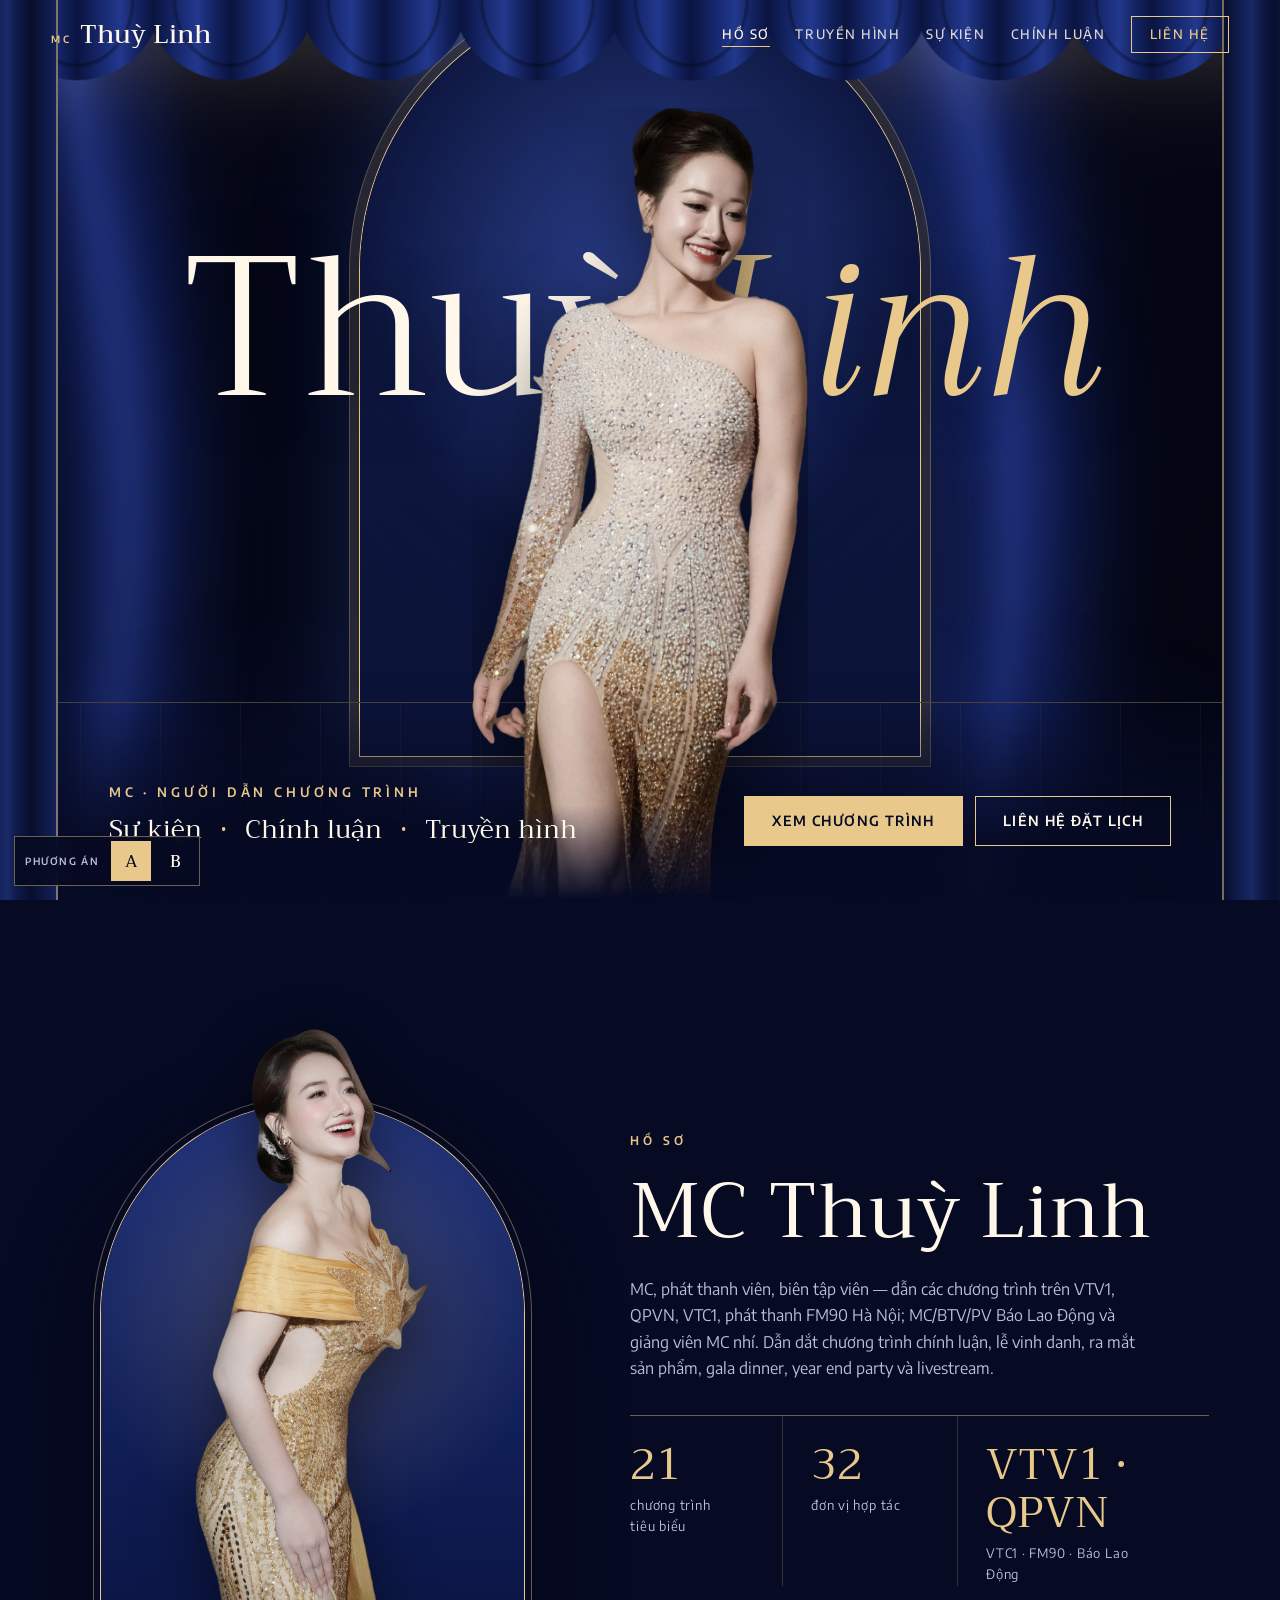
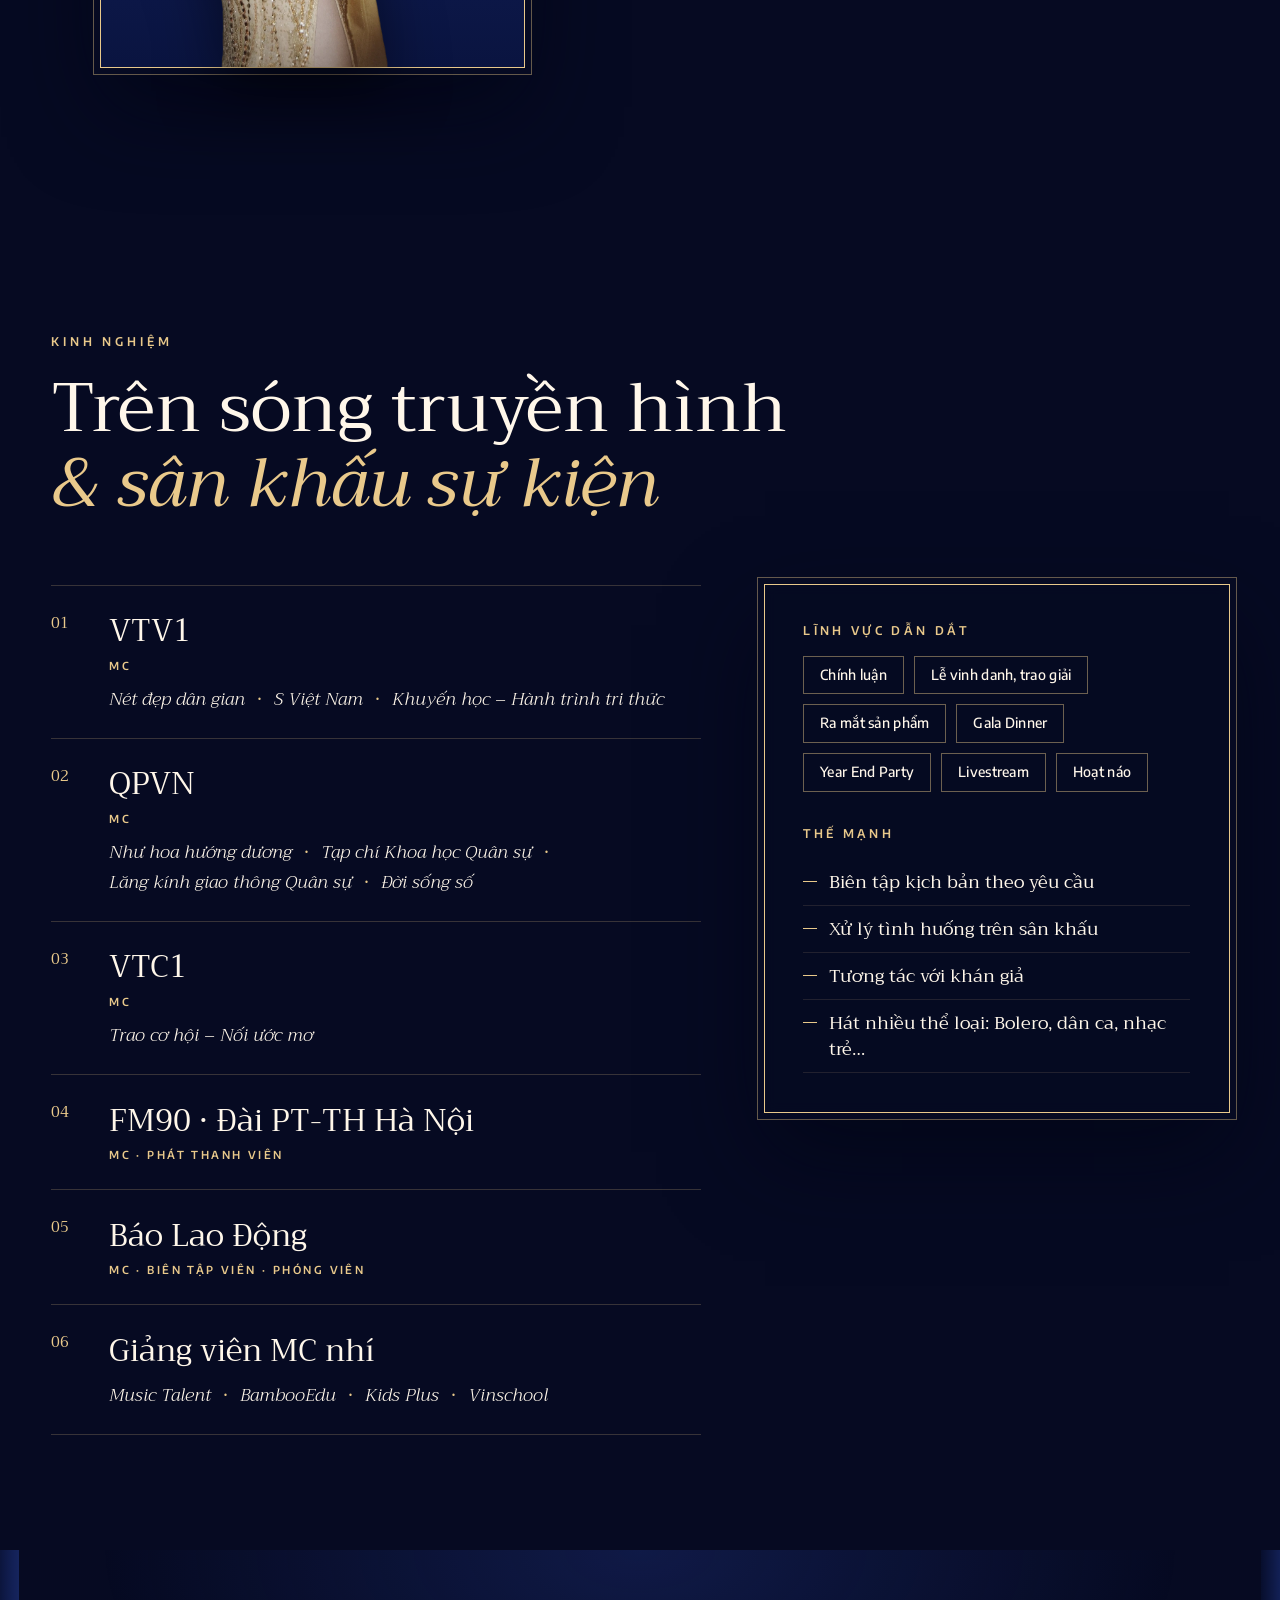
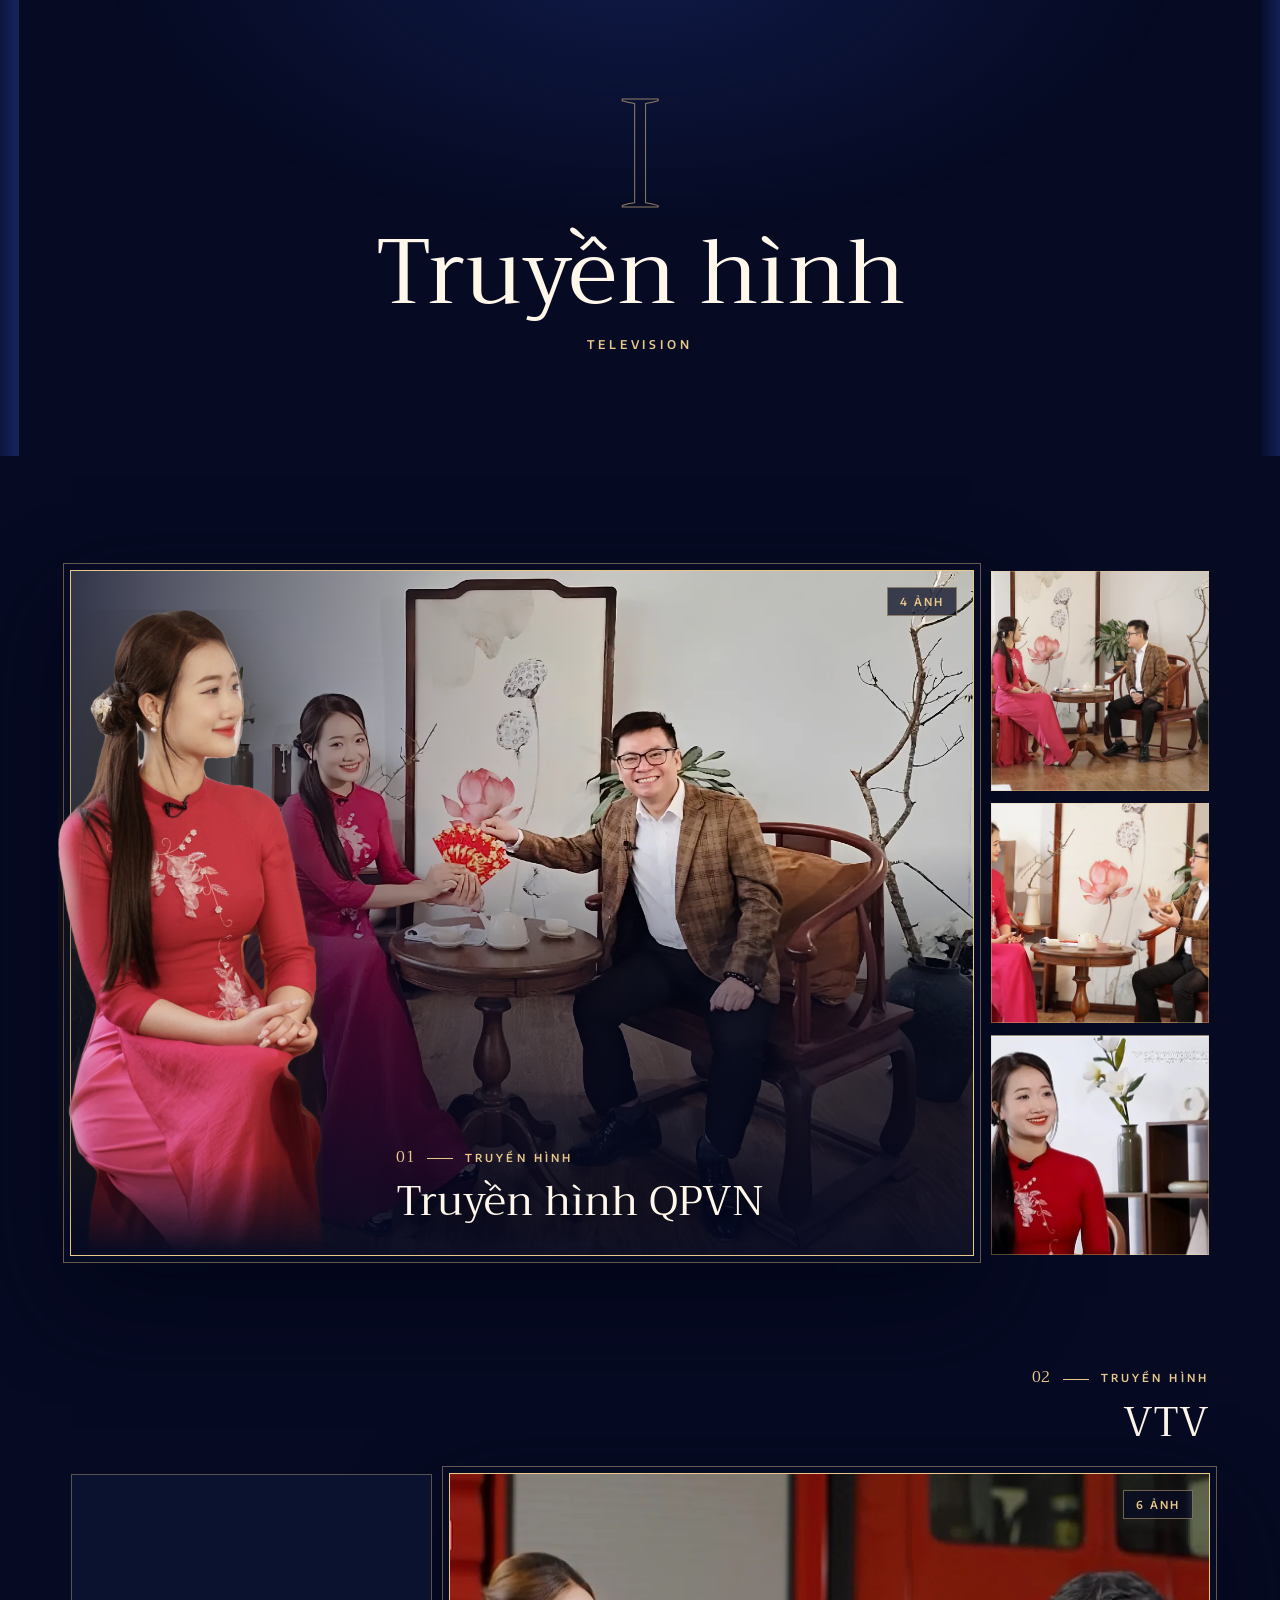
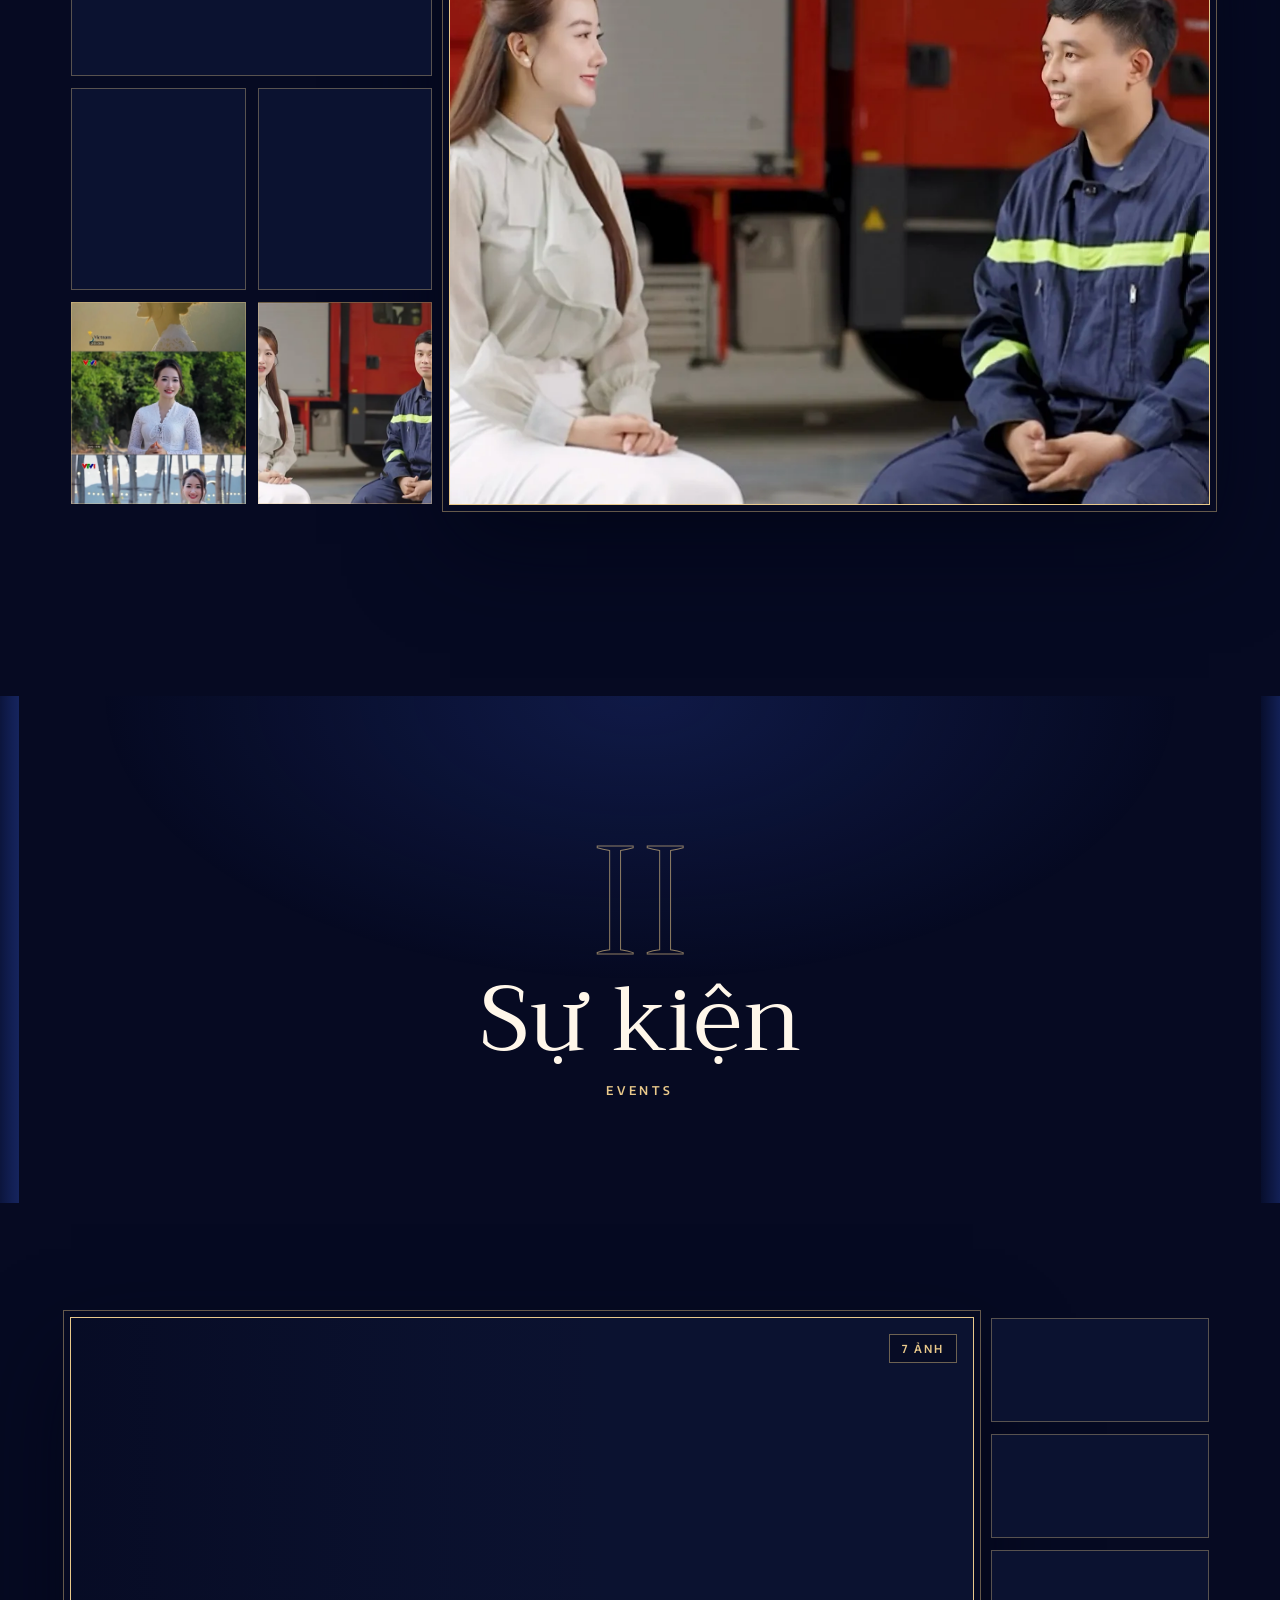
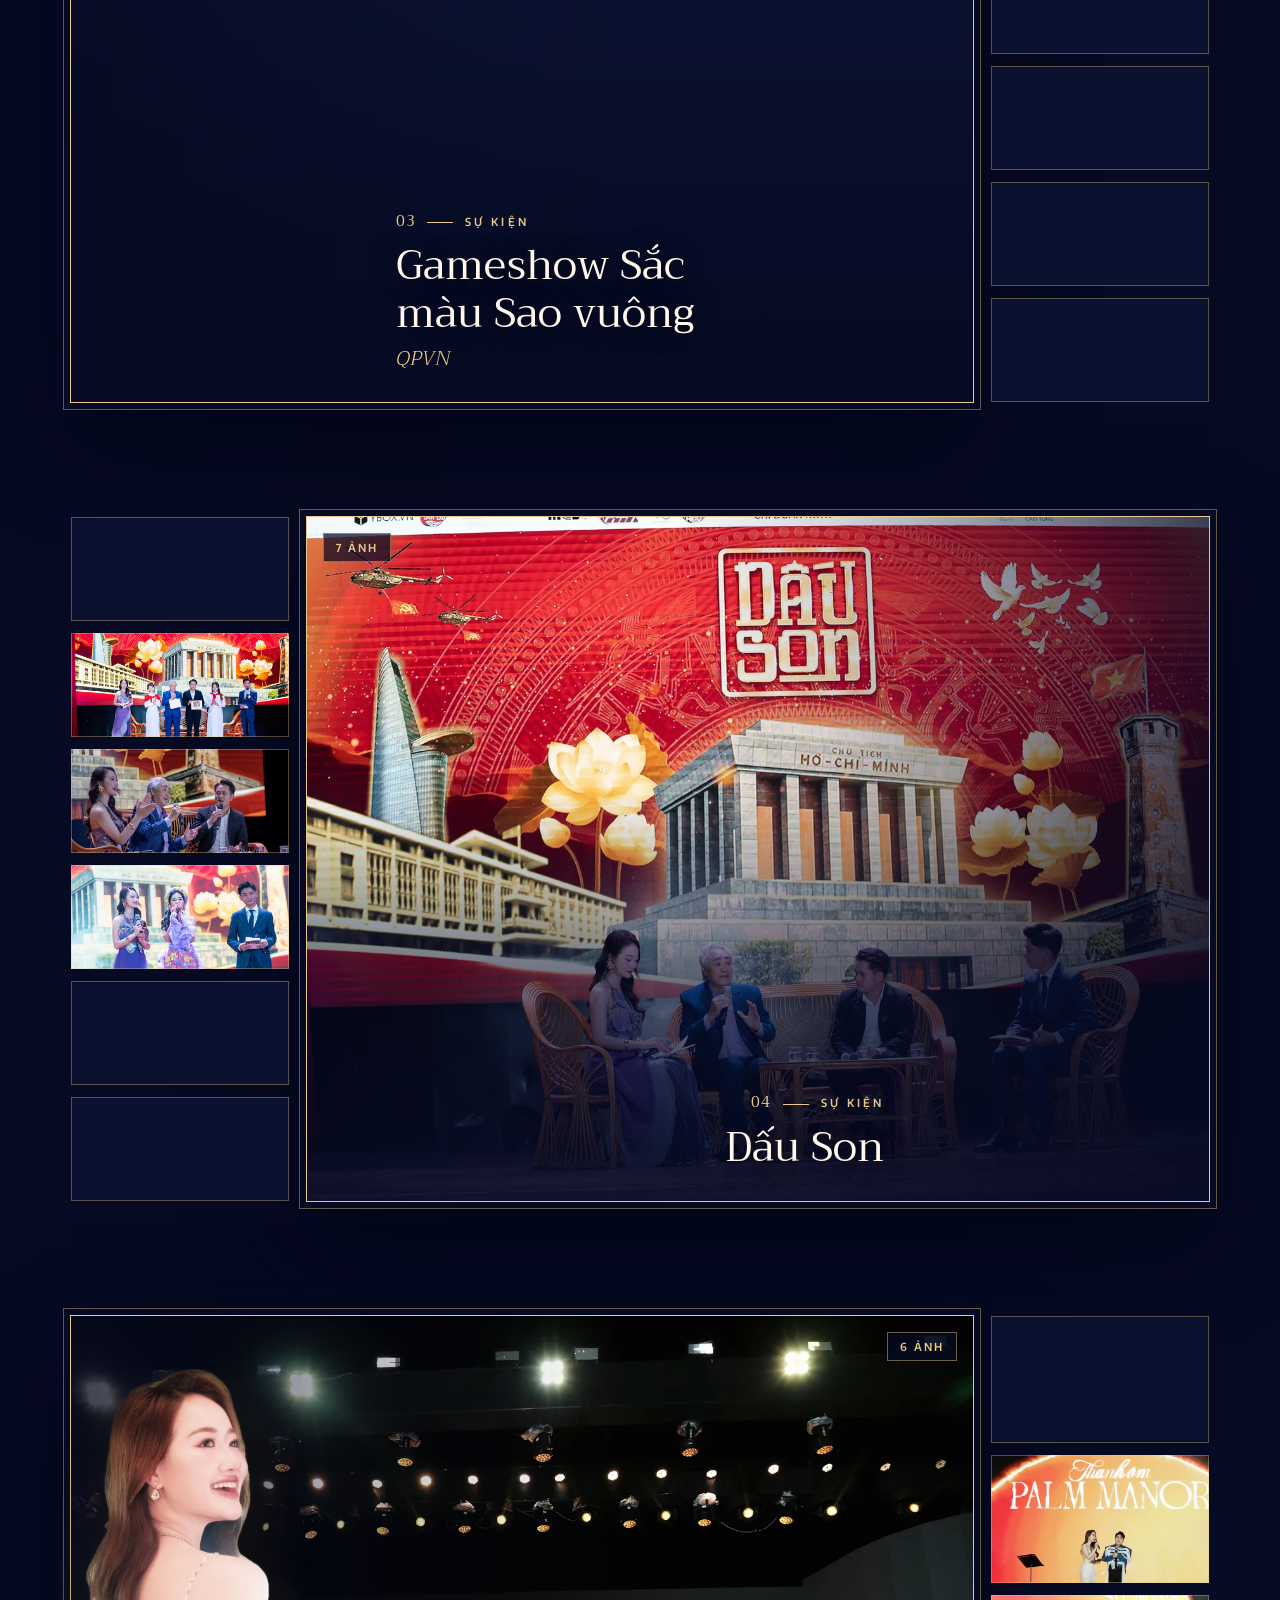
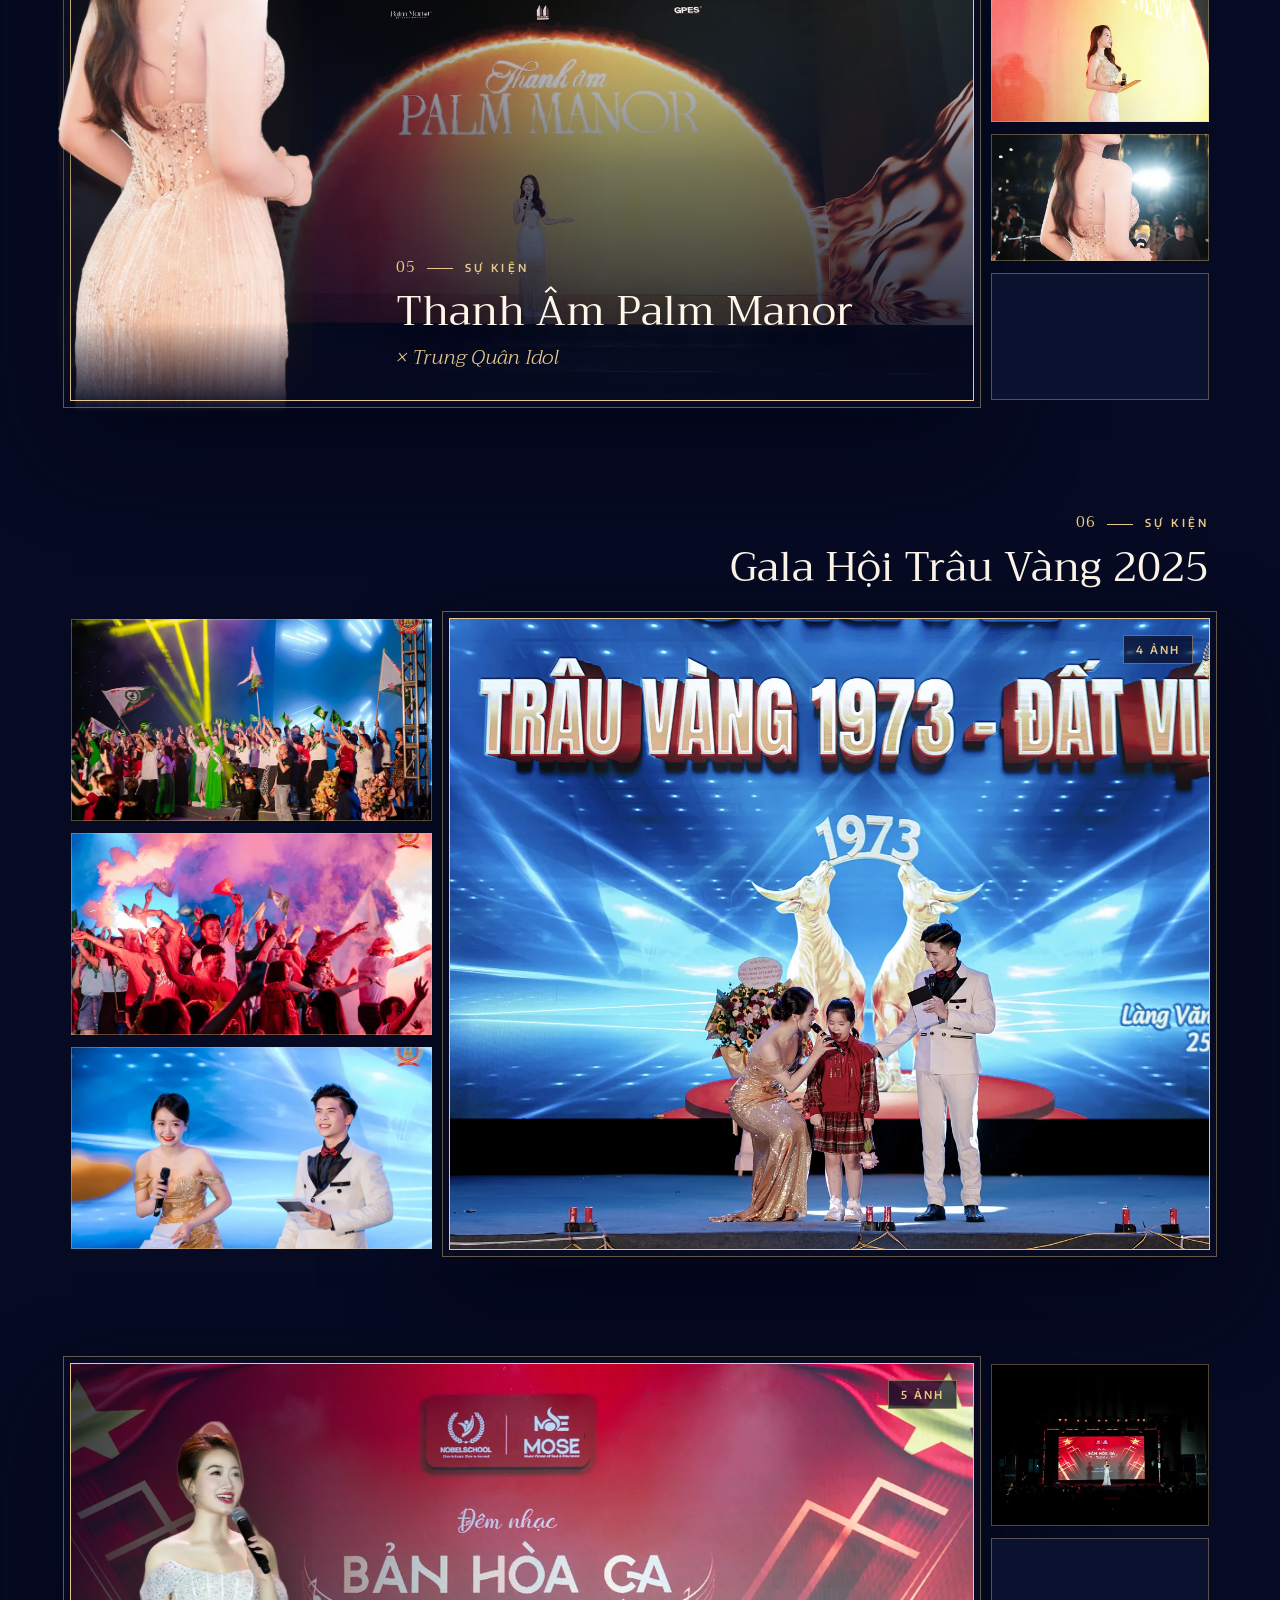
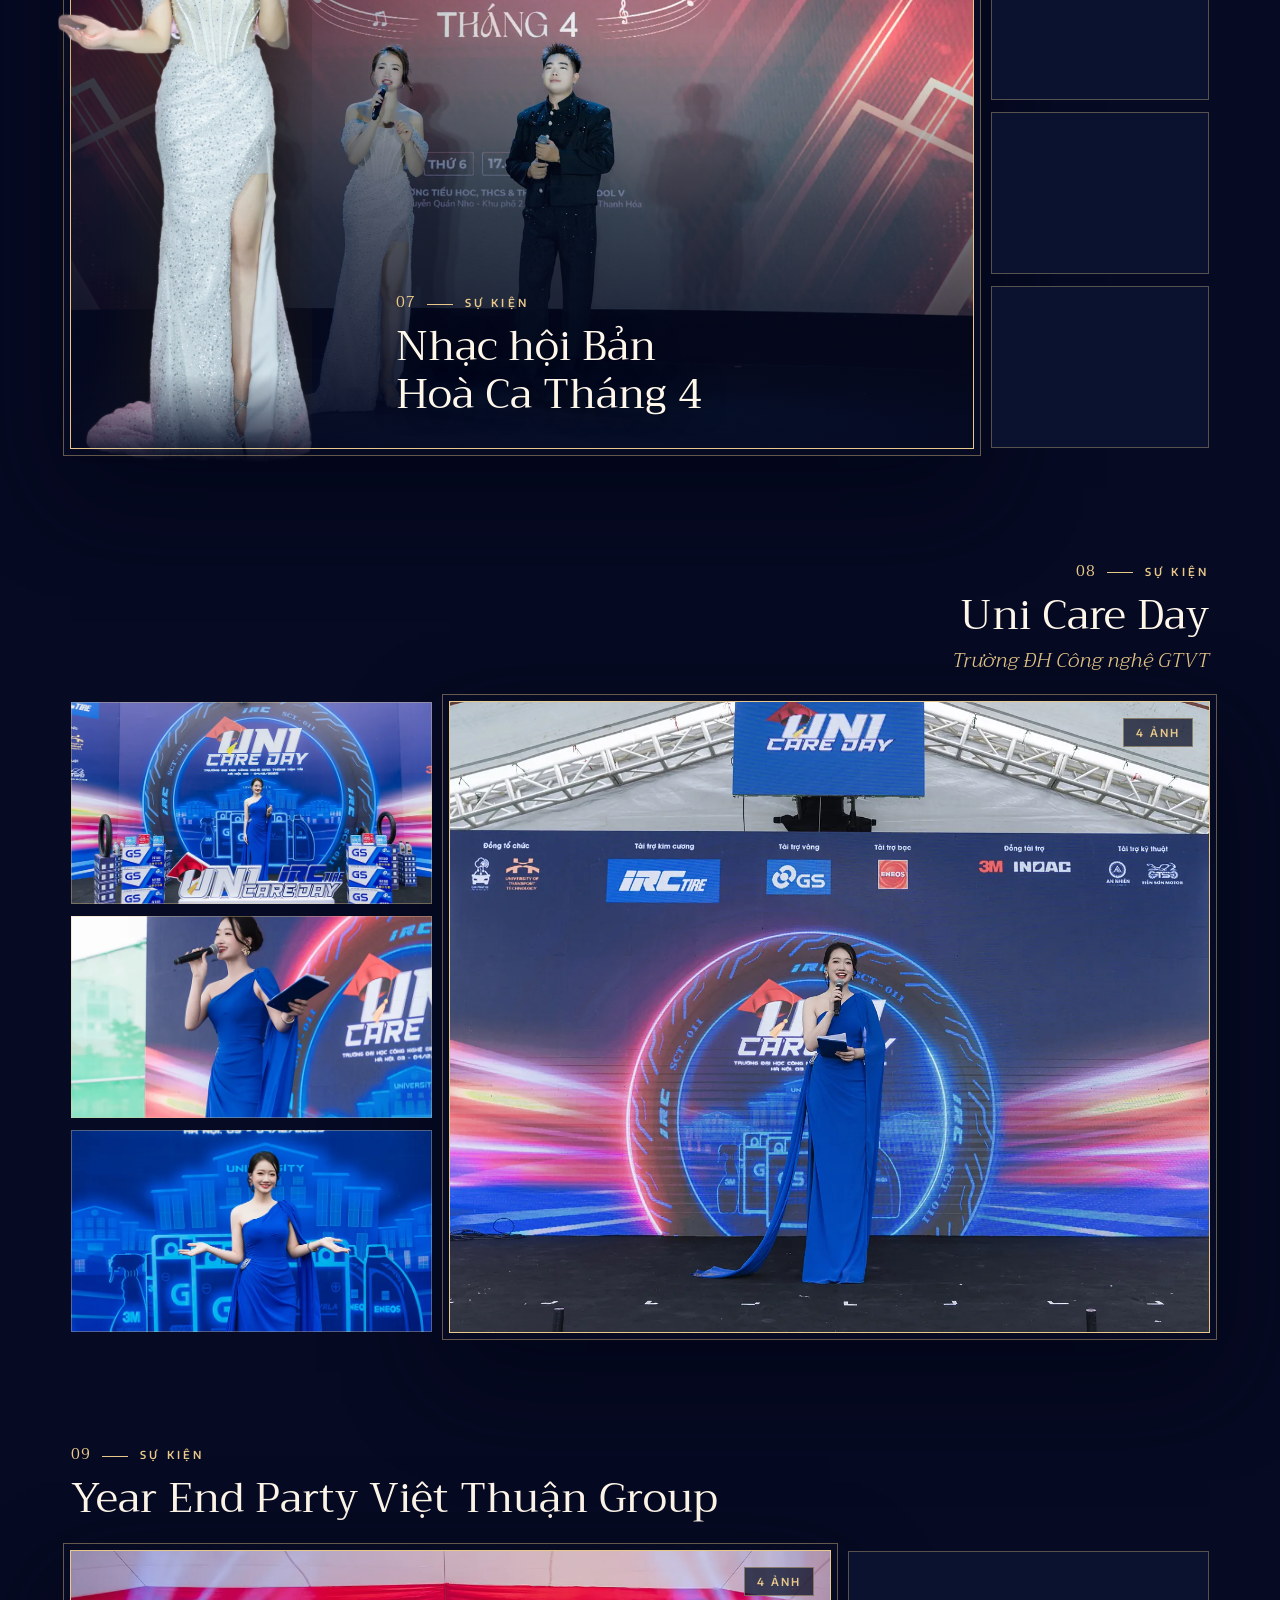
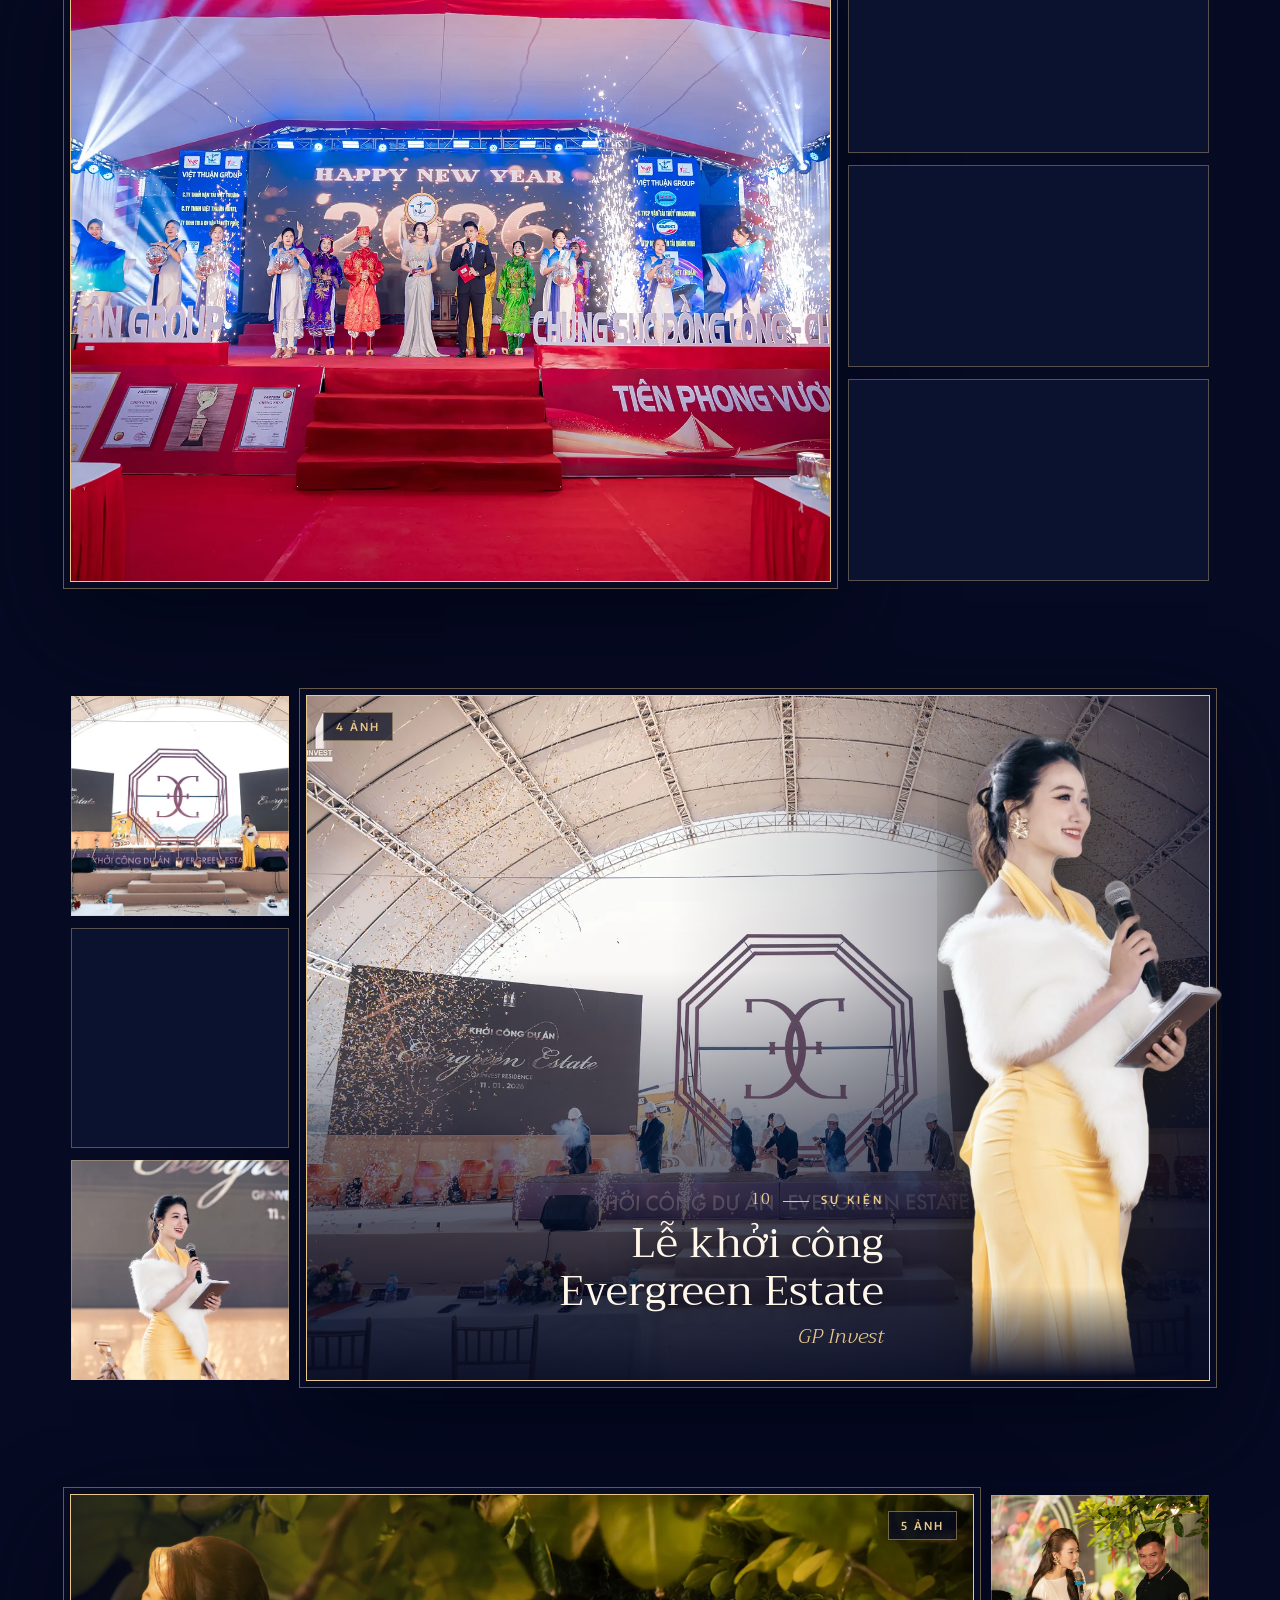
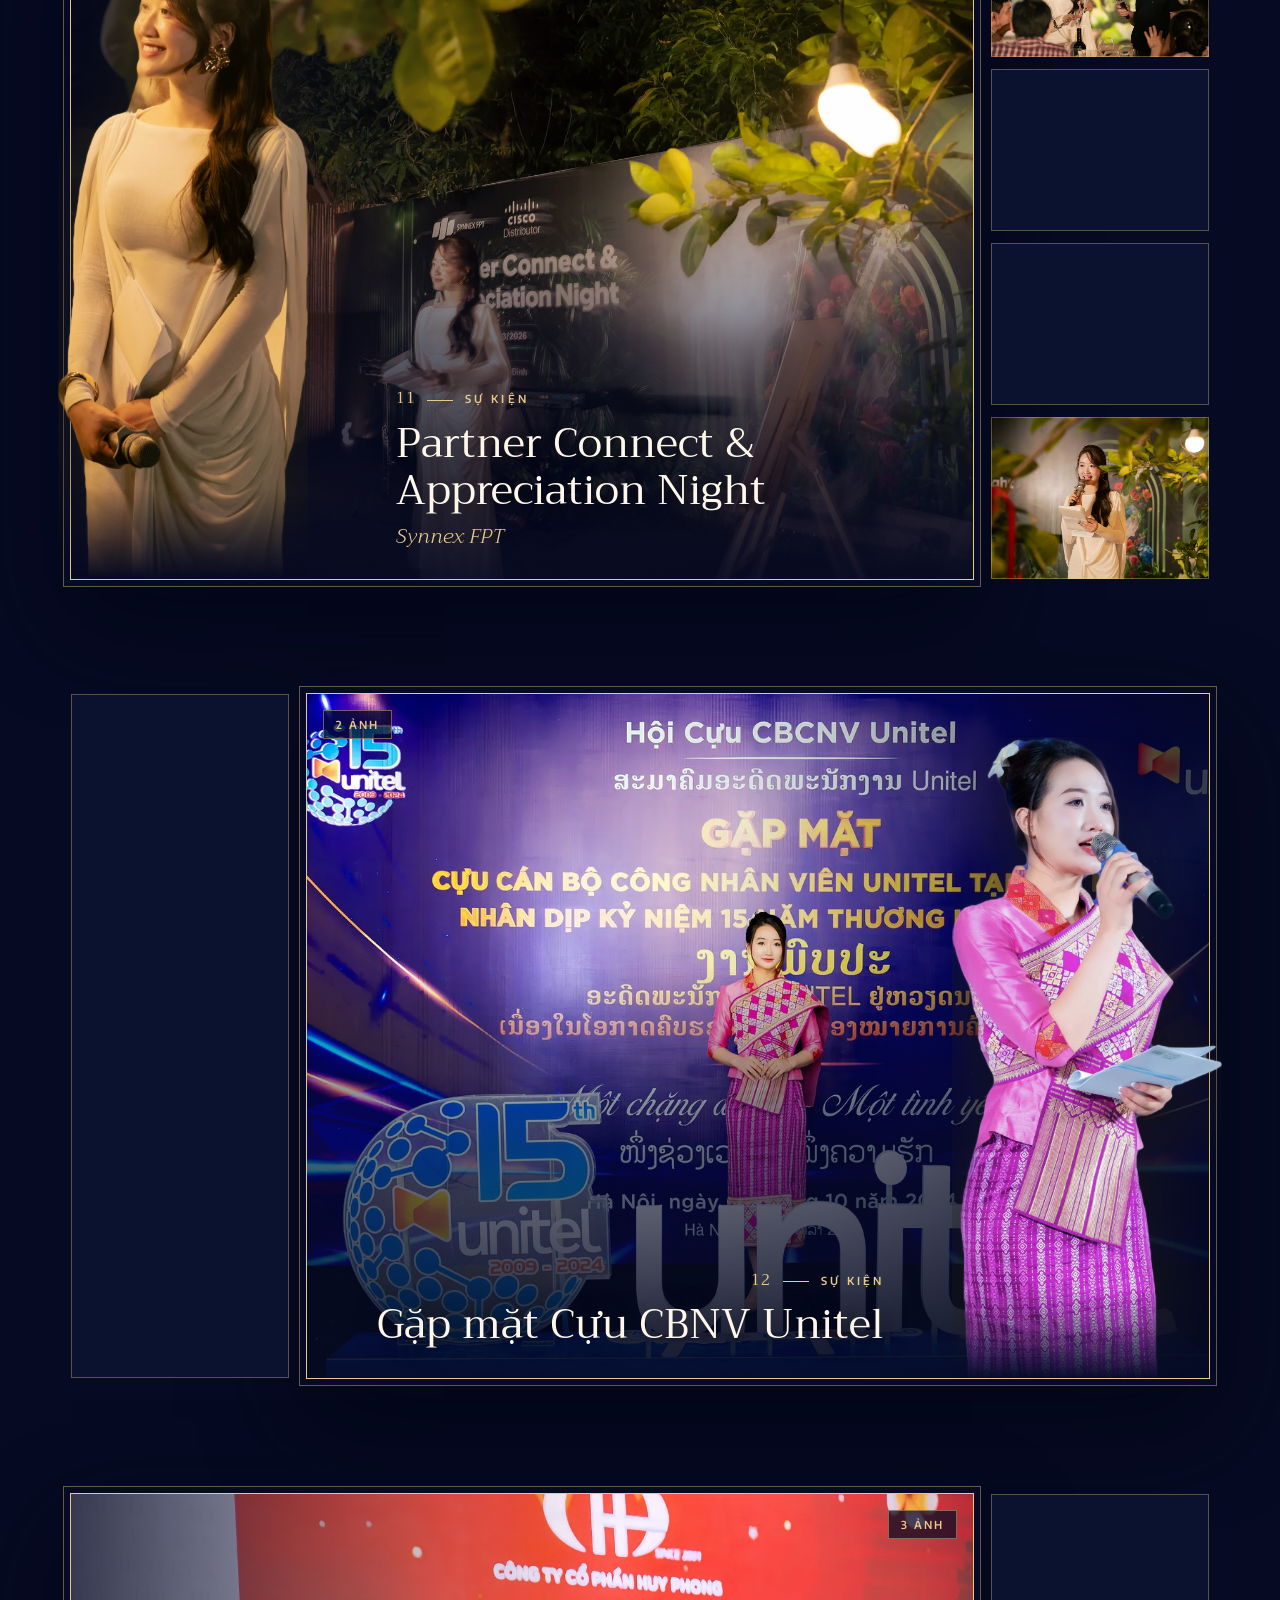
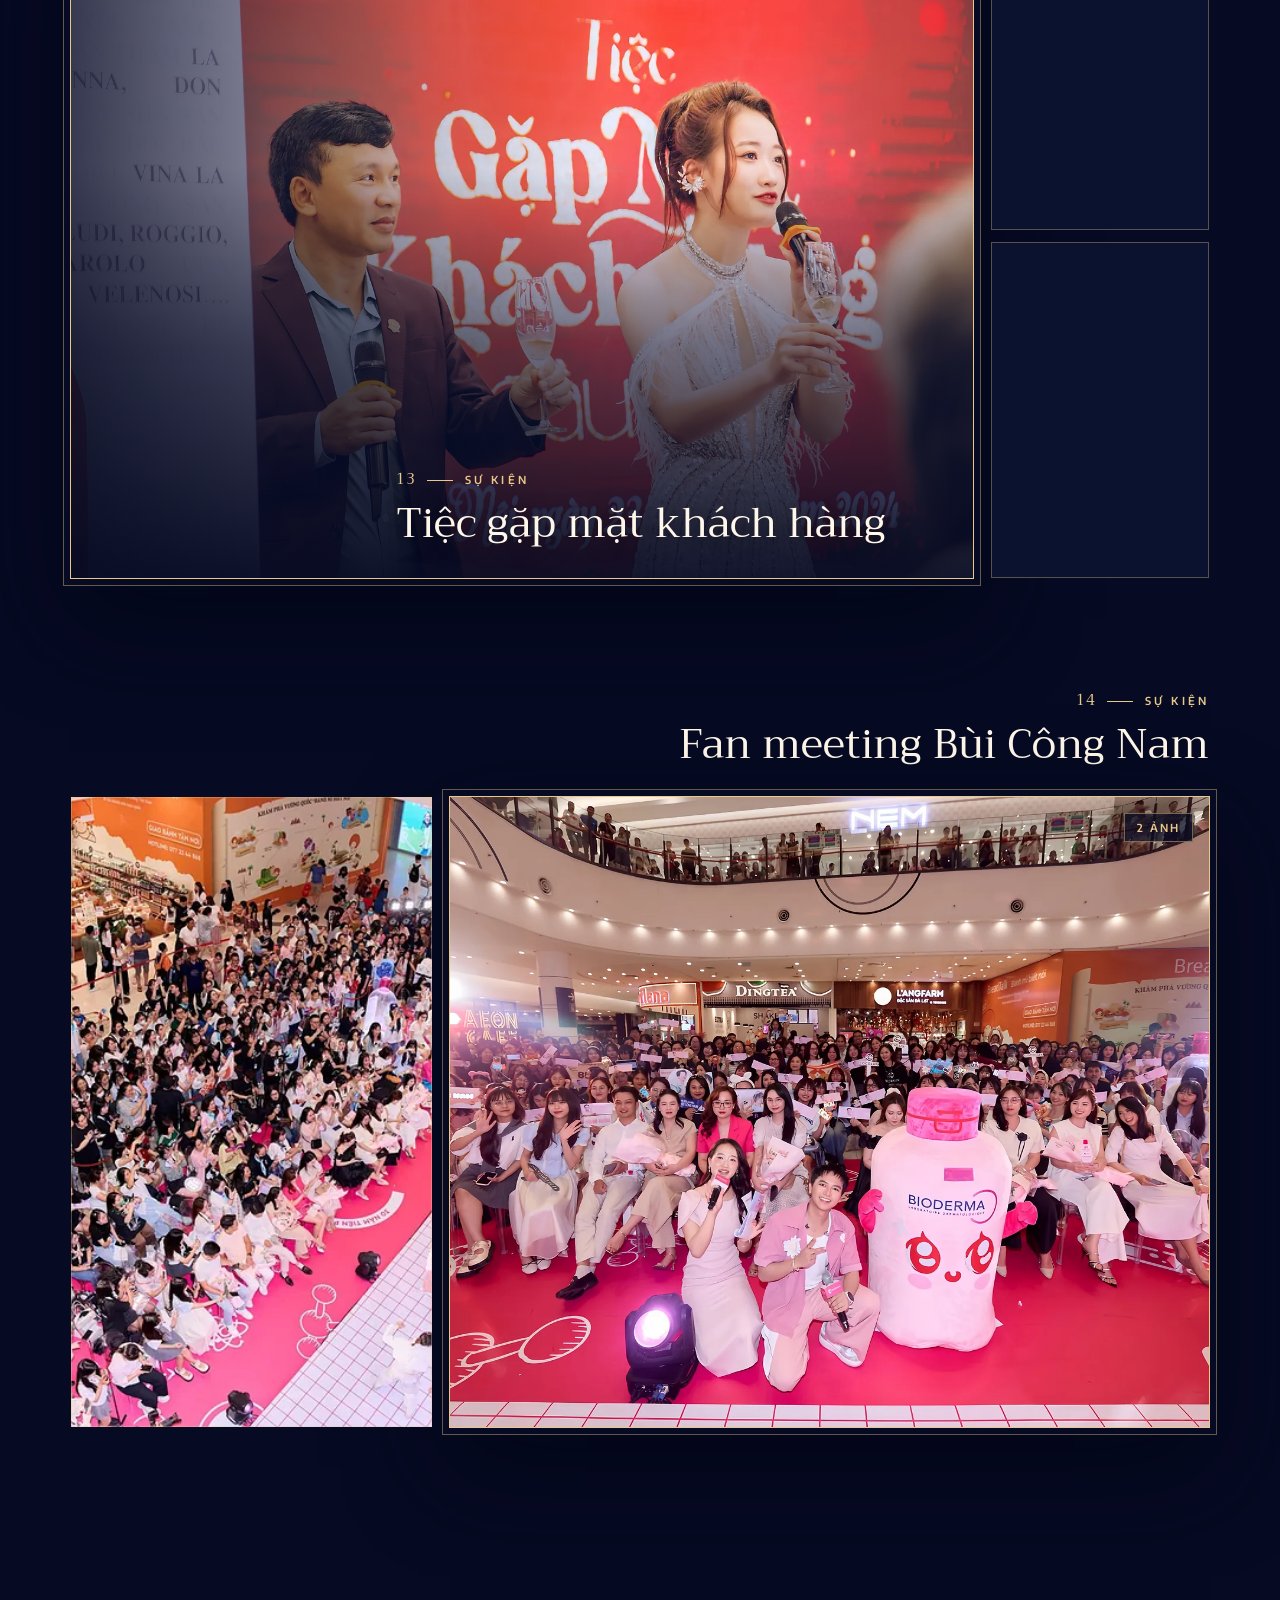
<file: index.html>
<!doctype html>
<html lang="vi">
<head>
<meta charset="utf-8">
<meta name="viewport" content="width=device-width, initial-scale=1, viewport-fit=cover">
<title>MC Thuỳ Linh — Sự kiện · Chính luận · Truyền hình</title>
<meta name="description" content="MC Thuỳ Linh – người dẫn chương trình sự kiện, chính luận và truyền hình. Hồ sơ 21 chương trình tiêu biểu.">
<meta name="theme-color" content="#060A22">
<meta property="og:type" content="website">
<meta property="og:title" content="MC Thuỳ Linh — Người dẫn chương trình">
<meta property="og:description" content="Sự kiện · Chính luận · Truyền hình · 21 chương trình tiêu biểu">
<meta property="og:image" content="assets/img/lookbook/img-9850-1600.webp">
<link rel="preconnect" href="https://fonts.googleapis.com">
<link rel="preconnect" href="https://fonts.gstatic.com" crossorigin>
<link href="https://fonts.googleapis.com/css2?family=Trirong:ital,wght@0,300;0,400;0,500;0,600;1,300;1,400&family=Encode+Sans:wght@400;500;600&display=swap&subset=vietnamese" rel="stylesheet">
<link rel="preload" as="image" href="assets/cutouts/hero-sm.webp" imagesrcset="assets/cutouts/hero-sm.webp 340w, assets/cutouts/hero.webp 764w" imagesizes="(max-width: 760px) 90vw, 40vw">
<link rel="stylesheet" href="style.css?v=7a13393a">
<script>document.documentElement.classList.add('js');setTimeout(function(){if(!window.__tl)document.documentElement.classList.remove('js')},4000)</script>
</head>
<body>
<canvas class="bgfx" aria-hidden="true"></canvas>
<a class="skip" href="#main">Bỏ qua, tới nội dung chính</a>

<header class="top" id="top-bar">
  <a class="brand" href="#top" aria-label="MC Thuỳ Linh – về đầu trang"><small>MC</small>Thuỳ Linh</a>
  <nav class="nav" id="nav" aria-label="Điều hướng chính">
    <a href="#ho-so">Hồ sơ</a><a href="#truyen-hinh">Truyền hình</a><a href="#su-kien">Sự kiện</a><a href="#chinh-luan">Chính luận</a><a href="#lien-he" class="nav-cta">Liên hệ</a>
  </nav>
  <button class="menu-btn" type="button" aria-expanded="false" aria-controls="nav"><span class="menu-ico" aria-hidden="true"></span><span class="menu-txt">Menu</span></button>
</header>

<main id="main">
<section class="hero" id="top" data-ch="0" aria-label="Giới thiệu">
  <div class="hero-stage" aria-hidden="true">
    <div class="valance"></div>
    <div class="spot spot-a"></div><div class="spot spot-b"></div>
    <div class="arch"></div>
    <div class="floor"></div>
    
  </div>
  <p class="hero-name" aria-hidden="true"><span>Thuỳ</span><span>Linh</span></p>
  <img class="hero-cut" src="assets/cutouts/hero-sm.webp" srcset="assets/cutouts/hero-sm.webp 340w, assets/cutouts/hero.webp 764w" sizes="(max-width: 760px) 90vw, 40vw" width="764" height="1800" fetchpriority="high" alt="MC Thuỳ Linh trong đầm dạ hội đính kết ánh champagne">
  <div class="hero-copy">
    <div class="hero-txt">
      <h1><span class="hk">MC · Người dẫn chương trình</span><span class="sr">MC Thuỳ Linh</span></h1>
      <p class="hero-fields"><span>Sự kiện</span><span>Chính luận</span><span>Truyền hình</span></p>
    </div>
    <div class="hero-cta">
      <a class="btn" href="#truyen-hinh">Xem chương trình</a>
      <a class="btn btn-o" href="#lien-he">Liên hệ đặt lịch</a>
    </div>
  </div>
  <div class="curtain curtain-l" aria-hidden="true"></div>
  <div class="curtain curtain-r" aria-hidden="true"></div>
  <a class="scroll-cue" href="#ho-so" aria-label="Cuộn xuống phần Hồ sơ"><span></span></a>
</section>

<section class="about" id="ho-so" data-ch="0" aria-labelledby="h-about">
  <div class="about-art reveal">
    <div class="about-arch"></div>
    <img src="assets/cutouts/gold-sm.webp" srcset="assets/cutouts/gold-sm.webp 292w, assets/cutouts/gold.webp 657w" sizes="(max-width: 760px) 70vw, 30vw" width="657" height="1800" loading="lazy" decoding="async" alt="MC Thuỳ Linh trong đầm vàng ánh kim">
  </div>
  <div class="about-copy reveal">
    <p class="eyebrow">Hồ sơ</p>
    <h2 id="h-about">MC Thuỳ Linh</h2>
    <p class="about-bio">MC, phát thanh viên, biên tập viên — dẫn các chương trình trên VTV1, QPVN, VTC1, phát thanh FM90 Hà Nội; MC/BTV/PV Báo Lao Động và giảng viên MC nhí. Dẫn dắt chương trình chính luận, lễ vinh danh, ra mắt sản phẩm, gala dinner, year end party và livestream.</p>
    <dl class="facts">
      <div><dt>21</dt><dd>chương trình tiêu biểu</dd></div>
      <div><dt>32</dt><dd>đơn vị hợp tác</dd></div>
      <div><dt>VTV1 · QPVN</dt><dd>VTC1 · FM90 · Báo Lao Động</dd></div>
    </dl>
  </div>
</section>


<section class="xp" id="kinh-nghiem" aria-labelledby="h-xp">
  <div class="xp-in">
    <header class="xp-head reveal"><p class="eyebrow">Kinh nghiệm</p><h2 id="h-xp">Trên sóng truyền hình<br><em>&amp; sân khấu sự kiện</em></h2></header>
    <ol class="xp-list"><li class="xp-item reveal"><p class="xp-org">VTV1</p><p class="xp-role">MC</p><ul class="xp-progs"><li>Nét đẹp dân gian</li><li>S Việt Nam</li><li>Khuyến học – Hành trình tri thức</li></ul></li><li class="xp-item reveal"><p class="xp-org">QPVN</p><p class="xp-role">MC</p><ul class="xp-progs"><li>Như hoa hướng dương</li><li>Tạp chí Khoa học Quân sự</li><li>Lăng kính giao thông Quân sự</li><li>Đời sống số</li></ul></li><li class="xp-item reveal"><p class="xp-org">VTC1</p><p class="xp-role">MC</p><ul class="xp-progs"><li>Trao cơ hội – Nối ước mơ</li></ul></li><li class="xp-item reveal"><p class="xp-org">FM90 · Đài PT-TH Hà Nội</p><p class="xp-role">MC · Phát thanh viên</p></li><li class="xp-item reveal"><p class="xp-org">Báo Lao Động</p><p class="xp-role">MC · Biên tập viên · Phóng viên</p></li><li class="xp-item reveal"><p class="xp-org">Giảng viên MC nhí</p><ul class="xp-progs"><li>Music Talent</li><li>BambooEdu</li><li>Kids Plus</li><li>Vinschool</li></ul></li></ol>
    <div class="xp-side reveal">
      <h3 class="xp-h3">Lĩnh vực dẫn dắt</h3>
      <ul class="xp-chips"><li>Chính luận</li><li>Lễ vinh danh, trao giải</li><li>Ra mắt sản phẩm</li><li>Gala Dinner</li><li>Year End Party</li><li>Livestream</li><li>Hoạt náo</li></ul>
      <h3 class="xp-h3">Thế mạnh</h3>
      <ul class="xp-skills"><li>Biên tập kịch bản theo yêu cầu</li><li>Xử lý tình huống trên sân khấu</li><li>Tương tác với khán giả</li><li>Hát nhiều thể loại: Bolero, dân ca, nhạc trẻ…</li></ul>
    </div>
  </div>
</section>

<div class="programs" id="chuong-trinh">

<section class="chapter" id="truyen-hinh" data-ch="1" aria-labelledby="h-truyen-hinh">
  <div class="chap reveal-curtain">
    <span class="chap-roman" aria-hidden="true">I</span>
    <h2 class="chap-title" id="h-truyen-hinh">Truyền hình</h2>
    <p class="chap-en">Television</p>
  </div>
  <div class="chap-body">
<article class="pg pg-cutout  reveal" id="qpvn" data-gallery="qpvn" data-title="Truyền hình QPVN" aria-labelledby="t-qpvn">
  <div class="pg-stage">
    <div class="pg-frame"><button class="pg-main" type="button" data-full="assets/img/qpvn/img-2349-1600.webp" data-w="1600" data-h="1196" data-alt="MC Thuỳ Linh dẫn chương trình Truyền hình QPVN – toàn cảnh" aria-label="Xem ảnh lớn Truyền hình QPVN"><img class="" src="assets/img/qpvn/img-2349-800.webp" srcset="assets/img/qpvn/img-2349-800.webp 800w, assets/img/qpvn/img-2349-1600.webp 1600w" sizes="(max-width: 760px) 100vw, 70vw" width="1600" height="1196" loading="lazy" decoding="async" alt="MC Thuỳ Linh dẫn chương trình Truyền hình QPVN – toàn cảnh"></button></div>
    <img class="pg-cut" src="assets/cutouts/qpvn-sm.webp" srcset="assets/cutouts/qpvn-sm.webp 331w, assets/cutouts/qpvn.webp 744w" sizes="(max-width: 760px) 46vw, 30vw" width="744" height="1800" loading="lazy" decoding="async" alt="" aria-hidden="true">
    <header class="pg-cap">
      <p class="pg-kicker"><span class="pg-num">01</span><span class="pg-ch">Truyền hình</span></p>
      <h3 class="pg-title" id="t-qpvn">Truyền hình QPVN</h3>
      
    </header>
    <span class="pg-count" aria-hidden="true">4 ảnh</span>
  </div>
  <div class="pg-thumbs" data-count="3"><button class="pg-thumb" type="button" data-full="assets/img/qpvn/dsc02521-1600.webp" data-w="1600" data-h="939" data-alt="Truyền hình QPVN – ảnh 2" aria-label="Xem ảnh 2 của Truyền hình QPVN"><img class="" src="assets/img/qpvn/dsc02521-800.webp" srcset="assets/img/qpvn/dsc02521-800.webp 800w, assets/img/qpvn/dsc02521-1600.webp 1600w" sizes="(max-width: 760px) 42vw, 220px" width="1600" height="939" loading="lazy" decoding="async" alt=""></button><button class="pg-thumb" type="button" data-full="assets/img/qpvn/dsc02529-1600.webp" data-w="1600" data-h="900" data-alt="Truyền hình QPVN – ảnh 3" aria-label="Xem ảnh 3 của Truyền hình QPVN"><img class="" src="assets/img/qpvn/dsc02529-800.webp" srcset="assets/img/qpvn/dsc02529-800.webp 800w, assets/img/qpvn/dsc02529-1600.webp 1600w" sizes="(max-width: 760px) 42vw, 220px" width="1600" height="900" loading="lazy" decoding="async" alt=""></button><button class="pg-thumb" type="button" data-full="assets/img/qpvn/img-3284-1600.webp" data-w="1600" data-h="900" data-alt="Truyền hình QPVN – ảnh 4" aria-label="Xem ảnh 4 của Truyền hình QPVN"><img class="" src="assets/img/qpvn/img-3284-800.webp" srcset="assets/img/qpvn/img-3284-800.webp 800w, assets/img/qpvn/img-3284-1600.webp 1600w" sizes="(max-width: 760px) 42vw, 220px" width="1600" height="900" loading="lazy" decoding="async" alt=""></button></div>
</article>
<article class="pg pg-plain reveal" id="vtv" data-gallery="vtv" data-title="VTV" aria-labelledby="t-vtv">
  <header class="pg-head">
    <p class="pg-kicker"><span class="pg-num">02</span><span class="pg-ch">Truyền hình</span></p>
    <h3 class="pg-title" id="t-vtv">VTV</h3>
    
  </header>
  <div class="pg-mosaic" data-count="5">
    <div class="pg-frame"><button class="pg-main" type="button" data-full="assets/img/vtv/quality-restoration-20260625122310321-1600.webp" data-w="1600" data-h="900" data-alt="MC Thuỳ Linh dẫn chương trình VTV – toàn cảnh" aria-label="Xem ảnh lớn VTV"><img class="" src="assets/img/vtv/quality-restoration-20260625122310321-800.webp" srcset="assets/img/vtv/quality-restoration-20260625122310321-800.webp 800w, assets/img/vtv/quality-restoration-20260625122310321-1600.webp 1600w" sizes="(max-width: 760px) 100vw, 70vw" width="1600" height="900" loading="lazy" decoding="async" alt="MC Thuỳ Linh dẫn chương trình VTV – toàn cảnh"></button><span class="pg-count" aria-hidden="true">6 ảnh</span></div>
    <div class="pg-thumbs"><button class="pg-thumb" type="button" data-full="assets/img/vtv/quality-restoration-20260625121901602-1600.webp" data-w="1600" data-h="899" data-alt="VTV – ảnh 2" aria-label="Xem ảnh 2 của VTV"><img class="" src="assets/img/vtv/quality-restoration-20260625121901602-800.webp" srcset="assets/img/vtv/quality-restoration-20260625121901602-800.webp 800w, assets/img/vtv/quality-restoration-20260625121901602-1600.webp 1600w" sizes="(max-width: 760px) 42vw, 220px" width="1600" height="899" loading="lazy" decoding="async" alt=""></button><button class="pg-thumb" type="button" data-full="assets/img/vtv/img-4747-1600.webp" data-w="1600" data-h="2844" data-alt="VTV – ảnh 3" aria-label="Xem ảnh 3 của VTV"><img class="" src="assets/img/vtv/img-4747-800.webp" srcset="assets/img/vtv/img-4747-800.webp 800w, assets/img/vtv/img-4747-1600.webp 1600w" sizes="(max-width: 760px) 42vw, 220px" width="1600" height="2844" loading="lazy" decoding="async" alt=""></button><button class="pg-thumb" type="button" data-full="assets/img/vtv/img-4748-1600.webp" data-w="1600" data-h="2844" data-alt="VTV – ảnh 4" aria-label="Xem ảnh 4 của VTV"><img class="" src="assets/img/vtv/img-4748-800.webp" srcset="assets/img/vtv/img-4748-800.webp 800w, assets/img/vtv/img-4748-1600.webp 1600w" sizes="(max-width: 760px) 42vw, 220px" width="1600" height="2844" loading="lazy" decoding="async" alt=""></button><button class="pg-thumb" type="button" data-full="assets/img/vtv/img-4749-1600.webp" data-w="1600" data-h="2844" data-alt="VTV – ảnh 5" aria-label="Xem ảnh 5 của VTV"><img class="" src="assets/img/vtv/img-4749-800.webp" srcset="assets/img/vtv/img-4749-800.webp 800w, assets/img/vtv/img-4749-1600.webp 1600w" sizes="(max-width: 760px) 42vw, 220px" width="1600" height="2844" loading="lazy" decoding="async" alt=""></button><button class="pg-thumb" type="button" data-full="assets/img/vtv/quality-restoration-20260625122701185-1600.webp" data-w="1600" data-h="900" data-alt="VTV – ảnh 6" aria-label="Xem ảnh 6 của VTV"><img class="" src="assets/img/vtv/quality-restoration-20260625122701185-800.webp" srcset="assets/img/vtv/quality-restoration-20260625122701185-800.webp 800w, assets/img/vtv/quality-restoration-20260625122701185-1600.webp 1600w" sizes="(max-width: 760px) 42vw, 220px" width="1600" height="900" loading="lazy" decoding="async" alt=""></button></div>
  </div>
</article></div>
</section>
<section class="chapter" id="su-kien" data-ch="2" aria-labelledby="h-su-kien">
  <div class="chap reveal-curtain">
    <span class="chap-roman" aria-hidden="true">II</span>
    <h2 class="chap-title" id="h-su-kien">Sự kiện</h2>
    <p class="chap-en">Events</p>
  </div>
  <div class="chap-body">
<article class="pg pg-cutout  reveal" id="sac-mau-sao-vuong" data-gallery="sac-mau-sao-vuong" data-title="Gameshow Sắc màu Sao vuông" aria-labelledby="t-sac-mau-sao-vuong">
  <div class="pg-stage">
    <div class="pg-frame"><button class="pg-main" type="button" data-full="assets/img/sac-mau-sao-vuong/hd107625-1600.webp" data-w="1600" data-h="1067" data-alt="MC Thuỳ Linh dẫn chương trình Gameshow Sắc màu Sao vuông – toàn cảnh" aria-label="Xem ảnh lớn Gameshow Sắc màu Sao vuông"><img class="" src="assets/img/sac-mau-sao-vuong/hd107625-800.webp" srcset="assets/img/sac-mau-sao-vuong/hd107625-800.webp 800w, assets/img/sac-mau-sao-vuong/hd107625-1600.webp 1600w" sizes="(max-width: 760px) 100vw, 70vw" width="1600" height="1067" loading="lazy" decoding="async" alt="MC Thuỳ Linh dẫn chương trình Gameshow Sắc màu Sao vuông – toàn cảnh"></button></div>
    <img class="pg-cut" src="assets/cutouts/sao-vuong-sm.webp" srcset="assets/cutouts/sao-vuong-sm.webp 392w, assets/cutouts/sao-vuong.webp 883w" sizes="(max-width: 760px) 46vw, 30vw" width="883" height="1800" loading="lazy" decoding="async" alt="" aria-hidden="true">
    <header class="pg-cap">
      <p class="pg-kicker"><span class="pg-num">03</span><span class="pg-ch">Sự kiện</span></p>
      <h3 class="pg-title" id="t-sac-mau-sao-vuong">Gameshow Sắc màu Sao vuông</h3>
      <span class="pg-sub">QPVN</span>
    </header>
    <span class="pg-count" aria-hidden="true">7 ảnh</span>
  </div>
  <div class="pg-thumbs" data-count="6"><button class="pg-thumb" type="button" data-full="assets/img/sac-mau-sao-vuong/img-7731-1600.webp" data-w="1600" data-h="1066" data-alt="Gameshow Sắc màu Sao vuông – ảnh 2" aria-label="Xem ảnh 2 của Gameshow Sắc màu Sao vuông"><img class="" src="assets/img/sac-mau-sao-vuong/img-7731-800.webp" srcset="assets/img/sac-mau-sao-vuong/img-7731-800.webp 800w, assets/img/sac-mau-sao-vuong/img-7731-1600.webp 1600w" sizes="(max-width: 760px) 42vw, 220px" width="1600" height="1066" loading="lazy" decoding="async" alt=""></button><button class="pg-thumb" type="button" data-full="assets/img/sac-mau-sao-vuong/img-7841-1600.webp" data-w="1600" data-h="1067" data-alt="Gameshow Sắc màu Sao vuông – ảnh 3" aria-label="Xem ảnh 3 của Gameshow Sắc màu Sao vuông"><img class="" src="assets/img/sac-mau-sao-vuong/img-7841-800.webp" srcset="assets/img/sac-mau-sao-vuong/img-7841-800.webp 800w, assets/img/sac-mau-sao-vuong/img-7841-1600.webp 1600w" sizes="(max-width: 760px) 42vw, 220px" width="1600" height="1067" loading="lazy" decoding="async" alt=""></button><button class="pg-thumb" type="button" data-full="assets/img/sac-mau-sao-vuong/img-7730-1600.webp" data-w="1600" data-h="1066" data-alt="Gameshow Sắc màu Sao vuông – ảnh 4" aria-label="Xem ảnh 4 của Gameshow Sắc màu Sao vuông"><img class="" src="assets/img/sac-mau-sao-vuong/img-7730-800.webp" srcset="assets/img/sac-mau-sao-vuong/img-7730-800.webp 800w, assets/img/sac-mau-sao-vuong/img-7730-1600.webp 1600w" sizes="(max-width: 760px) 42vw, 220px" width="1600" height="1066" loading="lazy" decoding="async" alt=""></button><button class="pg-thumb" type="button" data-full="assets/img/sac-mau-sao-vuong/img-7834-1600.webp" data-w="1600" data-h="2589" data-alt="Gameshow Sắc màu Sao vuông – ảnh 5" aria-label="Xem ảnh 5 của Gameshow Sắc màu Sao vuông"><img class="" src="assets/img/sac-mau-sao-vuong/img-7834-800.webp" srcset="assets/img/sac-mau-sao-vuong/img-7834-800.webp 800w, assets/img/sac-mau-sao-vuong/img-7834-1600.webp 1600w" sizes="(max-width: 760px) 42vw, 220px" width="1600" height="2589" loading="lazy" decoding="async" alt=""></button><button class="pg-thumb" type="button" data-full="assets/img/sac-mau-sao-vuong/vml06118-1600.webp" data-w="1600" data-h="1067" data-alt="Gameshow Sắc màu Sao vuông – ảnh 6" aria-label="Xem ảnh 6 của Gameshow Sắc màu Sao vuông"><img class="" src="assets/img/sac-mau-sao-vuong/vml06118-800.webp" srcset="assets/img/sac-mau-sao-vuong/vml06118-800.webp 800w, assets/img/sac-mau-sao-vuong/vml06118-1600.webp 1600w" sizes="(max-width: 760px) 42vw, 220px" width="1600" height="1067" loading="lazy" decoding="async" alt=""></button><button class="pg-thumb" type="button" data-full="assets/img/sac-mau-sao-vuong/img-7836-1600.webp" data-w="1600" data-h="2380" data-alt="Gameshow Sắc màu Sao vuông – ảnh 7" aria-label="Xem ảnh 7 của Gameshow Sắc màu Sao vuông"><img class="" src="assets/img/sac-mau-sao-vuong/img-7836-800.webp" srcset="assets/img/sac-mau-sao-vuong/img-7836-800.webp 800w, assets/img/sac-mau-sao-vuong/img-7836-1600.webp 1600w" sizes="(max-width: 760px) 42vw, 220px" width="1600" height="2380" loading="lazy" decoding="async" alt=""></button></div>
</article>
<article class="pg pg-cutout is-right reveal" id="dau-son" data-gallery="dau-son" data-title="Dấu Son" aria-labelledby="t-dau-son">
  <div class="pg-stage">
    <div class="pg-frame"><button class="pg-main" type="button" data-full="assets/img/dau-son/img-0357-1600.webp" data-w="1600" data-h="1080" data-alt="MC Thuỳ Linh dẫn chương trình Dấu Son – toàn cảnh" aria-label="Xem ảnh lớn Dấu Son"><img class="" src="assets/img/dau-son/img-0357-800.webp" srcset="assets/img/dau-son/img-0357-800.webp 800w, assets/img/dau-son/img-0357-1600.webp 1600w" sizes="(max-width: 760px) 100vw, 70vw" width="1600" height="1080" loading="lazy" decoding="async" alt="MC Thuỳ Linh dẫn chương trình Dấu Son – toàn cảnh"></button></div>
    <img class="pg-cut" src="assets/cutouts/dau-son-sm.webp" srcset="assets/cutouts/dau-son-sm.webp 354w, assets/cutouts/dau-son.webp 797w" sizes="(max-width: 760px) 46vw, 30vw" width="797" height="1800" loading="lazy" decoding="async" alt="" aria-hidden="true">
    <header class="pg-cap">
      <p class="pg-kicker"><span class="pg-num">04</span><span class="pg-ch">Sự kiện</span></p>
      <h3 class="pg-title" id="t-dau-son">Dấu Son</h3>
      
    </header>
    <span class="pg-count" aria-hidden="true">7 ảnh</span>
  </div>
  <div class="pg-thumbs" data-count="6"><button class="pg-thumb" type="button" data-full="assets/img/dau-son/quality-restoration-20260127211957815-1600.webp" data-w="1600" data-h="1067" data-alt="Dấu Son – ảnh 2" aria-label="Xem ảnh 2 của Dấu Son"><img class="" src="assets/img/dau-son/quality-restoration-20260127211957815-800.webp" srcset="assets/img/dau-son/quality-restoration-20260127211957815-800.webp 800w, assets/img/dau-son/quality-restoration-20260127211957815-1600.webp 1600w" sizes="(max-width: 760px) 42vw, 220px" width="1600" height="1067" loading="lazy" decoding="async" alt=""></button><button class="pg-thumb" type="button" data-full="assets/img/dau-son/img-0361-1600.webp" data-w="1600" data-h="1080" data-alt="Dấu Son – ảnh 3" aria-label="Xem ảnh 3 của Dấu Son"><img class="" src="assets/img/dau-son/img-0361-800.webp" srcset="assets/img/dau-son/img-0361-800.webp 800w, assets/img/dau-son/img-0361-1600.webp 1600w" sizes="(max-width: 760px) 42vw, 220px" width="1600" height="1080" loading="lazy" decoding="async" alt=""></button><button class="pg-thumb" type="button" data-full="assets/img/dau-son/quality-restoration-20260127211842655-1600.webp" data-w="1600" data-h="1170" data-alt="Dấu Son – ảnh 4" aria-label="Xem ảnh 4 của Dấu Son"><img class="" src="assets/img/dau-son/quality-restoration-20260127211842655-800.webp" srcset="assets/img/dau-son/quality-restoration-20260127211842655-800.webp 800w, assets/img/dau-son/quality-restoration-20260127211842655-1600.webp 1600w" sizes="(max-width: 760px) 42vw, 220px" width="1600" height="1170" loading="lazy" decoding="async" alt=""></button><button class="pg-thumb" type="button" data-full="assets/img/dau-son/img-0359-1600.webp" data-w="1600" data-h="1103" data-alt="Dấu Son – ảnh 5" aria-label="Xem ảnh 5 của Dấu Son"><img class="" src="assets/img/dau-son/img-0359-800.webp" srcset="assets/img/dau-son/img-0359-800.webp 800w, assets/img/dau-son/img-0359-1600.webp 1600w" sizes="(max-width: 760px) 42vw, 220px" width="1600" height="1103" loading="lazy" decoding="async" alt=""></button><button class="pg-thumb" type="button" data-full="assets/img/dau-son/img-0360-1600.webp" data-w="1600" data-h="1090" data-alt="Dấu Son – ảnh 6" aria-label="Xem ảnh 6 của Dấu Son"><img class="" src="assets/img/dau-son/img-0360-800.webp" srcset="assets/img/dau-son/img-0360-800.webp 800w, assets/img/dau-son/img-0360-1600.webp 1600w" sizes="(max-width: 760px) 42vw, 220px" width="1600" height="1090" loading="lazy" decoding="async" alt=""></button><button class="pg-thumb" type="button" data-full="assets/img/dau-son/quality-restoration-20260123020553334-1600.webp" data-w="1600" data-h="2131" data-alt="Dấu Son – ảnh 7" aria-label="Xem ảnh 7 của Dấu Son"><img class="" src="assets/img/dau-son/quality-restoration-20260123020553334-800.webp" srcset="assets/img/dau-son/quality-restoration-20260123020553334-800.webp 800w, assets/img/dau-son/quality-restoration-20260123020553334-1600.webp 1600w" sizes="(max-width: 760px) 42vw, 220px" width="1600" height="2131" loading="lazy" decoding="async" alt=""></button></div>
</article>
<article class="pg pg-cutout  reveal" id="thanh-am-palm-manor" data-gallery="thanh-am-palm-manor" data-title="Thanh Âm Palm Manor" aria-labelledby="t-thanh-am-palm-manor">
  <div class="pg-stage">
    <div class="pg-frame"><button class="pg-main" type="button" data-full="assets/img/thanh-am-palm-manor/img-1220-2-1600.webp" data-w="1600" data-h="1067" data-alt="MC Thuỳ Linh dẫn chương trình Thanh Âm Palm Manor – toàn cảnh" aria-label="Xem ảnh lớn Thanh Âm Palm Manor"><img class="" src="assets/img/thanh-am-palm-manor/img-1220-2-800.webp" srcset="assets/img/thanh-am-palm-manor/img-1220-2-800.webp 800w, assets/img/thanh-am-palm-manor/img-1220-2-1600.webp 1600w" sizes="(max-width: 760px) 100vw, 70vw" width="1600" height="1067" loading="lazy" decoding="async" alt="MC Thuỳ Linh dẫn chương trình Thanh Âm Palm Manor – toàn cảnh"></button></div>
    <img class="pg-cut" src="assets/cutouts/palm-manor-sm.webp" srcset="assets/cutouts/palm-manor-sm.webp 317w, assets/cutouts/palm-manor.webp 714w" sizes="(max-width: 760px) 46vw, 30vw" width="714" height="1800" loading="lazy" decoding="async" alt="" aria-hidden="true">
    <header class="pg-cap">
      <p class="pg-kicker"><span class="pg-num">05</span><span class="pg-ch">Sự kiện</span></p>
      <h3 class="pg-title" id="t-thanh-am-palm-manor">Thanh Âm Palm Manor</h3>
      <span class="pg-sub">× Trung Quân Idol</span>
    </header>
    <span class="pg-count" aria-hidden="true">6 ảnh</span>
  </div>
  <div class="pg-thumbs" data-count="5"><button class="pg-thumb" type="button" data-full="assets/img/thanh-am-palm-manor/img-1216-2-1600.webp" data-w="1600" data-h="1067" data-alt="Thanh Âm Palm Manor – ảnh 2" aria-label="Xem ảnh 2 của Thanh Âm Palm Manor"><img class="" src="assets/img/thanh-am-palm-manor/img-1216-2-800.webp" srcset="assets/img/thanh-am-palm-manor/img-1216-2-800.webp 800w, assets/img/thanh-am-palm-manor/img-1216-2-1600.webp 1600w" sizes="(max-width: 760px) 42vw, 220px" width="1600" height="1067" loading="lazy" decoding="async" alt=""></button><button class="pg-thumb" type="button" data-full="assets/img/thanh-am-palm-manor/img-7866-1600.webp" data-w="1600" data-h="2400" data-alt="Thanh Âm Palm Manor – ảnh 3" aria-label="Xem ảnh 3 của Thanh Âm Palm Manor"><img class="" src="assets/img/thanh-am-palm-manor/img-7866-800.webp" srcset="assets/img/thanh-am-palm-manor/img-7866-800.webp 800w, assets/img/thanh-am-palm-manor/img-7866-1600.webp 1600w" sizes="(max-width: 760px) 42vw, 220px" width="1600" height="2400" loading="lazy" decoding="async" alt=""></button><button class="pg-thumb" type="button" data-full="assets/img/thanh-am-palm-manor/img-7872-1600.webp" data-w="1600" data-h="2400" data-alt="Thanh Âm Palm Manor – ảnh 4" aria-label="Xem ảnh 4 của Thanh Âm Palm Manor"><img class="" src="assets/img/thanh-am-palm-manor/img-7872-800.webp" srcset="assets/img/thanh-am-palm-manor/img-7872-800.webp 800w, assets/img/thanh-am-palm-manor/img-7872-1600.webp 1600w" sizes="(max-width: 760px) 42vw, 220px" width="1600" height="2400" loading="lazy" decoding="async" alt=""></button><button class="pg-thumb" type="button" data-full="assets/img/thanh-am-palm-manor/img-7869-1600.webp" data-w="1600" data-h="2400" data-alt="Thanh Âm Palm Manor – ảnh 5" aria-label="Xem ảnh 5 của Thanh Âm Palm Manor"><img class="" src="assets/img/thanh-am-palm-manor/img-7869-800.webp" srcset="assets/img/thanh-am-palm-manor/img-7869-800.webp 800w, assets/img/thanh-am-palm-manor/img-7869-1600.webp 1600w" sizes="(max-width: 760px) 42vw, 220px" width="1600" height="2400" loading="lazy" decoding="async" alt=""></button><button class="pg-thumb" type="button" data-full="assets/img/thanh-am-palm-manor/img-7870-1600.webp" data-w="1600" data-h="2400" data-alt="Thanh Âm Palm Manor – ảnh 6" aria-label="Xem ảnh 6 của Thanh Âm Palm Manor"><img class="" src="assets/img/thanh-am-palm-manor/img-7870-800.webp" srcset="assets/img/thanh-am-palm-manor/img-7870-800.webp 800w, assets/img/thanh-am-palm-manor/img-7870-1600.webp 1600w" sizes="(max-width: 760px) 42vw, 220px" width="1600" height="2400" loading="lazy" decoding="async" alt=""></button></div>
</article>
<article class="pg pg-plain reveal" id="gala-trau-vang" data-gallery="gala-trau-vang" data-title="Gala Hội Trâu Vàng 2025" aria-labelledby="t-gala-trau-vang">
  <header class="pg-head">
    <p class="pg-kicker"><span class="pg-num">06</span><span class="pg-ch">Sự kiện</span></p>
    <h3 class="pg-title" id="t-gala-trau-vang">Gala Hội Trâu Vàng 2025</h3>
    
  </header>
  <div class="pg-mosaic" data-count="3">
    <div class="pg-frame"><button class="pg-main" type="button" data-full="assets/img/gala-trau-vang/img-7057-1600.webp" data-w="1600" data-h="1066" data-alt="MC Thuỳ Linh dẫn chương trình Gala Hội Trâu Vàng 2025 – toàn cảnh" aria-label="Xem ảnh lớn Gala Hội Trâu Vàng 2025"><img class="" src="assets/img/gala-trau-vang/img-7057-800.webp" srcset="assets/img/gala-trau-vang/img-7057-800.webp 800w, assets/img/gala-trau-vang/img-7057-1600.webp 1600w" sizes="(max-width: 760px) 100vw, 70vw" width="1600" height="1066" loading="lazy" decoding="async" alt="MC Thuỳ Linh dẫn chương trình Gala Hội Trâu Vàng 2025 – toàn cảnh"></button><span class="pg-count" aria-hidden="true">4 ảnh</span></div>
    <div class="pg-thumbs"><button class="pg-thumb" type="button" data-full="assets/img/gala-trau-vang/ha-0743-1600.webp" data-w="1600" data-h="1067" data-alt="Gala Hội Trâu Vàng 2025 – ảnh 2" aria-label="Xem ảnh 2 của Gala Hội Trâu Vàng 2025"><img class="" src="assets/img/gala-trau-vang/ha-0743-800.webp" srcset="assets/img/gala-trau-vang/ha-0743-800.webp 800w, assets/img/gala-trau-vang/ha-0743-1600.webp 1600w" sizes="(max-width: 760px) 42vw, 220px" width="1600" height="1067" loading="lazy" decoding="async" alt=""></button><button class="pg-thumb" type="button" data-full="assets/img/gala-trau-vang/ha-0738-1600.webp" data-w="1600" data-h="1067" data-alt="Gala Hội Trâu Vàng 2025 – ảnh 3" aria-label="Xem ảnh 3 của Gala Hội Trâu Vàng 2025"><img class="" src="assets/img/gala-trau-vang/ha-0738-800.webp" srcset="assets/img/gala-trau-vang/ha-0738-800.webp 800w, assets/img/gala-trau-vang/ha-0738-1600.webp 1600w" sizes="(max-width: 760px) 42vw, 220px" width="1600" height="1067" loading="lazy" decoding="async" alt=""></button><button class="pg-thumb" type="button" data-full="assets/img/gala-trau-vang/quality-restoration-20251205111435130-1600.webp" data-w="1600" data-h="1049" data-alt="Gala Hội Trâu Vàng 2025 – ảnh 4" aria-label="Xem ảnh 4 của Gala Hội Trâu Vàng 2025"><img class="" src="assets/img/gala-trau-vang/quality-restoration-20251205111435130-800.webp" srcset="assets/img/gala-trau-vang/quality-restoration-20251205111435130-800.webp 800w, assets/img/gala-trau-vang/quality-restoration-20251205111435130-1600.webp 1600w" sizes="(max-width: 760px) 42vw, 220px" width="1600" height="1049" loading="lazy" decoding="async" alt=""></button></div>
  </div>
</article>
<article class="pg pg-cutout  reveal" id="ban-hoa-ca-thang-4" data-gallery="ban-hoa-ca-thang-4" data-title="Nhạc hội Bản Hoà Ca Tháng 4" aria-labelledby="t-ban-hoa-ca-thang-4">
  <div class="pg-stage">
    <div class="pg-frame"><button class="pg-main" type="button" data-full="assets/img/ban-hoa-ca-thang-4/img-3145-1600.webp" data-w="1600" data-h="1076" data-alt="MC Thuỳ Linh dẫn chương trình Nhạc hội Bản Hoà Ca Tháng 4 – toàn cảnh" aria-label="Xem ảnh lớn Nhạc hội Bản Hoà Ca Tháng 4"><img class="" src="assets/img/ban-hoa-ca-thang-4/img-3145-800.webp" srcset="assets/img/ban-hoa-ca-thang-4/img-3145-800.webp 800w, assets/img/ban-hoa-ca-thang-4/img-3145-1600.webp 1600w" sizes="(max-width: 760px) 100vw, 70vw" width="1600" height="1076" loading="lazy" decoding="async" alt="MC Thuỳ Linh dẫn chương trình Nhạc hội Bản Hoà Ca Tháng 4 – toàn cảnh"></button></div>
    <img class="pg-cut" src="assets/cutouts/ban-hoa-ca-sm.webp" srcset="assets/cutouts/ban-hoa-ca-sm.webp 316w, assets/cutouts/ban-hoa-ca.webp 712w" sizes="(max-width: 760px) 46vw, 30vw" width="712" height="1800" loading="lazy" decoding="async" alt="" aria-hidden="true">
    <header class="pg-cap">
      <p class="pg-kicker"><span class="pg-num">07</span><span class="pg-ch">Sự kiện</span></p>
      <h3 class="pg-title" id="t-ban-hoa-ca-thang-4">Nhạc hội Bản Hoà Ca Tháng 4</h3>
      
    </header>
    <span class="pg-count" aria-hidden="true">5 ảnh</span>
  </div>
  <div class="pg-thumbs" data-count="4"><button class="pg-thumb" type="button" data-full="assets/img/ban-hoa-ca-thang-4/dsc05038-1600.webp" data-w="1600" data-h="1067" data-alt="Nhạc hội Bản Hoà Ca Tháng 4 – ảnh 2" aria-label="Xem ảnh 2 của Nhạc hội Bản Hoà Ca Tháng 4"><img class="" src="assets/img/ban-hoa-ca-thang-4/dsc05038-800.webp" srcset="assets/img/ban-hoa-ca-thang-4/dsc05038-800.webp 800w, assets/img/ban-hoa-ca-thang-4/dsc05038-1600.webp 1600w" sizes="(max-width: 760px) 42vw, 220px" width="1600" height="1067" loading="lazy" decoding="async" alt=""></button><button class="pg-thumb" type="button" data-full="assets/img/ban-hoa-ca-thang-4/img-3149-1600.webp" data-w="1600" data-h="1064" data-alt="Nhạc hội Bản Hoà Ca Tháng 4 – ảnh 3" aria-label="Xem ảnh 3 của Nhạc hội Bản Hoà Ca Tháng 4"><img class="" src="assets/img/ban-hoa-ca-thang-4/img-3149-800.webp" srcset="assets/img/ban-hoa-ca-thang-4/img-3149-800.webp 800w, assets/img/ban-hoa-ca-thang-4/img-3149-1600.webp 1600w" sizes="(max-width: 760px) 42vw, 220px" width="1600" height="1064" loading="lazy" decoding="async" alt=""></button><button class="pg-thumb" type="button" data-full="assets/img/ban-hoa-ca-thang-4/dsc05269-1600.webp" data-w="1600" data-h="2400" data-alt="Nhạc hội Bản Hoà Ca Tháng 4 – ảnh 4" aria-label="Xem ảnh 4 của Nhạc hội Bản Hoà Ca Tháng 4"><img class="" src="assets/img/ban-hoa-ca-thang-4/dsc05269-800.webp" srcset="assets/img/ban-hoa-ca-thang-4/dsc05269-800.webp 800w, assets/img/ban-hoa-ca-thang-4/dsc05269-1600.webp 1600w" sizes="(max-width: 760px) 42vw, 220px" width="1600" height="2400" loading="lazy" decoding="async" alt=""></button><button class="pg-thumb" type="button" data-full="assets/img/ban-hoa-ca-thang-4/img-3148-1600.webp" data-w="1600" data-h="1065" data-alt="Nhạc hội Bản Hoà Ca Tháng 4 – ảnh 5" aria-label="Xem ảnh 5 của Nhạc hội Bản Hoà Ca Tháng 4"><img class="" src="assets/img/ban-hoa-ca-thang-4/img-3148-800.webp" srcset="assets/img/ban-hoa-ca-thang-4/img-3148-800.webp 800w, assets/img/ban-hoa-ca-thang-4/img-3148-1600.webp 1600w" sizes="(max-width: 760px) 42vw, 220px" width="1600" height="1065" loading="lazy" decoding="async" alt=""></button></div>
</article>
<article class="pg pg-plain reveal" id="uni-care-day" data-gallery="uni-care-day" data-title="Uni Care Day" aria-labelledby="t-uni-care-day">
  <header class="pg-head">
    <p class="pg-kicker"><span class="pg-num">08</span><span class="pg-ch">Sự kiện</span></p>
    <h3 class="pg-title" id="t-uni-care-day">Uni Care Day</h3>
    <span class="pg-sub">Trường ĐH Công nghệ GTVT</span>
  </header>
  <div class="pg-mosaic" data-count="3">
    <div class="pg-frame"><button class="pg-main" type="button" data-full="assets/img/uni-care-day/trg02673-1600.webp" data-w="1600" data-h="1067" data-alt="MC Thuỳ Linh dẫn chương trình Uni Care Day – toàn cảnh" aria-label="Xem ảnh lớn Uni Care Day"><img class="" src="assets/img/uni-care-day/trg02673-800.webp" srcset="assets/img/uni-care-day/trg02673-800.webp 800w, assets/img/uni-care-day/trg02673-1600.webp 1600w" sizes="(max-width: 760px) 100vw, 70vw" width="1600" height="1067" loading="lazy" decoding="async" alt="MC Thuỳ Linh dẫn chương trình Uni Care Day – toàn cảnh"></button><span class="pg-count" aria-hidden="true">4 ảnh</span></div>
    <div class="pg-thumbs"><button class="pg-thumb" type="button" data-full="assets/img/uni-care-day/trg02994-1600.webp" data-w="1600" data-h="1067" data-alt="Uni Care Day – ảnh 2" aria-label="Xem ảnh 2 của Uni Care Day"><img class="" src="assets/img/uni-care-day/trg02994-800.webp" srcset="assets/img/uni-care-day/trg02994-800.webp 800w, assets/img/uni-care-day/trg02994-1600.webp 1600w" sizes="(max-width: 760px) 42vw, 220px" width="1600" height="1067" loading="lazy" decoding="async" alt=""></button><button class="pg-thumb" type="button" data-full="assets/img/uni-care-day/img-6847-1600.webp" data-w="1600" data-h="1280" data-alt="Uni Care Day – ảnh 3" aria-label="Xem ảnh 3 của Uni Care Day"><img class="" src="assets/img/uni-care-day/img-6847-800.webp" srcset="assets/img/uni-care-day/img-6847-800.webp 800w, assets/img/uni-care-day/img-6847-1600.webp 1600w" sizes="(max-width: 760px) 42vw, 220px" width="1600" height="1280" loading="lazy" decoding="async" alt=""></button><button class="pg-thumb" type="button" data-full="assets/img/uni-care-day/img-6845-1600.webp" data-w="1600" data-h="1075" data-alt="Uni Care Day – ảnh 4" aria-label="Xem ảnh 4 của Uni Care Day"><img class="" src="assets/img/uni-care-day/img-6845-800.webp" srcset="assets/img/uni-care-day/img-6845-800.webp 800w, assets/img/uni-care-day/img-6845-1600.webp 1600w" sizes="(max-width: 760px) 42vw, 220px" width="1600" height="1075" loading="lazy" decoding="async" alt=""></button></div>
  </div>
</article>
<article class="pg pg-plain reveal" id="viet-thuan-group" data-gallery="viet-thuan-group" data-title="Year End Party Việt Thuận Group" aria-labelledby="t-viet-thuan-group">
  <header class="pg-head">
    <p class="pg-kicker"><span class="pg-num">09</span><span class="pg-ch">Sự kiện</span></p>
    <h3 class="pg-title" id="t-viet-thuan-group">Year End Party Việt Thuận Group</h3>
    
  </header>
  <div class="pg-mosaic" data-count="3">
    <div class="pg-frame"><button class="pg-main" type="button" data-full="assets/img/viet-thuan-group/img-0404-1600.webp" data-w="1600" data-h="1077" data-alt="MC Thuỳ Linh dẫn chương trình Year End Party Việt Thuận Group – toàn cảnh" aria-label="Xem ảnh lớn Year End Party Việt Thuận Group"><img class="" src="assets/img/viet-thuan-group/img-0404-800.webp" srcset="assets/img/viet-thuan-group/img-0404-800.webp 800w, assets/img/viet-thuan-group/img-0404-1600.webp 1600w" sizes="(max-width: 760px) 100vw, 70vw" width="1600" height="1077" loading="lazy" decoding="async" alt="MC Thuỳ Linh dẫn chương trình Year End Party Việt Thuận Group – toàn cảnh"></button><span class="pg-count" aria-hidden="true">4 ảnh</span></div>
    <div class="pg-thumbs"><button class="pg-thumb" type="button" data-full="assets/img/viet-thuan-group/img-0402-1600.webp" data-w="1600" data-h="1090" data-alt="Year End Party Việt Thuận Group – ảnh 2" aria-label="Xem ảnh 2 của Year End Party Việt Thuận Group"><img class="" src="assets/img/viet-thuan-group/img-0402-800.webp" srcset="assets/img/viet-thuan-group/img-0402-800.webp 800w, assets/img/viet-thuan-group/img-0402-1600.webp 1600w" sizes="(max-width: 760px) 42vw, 220px" width="1600" height="1090" loading="lazy" decoding="async" alt=""></button><button class="pg-thumb" type="button" data-full="assets/img/viet-thuan-group/img-0407-1600.webp" data-w="1600" data-h="1077" data-alt="Year End Party Việt Thuận Group – ảnh 3" aria-label="Xem ảnh 3 của Year End Party Việt Thuận Group"><img class="" src="assets/img/viet-thuan-group/img-0407-800.webp" srcset="assets/img/viet-thuan-group/img-0407-800.webp 800w, assets/img/viet-thuan-group/img-0407-1600.webp 1600w" sizes="(max-width: 760px) 42vw, 220px" width="1600" height="1077" loading="lazy" decoding="async" alt=""></button><button class="pg-thumb" type="button" data-full="assets/img/viet-thuan-group/img-0408-1600.webp" data-w="1600" data-h="1090" data-alt="Year End Party Việt Thuận Group – ảnh 4" aria-label="Xem ảnh 4 của Year End Party Việt Thuận Group"><img class="" src="assets/img/viet-thuan-group/img-0408-800.webp" srcset="assets/img/viet-thuan-group/img-0408-800.webp 800w, assets/img/viet-thuan-group/img-0408-1600.webp 1600w" sizes="(max-width: 760px) 42vw, 220px" width="1600" height="1090" loading="lazy" decoding="async" alt=""></button></div>
  </div>
</article>
<article class="pg pg-cutout is-right reveal" id="evergreen-estate" data-gallery="evergreen-estate" data-title="Lễ khởi công Evergreen Estate" aria-labelledby="t-evergreen-estate">
  <div class="pg-stage">
    <div class="pg-frame"><button class="pg-main" type="button" data-full="assets/img/evergreen-estate/img-9441-1600.webp" data-w="1600" data-h="1067" data-alt="MC Thuỳ Linh dẫn chương trình Lễ khởi công Evergreen Estate – toàn cảnh" aria-label="Xem ảnh lớn Lễ khởi công Evergreen Estate"><img class="" src="assets/img/evergreen-estate/img-9441-800.webp" srcset="assets/img/evergreen-estate/img-9441-800.webp 800w, assets/img/evergreen-estate/img-9441-1600.webp 1600w" sizes="(max-width: 760px) 100vw, 70vw" width="1600" height="1067" loading="lazy" decoding="async" alt="MC Thuỳ Linh dẫn chương trình Lễ khởi công Evergreen Estate – toàn cảnh"></button></div>
    <img class="pg-cut" src="assets/cutouts/gp-invest-sm.webp" srcset="assets/cutouts/gp-invest-sm.webp 355w, assets/cutouts/gp-invest.webp 799w" sizes="(max-width: 760px) 46vw, 30vw" width="799" height="1800" loading="lazy" decoding="async" alt="" aria-hidden="true">
    <header class="pg-cap">
      <p class="pg-kicker"><span class="pg-num">10</span><span class="pg-ch">Sự kiện</span></p>
      <h3 class="pg-title" id="t-evergreen-estate">Lễ khởi công Evergreen Estate</h3>
      <span class="pg-sub">GP Invest</span>
    </header>
    <span class="pg-count" aria-hidden="true">4 ảnh</span>
  </div>
  <div class="pg-thumbs" data-count="3"><button class="pg-thumb" type="button" data-full="assets/img/evergreen-estate/img-9442-1600.webp" data-w="1600" data-h="1057" data-alt="Lễ khởi công Evergreen Estate – ảnh 2" aria-label="Xem ảnh 2 của Lễ khởi công Evergreen Estate"><img class="" src="assets/img/evergreen-estate/img-9442-800.webp" srcset="assets/img/evergreen-estate/img-9442-800.webp 800w, assets/img/evergreen-estate/img-9442-1600.webp 1600w" sizes="(max-width: 760px) 42vw, 220px" width="1600" height="1057" loading="lazy" decoding="async" alt=""></button><button class="pg-thumb" type="button" data-full="assets/img/evergreen-estate/img-9440-1600.webp" data-w="1600" data-h="1093" data-alt="Lễ khởi công Evergreen Estate – ảnh 3" aria-label="Xem ảnh 3 của Lễ khởi công Evergreen Estate"><img class="" src="assets/img/evergreen-estate/img-9440-800.webp" srcset="assets/img/evergreen-estate/img-9440-800.webp 800w, assets/img/evergreen-estate/img-9440-1600.webp 1600w" sizes="(max-width: 760px) 42vw, 220px" width="1600" height="1093" loading="lazy" decoding="async" alt=""></button><button class="pg-thumb" type="button" data-full="assets/img/evergreen-estate/img-9444-1600.webp" data-w="1600" data-h="1083" data-alt="Lễ khởi công Evergreen Estate – ảnh 4" aria-label="Xem ảnh 4 của Lễ khởi công Evergreen Estate"><img class="" src="assets/img/evergreen-estate/img-9444-800.webp" srcset="assets/img/evergreen-estate/img-9444-800.webp 800w, assets/img/evergreen-estate/img-9444-1600.webp 1600w" sizes="(max-width: 760px) 42vw, 220px" width="1600" height="1083" loading="lazy" decoding="async" alt=""></button></div>
</article>
<article class="pg pg-cutout  reveal" id="synnex-fpt" data-gallery="synnex-fpt" data-title="Partner Connect &amp; Appreciation Night" aria-labelledby="t-synnex-fpt">
  <div class="pg-stage">
    <div class="pg-frame"><button class="pg-main" type="button" data-full="assets/img/synnex-fpt/img-2543-1600.webp" data-w="1600" data-h="1201" data-alt="MC Thuỳ Linh dẫn chương trình Partner Connect &amp; Appreciation Night – toàn cảnh" aria-label="Xem ảnh lớn Partner Connect &amp; Appreciation Night"><img class="" src="assets/img/synnex-fpt/img-2543-800.webp" srcset="assets/img/synnex-fpt/img-2543-800.webp 800w, assets/img/synnex-fpt/img-2543-1600.webp 1600w" sizes="(max-width: 760px) 100vw, 70vw" width="1600" height="1201" loading="lazy" decoding="async" alt="MC Thuỳ Linh dẫn chương trình Partner Connect &amp; Appreciation Night – toàn cảnh"></button></div>
    <img class="pg-cut" src="assets/cutouts/fpt-sm.webp" srcset="assets/cutouts/fpt-sm.webp 311w, assets/cutouts/fpt.webp 700w" sizes="(max-width: 760px) 46vw, 30vw" width="700" height="1800" loading="lazy" decoding="async" alt="" aria-hidden="true">
    <header class="pg-cap">
      <p class="pg-kicker"><span class="pg-num">11</span><span class="pg-ch">Sự kiện</span></p>
      <h3 class="pg-title" id="t-synnex-fpt">Partner Connect &amp; Appreciation Night</h3>
      <span class="pg-sub">Synnex FPT</span>
    </header>
    <span class="pg-count" aria-hidden="true">5 ảnh</span>
  </div>
  <div class="pg-thumbs" data-count="4"><button class="pg-thumb" type="button" data-full="assets/img/synnex-fpt/img-2547-1600.webp" data-w="1600" data-h="1201" data-alt="Partner Connect &amp; Appreciation Night – ảnh 2" aria-label="Xem ảnh 2 của Partner Connect &amp; Appreciation Night"><img class="" src="assets/img/synnex-fpt/img-2547-800.webp" srcset="assets/img/synnex-fpt/img-2547-800.webp 800w, assets/img/synnex-fpt/img-2547-1600.webp 1600w" sizes="(max-width: 760px) 42vw, 220px" width="1600" height="1201" loading="lazy" decoding="async" alt=""></button><button class="pg-thumb" type="button" data-full="assets/img/synnex-fpt/img-2546-1600.webp" data-w="1600" data-h="1226" data-alt="Partner Connect &amp; Appreciation Night – ảnh 3" aria-label="Xem ảnh 3 của Partner Connect &amp; Appreciation Night"><img class="" src="assets/img/synnex-fpt/img-2546-800.webp" srcset="assets/img/synnex-fpt/img-2546-800.webp 800w, assets/img/synnex-fpt/img-2546-1600.webp 1600w" sizes="(max-width: 760px) 42vw, 220px" width="1600" height="1226" loading="lazy" decoding="async" alt=""></button><button class="pg-thumb" type="button" data-full="assets/img/synnex-fpt/img-2542-1600.webp" data-w="1600" data-h="1234" data-alt="Partner Connect &amp; Appreciation Night – ảnh 4" aria-label="Xem ảnh 4 của Partner Connect &amp; Appreciation Night"><img class="" src="assets/img/synnex-fpt/img-2542-800.webp" srcset="assets/img/synnex-fpt/img-2542-800.webp 800w, assets/img/synnex-fpt/img-2542-1600.webp 1600w" sizes="(max-width: 760px) 42vw, 220px" width="1600" height="1234" loading="lazy" decoding="async" alt=""></button><button class="pg-thumb" type="button" data-full="assets/img/synnex-fpt/img-2545-1600.webp" data-w="1600" data-h="1231" data-alt="Partner Connect &amp; Appreciation Night – ảnh 5" aria-label="Xem ảnh 5 của Partner Connect &amp; Appreciation Night"><img class="" src="assets/img/synnex-fpt/img-2545-800.webp" srcset="assets/img/synnex-fpt/img-2545-800.webp 800w, assets/img/synnex-fpt/img-2545-1600.webp 1600w" sizes="(max-width: 760px) 42vw, 220px" width="1600" height="1231" loading="lazy" decoding="async" alt=""></button></div>
</article>
<article class="pg pg-cutout is-right reveal" id="unitel" data-gallery="unitel" data-title="Gặp mặt Cựu CBNV Unitel" aria-labelledby="t-unitel">
  <div class="pg-stage">
    <div class="pg-frame"><button class="pg-main" type="button" data-full="assets/img/unitel/img-9802-1600.webp" data-w="1600" data-h="972" data-alt="MC Thuỳ Linh dẫn chương trình Gặp mặt Cựu CBNV Unitel – toàn cảnh" aria-label="Xem ảnh lớn Gặp mặt Cựu CBNV Unitel"><img class="" src="assets/img/unitel/img-9802-800.webp" srcset="assets/img/unitel/img-9802-800.webp 800w, assets/img/unitel/img-9802-1600.webp 1600w" sizes="(max-width: 760px) 100vw, 70vw" width="1600" height="972" loading="lazy" decoding="async" alt="MC Thuỳ Linh dẫn chương trình Gặp mặt Cựu CBNV Unitel – toàn cảnh"></button></div>
    <img class="pg-cut" src="assets/cutouts/unitel-sm.webp" srcset="assets/cutouts/unitel-sm.webp 336w, assets/cutouts/unitel.webp 756w" sizes="(max-width: 760px) 46vw, 30vw" width="756" height="1800" loading="lazy" decoding="async" alt="" aria-hidden="true">
    <header class="pg-cap">
      <p class="pg-kicker"><span class="pg-num">12</span><span class="pg-ch">Sự kiện</span></p>
      <h3 class="pg-title" id="t-unitel">Gặp mặt Cựu CBNV Unitel</h3>
      
    </header>
    <span class="pg-count" aria-hidden="true">2 ảnh</span>
  </div>
  <div class="pg-thumbs" data-count="1"><button class="pg-thumb" type="button" data-full="assets/img/unitel/img-9803-1600.webp" data-w="1600" data-h="2385" data-alt="Gặp mặt Cựu CBNV Unitel – ảnh 2" aria-label="Xem ảnh 2 của Gặp mặt Cựu CBNV Unitel"><img class="" src="assets/img/unitel/img-9803-800.webp" srcset="assets/img/unitel/img-9803-800.webp 800w, assets/img/unitel/img-9803-1600.webp 1600w" sizes="(max-width: 760px) 42vw, 220px" width="1600" height="2385" loading="lazy" decoding="async" alt=""></button></div>
</article>
<article class="pg pg-cutout  reveal" id="tiec-gap-mat-khach-hang" data-gallery="tiec-gap-mat-khach-hang" data-title="Tiệc gặp mặt khách hàng" aria-labelledby="t-tiec-gap-mat-khach-hang">
  <div class="pg-stage">
    <div class="pg-frame"><button class="pg-main" type="button" data-full="assets/img/tiec-gap-mat-khach-hang/quality-restoration-20240328202242104-1600.webp" data-w="1600" data-h="1111" data-alt="MC Thuỳ Linh dẫn chương trình Tiệc gặp mặt khách hàng – toàn cảnh" aria-label="Xem ảnh lớn Tiệc gặp mặt khách hàng"><img class="" src="assets/img/tiec-gap-mat-khach-hang/quality-restoration-20240328202242104-800.webp" srcset="assets/img/tiec-gap-mat-khach-hang/quality-restoration-20240328202242104-800.webp 800w, assets/img/tiec-gap-mat-khach-hang/quality-restoration-20240328202242104-1600.webp 1600w" sizes="(max-width: 760px) 100vw, 70vw" width="1600" height="1111" loading="lazy" decoding="async" alt="MC Thuỳ Linh dẫn chương trình Tiệc gặp mặt khách hàng – toàn cảnh"></button></div>
    <img class="pg-cut" src="assets/cutouts/huy-vang-sm.webp" srcset="assets/cutouts/huy-vang-sm.webp 325w, assets/cutouts/huy-vang.webp 731w" sizes="(max-width: 760px) 46vw, 30vw" width="731" height="1800" loading="lazy" decoding="async" alt="" aria-hidden="true">
    <header class="pg-cap">
      <p class="pg-kicker"><span class="pg-num">13</span><span class="pg-ch">Sự kiện</span></p>
      <h3 class="pg-title" id="t-tiec-gap-mat-khach-hang">Tiệc gặp mặt khách hàng</h3>
      
    </header>
    <span class="pg-count" aria-hidden="true">3 ảnh</span>
  </div>
  <div class="pg-thumbs" data-count="2"><button class="pg-thumb" type="button" data-full="assets/img/tiec-gap-mat-khach-hang/quality-restoration-20240328202300366-1600.webp" data-w="1600" data-h="2439" data-alt="Tiệc gặp mặt khách hàng – ảnh 2" aria-label="Xem ảnh 2 của Tiệc gặp mặt khách hàng"><img class="" src="assets/img/tiec-gap-mat-khach-hang/quality-restoration-20240328202300366-800.webp" srcset="assets/img/tiec-gap-mat-khach-hang/quality-restoration-20240328202300366-800.webp 800w, assets/img/tiec-gap-mat-khach-hang/quality-restoration-20240328202300366-1600.webp 1600w" sizes="(max-width: 760px) 42vw, 220px" width="1600" height="2439" loading="lazy" decoding="async" alt=""></button><button class="pg-thumb" type="button" data-full="assets/img/tiec-gap-mat-khach-hang/quality-restoration-20240328202326121-1600.webp" data-w="1600" data-h="2409" data-alt="Tiệc gặp mặt khách hàng – ảnh 3" aria-label="Xem ảnh 3 của Tiệc gặp mặt khách hàng"><img class="" src="assets/img/tiec-gap-mat-khach-hang/quality-restoration-20240328202326121-800.webp" srcset="assets/img/tiec-gap-mat-khach-hang/quality-restoration-20240328202326121-800.webp 800w, assets/img/tiec-gap-mat-khach-hang/quality-restoration-20240328202326121-1600.webp 1600w" sizes="(max-width: 760px) 42vw, 220px" width="1600" height="2409" loading="lazy" decoding="async" alt=""></button></div>
</article>
<article class="pg pg-plain reveal" id="fan-meeting-bui-cong-nam" data-gallery="fan-meeting-bui-cong-nam" data-title="Fan meeting Bùi Công Nam" aria-labelledby="t-fan-meeting-bui-cong-nam">
  <header class="pg-head">
    <p class="pg-kicker"><span class="pg-num">14</span><span class="pg-ch">Sự kiện</span></p>
    <h3 class="pg-title" id="t-fan-meeting-bui-cong-nam">Fan meeting Bùi Công Nam</h3>
    
  </header>
  <div class="pg-mosaic" data-count="1">
    <div class="pg-frame"><button class="pg-main" type="button" data-full="assets/img/fan-meeting-bui-cong-nam/quality-restoration-20250616015822971-1600.webp" data-w="1600" data-h="1066" data-alt="MC Thuỳ Linh dẫn chương trình Fan meeting Bùi Công Nam – toàn cảnh" aria-label="Xem ảnh lớn Fan meeting Bùi Công Nam"><img class="" src="assets/img/fan-meeting-bui-cong-nam/quality-restoration-20250616015822971-800.webp" srcset="assets/img/fan-meeting-bui-cong-nam/quality-restoration-20250616015822971-800.webp 800w, assets/img/fan-meeting-bui-cong-nam/quality-restoration-20250616015822971-1600.webp 1600w" sizes="(max-width: 760px) 100vw, 70vw" width="1600" height="1066" loading="lazy" decoding="async" alt="MC Thuỳ Linh dẫn chương trình Fan meeting Bùi Công Nam – toàn cảnh"></button><span class="pg-count" aria-hidden="true">2 ảnh</span></div>
    <div class="pg-thumbs"><button class="pg-thumb" type="button" data-full="assets/img/fan-meeting-bui-cong-nam/img-8347-1600.webp" data-w="1600" data-h="1066" data-alt="Fan meeting Bùi Công Nam – ảnh 2" aria-label="Xem ảnh 2 của Fan meeting Bùi Công Nam"><img class="" src="assets/img/fan-meeting-bui-cong-nam/img-8347-800.webp" srcset="assets/img/fan-meeting-bui-cong-nam/img-8347-800.webp 800w, assets/img/fan-meeting-bui-cong-nam/img-8347-1600.webp 1600w" sizes="(max-width: 760px) 42vw, 220px" width="1600" height="1066" loading="lazy" decoding="async" alt=""></button></div>
  </div>
</article></div>
</section>
<section class="chapter" id="chinh-luan" data-ch="3" aria-labelledby="h-chinh-luan">
  <div class="chap reveal-curtain">
    <span class="chap-roman" aria-hidden="true">III</span>
    <h2 class="chap-title" id="h-chinh-luan">Chính luận</h2>
    <p class="chap-en">Forums &amp; Ceremonies</p>
  </div>
  <div class="chap-body">
<article class="pg pg-cutout  reveal" id="vov-nang-luong" data-gallery="vov-nang-luong" data-title="Diễn đàn Phát triển hạ tầng năng lượng thông minh" aria-labelledby="t-vov-nang-luong">
  <div class="pg-stage">
    <div class="pg-frame"><button class="pg-main" type="button" data-full="assets/img/vov-nang-luong/img-5256-1600.webp" data-w="1600" data-h="1092" data-alt="MC Thuỳ Linh dẫn chương trình Diễn đàn Phát triển hạ tầng năng lượng thông minh – toàn cảnh" aria-label="Xem ảnh lớn Diễn đàn Phát triển hạ tầng năng lượng thông minh"><img class="" src="assets/img/vov-nang-luong/img-5256-800.webp" srcset="assets/img/vov-nang-luong/img-5256-800.webp 800w, assets/img/vov-nang-luong/img-5256-1600.webp 1600w" sizes="(max-width: 760px) 100vw, 70vw" width="1600" height="1092" loading="lazy" decoding="async" alt="MC Thuỳ Linh dẫn chương trình Diễn đàn Phát triển hạ tầng năng lượng thông minh – toàn cảnh"></button></div>
    <img class="pg-cut" src="assets/cutouts/vov-sm.webp" srcset="assets/cutouts/vov-sm.webp 347w, assets/cutouts/vov.webp 781w" sizes="(max-width: 760px) 46vw, 30vw" width="781" height="1800" loading="lazy" decoding="async" alt="" aria-hidden="true">
    <header class="pg-cap">
      <p class="pg-kicker"><span class="pg-num">15</span><span class="pg-ch">Chính luận</span></p>
      <h3 class="pg-title is-long" id="t-vov-nang-luong">Diễn đàn Phát triển hạ tầng năng lượng thông minh</h3>
      <span class="pg-sub">VOV</span>
    </header>
    <span class="pg-count" aria-hidden="true">4 ảnh</span>
  </div>
  <div class="pg-thumbs" data-count="3"><button class="pg-thumb" type="button" data-full="assets/img/vov-nang-luong/img-5253-1600.webp" data-w="1600" data-h="1090" data-alt="Diễn đàn Phát triển hạ tầng năng lượng thông minh – ảnh 2" aria-label="Xem ảnh 2 của Diễn đàn Phát triển hạ tầng năng lượng thông minh"><img class="" src="assets/img/vov-nang-luong/img-5253-800.webp" srcset="assets/img/vov-nang-luong/img-5253-800.webp 800w, assets/img/vov-nang-luong/img-5253-1600.webp 1600w" sizes="(max-width: 760px) 42vw, 220px" width="1600" height="1090" loading="lazy" decoding="async" alt=""></button><button class="pg-thumb" type="button" data-full="assets/img/vov-nang-luong/img-5257-1600.webp" data-w="1600" data-h="1081" data-alt="Diễn đàn Phát triển hạ tầng năng lượng thông minh – ảnh 3" aria-label="Xem ảnh 3 của Diễn đàn Phát triển hạ tầng năng lượng thông minh"><img class="" src="assets/img/vov-nang-luong/img-5257-800.webp" srcset="assets/img/vov-nang-luong/img-5257-800.webp 800w, assets/img/vov-nang-luong/img-5257-1600.webp 1600w" sizes="(max-width: 760px) 42vw, 220px" width="1600" height="1081" loading="lazy" decoding="async" alt=""></button><button class="pg-thumb" type="button" data-full="assets/img/vov-nang-luong/img-5258-1600.webp" data-w="1600" data-h="1081" data-alt="Diễn đàn Phát triển hạ tầng năng lượng thông minh – ảnh 4" aria-label="Xem ảnh 4 của Diễn đàn Phát triển hạ tầng năng lượng thông minh"><img class="" src="assets/img/vov-nang-luong/img-5258-800.webp" srcset="assets/img/vov-nang-luong/img-5258-800.webp 800w, assets/img/vov-nang-luong/img-5258-1600.webp 1600w" sizes="(max-width: 760px) 42vw, 220px" width="1600" height="1081" loading="lazy" decoding="async" alt=""></button></div>
</article>
<article class="pg pg-cutout is-right reveal" id="ai-nexus" data-gallery="ai-nexus" data-title="The AI Nexus" aria-labelledby="t-ai-nexus">
  <div class="pg-stage">
    <div class="pg-frame"><button class="pg-main" type="button" data-full="assets/img/ai-nexus/img-6224-1600.webp" data-w="1600" data-h="1091" data-alt="MC Thuỳ Linh dẫn chương trình The AI Nexus – toàn cảnh" aria-label="Xem ảnh lớn The AI Nexus"><img class="" src="assets/img/ai-nexus/img-6224-800.webp" srcset="assets/img/ai-nexus/img-6224-800.webp 800w, assets/img/ai-nexus/img-6224-1600.webp 1600w" sizes="(max-width: 760px) 100vw, 70vw" width="1600" height="1091" loading="lazy" decoding="async" alt="MC Thuỳ Linh dẫn chương trình The AI Nexus – toàn cảnh"></button></div>
    <img class="pg-cut" src="assets/cutouts/nvidia-sm.webp" srcset="assets/cutouts/nvidia-sm.webp 382w, assets/cutouts/nvidia.webp 860w" sizes="(max-width: 760px) 46vw, 30vw" width="860" height="1800" loading="lazy" decoding="async" alt="" aria-hidden="true">
    <header class="pg-cap">
      <p class="pg-kicker"><span class="pg-num">16</span><span class="pg-ch">Chính luận</span></p>
      <h3 class="pg-title" id="t-ai-nexus">The AI Nexus</h3>
      <span class="pg-sub">NVIDIA</span>
    </header>
    <span class="pg-count" aria-hidden="true">3 ảnh</span>
  </div>
  <div class="pg-thumbs" data-count="2"><button class="pg-thumb" type="button" data-full="assets/img/ai-nexus/img-6225-1600.webp" data-w="1600" data-h="2429" data-alt="The AI Nexus – ảnh 2" aria-label="Xem ảnh 2 của The AI Nexus"><img class="" src="assets/img/ai-nexus/img-6225-800.webp" srcset="assets/img/ai-nexus/img-6225-800.webp 800w, assets/img/ai-nexus/img-6225-1600.webp 1600w" sizes="(max-width: 760px) 42vw, 220px" width="1600" height="2429" loading="lazy" decoding="async" alt=""></button><button class="pg-thumb" type="button" data-full="assets/img/ai-nexus/img-6229-1600.webp" data-w="1600" data-h="2400" data-alt="The AI Nexus – ảnh 3" aria-label="Xem ảnh 3 của The AI Nexus"><img class="" src="assets/img/ai-nexus/img-6229-800.webp" srcset="assets/img/ai-nexus/img-6229-800.webp 800w, assets/img/ai-nexus/img-6229-1600.webp 1600w" sizes="(max-width: 760px) 42vw, 220px" width="1600" height="2400" loading="lazy" decoding="async" alt=""></button></div>
</article>
<article class="pg pg-cutout  reveal" id="le-hoi-den-dong-co" data-gallery="le-hoi-den-dong-co" data-title="Khai mạc Lễ hội Đền Đồng Cổ 2026" aria-labelledby="t-le-hoi-den-dong-co">
  <div class="pg-stage">
    <div class="pg-frame"><button class="pg-main" type="button" data-full="assets/img/le-hoi-den-dong-co/img-3425-1600.webp" data-w="1600" data-h="830" data-alt="MC Thuỳ Linh dẫn chương trình Khai mạc Lễ hội Đền Đồng Cổ 2026 – toàn cảnh" aria-label="Xem ảnh lớn Khai mạc Lễ hội Đền Đồng Cổ 2026"><img class="" src="assets/img/le-hoi-den-dong-co/img-3425-800.webp" srcset="assets/img/le-hoi-den-dong-co/img-3425-800.webp 800w, assets/img/le-hoi-den-dong-co/img-3425-1600.webp 1600w" sizes="(max-width: 760px) 100vw, 70vw" width="1600" height="830" loading="lazy" decoding="async" alt="MC Thuỳ Linh dẫn chương trình Khai mạc Lễ hội Đền Đồng Cổ 2026 – toàn cảnh"></button></div>
    <img class="pg-cut" src="assets/cutouts/le-hoi-sm.webp" srcset="assets/cutouts/le-hoi-sm.webp 387w, assets/cutouts/le-hoi.webp 870w" sizes="(max-width: 760px) 46vw, 30vw" width="870" height="1620" loading="lazy" decoding="async" alt="" aria-hidden="true">
    <header class="pg-cap">
      <p class="pg-kicker"><span class="pg-num">17</span><span class="pg-ch">Chính luận</span></p>
      <h3 class="pg-title" id="t-le-hoi-den-dong-co">Khai mạc Lễ hội Đền Đồng Cổ 2026</h3>
      
    </header>
    <span class="pg-count" aria-hidden="true">5 ảnh</span>
  </div>
  <div class="pg-thumbs" data-count="4"><button class="pg-thumb" type="button" data-full="assets/img/le-hoi-den-dong-co/img-3434-1600.webp" data-w="1600" data-h="1108" data-alt="Khai mạc Lễ hội Đền Đồng Cổ 2026 – ảnh 2" aria-label="Xem ảnh 2 của Khai mạc Lễ hội Đền Đồng Cổ 2026"><img class="" src="assets/img/le-hoi-den-dong-co/img-3434-800.webp" srcset="assets/img/le-hoi-den-dong-co/img-3434-800.webp 800w, assets/img/le-hoi-den-dong-co/img-3434-1600.webp 1600w" sizes="(max-width: 760px) 42vw, 220px" width="1600" height="1108" loading="lazy" decoding="async" alt=""></button><button class="pg-thumb" type="button" data-full="assets/img/le-hoi-den-dong-co/img-3427-1600.webp" data-w="1319" data-h="2048" data-alt="Khai mạc Lễ hội Đền Đồng Cổ 2026 – ảnh 3" aria-label="Xem ảnh 3 của Khai mạc Lễ hội Đền Đồng Cổ 2026"><img class="" src="assets/img/le-hoi-den-dong-co/img-3427-800.webp" srcset="assets/img/le-hoi-den-dong-co/img-3427-800.webp 800w, assets/img/le-hoi-den-dong-co/img-3427-1600.webp 1600w" sizes="(max-width: 760px) 42vw, 220px" width="1319" height="2048" loading="lazy" decoding="async" alt=""></button><button class="pg-thumb" type="button" data-full="assets/img/le-hoi-den-dong-co/img-3429-1600.webp" data-w="1600" data-h="2286" data-alt="Khai mạc Lễ hội Đền Đồng Cổ 2026 – ảnh 4" aria-label="Xem ảnh 4 của Khai mạc Lễ hội Đền Đồng Cổ 2026"><img class="" src="assets/img/le-hoi-den-dong-co/img-3429-800.webp" srcset="assets/img/le-hoi-den-dong-co/img-3429-800.webp 800w, assets/img/le-hoi-den-dong-co/img-3429-1600.webp 1600w" sizes="(max-width: 760px) 42vw, 220px" width="1600" height="2286" loading="lazy" decoding="async" alt=""></button><button class="pg-thumb" type="button" data-full="assets/img/le-hoi-den-dong-co/img-3426-1600.webp" data-w="1600" data-h="997" data-alt="Khai mạc Lễ hội Đền Đồng Cổ 2026 – ảnh 5" aria-label="Xem ảnh 5 của Khai mạc Lễ hội Đền Đồng Cổ 2026"><img class="" src="assets/img/le-hoi-den-dong-co/img-3426-800.webp" srcset="assets/img/le-hoi-den-dong-co/img-3426-800.webp 800w, assets/img/le-hoi-den-dong-co/img-3426-1600.webp 1600w" sizes="(max-width: 760px) 42vw, 220px" width="1600" height="997" loading="lazy" decoding="async" alt=""></button></div>
</article>
<article class="pg pg-cutout is-right reveal" id="ngay-hoi-viec-lam" data-gallery="ngay-hoi-viec-lam" data-title="Ngày hội việc làm Thanh niên Thủ đô" aria-labelledby="t-ngay-hoi-viec-lam">
  <div class="pg-stage">
    <div class="pg-frame"><button class="pg-main" type="button" data-full="assets/img/ngay-hoi-viec-lam/quality-restoration-20240521160414869-1600.webp" data-w="1600" data-h="1088" data-alt="MC Thuỳ Linh dẫn chương trình Ngày hội việc làm Thanh niên Thủ đô – toàn cảnh" aria-label="Xem ảnh lớn Ngày hội việc làm Thanh niên Thủ đô"><img class="" src="assets/img/ngay-hoi-viec-lam/quality-restoration-20240521160414869-800.webp" srcset="assets/img/ngay-hoi-viec-lam/quality-restoration-20240521160414869-800.webp 800w, assets/img/ngay-hoi-viec-lam/quality-restoration-20240521160414869-1600.webp 1600w" sizes="(max-width: 760px) 100vw, 70vw" width="1600" height="1088" loading="lazy" decoding="async" alt="MC Thuỳ Linh dẫn chương trình Ngày hội việc làm Thanh niên Thủ đô – toàn cảnh"></button></div>
    <img class="pg-cut" src="assets/cutouts/viec-lam-sm.webp" srcset="assets/cutouts/viec-lam-sm.webp 393w, assets/cutouts/viec-lam.webp 885w" sizes="(max-width: 760px) 46vw, 30vw" width="885" height="1800" loading="lazy" decoding="async" alt="" aria-hidden="true">
    <header class="pg-cap">
      <p class="pg-kicker"><span class="pg-num">18</span><span class="pg-ch">Chính luận</span></p>
      <h3 class="pg-title" id="t-ngay-hoi-viec-lam">Ngày hội việc làm Thanh niên Thủ đô</h3>
      
    </header>
    <span class="pg-count" aria-hidden="true">3 ảnh</span>
  </div>
  <div class="pg-thumbs" data-count="2"><button class="pg-thumb" type="button" data-full="assets/img/ngay-hoi-viec-lam/quality-restoration-20240521165012196-1600.webp" data-w="1600" data-h="2401" data-alt="Ngày hội việc làm Thanh niên Thủ đô – ảnh 2" aria-label="Xem ảnh 2 của Ngày hội việc làm Thanh niên Thủ đô"><img class="" src="assets/img/ngay-hoi-viec-lam/quality-restoration-20240521165012196-800.webp" srcset="assets/img/ngay-hoi-viec-lam/quality-restoration-20240521165012196-800.webp 800w, assets/img/ngay-hoi-viec-lam/quality-restoration-20240521165012196-1600.webp 1600w" sizes="(max-width: 760px) 42vw, 220px" width="1600" height="2401" loading="lazy" decoding="async" alt=""></button><button class="pg-thumb" type="button" data-full="assets/img/ngay-hoi-viec-lam/quality-restoration-20240521160512003-1600.webp" data-w="1600" data-h="1085" data-alt="Ngày hội việc làm Thanh niên Thủ đô – ảnh 3" aria-label="Xem ảnh 3 của Ngày hội việc làm Thanh niên Thủ đô"><img class="" src="assets/img/ngay-hoi-viec-lam/quality-restoration-20240521160512003-800.webp" srcset="assets/img/ngay-hoi-viec-lam/quality-restoration-20240521160512003-800.webp 800w, assets/img/ngay-hoi-viec-lam/quality-restoration-20240521160512003-1600.webp 1600w" sizes="(max-width: 760px) 42vw, 220px" width="1600" height="1085" loading="lazy" decoding="async" alt=""></button></div>
</article>
<article class="pg pg-plain reveal" id="bao-cong-ly" data-gallery="bao-cong-ly" data-title="Kỷ niệm 25 năm thành lập Báo Công lý" aria-labelledby="t-bao-cong-ly">
  <header class="pg-head">
    <p class="pg-kicker"><span class="pg-num">19</span><span class="pg-ch">Chính luận</span></p>
    <h3 class="pg-title" id="t-bao-cong-ly">Kỷ niệm 25 năm thành lập Báo Công lý</h3>
    
  </header>
  <div class="pg-mosaic" data-count="3">
    <div class="pg-frame"><button class="pg-main" type="button" data-full="assets/img/bao-cong-ly/img-8833-1600.webp" data-w="1600" data-h="1068" data-alt="MC Thuỳ Linh dẫn chương trình Kỷ niệm 25 năm thành lập Báo Công lý – toàn cảnh" aria-label="Xem ảnh lớn Kỷ niệm 25 năm thành lập Báo Công lý"><img class="" src="assets/img/bao-cong-ly/img-8833-800.webp" srcset="assets/img/bao-cong-ly/img-8833-800.webp 800w, assets/img/bao-cong-ly/img-8833-1600.webp 1600w" sizes="(max-width: 760px) 100vw, 70vw" width="1600" height="1068" loading="lazy" decoding="async" alt="MC Thuỳ Linh dẫn chương trình Kỷ niệm 25 năm thành lập Báo Công lý – toàn cảnh"></button><span class="pg-count" aria-hidden="true">4 ảnh</span></div>
    <div class="pg-thumbs"><button class="pg-thumb" type="button" data-full="assets/img/bao-cong-ly/img-8832-1600.webp" data-w="1600" data-h="1104" data-alt="Kỷ niệm 25 năm thành lập Báo Công lý – ảnh 2" aria-label="Xem ảnh 2 của Kỷ niệm 25 năm thành lập Báo Công lý"><img class="" src="assets/img/bao-cong-ly/img-8832-800.webp" srcset="assets/img/bao-cong-ly/img-8832-800.webp 800w, assets/img/bao-cong-ly/img-8832-1600.webp 1600w" sizes="(max-width: 760px) 42vw, 220px" width="1600" height="1104" loading="lazy" decoding="async" alt=""></button><button class="pg-thumb" type="button" data-full="assets/img/bao-cong-ly/img-8831-1600.webp" data-w="1600" data-h="1086" data-alt="Kỷ niệm 25 năm thành lập Báo Công lý – ảnh 3" aria-label="Xem ảnh 3 của Kỷ niệm 25 năm thành lập Báo Công lý"><img class="" src="assets/img/bao-cong-ly/img-8831-800.webp" srcset="assets/img/bao-cong-ly/img-8831-800.webp 800w, assets/img/bao-cong-ly/img-8831-1600.webp 1600w" sizes="(max-width: 760px) 42vw, 220px" width="1600" height="1086" loading="lazy" decoding="async" alt=""></button><button class="pg-thumb" type="button" data-full="assets/img/bao-cong-ly/img-8835-1600.webp" data-w="1600" data-h="1067" data-alt="Kỷ niệm 25 năm thành lập Báo Công lý – ảnh 4" aria-label="Xem ảnh 4 của Kỷ niệm 25 năm thành lập Báo Công lý"><img class="" src="assets/img/bao-cong-ly/img-8835-800.webp" srcset="assets/img/bao-cong-ly/img-8835-800.webp 800w, assets/img/bao-cong-ly/img-8835-1600.webp 1600w" sizes="(max-width: 760px) 42vw, 220px" width="1600" height="1067" loading="lazy" decoding="async" alt=""></button></div>
  </div>
</article>
<article class="pg pg-cutout is-right reveal" id="toa-dam-quang-cao" data-gallery="toa-dam-quang-cao" data-title="Toạ đàm Giải pháp phát huy hiệu quả quảng cáo ngoài trời" aria-labelledby="t-toa-dam-quang-cao">
  <div class="pg-stage">
    <div class="pg-frame"><button class="pg-main" type="button" data-full="assets/img/toa-dam-quang-cao/ndt43085-1600.webp" data-w="1600" data-h="1067" data-alt="MC Thuỳ Linh dẫn chương trình Toạ đàm Giải pháp phát huy hiệu quả quảng cáo ngoài trời – toàn cảnh" aria-label="Xem ảnh lớn Toạ đàm Giải pháp phát huy hiệu quả quảng cáo ngoài trời"><img class="" src="assets/img/toa-dam-quang-cao/ndt43085-800.webp" srcset="assets/img/toa-dam-quang-cao/ndt43085-800.webp 800w, assets/img/toa-dam-quang-cao/ndt43085-1600.webp 1600w" sizes="(max-width: 760px) 100vw, 70vw" width="1600" height="1067" loading="lazy" decoding="async" alt="MC Thuỳ Linh dẫn chương trình Toạ đàm Giải pháp phát huy hiệu quả quảng cáo ngoài trời – toàn cảnh"></button></div>
    <img class="pg-cut" src="assets/cutouts/toa-dam-hn-sm.webp" srcset="assets/cutouts/toa-dam-hn-sm.webp 384w, assets/cutouts/toa-dam-hn.webp 863w" sizes="(max-width: 760px) 46vw, 30vw" width="863" height="1800" loading="lazy" decoding="async" alt="" aria-hidden="true">
    <header class="pg-cap">
      <p class="pg-kicker"><span class="pg-num">20</span><span class="pg-ch">Chính luận</span></p>
      <h3 class="pg-title is-long" id="t-toa-dam-quang-cao">Toạ đàm Giải pháp phát huy hiệu quả quảng cáo ngoài trời</h3>
      
    </header>
    <span class="pg-count" aria-hidden="true">3 ảnh</span>
  </div>
  <div class="pg-thumbs" data-count="2"><button class="pg-thumb" type="button" data-full="assets/img/toa-dam-quang-cao/quality-restoration-20240412095955368-1600.webp" data-w="1600" data-h="1073" data-alt="Toạ đàm Giải pháp phát huy hiệu quả quảng cáo ngoài trời – ảnh 2" aria-label="Xem ảnh 2 của Toạ đàm Giải pháp phát huy hiệu quả quảng cáo ngoài trời"><img class="" src="assets/img/toa-dam-quang-cao/quality-restoration-20240412095955368-800.webp" srcset="assets/img/toa-dam-quang-cao/quality-restoration-20240412095955368-800.webp 800w, assets/img/toa-dam-quang-cao/quality-restoration-20240412095955368-1600.webp 1600w" sizes="(max-width: 760px) 42vw, 220px" width="1600" height="1073" loading="lazy" decoding="async" alt=""></button><button class="pg-thumb" type="button" data-full="assets/img/toa-dam-quang-cao/quality-restoration-20240412095722967-1600.webp" data-w="1600" data-h="2435" data-alt="Toạ đàm Giải pháp phát huy hiệu quả quảng cáo ngoài trời – ảnh 3" aria-label="Xem ảnh 3 của Toạ đàm Giải pháp phát huy hiệu quả quảng cáo ngoài trời"><img class="" src="assets/img/toa-dam-quang-cao/quality-restoration-20240412095722967-800.webp" srcset="assets/img/toa-dam-quang-cao/quality-restoration-20240412095722967-800.webp 800w, assets/img/toa-dam-quang-cao/quality-restoration-20240412095722967-1600.webp 1600w" sizes="(max-width: 760px) 42vw, 220px" width="1600" height="2435" loading="lazy" decoding="async" alt=""></button></div>
</article>
<article class="pg pg-cutout  reveal" id="du-lich-noi-dia" data-gallery="du-lich-noi-dia" data-title="Talk Đẩy mạnh du lịch nội địa" aria-labelledby="t-du-lich-noi-dia">
  <div class="pg-stage">
    <div class="pg-frame"><button class="pg-main" type="button" data-full="assets/img/du-lich-noi-dia/img-5975-1600.webp" data-w="1600" data-h="1067" data-alt="MC Thuỳ Linh dẫn chương trình Talk Đẩy mạnh du lịch nội địa – toàn cảnh" aria-label="Xem ảnh lớn Talk Đẩy mạnh du lịch nội địa"><img class="" src="assets/img/du-lich-noi-dia/img-5975-800.webp" srcset="assets/img/du-lich-noi-dia/img-5975-800.webp 800w, assets/img/du-lich-noi-dia/img-5975-1600.webp 1600w" sizes="(max-width: 760px) 100vw, 70vw" width="1600" height="1067" loading="lazy" decoding="async" alt="MC Thuỳ Linh dẫn chương trình Talk Đẩy mạnh du lịch nội địa – toàn cảnh"></button></div>
    <img class="pg-cut" src="assets/cutouts/vhttdl-sm.webp" srcset="assets/cutouts/vhttdl-sm.webp 477w, assets/cutouts/vhttdl.webp 1073w" sizes="(max-width: 760px) 46vw, 30vw" width="1073" height="1800" loading="lazy" decoding="async" alt="" aria-hidden="true">
    <header class="pg-cap">
      <p class="pg-kicker"><span class="pg-num">21</span><span class="pg-ch">Chính luận</span></p>
      <h3 class="pg-title" id="t-du-lich-noi-dia">Talk Đẩy mạnh du lịch nội địa</h3>
      <span class="pg-sub">Bộ VHTTDL</span>
    </header>
    <span class="pg-count" aria-hidden="true">3 ảnh</span>
  </div>
  <div class="pg-thumbs" data-count="2"><button class="pg-thumb" type="button" data-full="assets/img/du-lich-noi-dia/quality-restoration-20240730103437206-1600.webp" data-w="1600" data-h="900" data-alt="Talk Đẩy mạnh du lịch nội địa – ảnh 2" aria-label="Xem ảnh 2 của Talk Đẩy mạnh du lịch nội địa"><img class="" src="assets/img/du-lich-noi-dia/quality-restoration-20240730103437206-800.webp" srcset="assets/img/du-lich-noi-dia/quality-restoration-20240730103437206-800.webp 800w, assets/img/du-lich-noi-dia/quality-restoration-20240730103437206-1600.webp 1600w" sizes="(max-width: 760px) 42vw, 220px" width="1600" height="900" loading="lazy" decoding="async" alt=""></button><button class="pg-thumb" type="button" data-full="assets/img/du-lich-noi-dia/quality-restoration-20240730103517697-1600.webp" data-w="1600" data-h="1100" data-alt="Talk Đẩy mạnh du lịch nội địa – ảnh 3" aria-label="Xem ảnh 3 của Talk Đẩy mạnh du lịch nội địa"><img class="" src="assets/img/du-lich-noi-dia/quality-restoration-20240730103517697-800.webp" srcset="assets/img/du-lich-noi-dia/quality-restoration-20240730103517697-800.webp 800w, assets/img/du-lich-noi-dia/quality-restoration-20240730103517697-1600.webp 1600w" sizes="(max-width: 760px) 42vw, 220px" width="1600" height="1100" loading="lazy" decoding="async" alt=""></button></div>
</article></div>
</section>
</div>

<section class="partners" id="doi-tac" aria-labelledby="h-partners">
  <header class="pt-head reveal"><p class="eyebrow">Đơn vị hợp tác</p><h2 id="h-partners">Đã đồng hành cùng</h2></header>
  <ul class="pt-logos reveal" aria-label="Logo các đơn vị đã hợp tác"><li><img src="assets/logos/vtv1.webp" alt="VTV1" width="179" height="67" loading="lazy" decoding="async"></li><li><img src="assets/logos/vtv3.webp" alt="VTV3" width="189" height="63" loading="lazy" decoding="async"></li><li><img src="assets/logos/htv1.webp" alt="HTV1" width="221" height="54" loading="lazy" decoding="async"></li><li><img src="assets/logos/qpvn.webp" alt="QPVN" width="194" height="62" loading="lazy" decoding="async"></li><li><img src="assets/logos/vtc1.webp" alt="VTC1" width="96" height="96" loading="lazy" decoding="async"></li><li><img src="assets/logos/vov.webp" alt="VOV" width="188" height="64" loading="lazy" decoding="async"></li><li><img src="assets/logos/bao-lao-dong.webp" alt="Báo Lao Động" width="218" height="55" loading="lazy" decoding="async"></li><li><img src="assets/logos/dan-tri.webp" alt="Dân Trí" width="219" height="55" loading="lazy" decoding="async"></li><li><img src="assets/logos/bao-cong-ly.webp" alt="Báo Công lý" width="173" height="70" loading="lazy" decoding="async"></li><li><img src="assets/logos/viettel.webp" alt="Viettel" width="250" height="48" loading="lazy" decoding="async"></li><li><img src="assets/logos/unitel.webp" alt="Unitel" width="200" height="60" loading="lazy" decoding="async"></li><li><img src="assets/logos/shb.webp" alt="Ngân hàng SHB" width="217" height="55" loading="lazy" decoding="async"></li><li><img src="assets/logos/sun-group.webp" alt="Sun Group" width="197" height="61" loading="lazy" decoding="async"></li><li><img src="assets/logos/synnex-fpt.webp" alt="Synnex FPT" width="221" height="54" loading="lazy" decoding="async"></li><li><img src="assets/logos/techdata.webp" alt="TechData" width="218" height="55" loading="lazy" decoding="async"></li><li><img src="assets/logos/microsoft.webp" alt="Microsoft" width="237" height="51" loading="lazy" decoding="async"></li><li><img src="assets/logos/nvidia.webp" alt="NVIDIA" width="254" height="47" loading="lazy" decoding="async"></li><li><img src="assets/logos/petrovietnam.webp" alt="PetroVietnam" width="145" height="83" loading="lazy" decoding="async"></li><li><img src="assets/logos/gp-invest.webp" alt="GP Invest" width="270" height="270" loading="lazy" decoding="async"></li><li><img src="assets/logos/newtecons.webp" alt="Newtecons" width="217" height="55" loading="lazy" decoding="async"></li><li><img src="assets/logos/nam-o-heritage.webp" alt="Nam Ô Heritage" width="166" height="72" loading="lazy" decoding="async"></li><li><img src="assets/logos/dh-hong-duc.webp" alt="Trường ĐH Hồng Đức" width="237" height="51" loading="lazy" decoding="async"></li><li><img src="assets/logos/nobel-school.webp" alt="Nobel School" width="106" height="96" loading="lazy" decoding="async"></li><li><img src="assets/logos/dong-phuc-hai-anh.webp" alt="Đồng phục Hải Anh" width="143" height="84" loading="lazy" decoding="async"></li></ul>
  <p class="pt-more reveal">Cùng Báo điện tử Tổ Quốc · SCTV4 · Say Me · SCD Group · Công ty Luật Pháp Trị · Quỹ Thiện Tâm – Vingroup · Vinacomin · Mesterise</p>
</section>

<section class="contact" id="lien-he" data-ch="4" aria-labelledby="h-contact">
  <div class="contact-curtain" aria-hidden="true"></div>
  <div class="contact-copy reveal">
    <p class="eyebrow">Liên hệ</p>
    <h2 id="h-contact">Đặt lịch dẫn chương trình</h2>
    <ul class="ct-list"><li><span class="ct-label">Điện thoại</span><a href="tel:0325789370">0325 789 370</a></li><li><span class="ct-label">Email</span><a href="mailto:nguyenthuylinh.312003@gmail.com">nguyenthuylinh.312003@gmail.com</a></li><li><span class="ct-label">Facebook</span><a href="https://www.facebook.com/nguyenthi.thuylinh.5477">Facebook cá nhân</a></li></ul>
  </div>
  <img class="contact-cut" src="assets/cutouts/white-sm.webp" srcset="assets/cutouts/white-sm.webp 407w, assets/cutouts/white.webp 916w" sizes="(max-width: 760px) 60vw, 30vw" width="916" height="1800" loading="lazy" decoding="async" alt="MC Thuỳ Linh trong áo vest trắng">
</section>
</main>

<footer class="foot">
  <p class="foot-name">Thuỳ Linh</p>
  <p>MC · Người dẫn chương trình · Sự kiện · Chính luận · Truyền hình</p>
  <p class="foot-small">© 2026 MC Thuỳ Linh. Hình ảnh thuộc tư liệu của MC Thuỳ Linh.</p>
  <a class="to-top" href="#top">Về đầu trang ↑</a>
</footer>

<div class="lightbox" id="lightbox" role="dialog" aria-modal="true" aria-label="Xem ảnh lớn" hidden>
  <figure class="lx-fig"><figcaption class="lx-cap"><span class="lx-title"></span><span class="lx-count"></span></figcaption></figure>
  <button class="lx-btn lx-prev" type="button" aria-label="Ảnh trước">‹</button>
  <button class="lx-btn lx-next" type="button" aria-label="Ảnh sau">›</button>
  <button class="lx-close" type="button" aria-label="Đóng">Đóng ✕</button>
</div>
<nav class="opt-switch" aria-label="Chọn phương án xem thử"><a href="index.html" aria-current="page">A</a><a href="phuong-an-b.html">B</a></nav>
<script src="main.js?v=6106b011" defer></script>
</body>
</html>
</file>
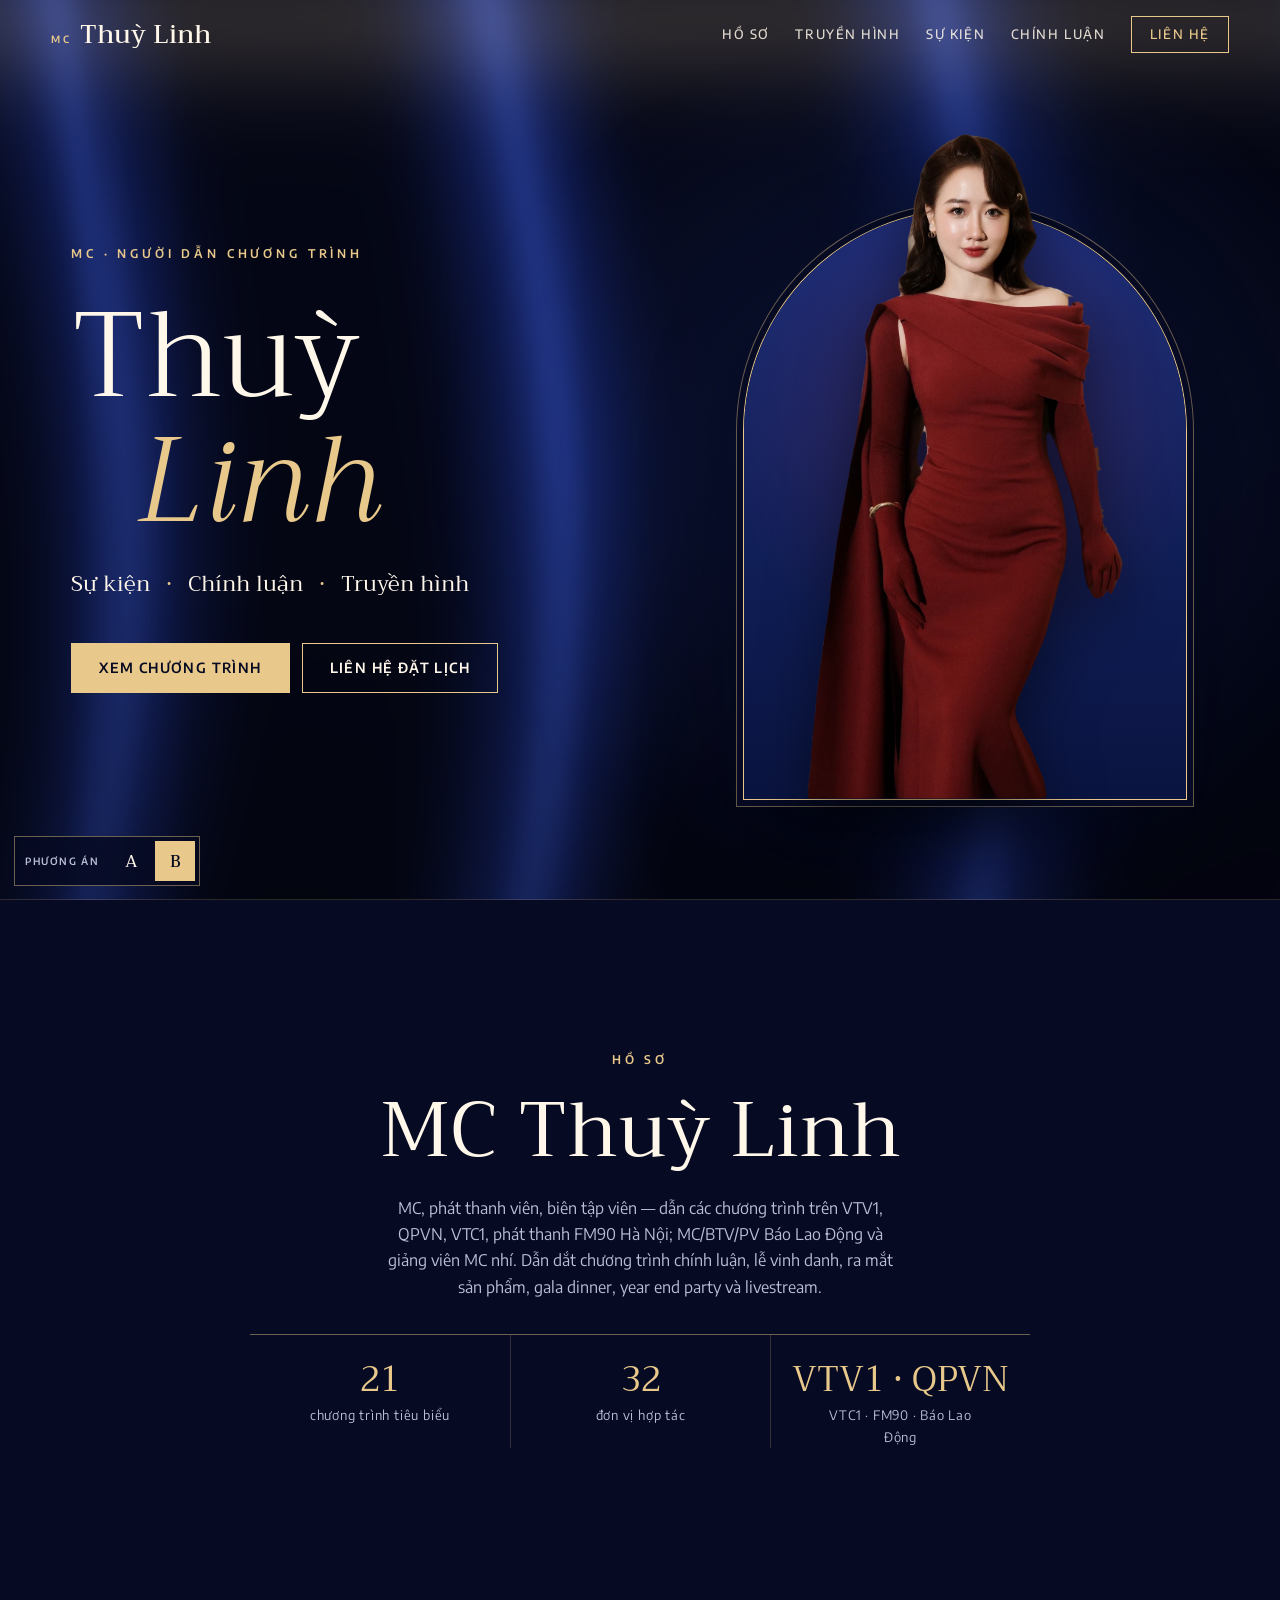
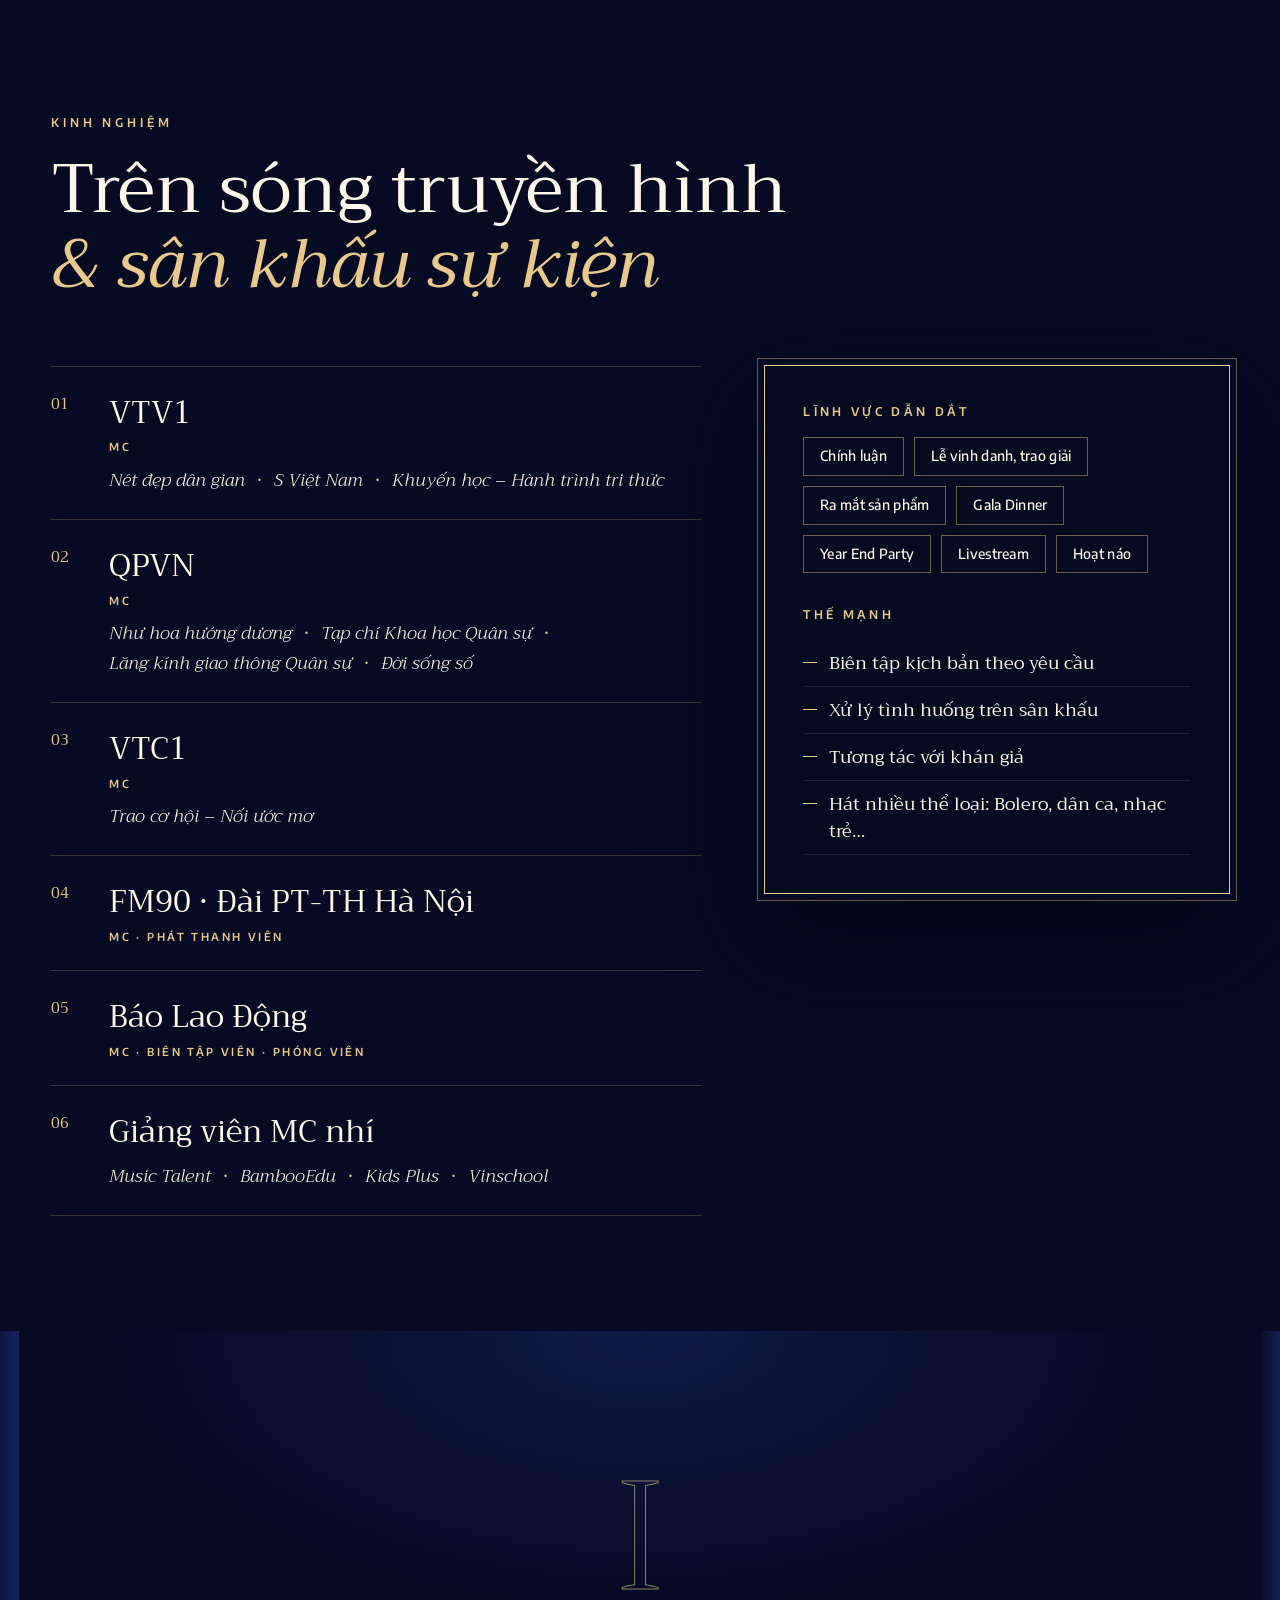
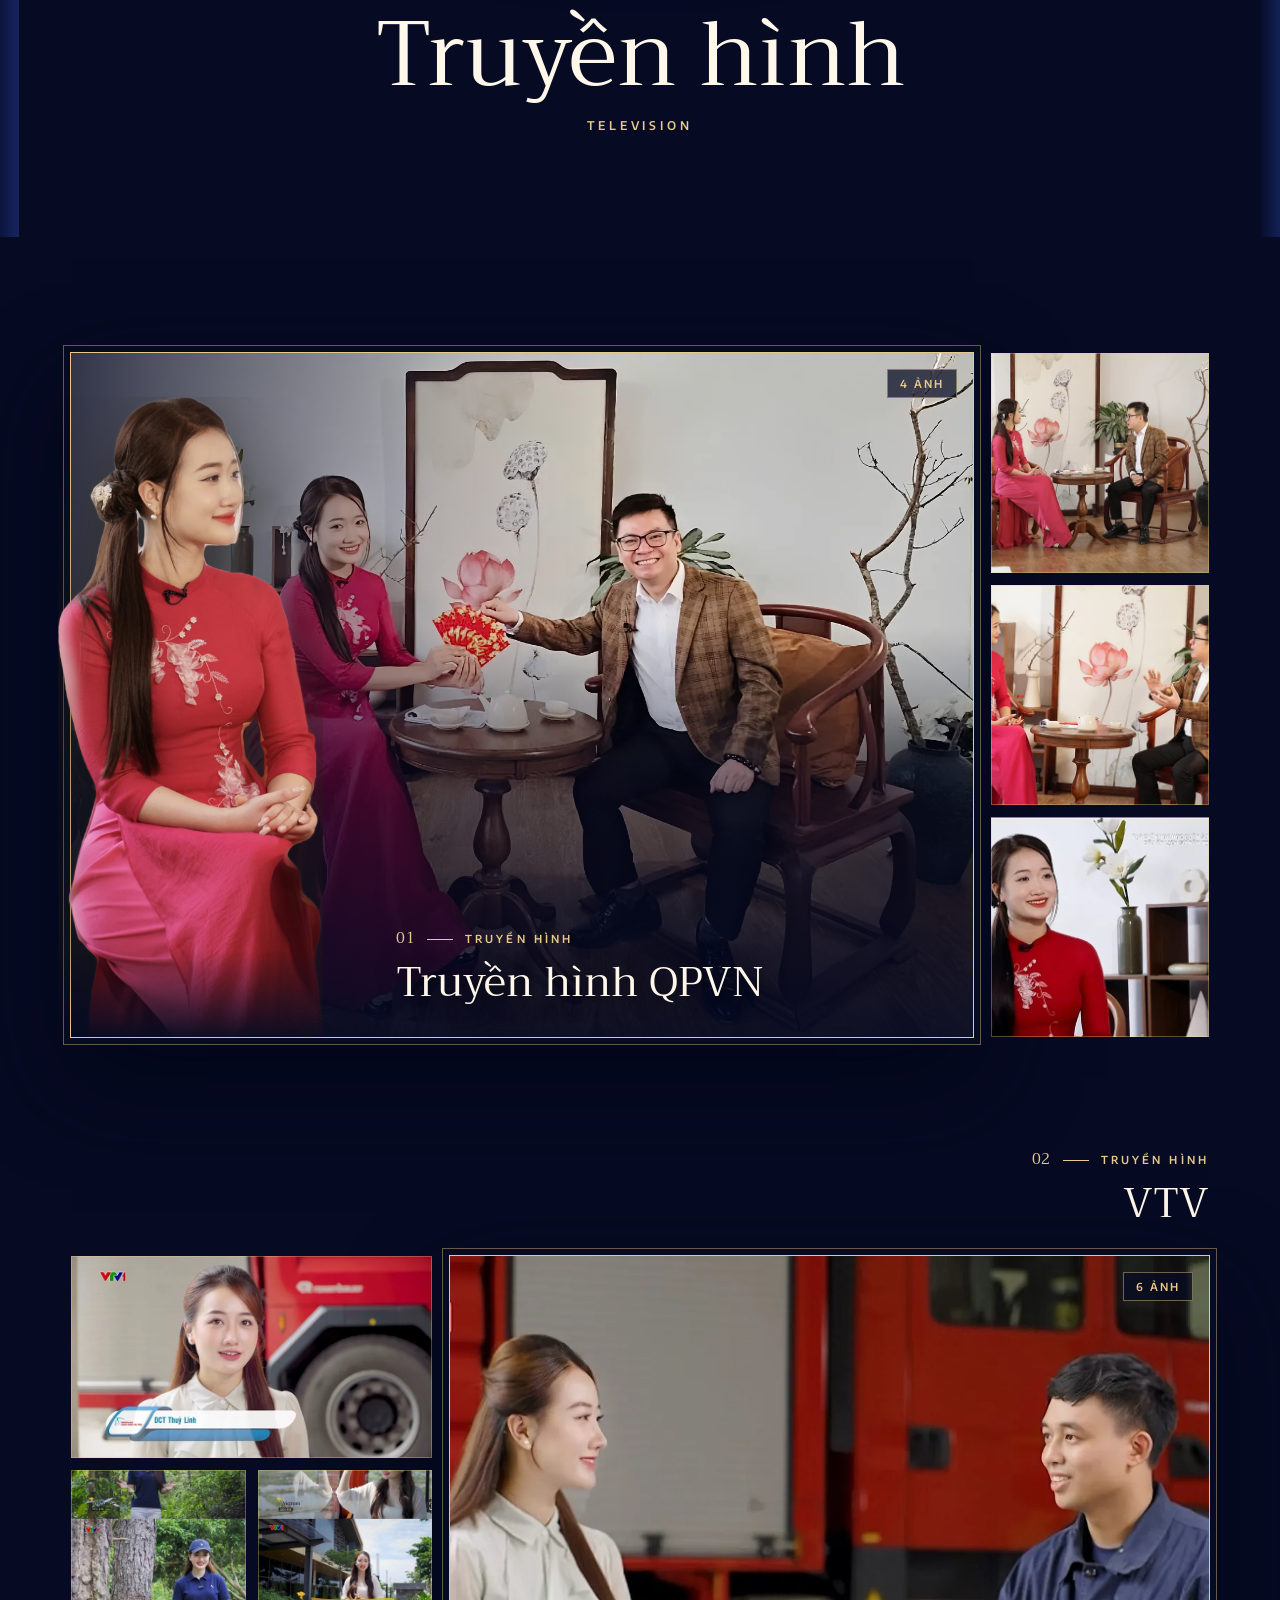
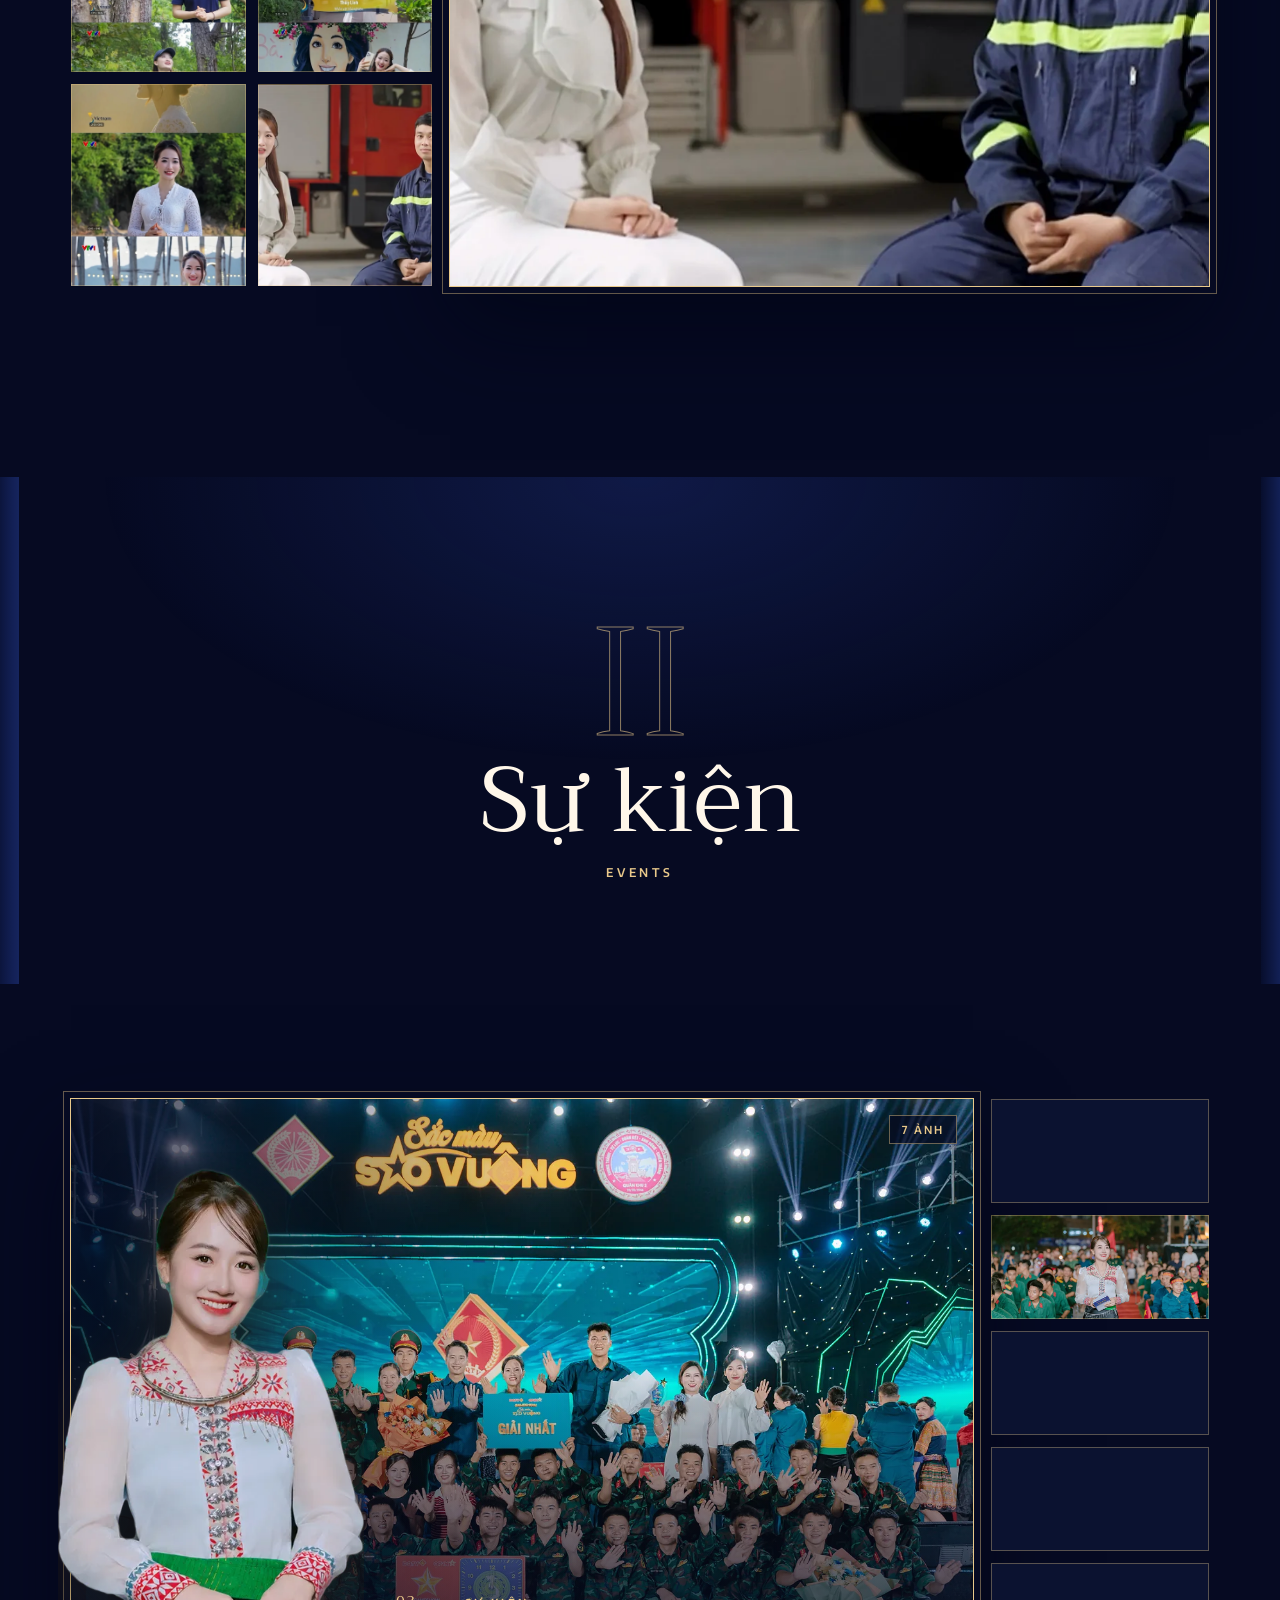
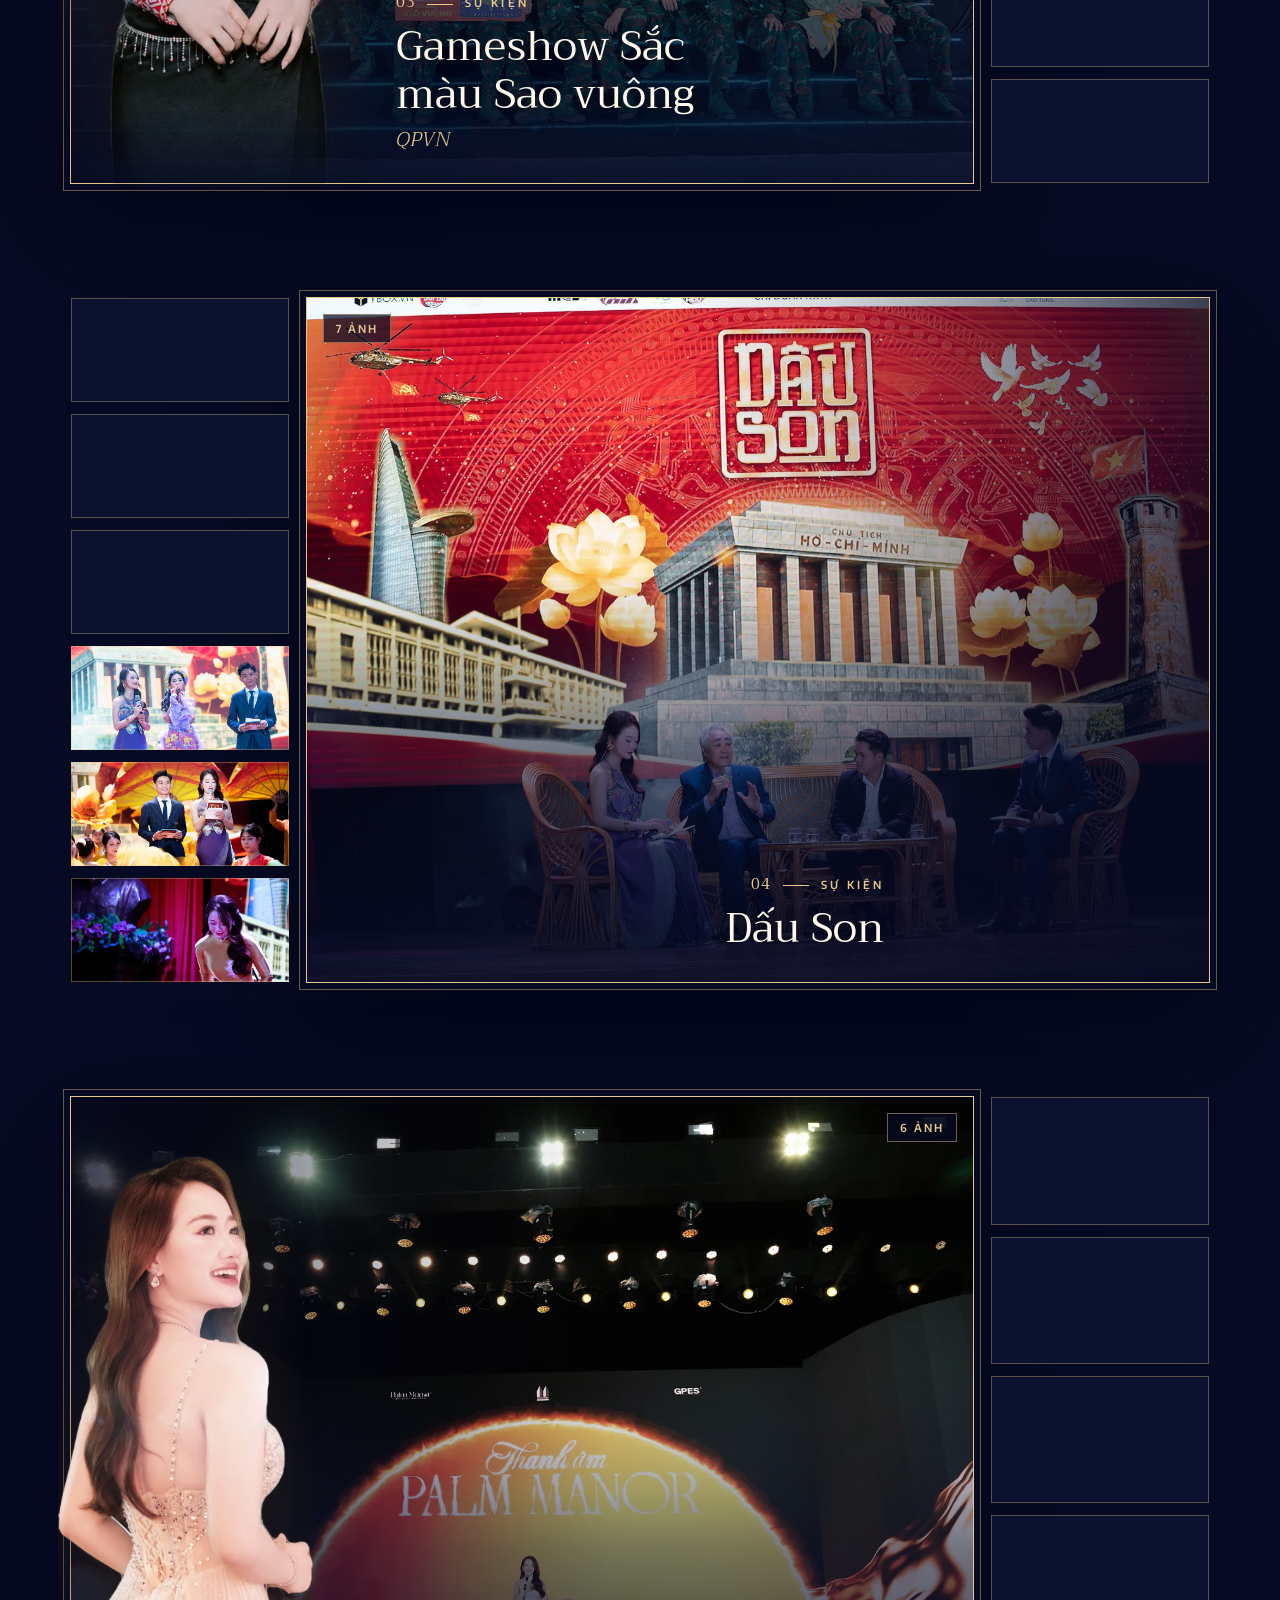
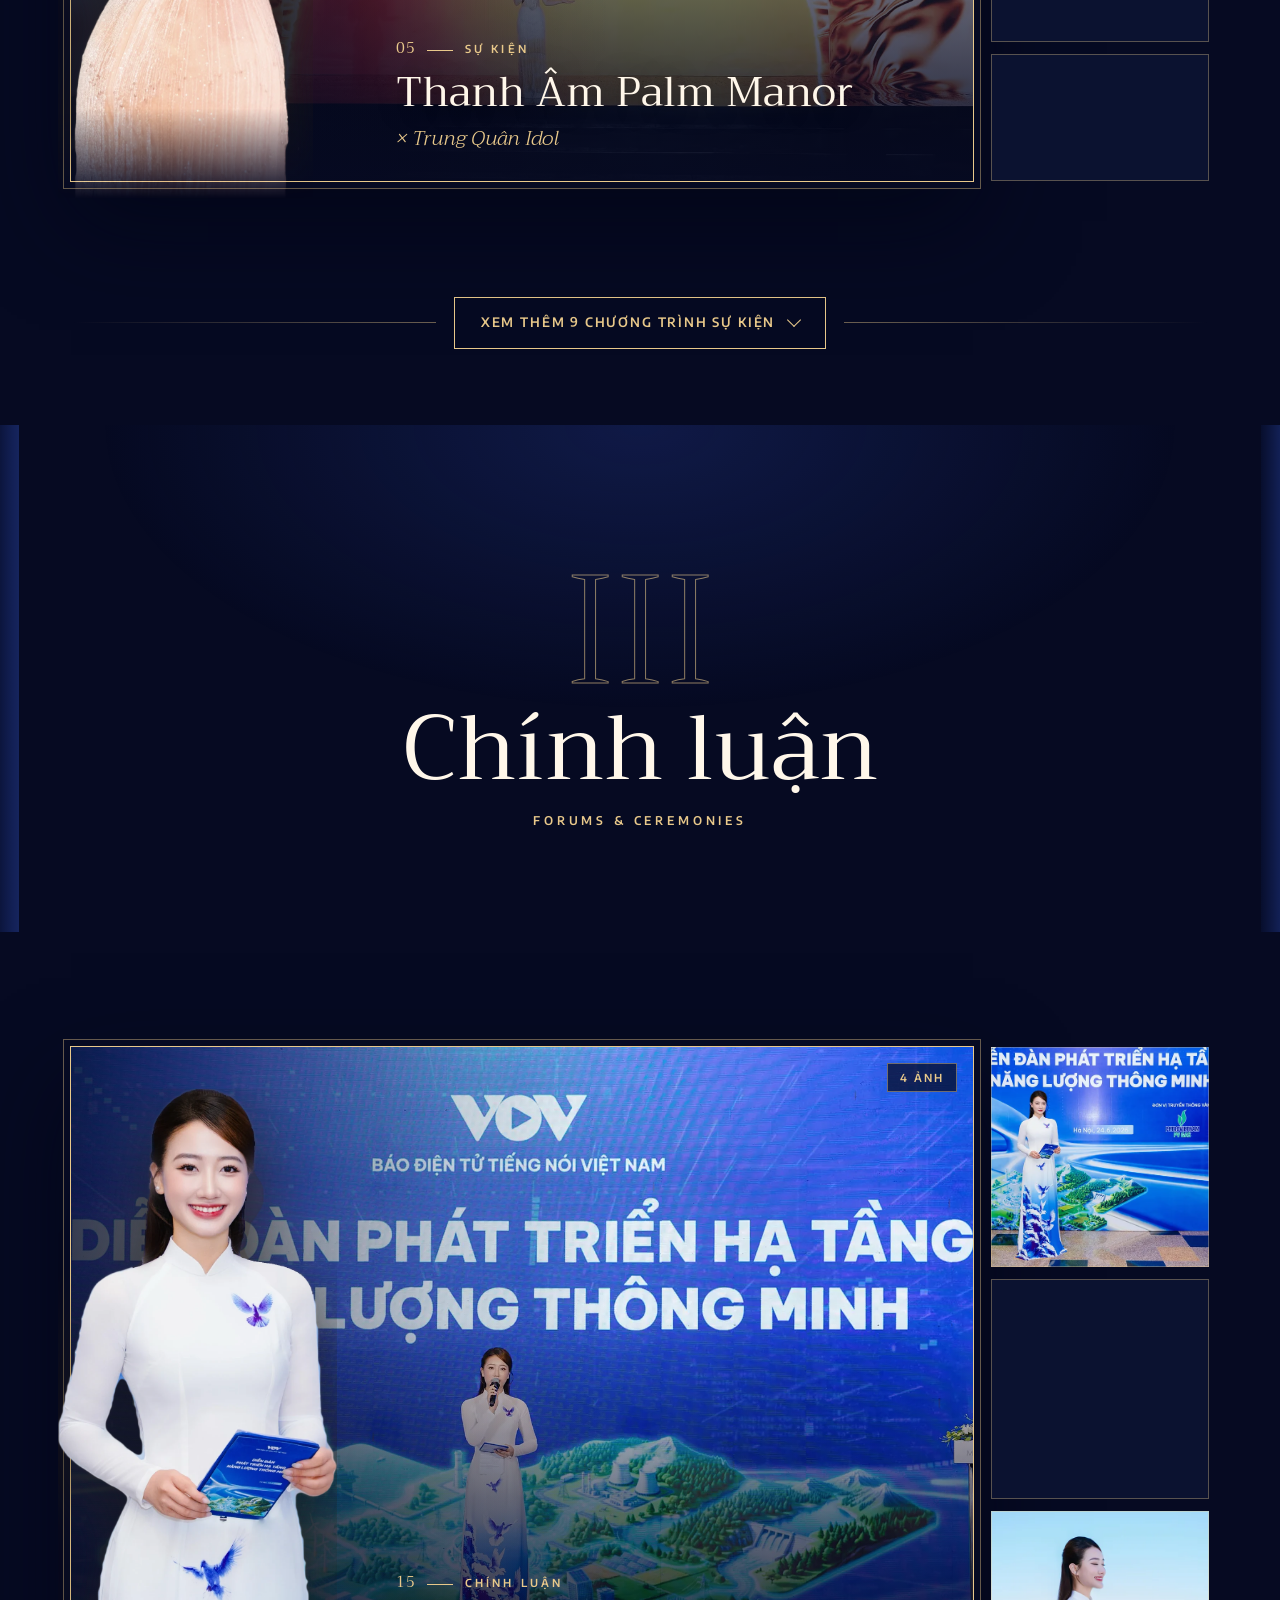
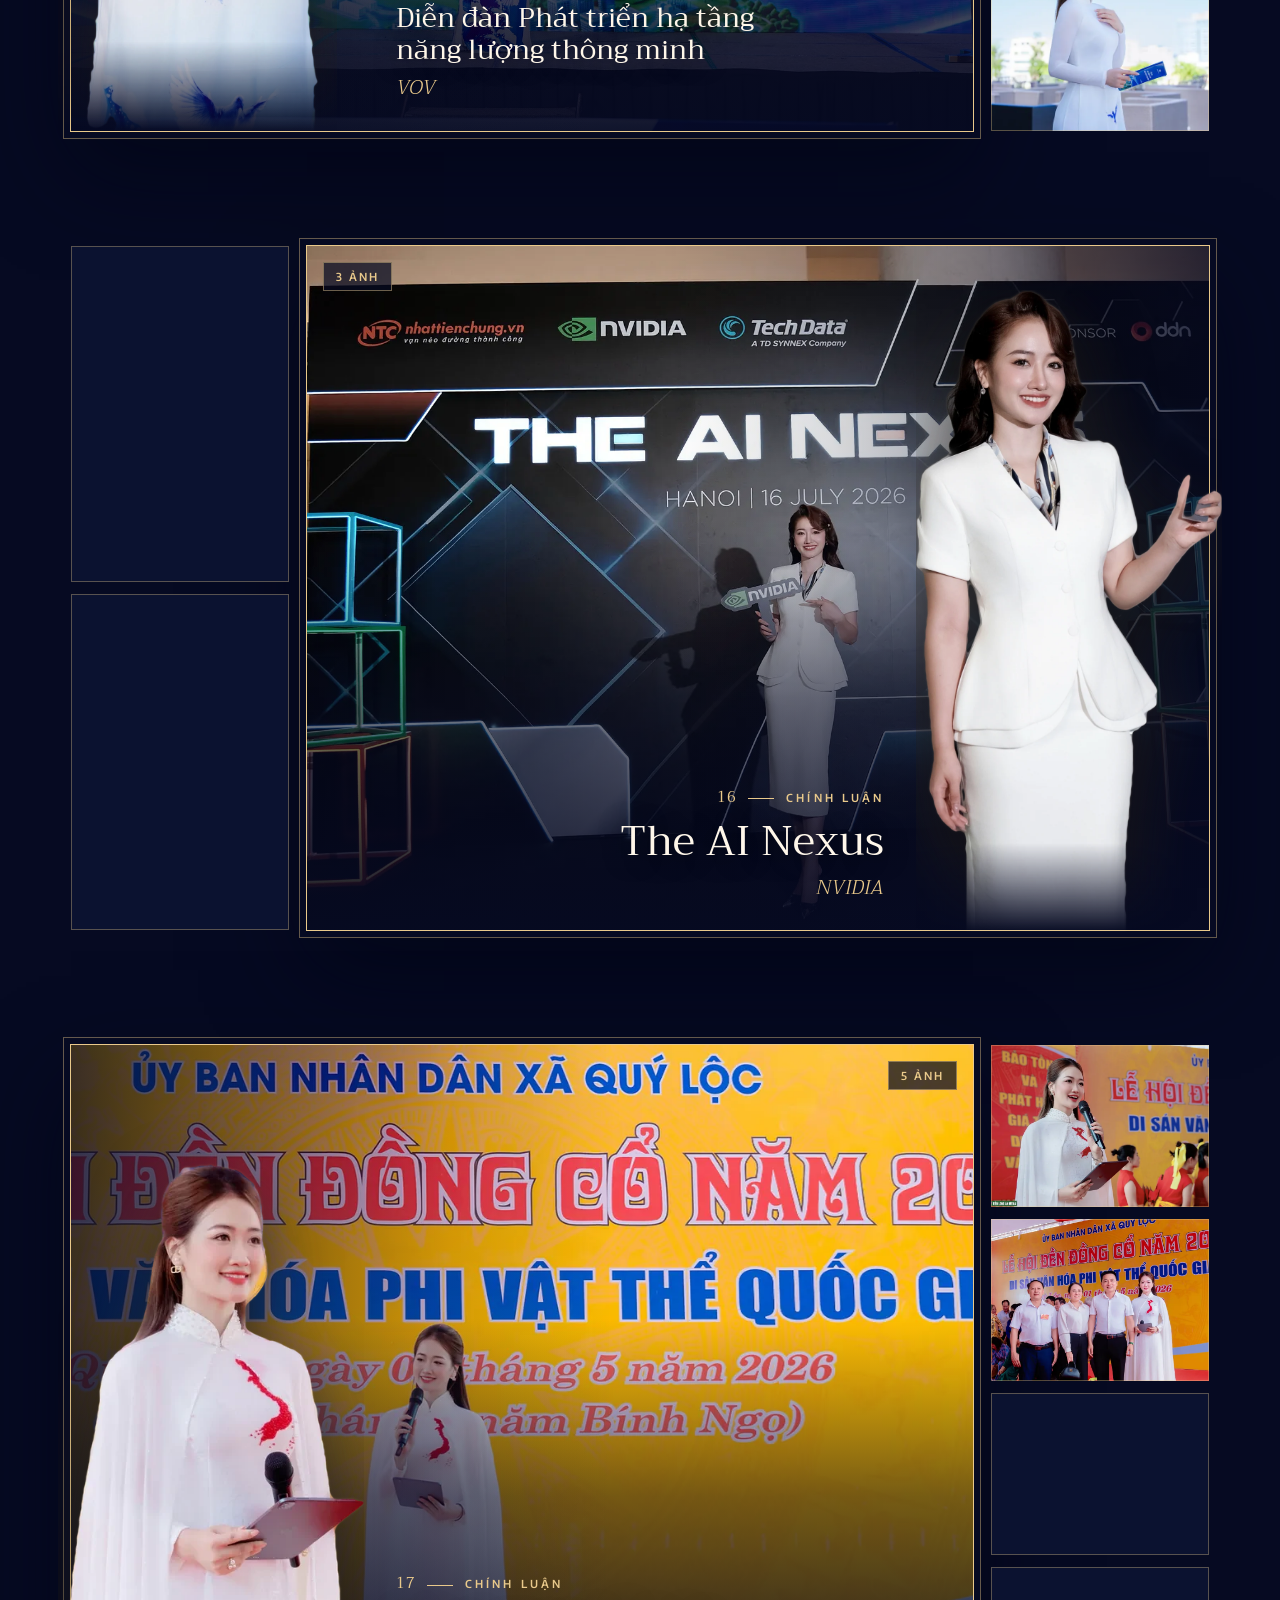
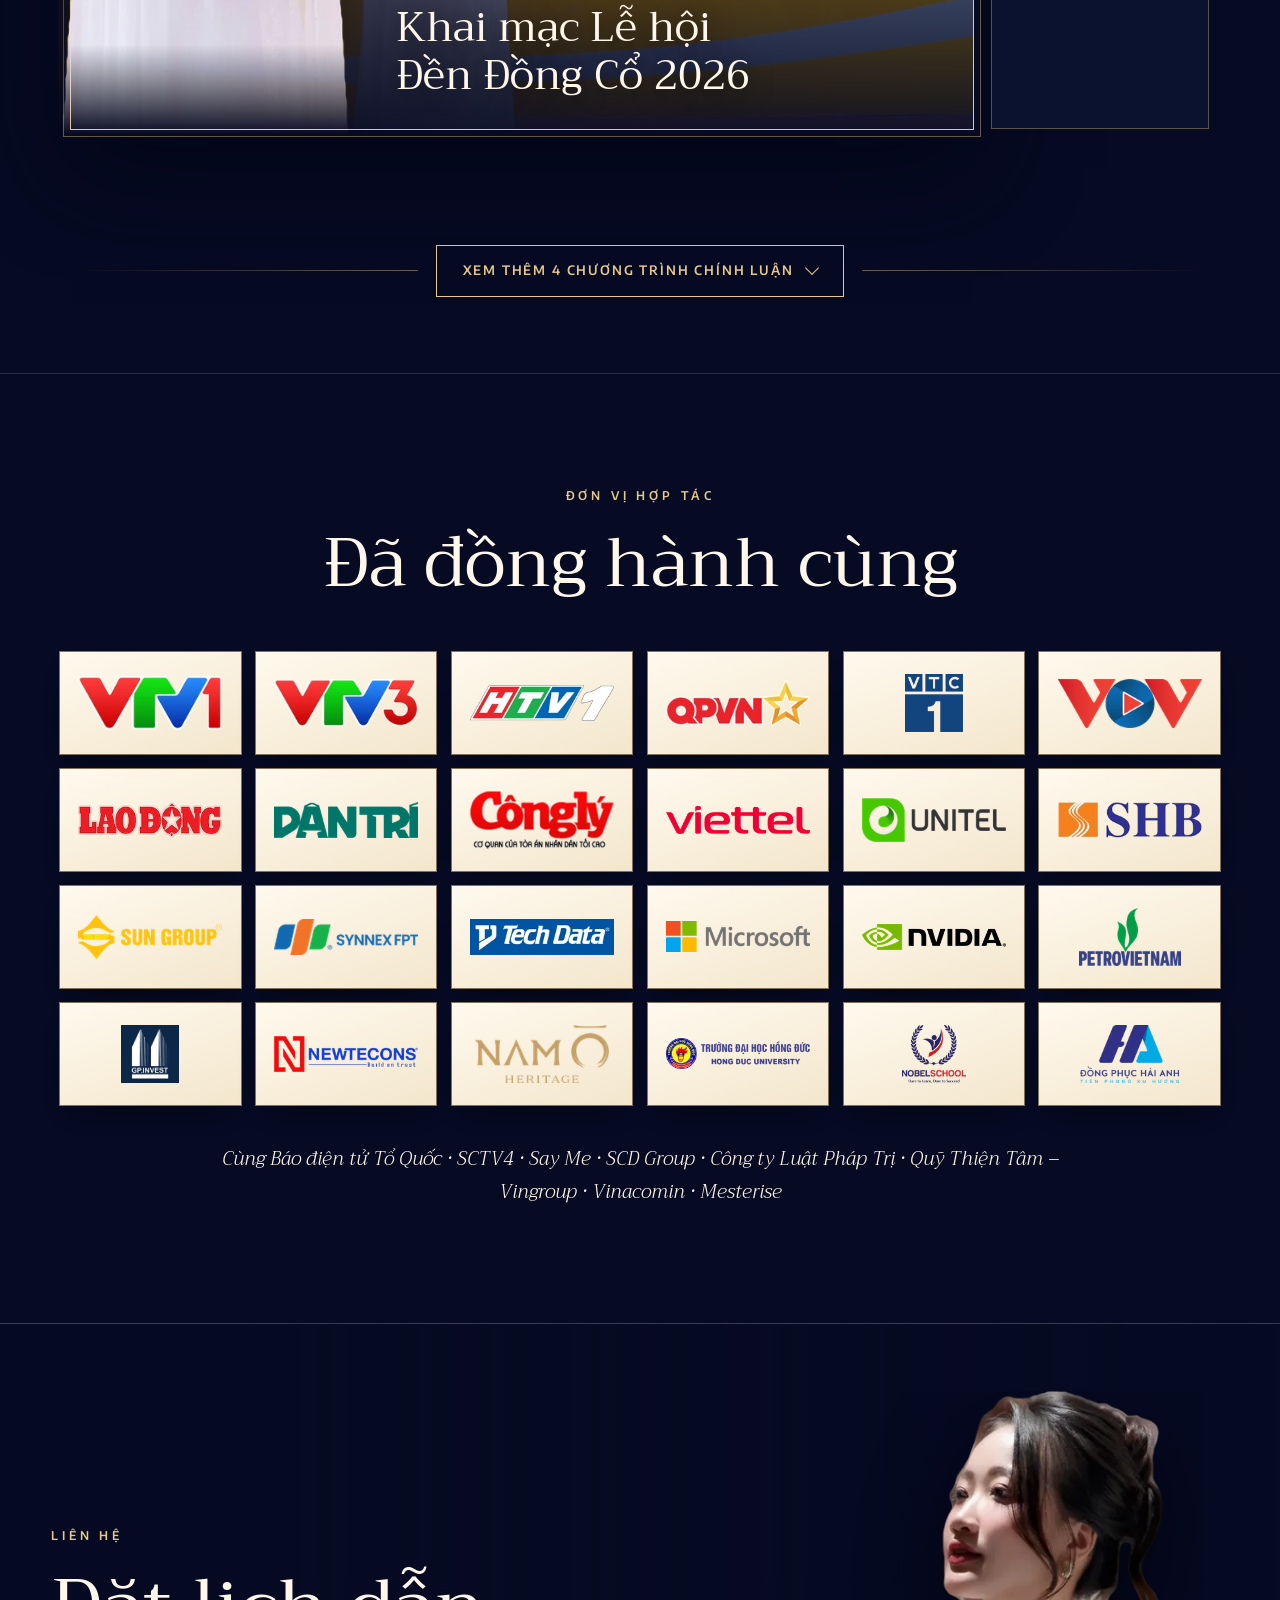
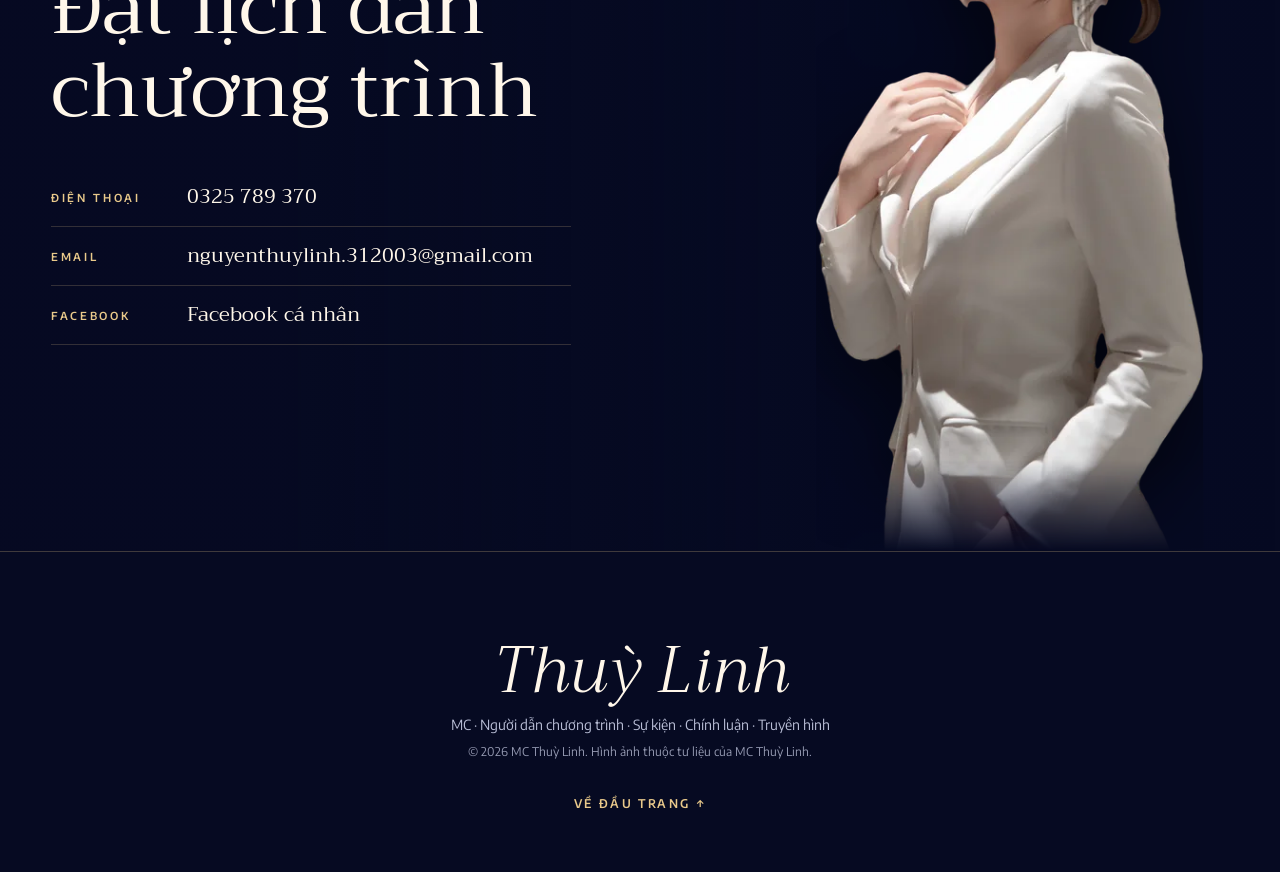
<file: b/index.html>
<!doctype html>
<html lang="vi">
<head>
<meta charset="utf-8">
<meta name="viewport" content="width=device-width, initial-scale=1, viewport-fit=cover">
<title>MC Thuỳ Linh — Sự kiện · Chính luận · Truyền hình</title>
<meta name="description" content="MC Thuỳ Linh – người dẫn chương trình sự kiện, chính luận và truyền hình. Hồ sơ 21 chương trình tiêu biểu.">
<meta name="theme-color" content="#060A22">
<meta property="og:type" content="website">
<meta property="og:title" content="MC Thuỳ Linh — Người dẫn chương trình">
<meta property="og:description" content="Sự kiện · Chính luận · Truyền hình · 21 chương trình tiêu biểu">
<meta property="og:image" content="../assets/img/lookbook/img-9850-1600.webp">
<link rel="preconnect" href="https://fonts.googleapis.com">
<link rel="preconnect" href="https://fonts.gstatic.com" crossorigin>
<link href="https://fonts.googleapis.com/css2?family=Trirong:ital,wght@0,300;0,400;0,500;0,600;1,300;1,400&family=Encode+Sans:wght@400;500;600&display=swap&subset=vietnamese" rel="stylesheet">
<link rel="preload" as="image" href="../assets/cutouts/hero-b-sm.webp" imagesrcset="../assets/cutouts/hero-b-sm.webp 379w, ../assets/cutouts/hero-b.webp 853w" imagesizes="(max-width: 760px) 90vw, 40vw">
<link rel="stylesheet" href="../style.css?v=7a13393a">
<script>document.documentElement.classList.add('js');setTimeout(function(){if(!window.__tl)document.documentElement.classList.remove('js')},4000)</script>
</head>
<body>
<canvas class="bgfx" aria-hidden="true"></canvas>
<a class="skip" href="#main">Bỏ qua, tới nội dung chính</a>

<header class="top" id="top-bar">
  <a class="brand" href="#top" aria-label="MC Thuỳ Linh – về đầu trang"><small>MC</small>Thuỳ Linh</a>
  <nav class="nav" id="nav" aria-label="Điều hướng chính">
    <a href="#ho-so">Hồ sơ</a><a href="#truyen-hinh">Truyền hình</a><a href="#su-kien">Sự kiện</a><a href="#chinh-luan">Chính luận</a><a href="#lien-he" class="nav-cta">Liên hệ</a>
  </nav>
  <button class="menu-btn" type="button" aria-expanded="false" aria-controls="nav"><span class="menu-ico" aria-hidden="true"></span><span class="menu-txt">Menu</span></button>
</header>

<main id="main">
<section class="hero hero-clean" id="top" data-ch="0" aria-label="Giới thiệu">
  <div class="hc-copy">
    <p class="eyebrow hc-eyebrow">MC · Người dẫn chương trình</p>
    <h1 class="hc-name"><span class="sr">MC </span>Thuỳ <em>Linh</em></h1>
    <p class="hc-fields"><span>Sự kiện</span><span>Chính luận</span><span>Truyền hình</span></p>
    <div class="hc-cta">
      <a class="btn" href="#truyen-hinh">Xem chương trình</a>
      <a class="btn btn-o" href="#lien-he">Liên hệ đặt lịch</a>
    </div>
  </div>
  <div class="hc-art">
    <div class="hc-arch" aria-hidden="true"></div>
    <img class="hc-cut" src="../assets/cutouts/hero-b-sm.webp" srcset="../assets/cutouts/hero-b-sm.webp 379w, ../assets/cutouts/hero-b.webp 853w" sizes="(max-width: 860px) 80vw, 36vw" width="853" height="1800" fetchpriority="high" alt="MC Thuỳ Linh trong đầm đỏ nhung">
  </div>
  <div class="curtain curtain-l" aria-hidden="true"></div>
  <div class="curtain curtain-r" aria-hidden="true"></div>
</section>

<section class="about about-clean" id="ho-so" data-ch="0" aria-labelledby="h-about">
  <div class="about-copy reveal">
    <p class="eyebrow">Hồ sơ</p>
    <h2 id="h-about">MC Thuỳ Linh</h2>
    <p class="about-bio">MC, phát thanh viên, biên tập viên — dẫn các chương trình trên VTV1, QPVN, VTC1, phát thanh FM90 Hà Nội; MC/BTV/PV Báo Lao Động và giảng viên MC nhí. Dẫn dắt chương trình chính luận, lễ vinh danh, ra mắt sản phẩm, gala dinner, year end party và livestream.</p>
    <dl class="facts">
      <div><dt>21</dt><dd>chương trình tiêu biểu</dd></div>
      <div><dt>32</dt><dd>đơn vị hợp tác</dd></div>
      <div><dt>VTV1 · QPVN</dt><dd>VTC1 · FM90 · Báo Lao Động</dd></div>
    </dl>
  </div>
</section>

<section class="xp" id="kinh-nghiem" aria-labelledby="h-xp">
  <div class="xp-in">
    <header class="xp-head reveal"><p class="eyebrow">Kinh nghiệm</p><h2 id="h-xp">Trên sóng truyền hình<br><em>&amp; sân khấu sự kiện</em></h2></header>
    <ol class="xp-list"><li class="xp-item reveal"><p class="xp-org">VTV1</p><p class="xp-role">MC</p><ul class="xp-progs"><li>Nét đẹp dân gian</li><li>S Việt Nam</li><li>Khuyến học – Hành trình tri thức</li></ul></li><li class="xp-item reveal"><p class="xp-org">QPVN</p><p class="xp-role">MC</p><ul class="xp-progs"><li>Như hoa hướng dương</li><li>Tạp chí Khoa học Quân sự</li><li>Lăng kính giao thông Quân sự</li><li>Đời sống số</li></ul></li><li class="xp-item reveal"><p class="xp-org">VTC1</p><p class="xp-role">MC</p><ul class="xp-progs"><li>Trao cơ hội – Nối ước mơ</li></ul></li><li class="xp-item reveal"><p class="xp-org">FM90 · Đài PT-TH Hà Nội</p><p class="xp-role">MC · Phát thanh viên</p></li><li class="xp-item reveal"><p class="xp-org">Báo Lao Động</p><p class="xp-role">MC · Biên tập viên · Phóng viên</p></li><li class="xp-item reveal"><p class="xp-org">Giảng viên MC nhí</p><ul class="xp-progs"><li>Music Talent</li><li>BambooEdu</li><li>Kids Plus</li><li>Vinschool</li></ul></li></ol>
    <div class="xp-side reveal">
      <h3 class="xp-h3">Lĩnh vực dẫn dắt</h3>
      <ul class="xp-chips"><li>Chính luận</li><li>Lễ vinh danh, trao giải</li><li>Ra mắt sản phẩm</li><li>Gala Dinner</li><li>Year End Party</li><li>Livestream</li><li>Hoạt náo</li></ul>
      <h3 class="xp-h3">Thế mạnh</h3>
      <ul class="xp-skills"><li>Biên tập kịch bản theo yêu cầu</li><li>Xử lý tình huống trên sân khấu</li><li>Tương tác với khán giả</li><li>Hát nhiều thể loại: Bolero, dân ca, nhạc trẻ…</li></ul>
    </div>
  </div>
</section>

<div class="programs" id="chuong-trinh">

<section class="chapter chapter-b" id="truyen-hinh" data-ch="1" aria-labelledby="h-truyen-hinh">
  <div class="chap reveal-curtain">
    <span class="chap-roman" aria-hidden="true">I</span>
    <h2 class="chap-title" id="h-truyen-hinh">Truyền hình</h2>
    <p class="chap-en">Television</p>
  </div>
  <div class="chap-body">
<article class="pg pg-cutout  reveal" id="qpvn" data-gallery="qpvn" data-title="Truyền hình QPVN" aria-labelledby="t-qpvn">
  <div class="pg-stage">
    <div class="pg-frame"><button class="pg-main" type="button" data-full="../assets/img/qpvn/img-2349-1600.webp" data-w="1600" data-h="1196" data-alt="MC Thuỳ Linh dẫn chương trình Truyền hình QPVN – toàn cảnh" aria-label="Xem ảnh lớn Truyền hình QPVN"><img class="" src="../assets/img/qpvn/img-2349-800.webp" srcset="../assets/img/qpvn/img-2349-800.webp 800w, ../assets/img/qpvn/img-2349-1600.webp 1600w" sizes="(max-width: 760px) 100vw, 70vw" width="1600" height="1196" loading="lazy" decoding="async" alt="MC Thuỳ Linh dẫn chương trình Truyền hình QPVN – toàn cảnh"></button></div>
    <img class="pg-cut" src="../assets/cutouts/qpvn-sm.webp" srcset="../assets/cutouts/qpvn-sm.webp 331w, ../assets/cutouts/qpvn.webp 744w" sizes="(max-width: 760px) 46vw, 30vw" width="744" height="1800" loading="lazy" decoding="async" alt="" aria-hidden="true">
    <header class="pg-cap">
      <p class="pg-kicker"><span class="pg-num">01</span><span class="pg-ch">Truyền hình</span></p>
      <h3 class="pg-title" id="t-qpvn">Truyền hình QPVN</h3>
      
    </header>
    <span class="pg-count" aria-hidden="true">4 ảnh</span>
  </div>
  <div class="pg-thumbs" data-count="3"><button class="pg-thumb" type="button" data-full="../assets/img/qpvn/dsc02521-1600.webp" data-w="1600" data-h="939" data-alt="Truyền hình QPVN – ảnh 2" aria-label="Xem ảnh 2 của Truyền hình QPVN"><img class="" src="../assets/img/qpvn/dsc02521-800.webp" srcset="../assets/img/qpvn/dsc02521-800.webp 800w, ../assets/img/qpvn/dsc02521-1600.webp 1600w" sizes="(max-width: 760px) 42vw, 220px" width="1600" height="939" loading="lazy" decoding="async" alt=""></button><button class="pg-thumb" type="button" data-full="../assets/img/qpvn/dsc02529-1600.webp" data-w="1600" data-h="900" data-alt="Truyền hình QPVN – ảnh 3" aria-label="Xem ảnh 3 của Truyền hình QPVN"><img class="" src="../assets/img/qpvn/dsc02529-800.webp" srcset="../assets/img/qpvn/dsc02529-800.webp 800w, ../assets/img/qpvn/dsc02529-1600.webp 1600w" sizes="(max-width: 760px) 42vw, 220px" width="1600" height="900" loading="lazy" decoding="async" alt=""></button><button class="pg-thumb" type="button" data-full="../assets/img/qpvn/img-3284-1600.webp" data-w="1600" data-h="900" data-alt="Truyền hình QPVN – ảnh 4" aria-label="Xem ảnh 4 của Truyền hình QPVN"><img class="" src="../assets/img/qpvn/img-3284-800.webp" srcset="../assets/img/qpvn/img-3284-800.webp 800w, ../assets/img/qpvn/img-3284-1600.webp 1600w" sizes="(max-width: 760px) 42vw, 220px" width="1600" height="900" loading="lazy" decoding="async" alt=""></button></div>
</article>
<article class="pg pg-plain reveal" id="vtv" data-gallery="vtv" data-title="VTV" aria-labelledby="t-vtv">
  <header class="pg-head">
    <p class="pg-kicker"><span class="pg-num">02</span><span class="pg-ch">Truyền hình</span></p>
    <h3 class="pg-title" id="t-vtv">VTV</h3>
    
  </header>
  <div class="pg-mosaic" data-count="5">
    <div class="pg-frame"><button class="pg-main" type="button" data-full="../assets/img/vtv/quality-restoration-20260625122310321-1600.webp" data-w="1600" data-h="900" data-alt="MC Thuỳ Linh dẫn chương trình VTV – toàn cảnh" aria-label="Xem ảnh lớn VTV"><img class="" src="../assets/img/vtv/quality-restoration-20260625122310321-800.webp" srcset="../assets/img/vtv/quality-restoration-20260625122310321-800.webp 800w, ../assets/img/vtv/quality-restoration-20260625122310321-1600.webp 1600w" sizes="(max-width: 760px) 100vw, 70vw" width="1600" height="900" loading="lazy" decoding="async" alt="MC Thuỳ Linh dẫn chương trình VTV – toàn cảnh"></button><span class="pg-count" aria-hidden="true">6 ảnh</span></div>
    <div class="pg-thumbs"><button class="pg-thumb" type="button" data-full="../assets/img/vtv/quality-restoration-20260625121901602-1600.webp" data-w="1600" data-h="899" data-alt="VTV – ảnh 2" aria-label="Xem ảnh 2 của VTV"><img class="" src="../assets/img/vtv/quality-restoration-20260625121901602-800.webp" srcset="../assets/img/vtv/quality-restoration-20260625121901602-800.webp 800w, ../assets/img/vtv/quality-restoration-20260625121901602-1600.webp 1600w" sizes="(max-width: 760px) 42vw, 220px" width="1600" height="899" loading="lazy" decoding="async" alt=""></button><button class="pg-thumb" type="button" data-full="../assets/img/vtv/img-4747-1600.webp" data-w="1600" data-h="2844" data-alt="VTV – ảnh 3" aria-label="Xem ảnh 3 của VTV"><img class="" src="../assets/img/vtv/img-4747-800.webp" srcset="../assets/img/vtv/img-4747-800.webp 800w, ../assets/img/vtv/img-4747-1600.webp 1600w" sizes="(max-width: 760px) 42vw, 220px" width="1600" height="2844" loading="lazy" decoding="async" alt=""></button><button class="pg-thumb" type="button" data-full="../assets/img/vtv/img-4748-1600.webp" data-w="1600" data-h="2844" data-alt="VTV – ảnh 4" aria-label="Xem ảnh 4 của VTV"><img class="" src="../assets/img/vtv/img-4748-800.webp" srcset="../assets/img/vtv/img-4748-800.webp 800w, ../assets/img/vtv/img-4748-1600.webp 1600w" sizes="(max-width: 760px) 42vw, 220px" width="1600" height="2844" loading="lazy" decoding="async" alt=""></button><button class="pg-thumb" type="button" data-full="../assets/img/vtv/img-4749-1600.webp" data-w="1600" data-h="2844" data-alt="VTV – ảnh 5" aria-label="Xem ảnh 5 của VTV"><img class="" src="../assets/img/vtv/img-4749-800.webp" srcset="../assets/img/vtv/img-4749-800.webp 800w, ../assets/img/vtv/img-4749-1600.webp 1600w" sizes="(max-width: 760px) 42vw, 220px" width="1600" height="2844" loading="lazy" decoding="async" alt=""></button><button class="pg-thumb" type="button" data-full="../assets/img/vtv/quality-restoration-20260625122701185-1600.webp" data-w="1600" data-h="900" data-alt="VTV – ảnh 6" aria-label="Xem ảnh 6 của VTV"><img class="" src="../assets/img/vtv/quality-restoration-20260625122701185-800.webp" srcset="../assets/img/vtv/quality-restoration-20260625122701185-800.webp 800w, ../assets/img/vtv/quality-restoration-20260625122701185-1600.webp 1600w" sizes="(max-width: 760px) 42vw, 220px" width="1600" height="900" loading="lazy" decoding="async" alt=""></button></div>
  </div>
</article></div>
</section>
<section class="chapter chapter-b" id="su-kien" data-ch="2" aria-labelledby="h-su-kien">
  <div class="chap reveal-curtain">
    <span class="chap-roman" aria-hidden="true">II</span>
    <h2 class="chap-title" id="h-su-kien">Sự kiện</h2>
    <p class="chap-en">Events</p>
  </div>
  <div class="chap-body">
<article class="pg pg-cutout  reveal" id="sac-mau-sao-vuong" data-gallery="sac-mau-sao-vuong" data-title="Gameshow Sắc màu Sao vuông" aria-labelledby="t-sac-mau-sao-vuong">
  <div class="pg-stage">
    <div class="pg-frame"><button class="pg-main" type="button" data-full="../assets/img/sac-mau-sao-vuong/hd107625-1600.webp" data-w="1600" data-h="1067" data-alt="MC Thuỳ Linh dẫn chương trình Gameshow Sắc màu Sao vuông – toàn cảnh" aria-label="Xem ảnh lớn Gameshow Sắc màu Sao vuông"><img class="" src="../assets/img/sac-mau-sao-vuong/hd107625-800.webp" srcset="../assets/img/sac-mau-sao-vuong/hd107625-800.webp 800w, ../assets/img/sac-mau-sao-vuong/hd107625-1600.webp 1600w" sizes="(max-width: 760px) 100vw, 70vw" width="1600" height="1067" loading="lazy" decoding="async" alt="MC Thuỳ Linh dẫn chương trình Gameshow Sắc màu Sao vuông – toàn cảnh"></button></div>
    <img class="pg-cut" src="../assets/cutouts/sao-vuong-sm.webp" srcset="../assets/cutouts/sao-vuong-sm.webp 392w, ../assets/cutouts/sao-vuong.webp 883w" sizes="(max-width: 760px) 46vw, 30vw" width="883" height="1800" loading="lazy" decoding="async" alt="" aria-hidden="true">
    <header class="pg-cap">
      <p class="pg-kicker"><span class="pg-num">03</span><span class="pg-ch">Sự kiện</span></p>
      <h3 class="pg-title" id="t-sac-mau-sao-vuong">Gameshow Sắc màu Sao vuông</h3>
      <span class="pg-sub">QPVN</span>
    </header>
    <span class="pg-count" aria-hidden="true">7 ảnh</span>
  </div>
  <div class="pg-thumbs" data-count="6"><button class="pg-thumb" type="button" data-full="../assets/img/sac-mau-sao-vuong/img-7731-1600.webp" data-w="1600" data-h="1066" data-alt="Gameshow Sắc màu Sao vuông – ảnh 2" aria-label="Xem ảnh 2 của Gameshow Sắc màu Sao vuông"><img class="" src="../assets/img/sac-mau-sao-vuong/img-7731-800.webp" srcset="../assets/img/sac-mau-sao-vuong/img-7731-800.webp 800w, ../assets/img/sac-mau-sao-vuong/img-7731-1600.webp 1600w" sizes="(max-width: 760px) 42vw, 220px" width="1600" height="1066" loading="lazy" decoding="async" alt=""></button><button class="pg-thumb" type="button" data-full="../assets/img/sac-mau-sao-vuong/img-7841-1600.webp" data-w="1600" data-h="1067" data-alt="Gameshow Sắc màu Sao vuông – ảnh 3" aria-label="Xem ảnh 3 của Gameshow Sắc màu Sao vuông"><img class="" src="../assets/img/sac-mau-sao-vuong/img-7841-800.webp" srcset="../assets/img/sac-mau-sao-vuong/img-7841-800.webp 800w, ../assets/img/sac-mau-sao-vuong/img-7841-1600.webp 1600w" sizes="(max-width: 760px) 42vw, 220px" width="1600" height="1067" loading="lazy" decoding="async" alt=""></button><button class="pg-thumb" type="button" data-full="../assets/img/sac-mau-sao-vuong/img-7730-1600.webp" data-w="1600" data-h="1066" data-alt="Gameshow Sắc màu Sao vuông – ảnh 4" aria-label="Xem ảnh 4 của Gameshow Sắc màu Sao vuông"><img class="" src="../assets/img/sac-mau-sao-vuong/img-7730-800.webp" srcset="../assets/img/sac-mau-sao-vuong/img-7730-800.webp 800w, ../assets/img/sac-mau-sao-vuong/img-7730-1600.webp 1600w" sizes="(max-width: 760px) 42vw, 220px" width="1600" height="1066" loading="lazy" decoding="async" alt=""></button><button class="pg-thumb" type="button" data-full="../assets/img/sac-mau-sao-vuong/img-7834-1600.webp" data-w="1600" data-h="2589" data-alt="Gameshow Sắc màu Sao vuông – ảnh 5" aria-label="Xem ảnh 5 của Gameshow Sắc màu Sao vuông"><img class="" src="../assets/img/sac-mau-sao-vuong/img-7834-800.webp" srcset="../assets/img/sac-mau-sao-vuong/img-7834-800.webp 800w, ../assets/img/sac-mau-sao-vuong/img-7834-1600.webp 1600w" sizes="(max-width: 760px) 42vw, 220px" width="1600" height="2589" loading="lazy" decoding="async" alt=""></button><button class="pg-thumb" type="button" data-full="../assets/img/sac-mau-sao-vuong/vml06118-1600.webp" data-w="1600" data-h="1067" data-alt="Gameshow Sắc màu Sao vuông – ảnh 6" aria-label="Xem ảnh 6 của Gameshow Sắc màu Sao vuông"><img class="" src="../assets/img/sac-mau-sao-vuong/vml06118-800.webp" srcset="../assets/img/sac-mau-sao-vuong/vml06118-800.webp 800w, ../assets/img/sac-mau-sao-vuong/vml06118-1600.webp 1600w" sizes="(max-width: 760px) 42vw, 220px" width="1600" height="1067" loading="lazy" decoding="async" alt=""></button><button class="pg-thumb" type="button" data-full="../assets/img/sac-mau-sao-vuong/img-7836-1600.webp" data-w="1600" data-h="2380" data-alt="Gameshow Sắc màu Sao vuông – ảnh 7" aria-label="Xem ảnh 7 của Gameshow Sắc màu Sao vuông"><img class="" src="../assets/img/sac-mau-sao-vuong/img-7836-800.webp" srcset="../assets/img/sac-mau-sao-vuong/img-7836-800.webp 800w, ../assets/img/sac-mau-sao-vuong/img-7836-1600.webp 1600w" sizes="(max-width: 760px) 42vw, 220px" width="1600" height="2380" loading="lazy" decoding="async" alt=""></button></div>
</article>
<article class="pg pg-cutout is-right reveal" id="dau-son" data-gallery="dau-son" data-title="Dấu Son" aria-labelledby="t-dau-son">
  <div class="pg-stage">
    <div class="pg-frame"><button class="pg-main" type="button" data-full="../assets/img/dau-son/img-0357-1600.webp" data-w="1600" data-h="1080" data-alt="MC Thuỳ Linh dẫn chương trình Dấu Son – toàn cảnh" aria-label="Xem ảnh lớn Dấu Son"><img class="" src="../assets/img/dau-son/img-0357-800.webp" srcset="../assets/img/dau-son/img-0357-800.webp 800w, ../assets/img/dau-son/img-0357-1600.webp 1600w" sizes="(max-width: 760px) 100vw, 70vw" width="1600" height="1080" loading="lazy" decoding="async" alt="MC Thuỳ Linh dẫn chương trình Dấu Son – toàn cảnh"></button></div>
    <img class="pg-cut" src="../assets/cutouts/dau-son-sm.webp" srcset="../assets/cutouts/dau-son-sm.webp 354w, ../assets/cutouts/dau-son.webp 797w" sizes="(max-width: 760px) 46vw, 30vw" width="797" height="1800" loading="lazy" decoding="async" alt="" aria-hidden="true">
    <header class="pg-cap">
      <p class="pg-kicker"><span class="pg-num">04</span><span class="pg-ch">Sự kiện</span></p>
      <h3 class="pg-title" id="t-dau-son">Dấu Son</h3>
      
    </header>
    <span class="pg-count" aria-hidden="true">7 ảnh</span>
  </div>
  <div class="pg-thumbs" data-count="6"><button class="pg-thumb" type="button" data-full="../assets/img/dau-son/quality-restoration-20260127211957815-1600.webp" data-w="1600" data-h="1067" data-alt="Dấu Son – ảnh 2" aria-label="Xem ảnh 2 của Dấu Son"><img class="" src="../assets/img/dau-son/quality-restoration-20260127211957815-800.webp" srcset="../assets/img/dau-son/quality-restoration-20260127211957815-800.webp 800w, ../assets/img/dau-son/quality-restoration-20260127211957815-1600.webp 1600w" sizes="(max-width: 760px) 42vw, 220px" width="1600" height="1067" loading="lazy" decoding="async" alt=""></button><button class="pg-thumb" type="button" data-full="../assets/img/dau-son/img-0361-1600.webp" data-w="1600" data-h="1080" data-alt="Dấu Son – ảnh 3" aria-label="Xem ảnh 3 của Dấu Son"><img class="" src="../assets/img/dau-son/img-0361-800.webp" srcset="../assets/img/dau-son/img-0361-800.webp 800w, ../assets/img/dau-son/img-0361-1600.webp 1600w" sizes="(max-width: 760px) 42vw, 220px" width="1600" height="1080" loading="lazy" decoding="async" alt=""></button><button class="pg-thumb" type="button" data-full="../assets/img/dau-son/quality-restoration-20260127211842655-1600.webp" data-w="1600" data-h="1170" data-alt="Dấu Son – ảnh 4" aria-label="Xem ảnh 4 của Dấu Son"><img class="" src="../assets/img/dau-son/quality-restoration-20260127211842655-800.webp" srcset="../assets/img/dau-son/quality-restoration-20260127211842655-800.webp 800w, ../assets/img/dau-son/quality-restoration-20260127211842655-1600.webp 1600w" sizes="(max-width: 760px) 42vw, 220px" width="1600" height="1170" loading="lazy" decoding="async" alt=""></button><button class="pg-thumb" type="button" data-full="../assets/img/dau-son/img-0359-1600.webp" data-w="1600" data-h="1103" data-alt="Dấu Son – ảnh 5" aria-label="Xem ảnh 5 của Dấu Son"><img class="" src="../assets/img/dau-son/img-0359-800.webp" srcset="../assets/img/dau-son/img-0359-800.webp 800w, ../assets/img/dau-son/img-0359-1600.webp 1600w" sizes="(max-width: 760px) 42vw, 220px" width="1600" height="1103" loading="lazy" decoding="async" alt=""></button><button class="pg-thumb" type="button" data-full="../assets/img/dau-son/img-0360-1600.webp" data-w="1600" data-h="1090" data-alt="Dấu Son – ảnh 6" aria-label="Xem ảnh 6 của Dấu Son"><img class="" src="../assets/img/dau-son/img-0360-800.webp" srcset="../assets/img/dau-son/img-0360-800.webp 800w, ../assets/img/dau-son/img-0360-1600.webp 1600w" sizes="(max-width: 760px) 42vw, 220px" width="1600" height="1090" loading="lazy" decoding="async" alt=""></button><button class="pg-thumb" type="button" data-full="../assets/img/dau-son/quality-restoration-20260123020553334-1600.webp" data-w="1600" data-h="2131" data-alt="Dấu Son – ảnh 7" aria-label="Xem ảnh 7 của Dấu Son"><img class="" src="../assets/img/dau-son/quality-restoration-20260123020553334-800.webp" srcset="../assets/img/dau-son/quality-restoration-20260123020553334-800.webp 800w, ../assets/img/dau-son/quality-restoration-20260123020553334-1600.webp 1600w" sizes="(max-width: 760px) 42vw, 220px" width="1600" height="2131" loading="lazy" decoding="async" alt=""></button></div>
</article>
<article class="pg pg-cutout  reveal" id="thanh-am-palm-manor" data-gallery="thanh-am-palm-manor" data-title="Thanh Âm Palm Manor" aria-labelledby="t-thanh-am-palm-manor">
  <div class="pg-stage">
    <div class="pg-frame"><button class="pg-main" type="button" data-full="../assets/img/thanh-am-palm-manor/img-1220-2-1600.webp" data-w="1600" data-h="1067" data-alt="MC Thuỳ Linh dẫn chương trình Thanh Âm Palm Manor – toàn cảnh" aria-label="Xem ảnh lớn Thanh Âm Palm Manor"><img class="" src="../assets/img/thanh-am-palm-manor/img-1220-2-800.webp" srcset="../assets/img/thanh-am-palm-manor/img-1220-2-800.webp 800w, ../assets/img/thanh-am-palm-manor/img-1220-2-1600.webp 1600w" sizes="(max-width: 760px) 100vw, 70vw" width="1600" height="1067" loading="lazy" decoding="async" alt="MC Thuỳ Linh dẫn chương trình Thanh Âm Palm Manor – toàn cảnh"></button></div>
    <img class="pg-cut" src="../assets/cutouts/palm-manor-sm.webp" srcset="../assets/cutouts/palm-manor-sm.webp 317w, ../assets/cutouts/palm-manor.webp 714w" sizes="(max-width: 760px) 46vw, 30vw" width="714" height="1800" loading="lazy" decoding="async" alt="" aria-hidden="true">
    <header class="pg-cap">
      <p class="pg-kicker"><span class="pg-num">05</span><span class="pg-ch">Sự kiện</span></p>
      <h3 class="pg-title" id="t-thanh-am-palm-manor">Thanh Âm Palm Manor</h3>
      <span class="pg-sub">× Trung Quân Idol</span>
    </header>
    <span class="pg-count" aria-hidden="true">6 ảnh</span>
  </div>
  <div class="pg-thumbs" data-count="5"><button class="pg-thumb" type="button" data-full="../assets/img/thanh-am-palm-manor/img-1216-2-1600.webp" data-w="1600" data-h="1067" data-alt="Thanh Âm Palm Manor – ảnh 2" aria-label="Xem ảnh 2 của Thanh Âm Palm Manor"><img class="" src="../assets/img/thanh-am-palm-manor/img-1216-2-800.webp" srcset="../assets/img/thanh-am-palm-manor/img-1216-2-800.webp 800w, ../assets/img/thanh-am-palm-manor/img-1216-2-1600.webp 1600w" sizes="(max-width: 760px) 42vw, 220px" width="1600" height="1067" loading="lazy" decoding="async" alt=""></button><button class="pg-thumb" type="button" data-full="../assets/img/thanh-am-palm-manor/img-7866-1600.webp" data-w="1600" data-h="2400" data-alt="Thanh Âm Palm Manor – ảnh 3" aria-label="Xem ảnh 3 của Thanh Âm Palm Manor"><img class="" src="../assets/img/thanh-am-palm-manor/img-7866-800.webp" srcset="../assets/img/thanh-am-palm-manor/img-7866-800.webp 800w, ../assets/img/thanh-am-palm-manor/img-7866-1600.webp 1600w" sizes="(max-width: 760px) 42vw, 220px" width="1600" height="2400" loading="lazy" decoding="async" alt=""></button><button class="pg-thumb" type="button" data-full="../assets/img/thanh-am-palm-manor/img-7872-1600.webp" data-w="1600" data-h="2400" data-alt="Thanh Âm Palm Manor – ảnh 4" aria-label="Xem ảnh 4 của Thanh Âm Palm Manor"><img class="" src="../assets/img/thanh-am-palm-manor/img-7872-800.webp" srcset="../assets/img/thanh-am-palm-manor/img-7872-800.webp 800w, ../assets/img/thanh-am-palm-manor/img-7872-1600.webp 1600w" sizes="(max-width: 760px) 42vw, 220px" width="1600" height="2400" loading="lazy" decoding="async" alt=""></button><button class="pg-thumb" type="button" data-full="../assets/img/thanh-am-palm-manor/img-7869-1600.webp" data-w="1600" data-h="2400" data-alt="Thanh Âm Palm Manor – ảnh 5" aria-label="Xem ảnh 5 của Thanh Âm Palm Manor"><img class="" src="../assets/img/thanh-am-palm-manor/img-7869-800.webp" srcset="../assets/img/thanh-am-palm-manor/img-7869-800.webp 800w, ../assets/img/thanh-am-palm-manor/img-7869-1600.webp 1600w" sizes="(max-width: 760px) 42vw, 220px" width="1600" height="2400" loading="lazy" decoding="async" alt=""></button><button class="pg-thumb" type="button" data-full="../assets/img/thanh-am-palm-manor/img-7870-1600.webp" data-w="1600" data-h="2400" data-alt="Thanh Âm Palm Manor – ảnh 6" aria-label="Xem ảnh 6 của Thanh Âm Palm Manor"><img class="" src="../assets/img/thanh-am-palm-manor/img-7870-800.webp" srcset="../assets/img/thanh-am-palm-manor/img-7870-800.webp 800w, ../assets/img/thanh-am-palm-manor/img-7870-1600.webp 1600w" sizes="(max-width: 760px) 42vw, 220px" width="1600" height="2400" loading="lazy" decoding="async" alt=""></button></div>
</article>
  <div class="more" id="more-su-kien">
    <div class="more-head">
      <span class="more-line" aria-hidden="true"></span>
      <button class="more-btn" type="button" aria-expanded="false" aria-controls="grid-su-kien">
        <span class="more-txt">Xem thêm 9 chương trình sự kiện</span><span class="more-ico" aria-hidden="true"></span>
      </button>
      <span class="more-line" aria-hidden="true"></span>
    </div>
    <ul class="more-grid" id="grid-su-kien">
<li class="mc" id="gala-trau-vang" data-gallery="gala-trau-vang" data-title="Gala Hội Trâu Vàng 2025">
  <button class="mc-cover" type="button" data-full="../assets/img/gala-trau-vang/img-7057-1600.webp" data-w="1600" data-h="1066" data-alt="Gala Hội Trâu Vàng 2025 – ảnh 1" aria-label="Xem 4 ảnh Gala Hội Trâu Vàng 2025">
    <img class="" src="../assets/img/gala-trau-vang/img-7057-800.webp" srcset="../assets/img/gala-trau-vang/img-7057-800.webp 800w, ../assets/img/gala-trau-vang/img-7057-1600.webp 1600w" sizes="(max-width: 860px) 50vw, 30vw" width="1600" height="1066" loading="lazy" decoding="async" alt="MC Thuỳ Linh – Gala Hội Trâu Vàng 2025">
    <span class="mc-count" aria-hidden="true">4 ảnh</span>
  </button>
  <p class="mc-num"><span>06</span>Sự kiện</p>
  <h4 class="mc-title">Gala Hội Trâu Vàng 2025</h4><span hidden data-full="../assets/img/gala-trau-vang/ha-0743-1600.webp" data-w="1600" data-h="1067" data-alt="Gala Hội Trâu Vàng 2025 – ảnh 2"></span><span hidden data-full="../assets/img/gala-trau-vang/ha-0738-1600.webp" data-w="1600" data-h="1067" data-alt="Gala Hội Trâu Vàng 2025 – ảnh 3"></span><span hidden data-full="../assets/img/gala-trau-vang/quality-restoration-20251205111435130-1600.webp" data-w="1600" data-h="1049" data-alt="Gala Hội Trâu Vàng 2025 – ảnh 4"></span>
</li>
<li class="mc" id="ban-hoa-ca-thang-4" data-gallery="ban-hoa-ca-thang-4" data-title="Nhạc hội Bản Hoà Ca Tháng 4">
  <button class="mc-cover" type="button" data-full="../assets/img/ban-hoa-ca-thang-4/img-3145-1600.webp" data-w="1600" data-h="1076" data-alt="Nhạc hội Bản Hoà Ca Tháng 4 – ảnh 1" aria-label="Xem 5 ảnh Nhạc hội Bản Hoà Ca Tháng 4">
    <img class="" src="../assets/img/ban-hoa-ca-thang-4/img-3145-800.webp" srcset="../assets/img/ban-hoa-ca-thang-4/img-3145-800.webp 800w, ../assets/img/ban-hoa-ca-thang-4/img-3145-1600.webp 1600w" sizes="(max-width: 860px) 50vw, 30vw" width="1600" height="1076" loading="lazy" decoding="async" alt="MC Thuỳ Linh – Nhạc hội Bản Hoà Ca Tháng 4">
    <span class="mc-count" aria-hidden="true">5 ảnh</span>
  </button>
  <p class="mc-num"><span>07</span>Sự kiện</p>
  <h4 class="mc-title">Nhạc hội Bản Hoà Ca Tháng 4</h4><span hidden data-full="../assets/img/ban-hoa-ca-thang-4/dsc05038-1600.webp" data-w="1600" data-h="1067" data-alt="Nhạc hội Bản Hoà Ca Tháng 4 – ảnh 2"></span><span hidden data-full="../assets/img/ban-hoa-ca-thang-4/img-3149-1600.webp" data-w="1600" data-h="1064" data-alt="Nhạc hội Bản Hoà Ca Tháng 4 – ảnh 3"></span><span hidden data-full="../assets/img/ban-hoa-ca-thang-4/dsc05269-1600.webp" data-w="1600" data-h="2400" data-alt="Nhạc hội Bản Hoà Ca Tháng 4 – ảnh 4"></span><span hidden data-full="../assets/img/ban-hoa-ca-thang-4/img-3148-1600.webp" data-w="1600" data-h="1065" data-alt="Nhạc hội Bản Hoà Ca Tháng 4 – ảnh 5"></span>
</li>
<li class="mc" id="uni-care-day" data-gallery="uni-care-day" data-title="Uni Care Day">
  <button class="mc-cover" type="button" data-full="../assets/img/uni-care-day/trg02673-1600.webp" data-w="1600" data-h="1067" data-alt="Uni Care Day – ảnh 1" aria-label="Xem 4 ảnh Uni Care Day">
    <img class="" src="../assets/img/uni-care-day/trg02673-800.webp" srcset="../assets/img/uni-care-day/trg02673-800.webp 800w, ../assets/img/uni-care-day/trg02673-1600.webp 1600w" sizes="(max-width: 860px) 50vw, 30vw" width="1600" height="1067" loading="lazy" decoding="async" alt="MC Thuỳ Linh – Uni Care Day">
    <span class="mc-count" aria-hidden="true">4 ảnh</span>
  </button>
  <p class="mc-num"><span>08</span>Sự kiện</p>
  <h4 class="mc-title">Uni Care Day</h4><span class="mc-sub">Trường ĐH Công nghệ GTVT</span><span hidden data-full="../assets/img/uni-care-day/trg02994-1600.webp" data-w="1600" data-h="1067" data-alt="Uni Care Day – ảnh 2"></span><span hidden data-full="../assets/img/uni-care-day/img-6847-1600.webp" data-w="1600" data-h="1280" data-alt="Uni Care Day – ảnh 3"></span><span hidden data-full="../assets/img/uni-care-day/img-6845-1600.webp" data-w="1600" data-h="1075" data-alt="Uni Care Day – ảnh 4"></span>
</li>
<li class="mc" id="viet-thuan-group" data-gallery="viet-thuan-group" data-title="Year End Party Việt Thuận Group">
  <button class="mc-cover" type="button" data-full="../assets/img/viet-thuan-group/img-0404-1600.webp" data-w="1600" data-h="1077" data-alt="Year End Party Việt Thuận Group – ảnh 1" aria-label="Xem 4 ảnh Year End Party Việt Thuận Group">
    <img class="" src="../assets/img/viet-thuan-group/img-0404-800.webp" srcset="../assets/img/viet-thuan-group/img-0404-800.webp 800w, ../assets/img/viet-thuan-group/img-0404-1600.webp 1600w" sizes="(max-width: 860px) 50vw, 30vw" width="1600" height="1077" loading="lazy" decoding="async" alt="MC Thuỳ Linh – Year End Party Việt Thuận Group">
    <span class="mc-count" aria-hidden="true">4 ảnh</span>
  </button>
  <p class="mc-num"><span>09</span>Sự kiện</p>
  <h4 class="mc-title">Year End Party Việt Thuận Group</h4><span hidden data-full="../assets/img/viet-thuan-group/img-0402-1600.webp" data-w="1600" data-h="1090" data-alt="Year End Party Việt Thuận Group – ảnh 2"></span><span hidden data-full="../assets/img/viet-thuan-group/img-0407-1600.webp" data-w="1600" data-h="1077" data-alt="Year End Party Việt Thuận Group – ảnh 3"></span><span hidden data-full="../assets/img/viet-thuan-group/img-0408-1600.webp" data-w="1600" data-h="1090" data-alt="Year End Party Việt Thuận Group – ảnh 4"></span>
</li>
<li class="mc" id="evergreen-estate" data-gallery="evergreen-estate" data-title="Lễ khởi công Evergreen Estate">
  <button class="mc-cover" type="button" data-full="../assets/img/evergreen-estate/img-9441-1600.webp" data-w="1600" data-h="1067" data-alt="Lễ khởi công Evergreen Estate – ảnh 1" aria-label="Xem 4 ảnh Lễ khởi công Evergreen Estate">
    <img class="" src="../assets/img/evergreen-estate/img-9441-800.webp" srcset="../assets/img/evergreen-estate/img-9441-800.webp 800w, ../assets/img/evergreen-estate/img-9441-1600.webp 1600w" sizes="(max-width: 860px) 50vw, 30vw" width="1600" height="1067" loading="lazy" decoding="async" alt="MC Thuỳ Linh – Lễ khởi công Evergreen Estate">
    <span class="mc-count" aria-hidden="true">4 ảnh</span>
  </button>
  <p class="mc-num"><span>10</span>Sự kiện</p>
  <h4 class="mc-title">Lễ khởi công Evergreen Estate</h4><span class="mc-sub">GP Invest</span><span hidden data-full="../assets/img/evergreen-estate/img-9442-1600.webp" data-w="1600" data-h="1057" data-alt="Lễ khởi công Evergreen Estate – ảnh 2"></span><span hidden data-full="../assets/img/evergreen-estate/img-9440-1600.webp" data-w="1600" data-h="1093" data-alt="Lễ khởi công Evergreen Estate – ảnh 3"></span><span hidden data-full="../assets/img/evergreen-estate/img-9444-1600.webp" data-w="1600" data-h="1083" data-alt="Lễ khởi công Evergreen Estate – ảnh 4"></span>
</li>
<li class="mc" id="synnex-fpt" data-gallery="synnex-fpt" data-title="Partner Connect &amp; Appreciation Night">
  <button class="mc-cover" type="button" data-full="../assets/img/synnex-fpt/img-2543-1600.webp" data-w="1600" data-h="1201" data-alt="Partner Connect &amp; Appreciation Night – ảnh 1" aria-label="Xem 5 ảnh Partner Connect &amp; Appreciation Night">
    <img class="" src="../assets/img/synnex-fpt/img-2543-800.webp" srcset="../assets/img/synnex-fpt/img-2543-800.webp 800w, ../assets/img/synnex-fpt/img-2543-1600.webp 1600w" sizes="(max-width: 860px) 50vw, 30vw" width="1600" height="1201" loading="lazy" decoding="async" alt="MC Thuỳ Linh – Partner Connect &amp; Appreciation Night">
    <span class="mc-count" aria-hidden="true">5 ảnh</span>
  </button>
  <p class="mc-num"><span>11</span>Sự kiện</p>
  <h4 class="mc-title">Partner Connect &amp; Appreciation Night</h4><span class="mc-sub">Synnex FPT</span><span hidden data-full="../assets/img/synnex-fpt/img-2547-1600.webp" data-w="1600" data-h="1201" data-alt="Partner Connect &amp; Appreciation Night – ảnh 2"></span><span hidden data-full="../assets/img/synnex-fpt/img-2546-1600.webp" data-w="1600" data-h="1226" data-alt="Partner Connect &amp; Appreciation Night – ảnh 3"></span><span hidden data-full="../assets/img/synnex-fpt/img-2542-1600.webp" data-w="1600" data-h="1234" data-alt="Partner Connect &amp; Appreciation Night – ảnh 4"></span><span hidden data-full="../assets/img/synnex-fpt/img-2545-1600.webp" data-w="1600" data-h="1231" data-alt="Partner Connect &amp; Appreciation Night – ảnh 5"></span>
</li>
<li class="mc" id="unitel" data-gallery="unitel" data-title="Gặp mặt Cựu CBNV Unitel">
  <button class="mc-cover" type="button" data-full="../assets/img/unitel/img-9802-1600.webp" data-w="1600" data-h="972" data-alt="Gặp mặt Cựu CBNV Unitel – ảnh 1" aria-label="Xem 2 ảnh Gặp mặt Cựu CBNV Unitel">
    <img class="" src="../assets/img/unitel/img-9802-800.webp" srcset="../assets/img/unitel/img-9802-800.webp 800w, ../assets/img/unitel/img-9802-1600.webp 1600w" sizes="(max-width: 860px) 50vw, 30vw" width="1600" height="972" loading="lazy" decoding="async" alt="MC Thuỳ Linh – Gặp mặt Cựu CBNV Unitel">
    <span class="mc-count" aria-hidden="true">2 ảnh</span>
  </button>
  <p class="mc-num"><span>12</span>Sự kiện</p>
  <h4 class="mc-title">Gặp mặt Cựu CBNV Unitel</h4><span hidden data-full="../assets/img/unitel/img-9803-1600.webp" data-w="1600" data-h="2385" data-alt="Gặp mặt Cựu CBNV Unitel – ảnh 2"></span>
</li>
<li class="mc" id="tiec-gap-mat-khach-hang" data-gallery="tiec-gap-mat-khach-hang" data-title="Tiệc gặp mặt khách hàng">
  <button class="mc-cover" type="button" data-full="../assets/img/tiec-gap-mat-khach-hang/quality-restoration-20240328202242104-1600.webp" data-w="1600" data-h="1111" data-alt="Tiệc gặp mặt khách hàng – ảnh 1" aria-label="Xem 3 ảnh Tiệc gặp mặt khách hàng">
    <img class="" src="../assets/img/tiec-gap-mat-khach-hang/quality-restoration-20240328202242104-800.webp" srcset="../assets/img/tiec-gap-mat-khach-hang/quality-restoration-20240328202242104-800.webp 800w, ../assets/img/tiec-gap-mat-khach-hang/quality-restoration-20240328202242104-1600.webp 1600w" sizes="(max-width: 860px) 50vw, 30vw" width="1600" height="1111" loading="lazy" decoding="async" alt="MC Thuỳ Linh – Tiệc gặp mặt khách hàng">
    <span class="mc-count" aria-hidden="true">3 ảnh</span>
  </button>
  <p class="mc-num"><span>13</span>Sự kiện</p>
  <h4 class="mc-title">Tiệc gặp mặt khách hàng</h4><span hidden data-full="../assets/img/tiec-gap-mat-khach-hang/quality-restoration-20240328202300366-1600.webp" data-w="1600" data-h="2439" data-alt="Tiệc gặp mặt khách hàng – ảnh 2"></span><span hidden data-full="../assets/img/tiec-gap-mat-khach-hang/quality-restoration-20240328202326121-1600.webp" data-w="1600" data-h="2409" data-alt="Tiệc gặp mặt khách hàng – ảnh 3"></span>
</li>
<li class="mc" id="fan-meeting-bui-cong-nam" data-gallery="fan-meeting-bui-cong-nam" data-title="Fan meeting Bùi Công Nam">
  <button class="mc-cover" type="button" data-full="../assets/img/fan-meeting-bui-cong-nam/quality-restoration-20250616015822971-1600.webp" data-w="1600" data-h="1066" data-alt="Fan meeting Bùi Công Nam – ảnh 1" aria-label="Xem 2 ảnh Fan meeting Bùi Công Nam">
    <img class="" src="../assets/img/fan-meeting-bui-cong-nam/quality-restoration-20250616015822971-800.webp" srcset="../assets/img/fan-meeting-bui-cong-nam/quality-restoration-20250616015822971-800.webp 800w, ../assets/img/fan-meeting-bui-cong-nam/quality-restoration-20250616015822971-1600.webp 1600w" sizes="(max-width: 860px) 50vw, 30vw" width="1600" height="1066" loading="lazy" decoding="async" alt="MC Thuỳ Linh – Fan meeting Bùi Công Nam">
    <span class="mc-count" aria-hidden="true">2 ảnh</span>
  </button>
  <p class="mc-num"><span>14</span>Sự kiện</p>
  <h4 class="mc-title">Fan meeting Bùi Công Nam</h4><span hidden data-full="../assets/img/fan-meeting-bui-cong-nam/img-8347-1600.webp" data-w="1600" data-h="1066" data-alt="Fan meeting Bùi Công Nam – ảnh 2"></span>
</li></ul>
  </div></div>
</section>
<section class="chapter chapter-b" id="chinh-luan" data-ch="3" aria-labelledby="h-chinh-luan">
  <div class="chap reveal-curtain">
    <span class="chap-roman" aria-hidden="true">III</span>
    <h2 class="chap-title" id="h-chinh-luan">Chính luận</h2>
    <p class="chap-en">Forums &amp; Ceremonies</p>
  </div>
  <div class="chap-body">
<article class="pg pg-cutout  reveal" id="vov-nang-luong" data-gallery="vov-nang-luong" data-title="Diễn đàn Phát triển hạ tầng năng lượng thông minh" aria-labelledby="t-vov-nang-luong">
  <div class="pg-stage">
    <div class="pg-frame"><button class="pg-main" type="button" data-full="../assets/img/vov-nang-luong/img-5256-1600.webp" data-w="1600" data-h="1092" data-alt="MC Thuỳ Linh dẫn chương trình Diễn đàn Phát triển hạ tầng năng lượng thông minh – toàn cảnh" aria-label="Xem ảnh lớn Diễn đàn Phát triển hạ tầng năng lượng thông minh"><img class="" src="../assets/img/vov-nang-luong/img-5256-800.webp" srcset="../assets/img/vov-nang-luong/img-5256-800.webp 800w, ../assets/img/vov-nang-luong/img-5256-1600.webp 1600w" sizes="(max-width: 760px) 100vw, 70vw" width="1600" height="1092" loading="lazy" decoding="async" alt="MC Thuỳ Linh dẫn chương trình Diễn đàn Phát triển hạ tầng năng lượng thông minh – toàn cảnh"></button></div>
    <img class="pg-cut" src="../assets/cutouts/vov-sm.webp" srcset="../assets/cutouts/vov-sm.webp 347w, ../assets/cutouts/vov.webp 781w" sizes="(max-width: 760px) 46vw, 30vw" width="781" height="1800" loading="lazy" decoding="async" alt="" aria-hidden="true">
    <header class="pg-cap">
      <p class="pg-kicker"><span class="pg-num">15</span><span class="pg-ch">Chính luận</span></p>
      <h3 class="pg-title is-long" id="t-vov-nang-luong">Diễn đàn Phát triển hạ tầng năng lượng thông minh</h3>
      <span class="pg-sub">VOV</span>
    </header>
    <span class="pg-count" aria-hidden="true">4 ảnh</span>
  </div>
  <div class="pg-thumbs" data-count="3"><button class="pg-thumb" type="button" data-full="../assets/img/vov-nang-luong/img-5253-1600.webp" data-w="1600" data-h="1090" data-alt="Diễn đàn Phát triển hạ tầng năng lượng thông minh – ảnh 2" aria-label="Xem ảnh 2 của Diễn đàn Phát triển hạ tầng năng lượng thông minh"><img class="" src="../assets/img/vov-nang-luong/img-5253-800.webp" srcset="../assets/img/vov-nang-luong/img-5253-800.webp 800w, ../assets/img/vov-nang-luong/img-5253-1600.webp 1600w" sizes="(max-width: 760px) 42vw, 220px" width="1600" height="1090" loading="lazy" decoding="async" alt=""></button><button class="pg-thumb" type="button" data-full="../assets/img/vov-nang-luong/img-5257-1600.webp" data-w="1600" data-h="1081" data-alt="Diễn đàn Phát triển hạ tầng năng lượng thông minh – ảnh 3" aria-label="Xem ảnh 3 của Diễn đàn Phát triển hạ tầng năng lượng thông minh"><img class="" src="../assets/img/vov-nang-luong/img-5257-800.webp" srcset="../assets/img/vov-nang-luong/img-5257-800.webp 800w, ../assets/img/vov-nang-luong/img-5257-1600.webp 1600w" sizes="(max-width: 760px) 42vw, 220px" width="1600" height="1081" loading="lazy" decoding="async" alt=""></button><button class="pg-thumb" type="button" data-full="../assets/img/vov-nang-luong/img-5258-1600.webp" data-w="1600" data-h="1081" data-alt="Diễn đàn Phát triển hạ tầng năng lượng thông minh – ảnh 4" aria-label="Xem ảnh 4 của Diễn đàn Phát triển hạ tầng năng lượng thông minh"><img class="" src="../assets/img/vov-nang-luong/img-5258-800.webp" srcset="../assets/img/vov-nang-luong/img-5258-800.webp 800w, ../assets/img/vov-nang-luong/img-5258-1600.webp 1600w" sizes="(max-width: 760px) 42vw, 220px" width="1600" height="1081" loading="lazy" decoding="async" alt=""></button></div>
</article>
<article class="pg pg-cutout is-right reveal" id="ai-nexus" data-gallery="ai-nexus" data-title="The AI Nexus" aria-labelledby="t-ai-nexus">
  <div class="pg-stage">
    <div class="pg-frame"><button class="pg-main" type="button" data-full="../assets/img/ai-nexus/img-6224-1600.webp" data-w="1600" data-h="1091" data-alt="MC Thuỳ Linh dẫn chương trình The AI Nexus – toàn cảnh" aria-label="Xem ảnh lớn The AI Nexus"><img class="" src="../assets/img/ai-nexus/img-6224-800.webp" srcset="../assets/img/ai-nexus/img-6224-800.webp 800w, ../assets/img/ai-nexus/img-6224-1600.webp 1600w" sizes="(max-width: 760px) 100vw, 70vw" width="1600" height="1091" loading="lazy" decoding="async" alt="MC Thuỳ Linh dẫn chương trình The AI Nexus – toàn cảnh"></button></div>
    <img class="pg-cut" src="../assets/cutouts/nvidia-sm.webp" srcset="../assets/cutouts/nvidia-sm.webp 382w, ../assets/cutouts/nvidia.webp 860w" sizes="(max-width: 760px) 46vw, 30vw" width="860" height="1800" loading="lazy" decoding="async" alt="" aria-hidden="true">
    <header class="pg-cap">
      <p class="pg-kicker"><span class="pg-num">16</span><span class="pg-ch">Chính luận</span></p>
      <h3 class="pg-title" id="t-ai-nexus">The AI Nexus</h3>
      <span class="pg-sub">NVIDIA</span>
    </header>
    <span class="pg-count" aria-hidden="true">3 ảnh</span>
  </div>
  <div class="pg-thumbs" data-count="2"><button class="pg-thumb" type="button" data-full="../assets/img/ai-nexus/img-6225-1600.webp" data-w="1600" data-h="2429" data-alt="The AI Nexus – ảnh 2" aria-label="Xem ảnh 2 của The AI Nexus"><img class="" src="../assets/img/ai-nexus/img-6225-800.webp" srcset="../assets/img/ai-nexus/img-6225-800.webp 800w, ../assets/img/ai-nexus/img-6225-1600.webp 1600w" sizes="(max-width: 760px) 42vw, 220px" width="1600" height="2429" loading="lazy" decoding="async" alt=""></button><button class="pg-thumb" type="button" data-full="../assets/img/ai-nexus/img-6229-1600.webp" data-w="1600" data-h="2400" data-alt="The AI Nexus – ảnh 3" aria-label="Xem ảnh 3 của The AI Nexus"><img class="" src="../assets/img/ai-nexus/img-6229-800.webp" srcset="../assets/img/ai-nexus/img-6229-800.webp 800w, ../assets/img/ai-nexus/img-6229-1600.webp 1600w" sizes="(max-width: 760px) 42vw, 220px" width="1600" height="2400" loading="lazy" decoding="async" alt=""></button></div>
</article>
<article class="pg pg-cutout  reveal" id="le-hoi-den-dong-co" data-gallery="le-hoi-den-dong-co" data-title="Khai mạc Lễ hội Đền Đồng Cổ 2026" aria-labelledby="t-le-hoi-den-dong-co">
  <div class="pg-stage">
    <div class="pg-frame"><button class="pg-main" type="button" data-full="../assets/img/le-hoi-den-dong-co/img-3425-1600.webp" data-w="1600" data-h="830" data-alt="MC Thuỳ Linh dẫn chương trình Khai mạc Lễ hội Đền Đồng Cổ 2026 – toàn cảnh" aria-label="Xem ảnh lớn Khai mạc Lễ hội Đền Đồng Cổ 2026"><img class="" src="../assets/img/le-hoi-den-dong-co/img-3425-800.webp" srcset="../assets/img/le-hoi-den-dong-co/img-3425-800.webp 800w, ../assets/img/le-hoi-den-dong-co/img-3425-1600.webp 1600w" sizes="(max-width: 760px) 100vw, 70vw" width="1600" height="830" loading="lazy" decoding="async" alt="MC Thuỳ Linh dẫn chương trình Khai mạc Lễ hội Đền Đồng Cổ 2026 – toàn cảnh"></button></div>
    <img class="pg-cut" src="../assets/cutouts/le-hoi-sm.webp" srcset="../assets/cutouts/le-hoi-sm.webp 387w, ../assets/cutouts/le-hoi.webp 870w" sizes="(max-width: 760px) 46vw, 30vw" width="870" height="1620" loading="lazy" decoding="async" alt="" aria-hidden="true">
    <header class="pg-cap">
      <p class="pg-kicker"><span class="pg-num">17</span><span class="pg-ch">Chính luận</span></p>
      <h3 class="pg-title" id="t-le-hoi-den-dong-co">Khai mạc Lễ hội Đền Đồng Cổ 2026</h3>
      
    </header>
    <span class="pg-count" aria-hidden="true">5 ảnh</span>
  </div>
  <div class="pg-thumbs" data-count="4"><button class="pg-thumb" type="button" data-full="../assets/img/le-hoi-den-dong-co/img-3434-1600.webp" data-w="1600" data-h="1108" data-alt="Khai mạc Lễ hội Đền Đồng Cổ 2026 – ảnh 2" aria-label="Xem ảnh 2 của Khai mạc Lễ hội Đền Đồng Cổ 2026"><img class="" src="../assets/img/le-hoi-den-dong-co/img-3434-800.webp" srcset="../assets/img/le-hoi-den-dong-co/img-3434-800.webp 800w, ../assets/img/le-hoi-den-dong-co/img-3434-1600.webp 1600w" sizes="(max-width: 760px) 42vw, 220px" width="1600" height="1108" loading="lazy" decoding="async" alt=""></button><button class="pg-thumb" type="button" data-full="../assets/img/le-hoi-den-dong-co/img-3427-1600.webp" data-w="1319" data-h="2048" data-alt="Khai mạc Lễ hội Đền Đồng Cổ 2026 – ảnh 3" aria-label="Xem ảnh 3 của Khai mạc Lễ hội Đền Đồng Cổ 2026"><img class="" src="../assets/img/le-hoi-den-dong-co/img-3427-800.webp" srcset="../assets/img/le-hoi-den-dong-co/img-3427-800.webp 800w, ../assets/img/le-hoi-den-dong-co/img-3427-1600.webp 1600w" sizes="(max-width: 760px) 42vw, 220px" width="1319" height="2048" loading="lazy" decoding="async" alt=""></button><button class="pg-thumb" type="button" data-full="../assets/img/le-hoi-den-dong-co/img-3429-1600.webp" data-w="1600" data-h="2286" data-alt="Khai mạc Lễ hội Đền Đồng Cổ 2026 – ảnh 4" aria-label="Xem ảnh 4 của Khai mạc Lễ hội Đền Đồng Cổ 2026"><img class="" src="../assets/img/le-hoi-den-dong-co/img-3429-800.webp" srcset="../assets/img/le-hoi-den-dong-co/img-3429-800.webp 800w, ../assets/img/le-hoi-den-dong-co/img-3429-1600.webp 1600w" sizes="(max-width: 760px) 42vw, 220px" width="1600" height="2286" loading="lazy" decoding="async" alt=""></button><button class="pg-thumb" type="button" data-full="../assets/img/le-hoi-den-dong-co/img-3426-1600.webp" data-w="1600" data-h="997" data-alt="Khai mạc Lễ hội Đền Đồng Cổ 2026 – ảnh 5" aria-label="Xem ảnh 5 của Khai mạc Lễ hội Đền Đồng Cổ 2026"><img class="" src="../assets/img/le-hoi-den-dong-co/img-3426-800.webp" srcset="../assets/img/le-hoi-den-dong-co/img-3426-800.webp 800w, ../assets/img/le-hoi-den-dong-co/img-3426-1600.webp 1600w" sizes="(max-width: 760px) 42vw, 220px" width="1600" height="997" loading="lazy" decoding="async" alt=""></button></div>
</article>
  <div class="more" id="more-chinh-luan">
    <div class="more-head">
      <span class="more-line" aria-hidden="true"></span>
      <button class="more-btn" type="button" aria-expanded="false" aria-controls="grid-chinh-luan">
        <span class="more-txt">Xem thêm 4 chương trình chính luận</span><span class="more-ico" aria-hidden="true"></span>
      </button>
      <span class="more-line" aria-hidden="true"></span>
    </div>
    <ul class="more-grid" id="grid-chinh-luan">
<li class="mc" id="ngay-hoi-viec-lam" data-gallery="ngay-hoi-viec-lam" data-title="Ngày hội việc làm Thanh niên Thủ đô">
  <button class="mc-cover" type="button" data-full="../assets/img/ngay-hoi-viec-lam/quality-restoration-20240521160414869-1600.webp" data-w="1600" data-h="1088" data-alt="Ngày hội việc làm Thanh niên Thủ đô – ảnh 1" aria-label="Xem 3 ảnh Ngày hội việc làm Thanh niên Thủ đô">
    <img class="" src="../assets/img/ngay-hoi-viec-lam/quality-restoration-20240521160414869-800.webp" srcset="../assets/img/ngay-hoi-viec-lam/quality-restoration-20240521160414869-800.webp 800w, ../assets/img/ngay-hoi-viec-lam/quality-restoration-20240521160414869-1600.webp 1600w" sizes="(max-width: 860px) 50vw, 30vw" width="1600" height="1088" loading="lazy" decoding="async" alt="MC Thuỳ Linh – Ngày hội việc làm Thanh niên Thủ đô">
    <span class="mc-count" aria-hidden="true">3 ảnh</span>
  </button>
  <p class="mc-num"><span>18</span>Chính luận</p>
  <h4 class="mc-title">Ngày hội việc làm Thanh niên Thủ đô</h4><span hidden data-full="../assets/img/ngay-hoi-viec-lam/quality-restoration-20240521165012196-1600.webp" data-w="1600" data-h="2401" data-alt="Ngày hội việc làm Thanh niên Thủ đô – ảnh 2"></span><span hidden data-full="../assets/img/ngay-hoi-viec-lam/quality-restoration-20240521160512003-1600.webp" data-w="1600" data-h="1085" data-alt="Ngày hội việc làm Thanh niên Thủ đô – ảnh 3"></span>
</li>
<li class="mc" id="bao-cong-ly" data-gallery="bao-cong-ly" data-title="Kỷ niệm 25 năm thành lập Báo Công lý">
  <button class="mc-cover" type="button" data-full="../assets/img/bao-cong-ly/img-8833-1600.webp" data-w="1600" data-h="1068" data-alt="Kỷ niệm 25 năm thành lập Báo Công lý – ảnh 1" aria-label="Xem 4 ảnh Kỷ niệm 25 năm thành lập Báo Công lý">
    <img class="" src="../assets/img/bao-cong-ly/img-8833-800.webp" srcset="../assets/img/bao-cong-ly/img-8833-800.webp 800w, ../assets/img/bao-cong-ly/img-8833-1600.webp 1600w" sizes="(max-width: 860px) 50vw, 30vw" width="1600" height="1068" loading="lazy" decoding="async" alt="MC Thuỳ Linh – Kỷ niệm 25 năm thành lập Báo Công lý">
    <span class="mc-count" aria-hidden="true">4 ảnh</span>
  </button>
  <p class="mc-num"><span>19</span>Chính luận</p>
  <h4 class="mc-title">Kỷ niệm 25 năm thành lập Báo Công lý</h4><span hidden data-full="../assets/img/bao-cong-ly/img-8832-1600.webp" data-w="1600" data-h="1104" data-alt="Kỷ niệm 25 năm thành lập Báo Công lý – ảnh 2"></span><span hidden data-full="../assets/img/bao-cong-ly/img-8831-1600.webp" data-w="1600" data-h="1086" data-alt="Kỷ niệm 25 năm thành lập Báo Công lý – ảnh 3"></span><span hidden data-full="../assets/img/bao-cong-ly/img-8835-1600.webp" data-w="1600" data-h="1067" data-alt="Kỷ niệm 25 năm thành lập Báo Công lý – ảnh 4"></span>
</li>
<li class="mc" id="toa-dam-quang-cao" data-gallery="toa-dam-quang-cao" data-title="Toạ đàm Giải pháp phát huy hiệu quả quảng cáo ngoài trời">
  <button class="mc-cover" type="button" data-full="../assets/img/toa-dam-quang-cao/ndt43085-1600.webp" data-w="1600" data-h="1067" data-alt="Toạ đàm Giải pháp phát huy hiệu quả quảng cáo ngoài trời – ảnh 1" aria-label="Xem 3 ảnh Toạ đàm Giải pháp phát huy hiệu quả quảng cáo ngoài trời">
    <img class="" src="../assets/img/toa-dam-quang-cao/ndt43085-800.webp" srcset="../assets/img/toa-dam-quang-cao/ndt43085-800.webp 800w, ../assets/img/toa-dam-quang-cao/ndt43085-1600.webp 1600w" sizes="(max-width: 860px) 50vw, 30vw" width="1600" height="1067" loading="lazy" decoding="async" alt="MC Thuỳ Linh – Toạ đàm Giải pháp phát huy hiệu quả quảng cáo ngoài trời">
    <span class="mc-count" aria-hidden="true">3 ảnh</span>
  </button>
  <p class="mc-num"><span>20</span>Chính luận</p>
  <h4 class="mc-title">Toạ đàm Giải pháp phát huy hiệu quả quảng cáo ngoài trời</h4><span hidden data-full="../assets/img/toa-dam-quang-cao/quality-restoration-20240412095955368-1600.webp" data-w="1600" data-h="1073" data-alt="Toạ đàm Giải pháp phát huy hiệu quả quảng cáo ngoài trời – ảnh 2"></span><span hidden data-full="../assets/img/toa-dam-quang-cao/quality-restoration-20240412095722967-1600.webp" data-w="1600" data-h="2435" data-alt="Toạ đàm Giải pháp phát huy hiệu quả quảng cáo ngoài trời – ảnh 3"></span>
</li>
<li class="mc" id="du-lich-noi-dia" data-gallery="du-lich-noi-dia" data-title="Talk Đẩy mạnh du lịch nội địa">
  <button class="mc-cover" type="button" data-full="../assets/img/du-lich-noi-dia/img-5975-1600.webp" data-w="1600" data-h="1067" data-alt="Talk Đẩy mạnh du lịch nội địa – ảnh 1" aria-label="Xem 3 ảnh Talk Đẩy mạnh du lịch nội địa">
    <img class="" src="../assets/img/du-lich-noi-dia/img-5975-800.webp" srcset="../assets/img/du-lich-noi-dia/img-5975-800.webp 800w, ../assets/img/du-lich-noi-dia/img-5975-1600.webp 1600w" sizes="(max-width: 860px) 50vw, 30vw" width="1600" height="1067" loading="lazy" decoding="async" alt="MC Thuỳ Linh – Talk Đẩy mạnh du lịch nội địa">
    <span class="mc-count" aria-hidden="true">3 ảnh</span>
  </button>
  <p class="mc-num"><span>21</span>Chính luận</p>
  <h4 class="mc-title">Talk Đẩy mạnh du lịch nội địa</h4><span class="mc-sub">Bộ VHTTDL</span><span hidden data-full="../assets/img/du-lich-noi-dia/quality-restoration-20240730103437206-1600.webp" data-w="1600" data-h="900" data-alt="Talk Đẩy mạnh du lịch nội địa – ảnh 2"></span><span hidden data-full="../assets/img/du-lich-noi-dia/quality-restoration-20240730103517697-1600.webp" data-w="1600" data-h="1100" data-alt="Talk Đẩy mạnh du lịch nội địa – ảnh 3"></span>
</li></ul>
  </div></div>
</section>
</div>

<section class="partners" id="doi-tac" aria-labelledby="h-partners">
  <header class="pt-head reveal"><p class="eyebrow">Đơn vị hợp tác</p><h2 id="h-partners">Đã đồng hành cùng</h2></header>
  <ul class="pt-logos reveal" aria-label="Logo các đơn vị đã hợp tác"><li><img src="../assets/logos/vtv1.webp" alt="VTV1" width="179" height="67" loading="lazy" decoding="async"></li><li><img src="../assets/logos/vtv3.webp" alt="VTV3" width="189" height="63" loading="lazy" decoding="async"></li><li><img src="../assets/logos/htv1.webp" alt="HTV1" width="221" height="54" loading="lazy" decoding="async"></li><li><img src="../assets/logos/qpvn.webp" alt="QPVN" width="194" height="62" loading="lazy" decoding="async"></li><li><img src="../assets/logos/vtc1.webp" alt="VTC1" width="96" height="96" loading="lazy" decoding="async"></li><li><img src="../assets/logos/vov.webp" alt="VOV" width="188" height="64" loading="lazy" decoding="async"></li><li><img src="../assets/logos/bao-lao-dong.webp" alt="Báo Lao Động" width="218" height="55" loading="lazy" decoding="async"></li><li><img src="../assets/logos/dan-tri.webp" alt="Dân Trí" width="219" height="55" loading="lazy" decoding="async"></li><li><img src="../assets/logos/bao-cong-ly.webp" alt="Báo Công lý" width="173" height="70" loading="lazy" decoding="async"></li><li><img src="../assets/logos/viettel.webp" alt="Viettel" width="250" height="48" loading="lazy" decoding="async"></li><li><img src="../assets/logos/unitel.webp" alt="Unitel" width="200" height="60" loading="lazy" decoding="async"></li><li><img src="../assets/logos/shb.webp" alt="Ngân hàng SHB" width="217" height="55" loading="lazy" decoding="async"></li><li><img src="../assets/logos/sun-group.webp" alt="Sun Group" width="197" height="61" loading="lazy" decoding="async"></li><li><img src="../assets/logos/synnex-fpt.webp" alt="Synnex FPT" width="221" height="54" loading="lazy" decoding="async"></li><li><img src="../assets/logos/techdata.webp" alt="TechData" width="218" height="55" loading="lazy" decoding="async"></li><li><img src="../assets/logos/microsoft.webp" alt="Microsoft" width="237" height="51" loading="lazy" decoding="async"></li><li><img src="../assets/logos/nvidia.webp" alt="NVIDIA" width="254" height="47" loading="lazy" decoding="async"></li><li><img src="../assets/logos/petrovietnam.webp" alt="PetroVietnam" width="145" height="83" loading="lazy" decoding="async"></li><li><img src="../assets/logos/gp-invest.webp" alt="GP Invest" width="270" height="270" loading="lazy" decoding="async"></li><li><img src="../assets/logos/newtecons.webp" alt="Newtecons" width="217" height="55" loading="lazy" decoding="async"></li><li><img src="../assets/logos/nam-o-heritage.webp" alt="Nam Ô Heritage" width="166" height="72" loading="lazy" decoding="async"></li><li><img src="../assets/logos/dh-hong-duc.webp" alt="Trường ĐH Hồng Đức" width="237" height="51" loading="lazy" decoding="async"></li><li><img src="../assets/logos/nobel-school.webp" alt="Nobel School" width="106" height="96" loading="lazy" decoding="async"></li><li><img src="../assets/logos/dong-phuc-hai-anh.webp" alt="Đồng phục Hải Anh" width="143" height="84" loading="lazy" decoding="async"></li></ul>
  <p class="pt-more reveal">Cùng Báo điện tử Tổ Quốc · SCTV4 · Say Me · SCD Group · Công ty Luật Pháp Trị · Quỹ Thiện Tâm – Vingroup · Vinacomin · Mesterise</p>
</section>

<section class="contact" id="lien-he" data-ch="4" aria-labelledby="h-contact">
  <div class="contact-curtain" aria-hidden="true"></div>
  <div class="contact-copy reveal">
    <p class="eyebrow">Liên hệ</p>
    <h2 id="h-contact">Đặt lịch dẫn chương trình</h2>
    <ul class="ct-list"><li><span class="ct-label">Điện thoại</span><a href="tel:0325789370">0325 789 370</a></li><li><span class="ct-label">Email</span><a href="mailto:nguyenthuylinh.312003@gmail.com">nguyenthuylinh.312003@gmail.com</a></li><li><span class="ct-label">Facebook</span><a href="https://www.facebook.com/nguyenthi.thuylinh.5477">Facebook cá nhân</a></li></ul>
  </div>
  <img class="contact-cut" src="../assets/cutouts/white-sm.webp" srcset="../assets/cutouts/white-sm.webp 407w, ../assets/cutouts/white.webp 916w" sizes="(max-width: 760px) 60vw, 30vw" width="916" height="1800" loading="lazy" decoding="async" alt="MC Thuỳ Linh trong áo vest trắng">
</section>
</main>

<footer class="foot">
  <p class="foot-name">Thuỳ Linh</p>
  <p>MC · Người dẫn chương trình · Sự kiện · Chính luận · Truyền hình</p>
  <p class="foot-small">© 2026 MC Thuỳ Linh. Hình ảnh thuộc tư liệu của MC Thuỳ Linh.</p>
  <a class="to-top" href="#top">Về đầu trang ↑</a>
</footer>

<div class="lightbox" id="lightbox" role="dialog" aria-modal="true" aria-label="Xem ảnh lớn" hidden>
  <figure class="lx-fig"><figcaption class="lx-cap"><span class="lx-title"></span><span class="lx-count"></span></figcaption></figure>
  <button class="lx-btn lx-prev" type="button" aria-label="Ảnh trước">‹</button>
  <button class="lx-btn lx-next" type="button" aria-label="Ảnh sau">›</button>
  <button class="lx-close" type="button" aria-label="Đóng">Đóng ✕</button>
</div>
<nav class="opt-switch" aria-label="Chọn phương án xem thử"><a href="../">A</a><a href="./" aria-current="page">B</a></nav>
<script src="../main.js?v=6106b011" defer></script>
</body>
</html>
</file>
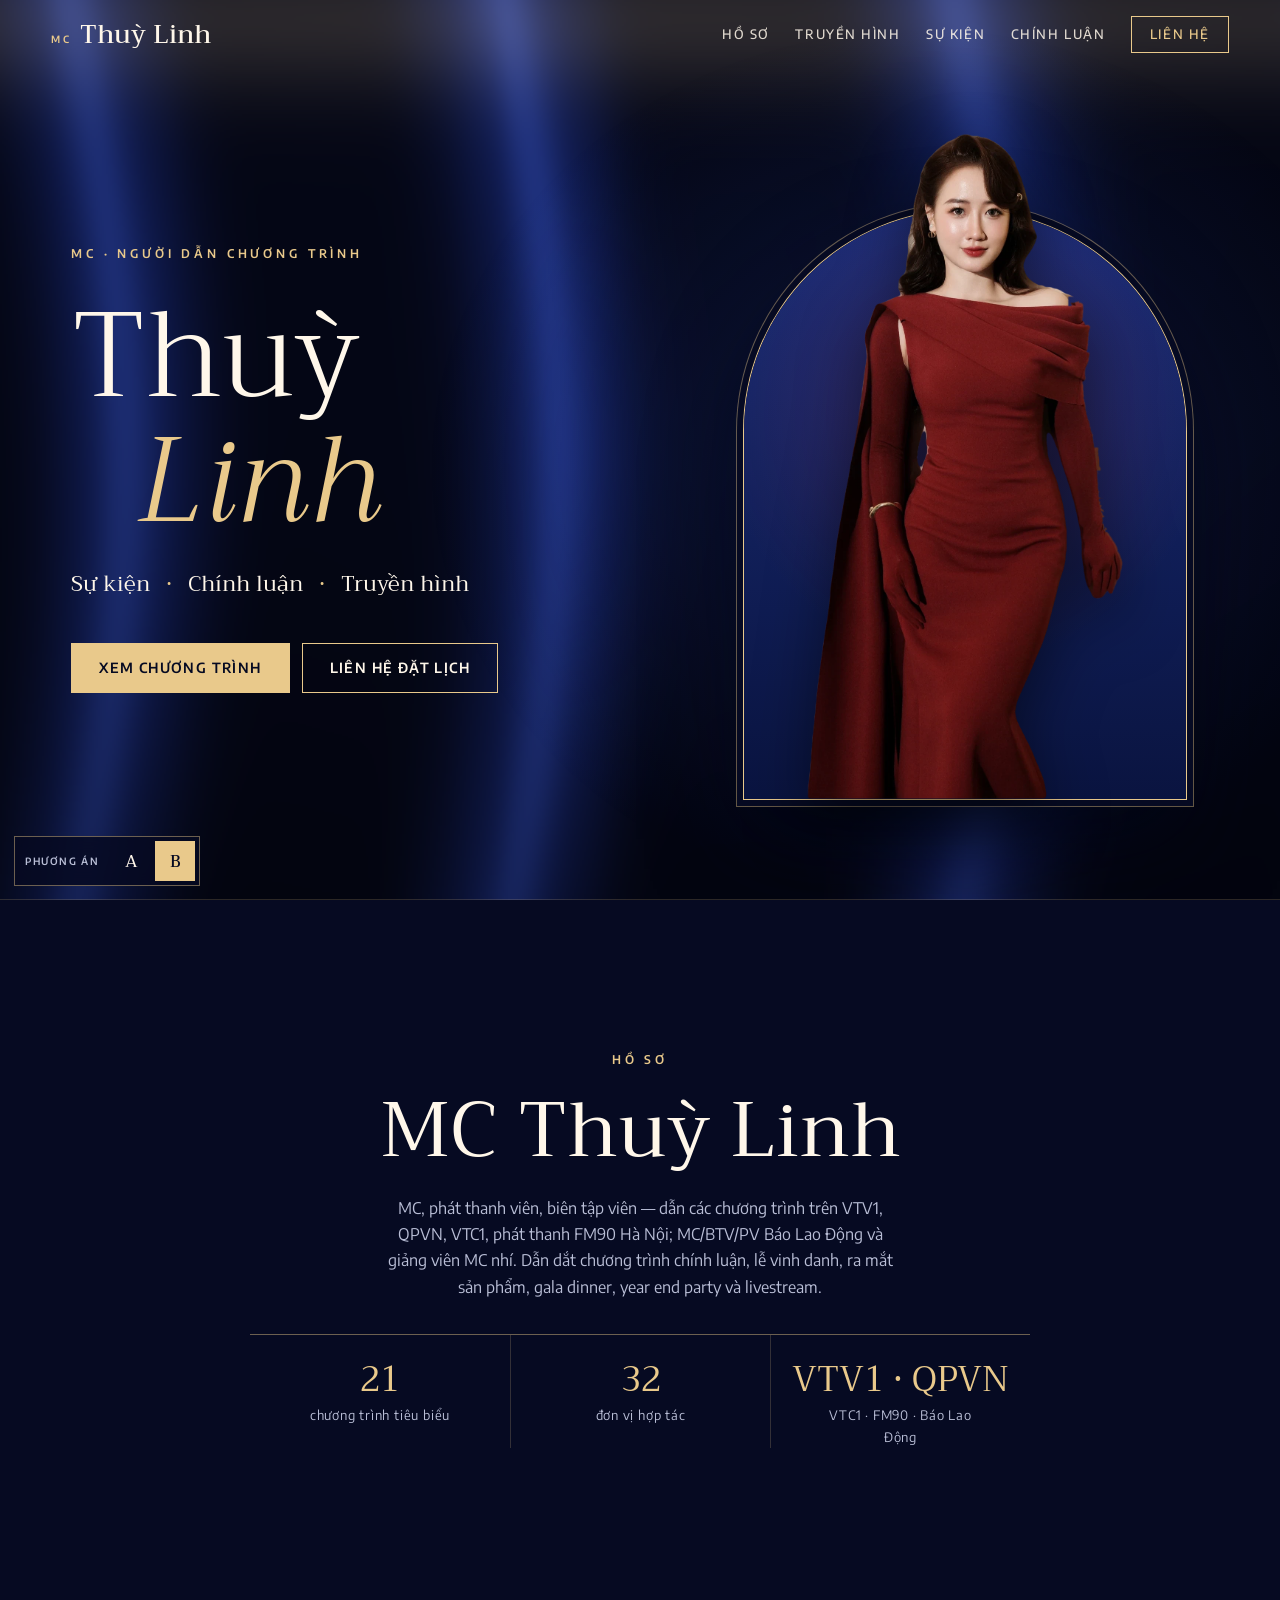
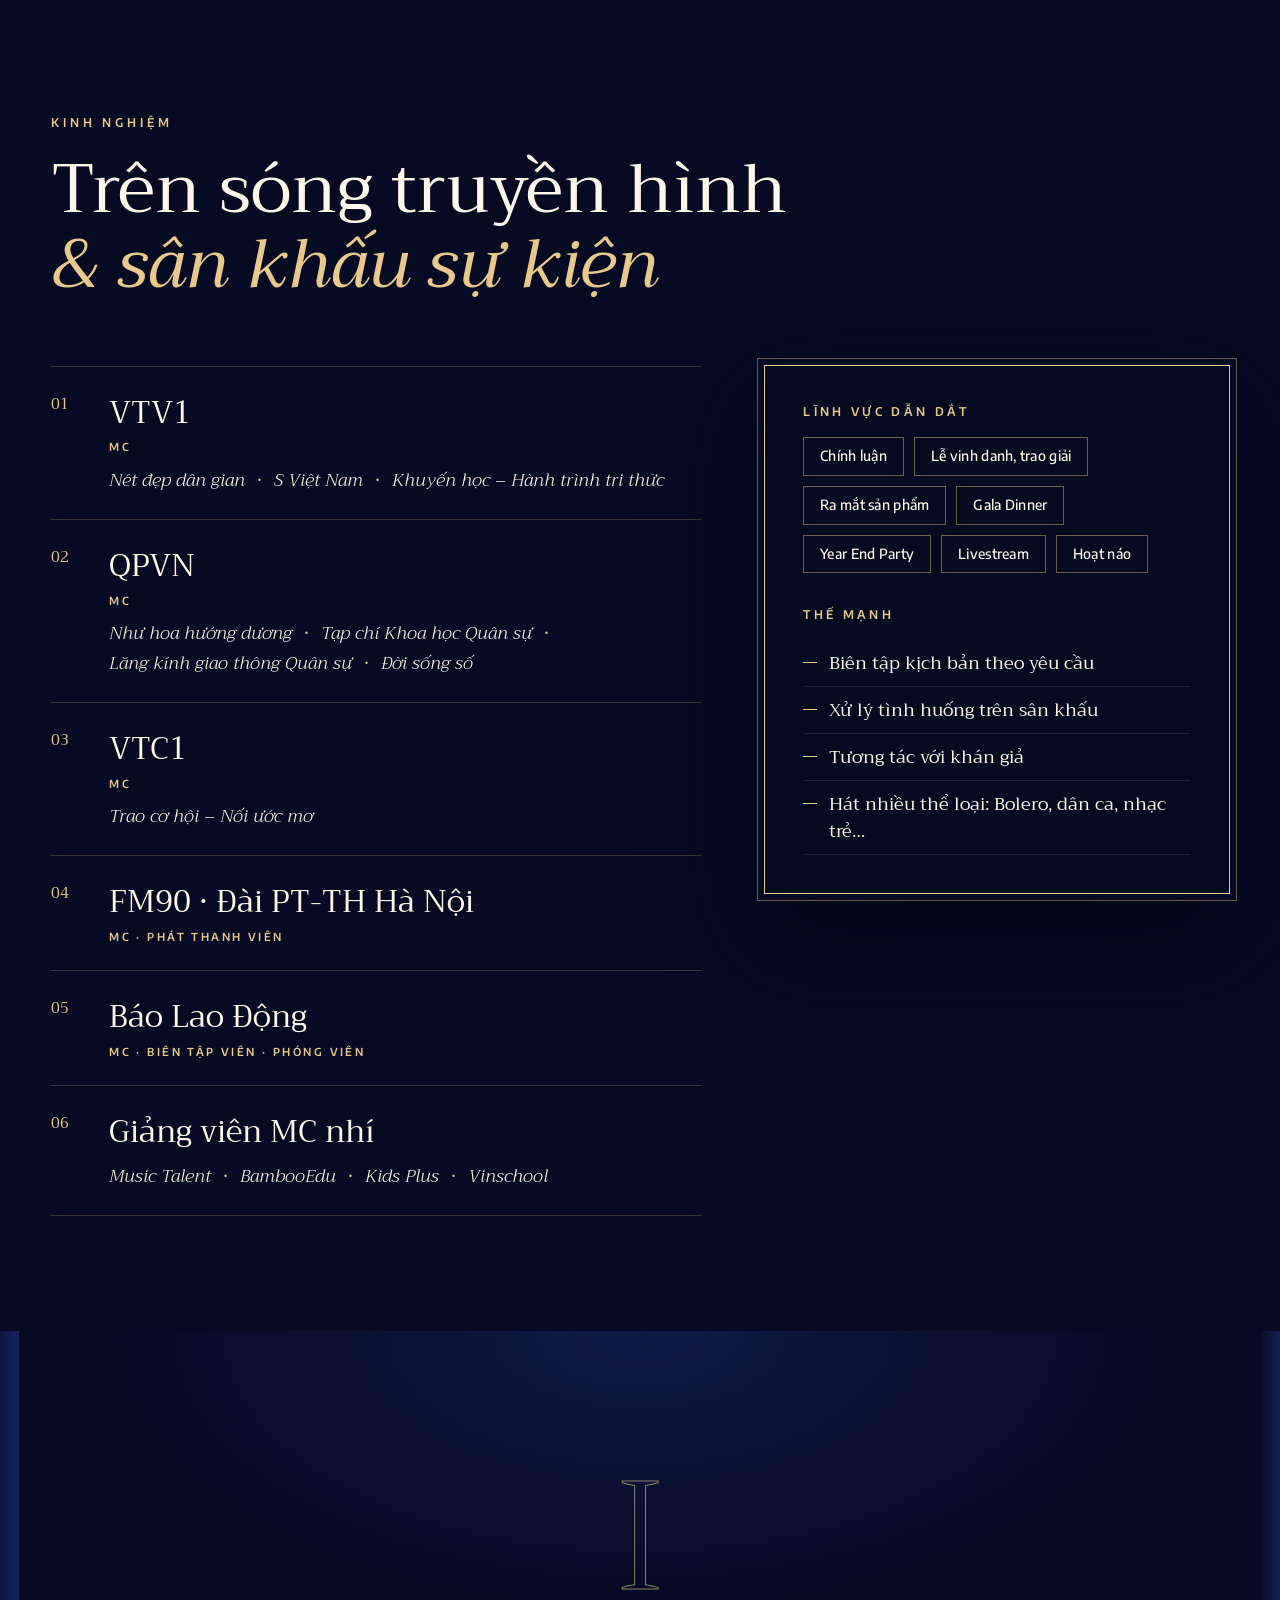
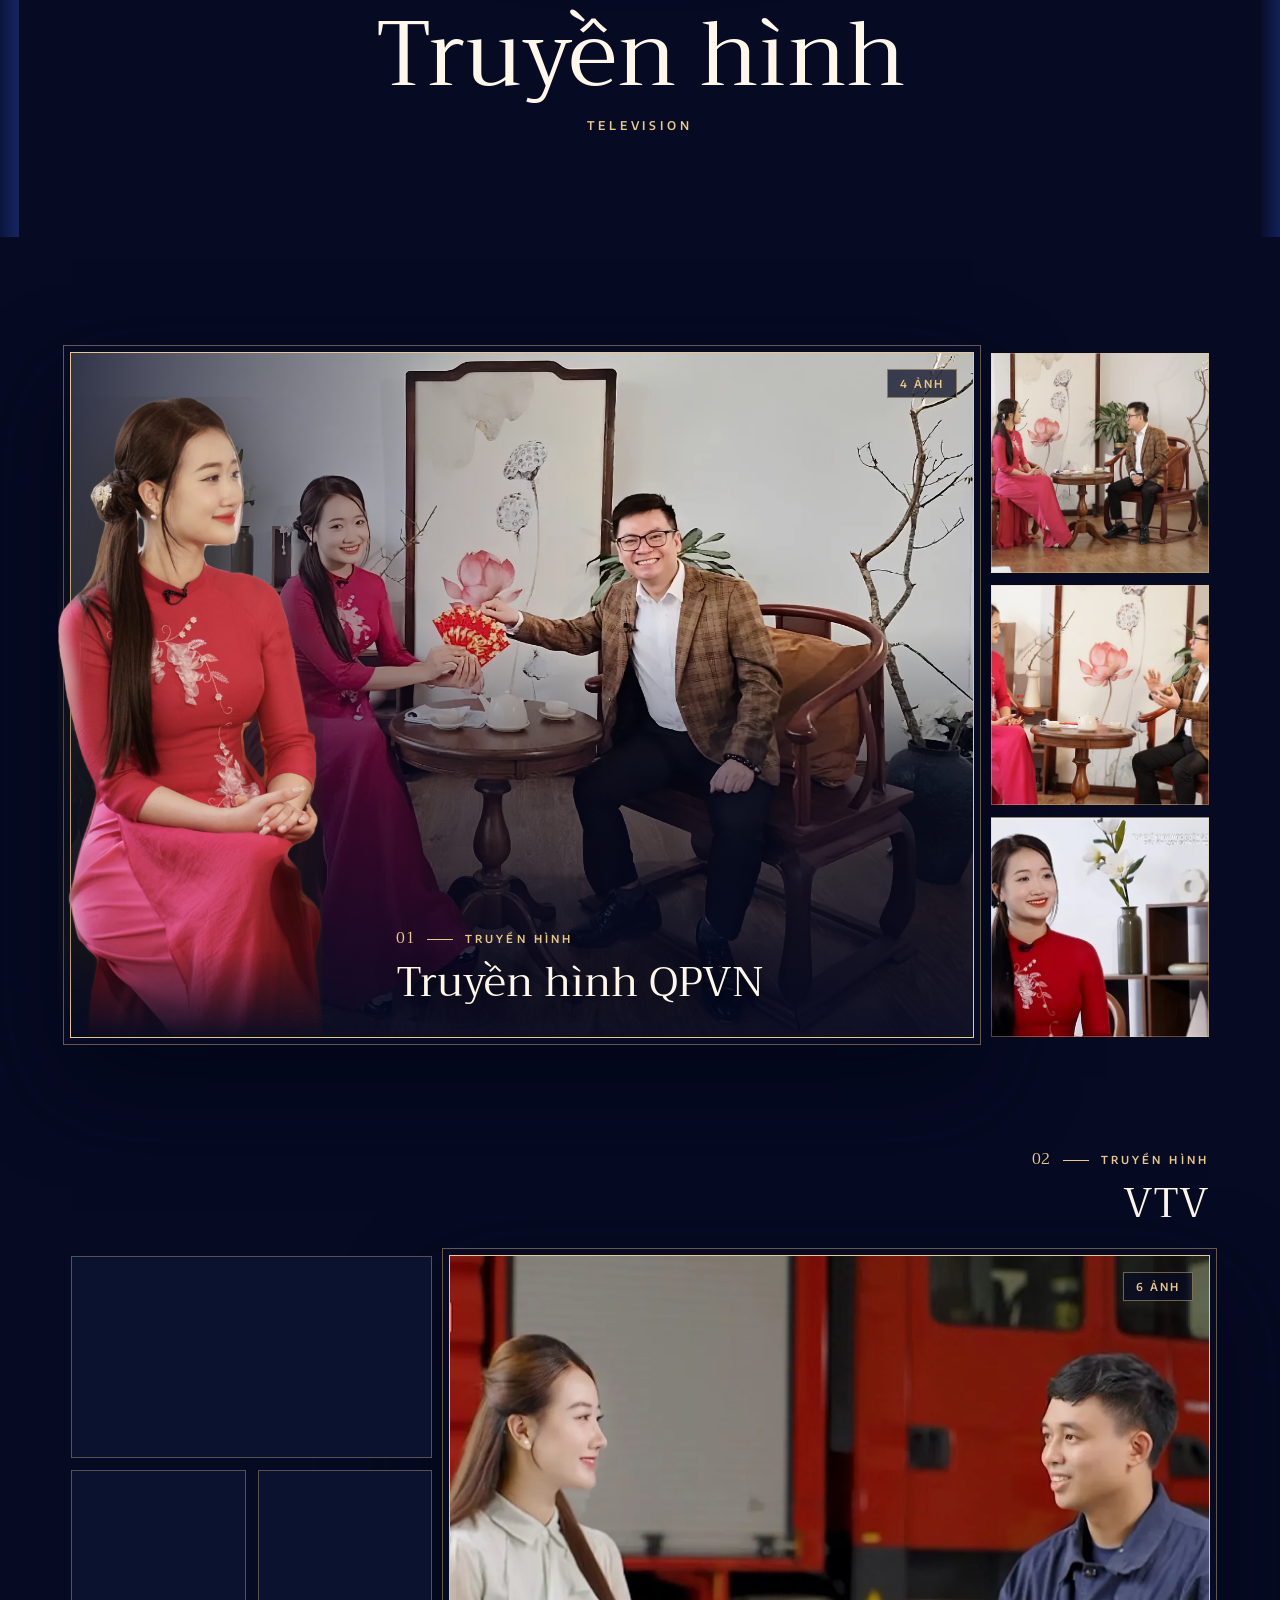
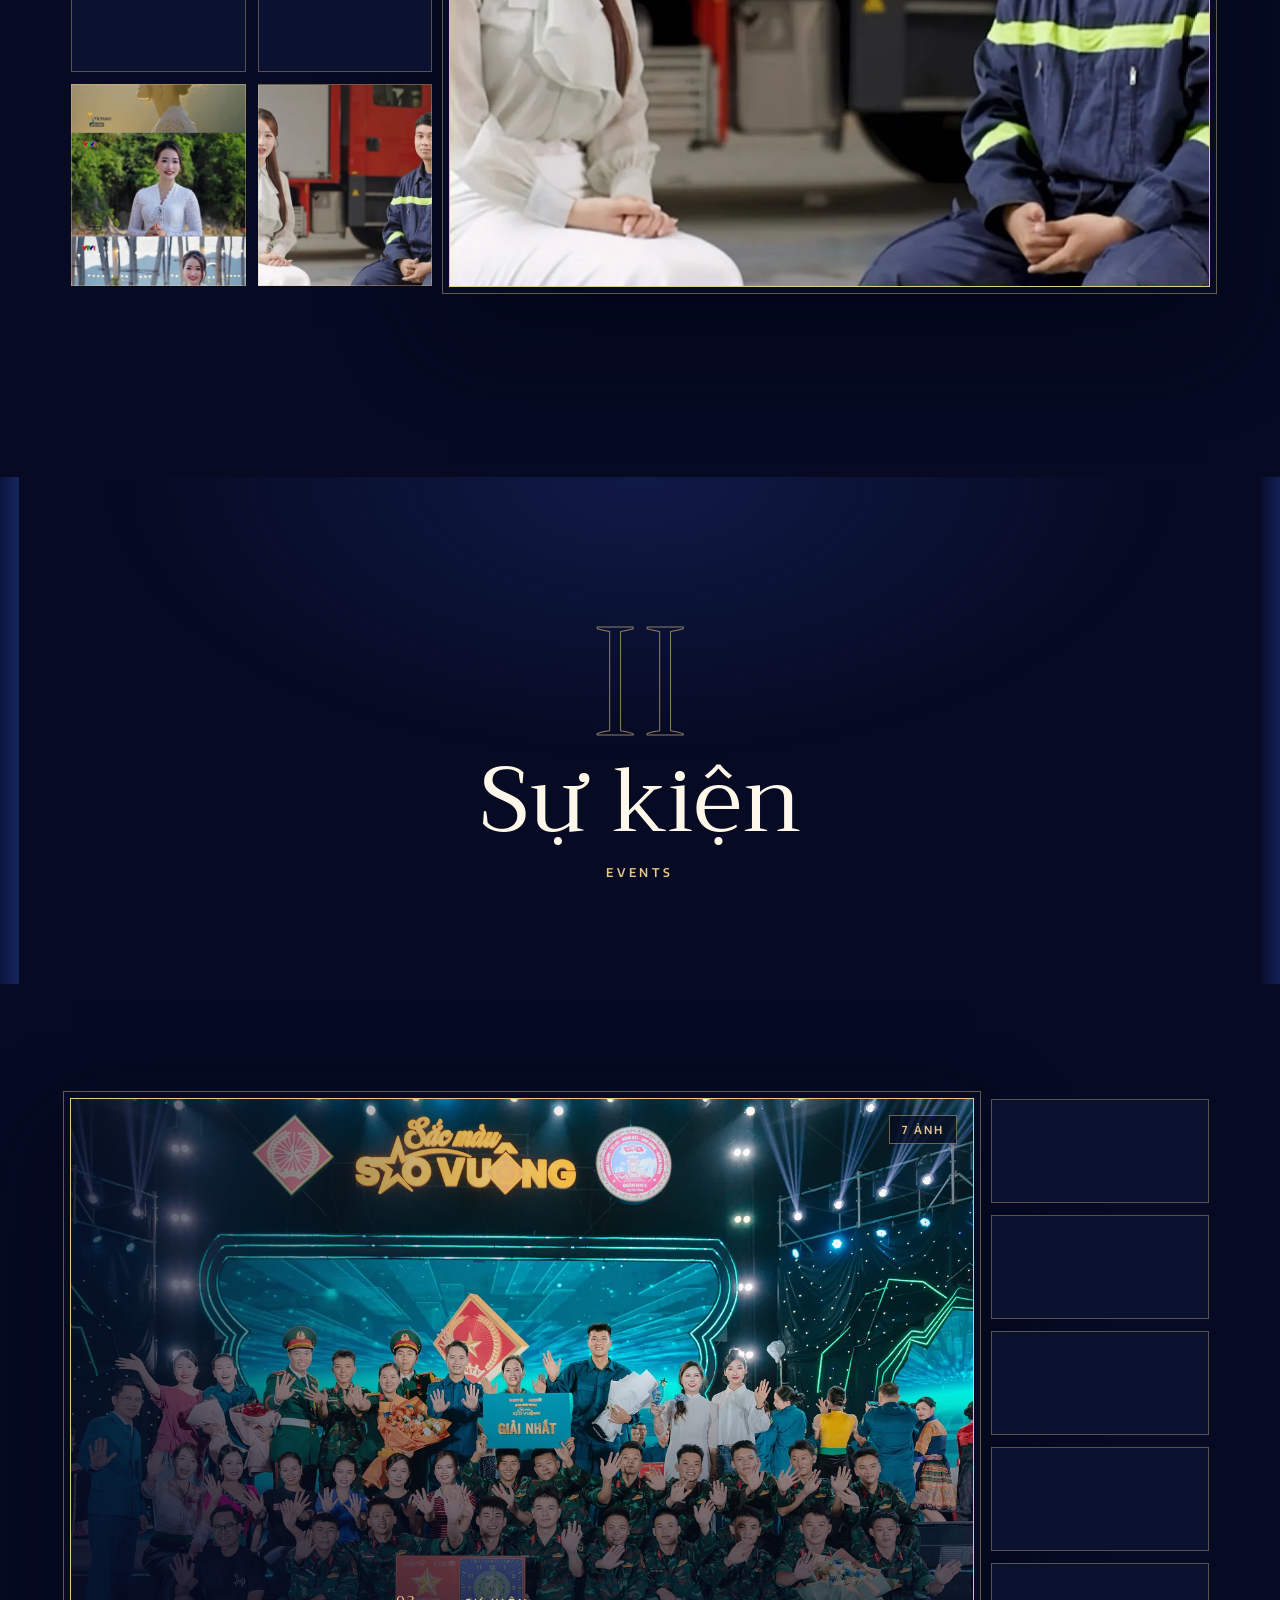
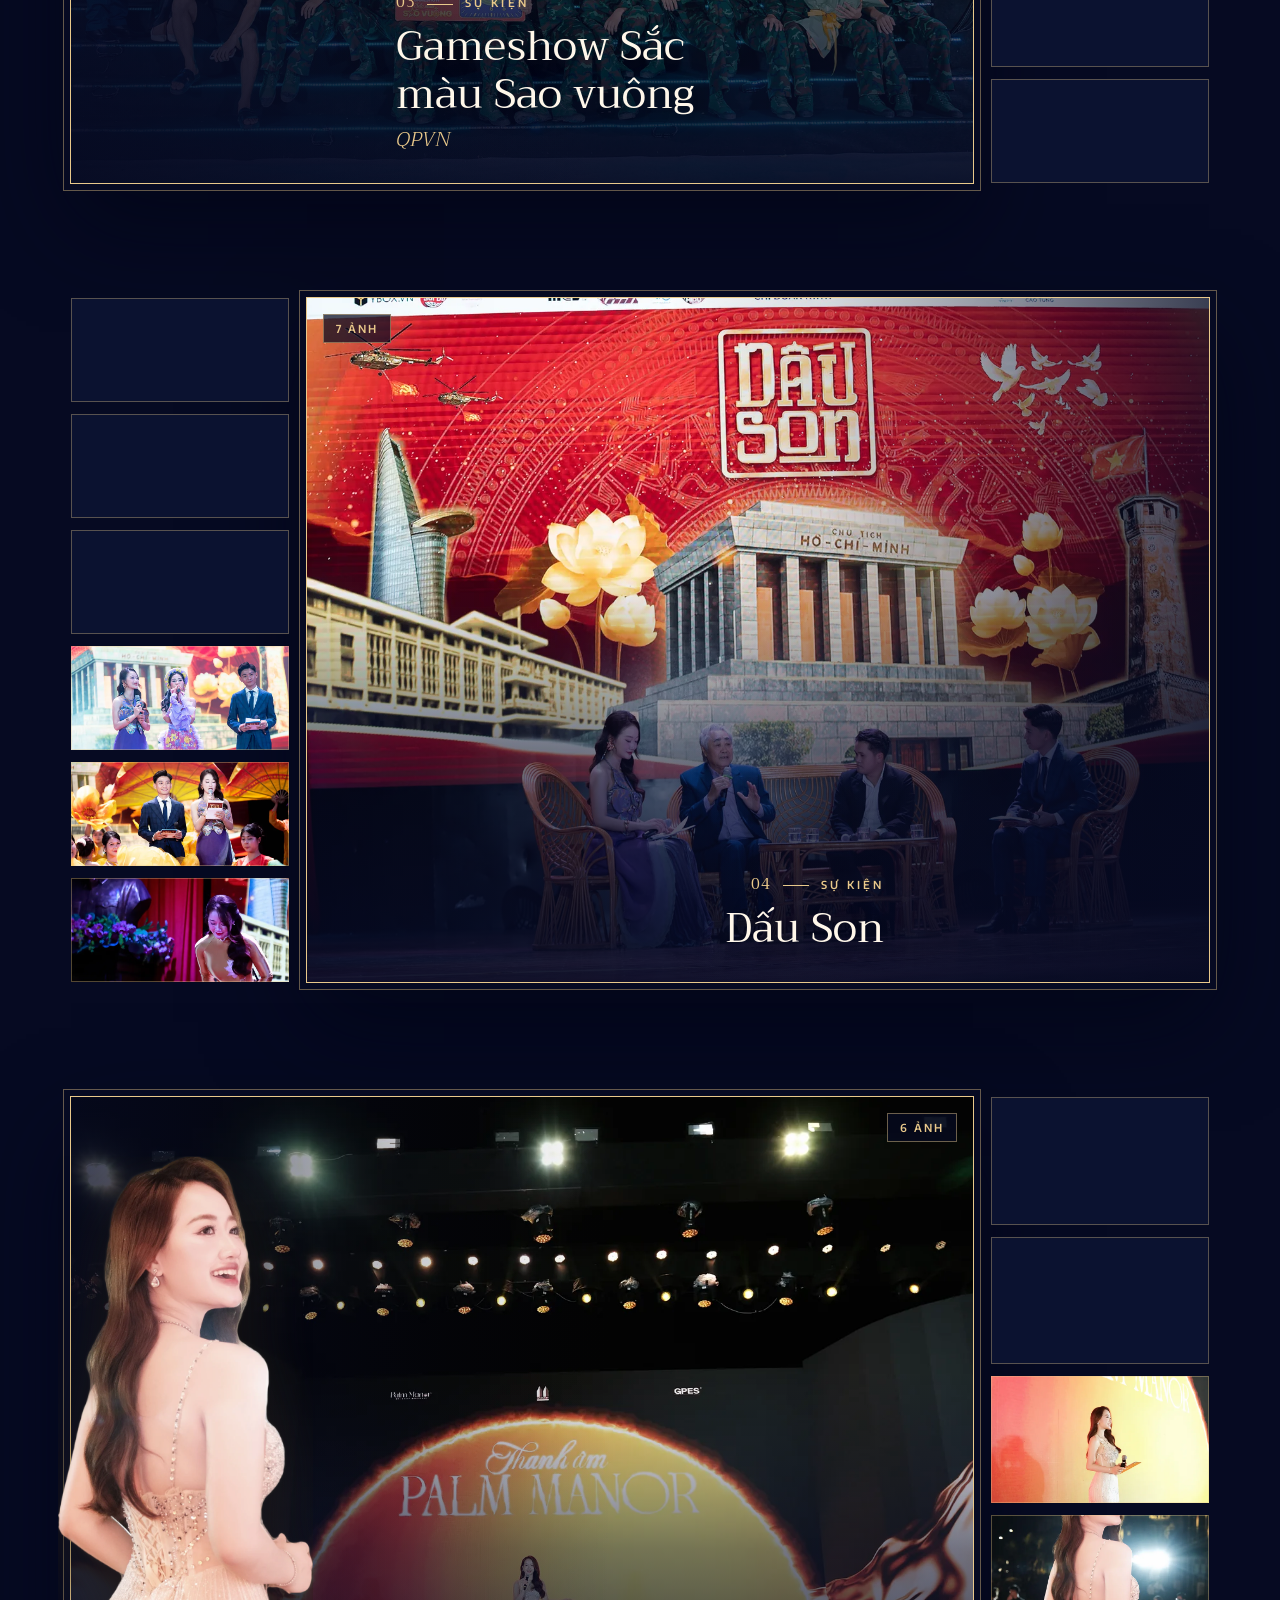
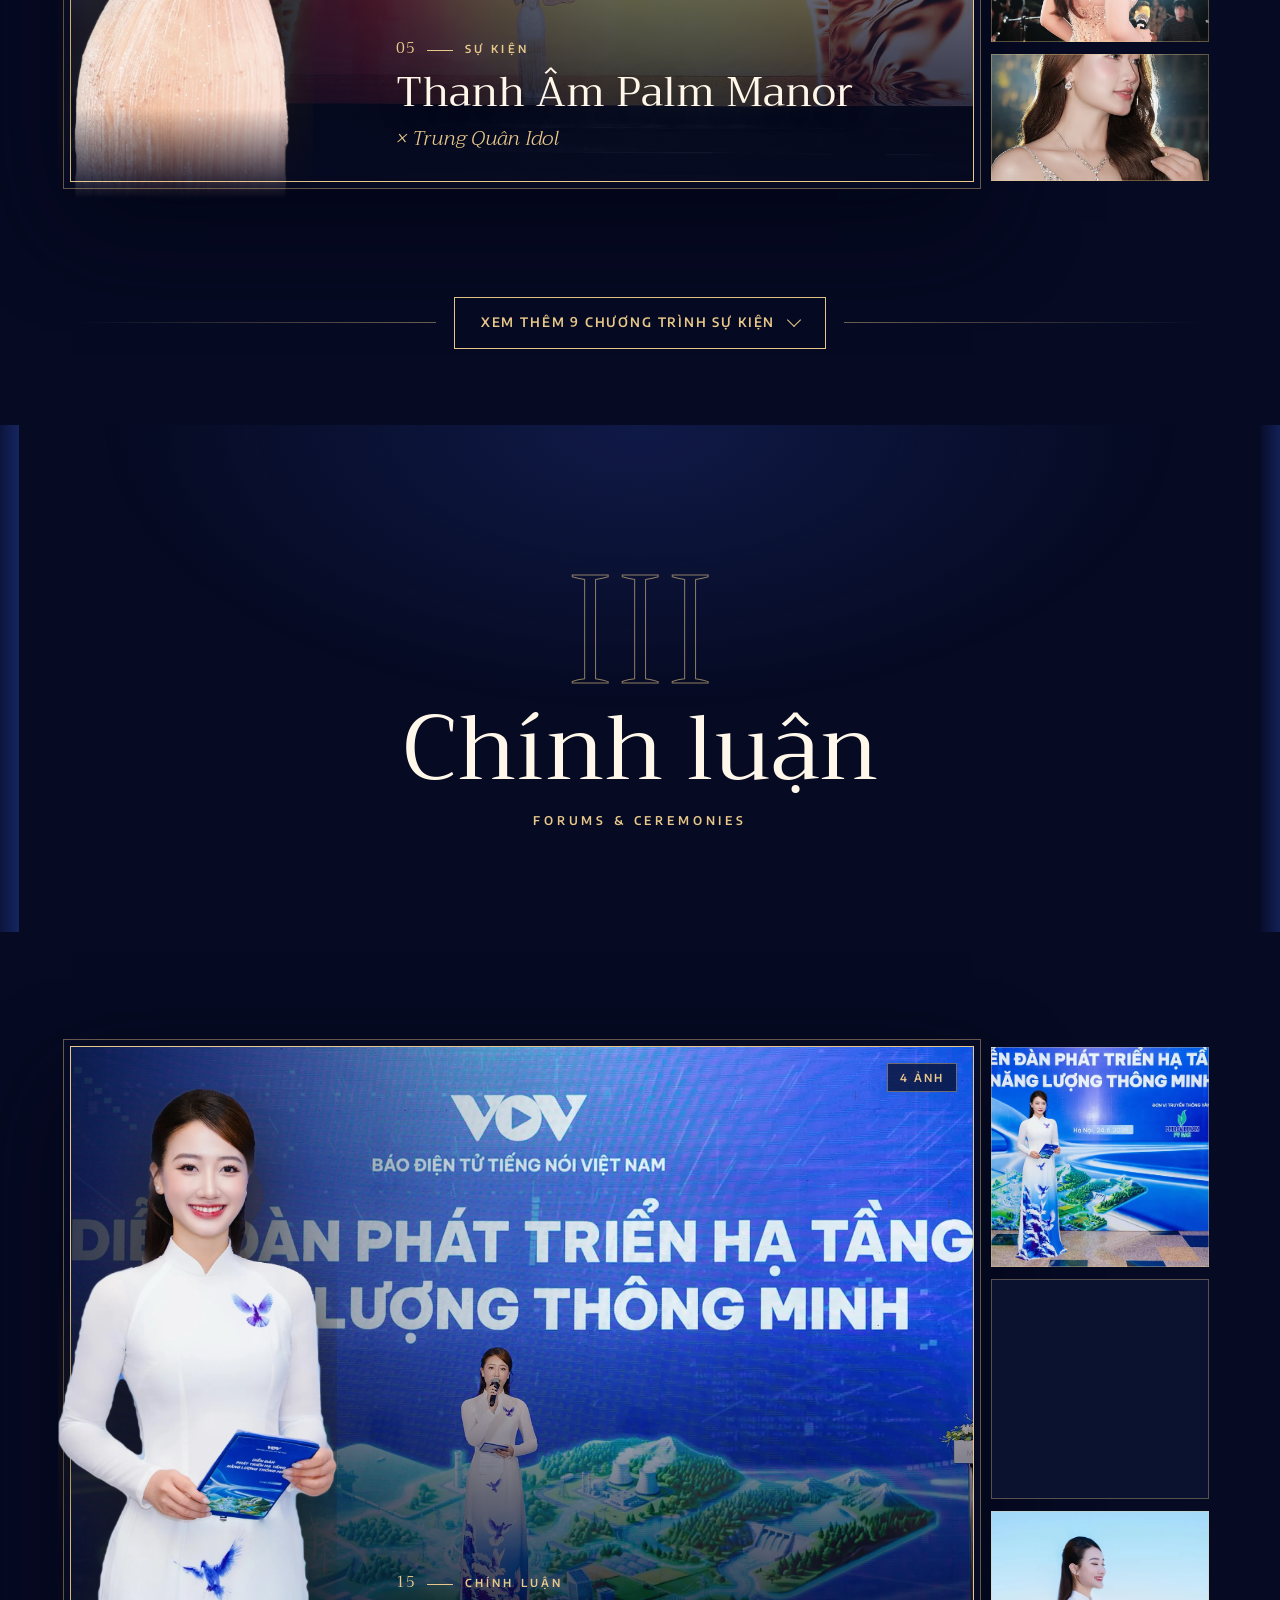
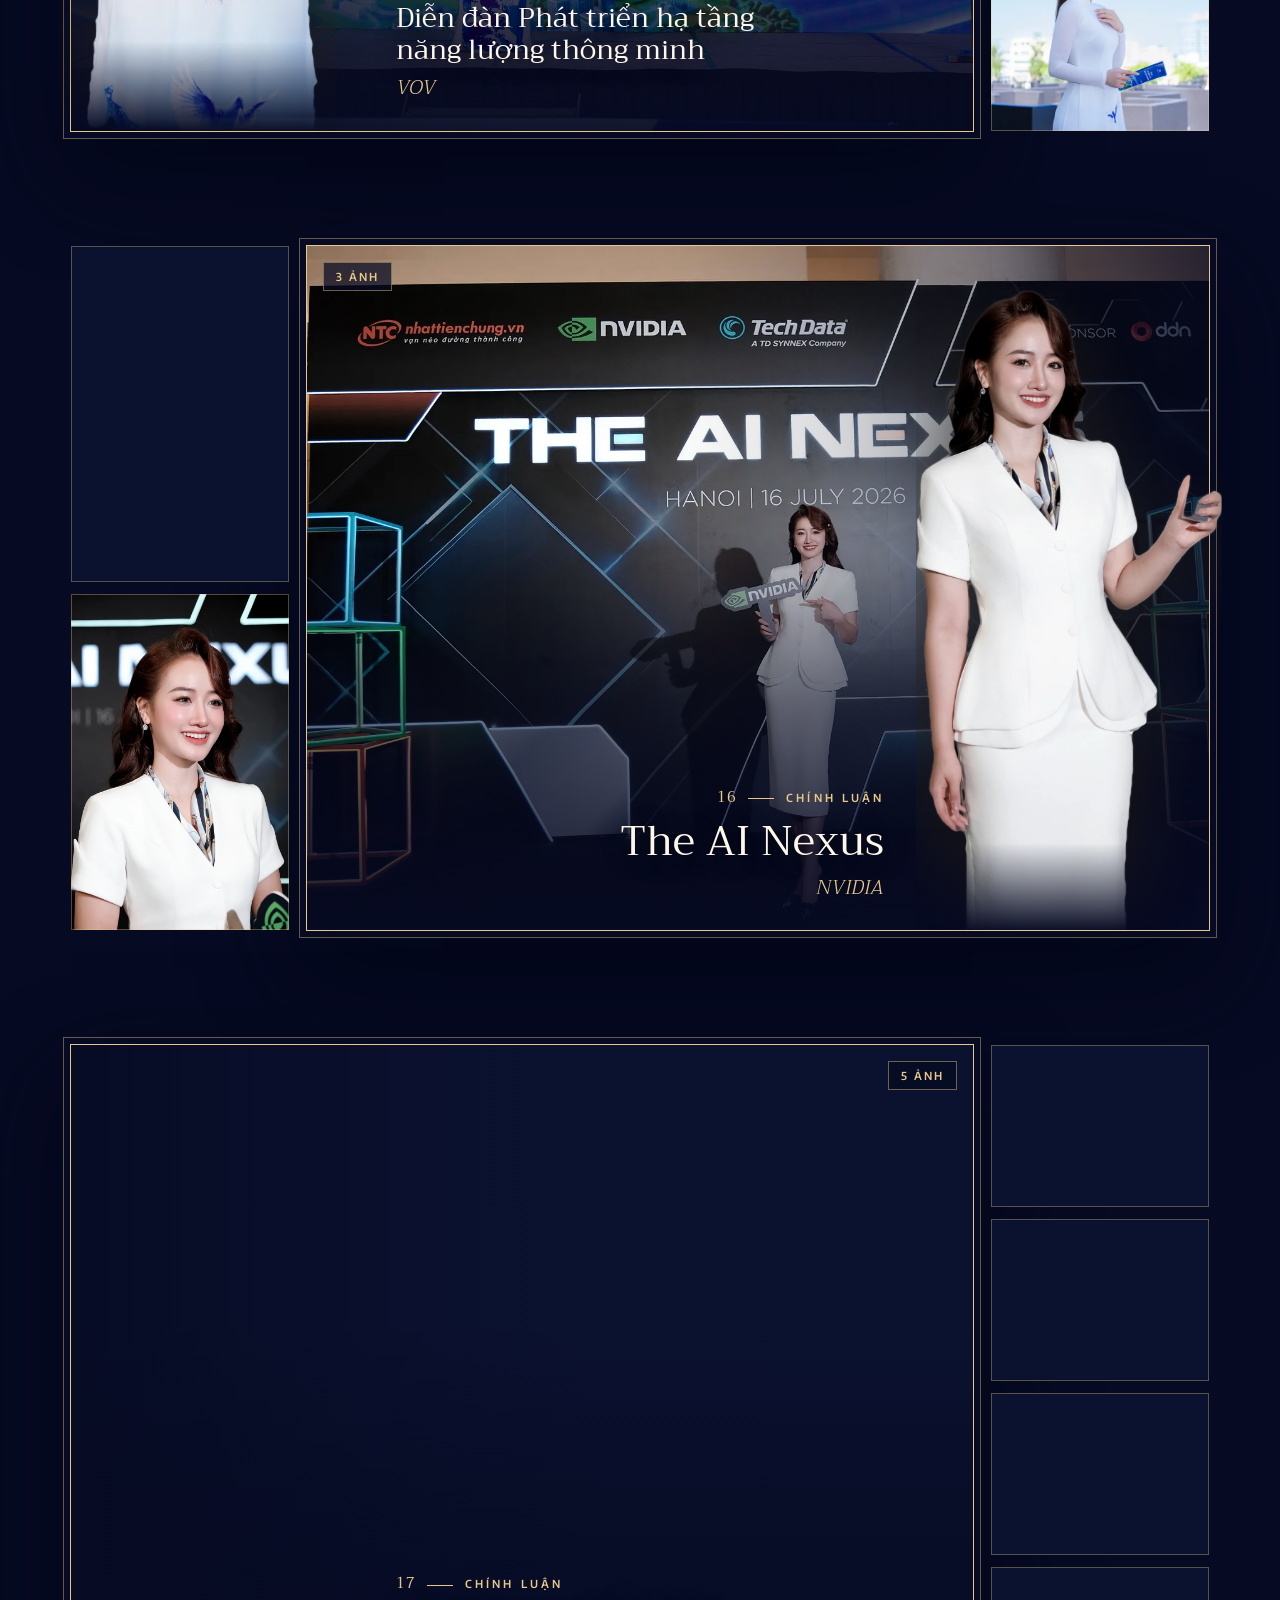
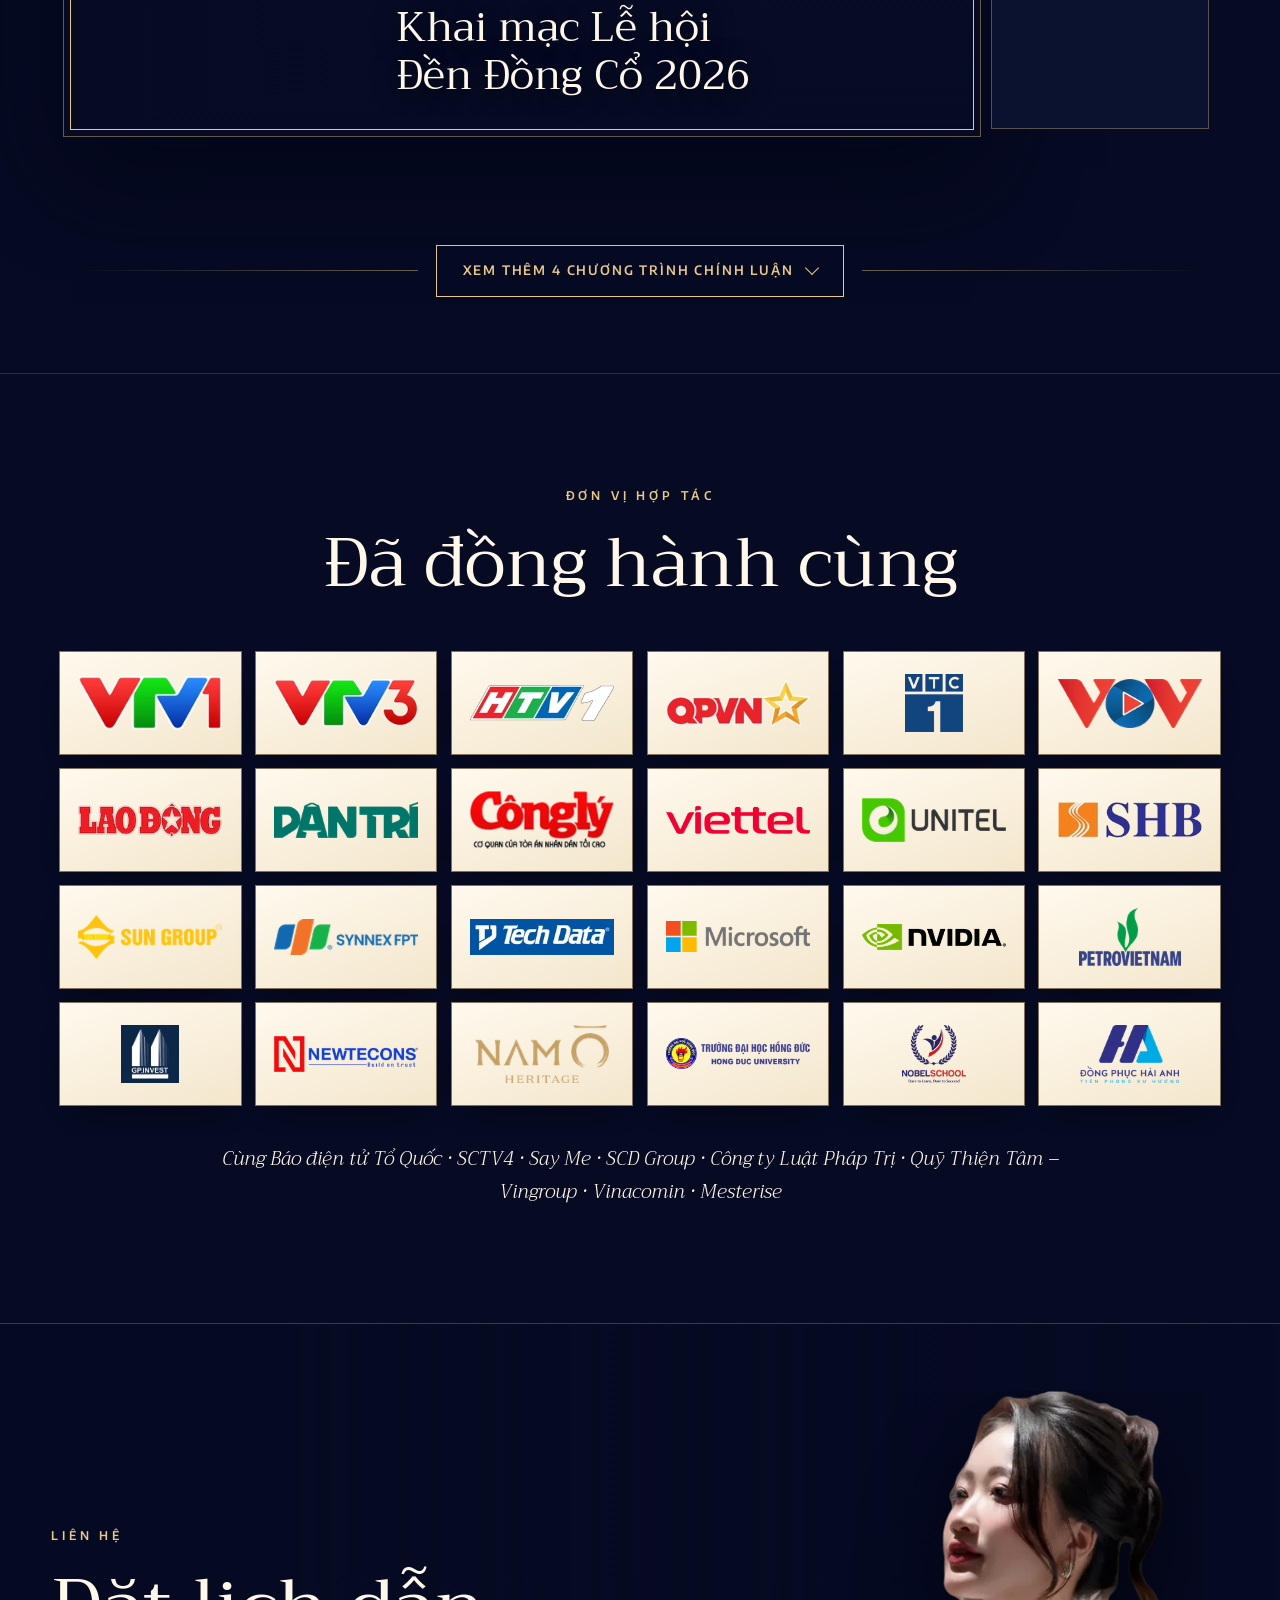
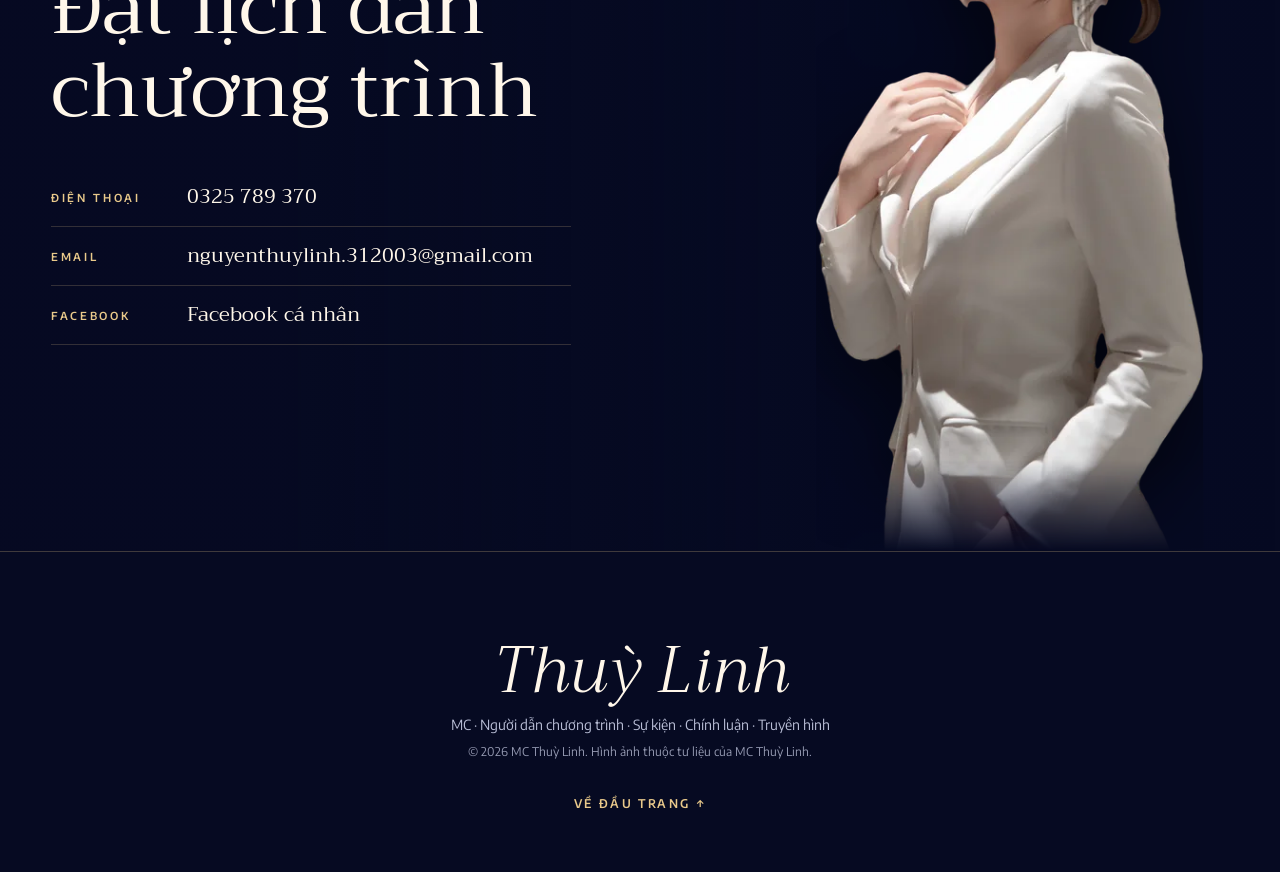
<file: phuong-an-b.html>
<!doctype html>
<html lang="vi">
<head>
<meta charset="utf-8">
<meta name="viewport" content="width=device-width, initial-scale=1, viewport-fit=cover">
<title>MC Thuỳ Linh — Sự kiện · Chính luận · Truyền hình</title>
<meta name="description" content="MC Thuỳ Linh – người dẫn chương trình sự kiện, chính luận và truyền hình. Hồ sơ 21 chương trình tiêu biểu.">
<meta name="theme-color" content="#060A22">
<meta property="og:type" content="website">
<meta property="og:title" content="MC Thuỳ Linh — Người dẫn chương trình">
<meta property="og:description" content="Sự kiện · Chính luận · Truyền hình · 21 chương trình tiêu biểu">
<meta property="og:image" content="assets/img/lookbook/img-9850-1600.webp">
<link rel="preconnect" href="https://fonts.googleapis.com">
<link rel="preconnect" href="https://fonts.gstatic.com" crossorigin>
<link href="https://fonts.googleapis.com/css2?family=Trirong:ital,wght@0,300;0,400;0,500;0,600;1,300;1,400&family=Encode+Sans:wght@400;500;600&display=swap&subset=vietnamese" rel="stylesheet">
<link rel="preload" as="image" href="assets/cutouts/hero-b-sm.webp" imagesrcset="assets/cutouts/hero-b-sm.webp 379w, assets/cutouts/hero-b.webp 853w" imagesizes="(max-width: 760px) 90vw, 40vw">
<link rel="stylesheet" href="style.css?v=7a13393a">
<script>document.documentElement.classList.add('js');setTimeout(function(){if(!window.__tl)document.documentElement.classList.remove('js')},4000)</script>
</head>
<body>
<canvas class="bgfx" aria-hidden="true"></canvas>
<a class="skip" href="#main">Bỏ qua, tới nội dung chính</a>

<header class="top" id="top-bar">
  <a class="brand" href="#top" aria-label="MC Thuỳ Linh – về đầu trang"><small>MC</small>Thuỳ Linh</a>
  <nav class="nav" id="nav" aria-label="Điều hướng chính">
    <a href="#ho-so">Hồ sơ</a><a href="#truyen-hinh">Truyền hình</a><a href="#su-kien">Sự kiện</a><a href="#chinh-luan">Chính luận</a><a href="#lien-he" class="nav-cta">Liên hệ</a>
  </nav>
  <button class="menu-btn" type="button" aria-expanded="false" aria-controls="nav"><span class="menu-ico" aria-hidden="true"></span><span class="menu-txt">Menu</span></button>
</header>

<main id="main">
<section class="hero hero-clean" id="top" data-ch="0" aria-label="Giới thiệu">
  <div class="hc-copy">
    <p class="eyebrow hc-eyebrow">MC · Người dẫn chương trình</p>
    <h1 class="hc-name"><span class="sr">MC </span>Thuỳ <em>Linh</em></h1>
    <p class="hc-fields"><span>Sự kiện</span><span>Chính luận</span><span>Truyền hình</span></p>
    <div class="hc-cta">
      <a class="btn" href="#truyen-hinh">Xem chương trình</a>
      <a class="btn btn-o" href="#lien-he">Liên hệ đặt lịch</a>
    </div>
  </div>
  <div class="hc-art">
    <div class="hc-arch" aria-hidden="true"></div>
    <img class="hc-cut" src="assets/cutouts/hero-b-sm.webp" srcset="assets/cutouts/hero-b-sm.webp 379w, assets/cutouts/hero-b.webp 853w" sizes="(max-width: 860px) 80vw, 36vw" width="853" height="1800" fetchpriority="high" alt="MC Thuỳ Linh trong đầm đỏ nhung">
  </div>
  <div class="curtain curtain-l" aria-hidden="true"></div>
  <div class="curtain curtain-r" aria-hidden="true"></div>
</section>

<section class="about about-clean" id="ho-so" data-ch="0" aria-labelledby="h-about">
  <div class="about-copy reveal">
    <p class="eyebrow">Hồ sơ</p>
    <h2 id="h-about">MC Thuỳ Linh</h2>
    <p class="about-bio">MC, phát thanh viên, biên tập viên — dẫn các chương trình trên VTV1, QPVN, VTC1, phát thanh FM90 Hà Nội; MC/BTV/PV Báo Lao Động và giảng viên MC nhí. Dẫn dắt chương trình chính luận, lễ vinh danh, ra mắt sản phẩm, gala dinner, year end party và livestream.</p>
    <dl class="facts">
      <div><dt>21</dt><dd>chương trình tiêu biểu</dd></div>
      <div><dt>32</dt><dd>đơn vị hợp tác</dd></div>
      <div><dt>VTV1 · QPVN</dt><dd>VTC1 · FM90 · Báo Lao Động</dd></div>
    </dl>
  </div>
</section>

<section class="xp" id="kinh-nghiem" aria-labelledby="h-xp">
  <div class="xp-in">
    <header class="xp-head reveal"><p class="eyebrow">Kinh nghiệm</p><h2 id="h-xp">Trên sóng truyền hình<br><em>&amp; sân khấu sự kiện</em></h2></header>
    <ol class="xp-list"><li class="xp-item reveal"><p class="xp-org">VTV1</p><p class="xp-role">MC</p><ul class="xp-progs"><li>Nét đẹp dân gian</li><li>S Việt Nam</li><li>Khuyến học – Hành trình tri thức</li></ul></li><li class="xp-item reveal"><p class="xp-org">QPVN</p><p class="xp-role">MC</p><ul class="xp-progs"><li>Như hoa hướng dương</li><li>Tạp chí Khoa học Quân sự</li><li>Lăng kính giao thông Quân sự</li><li>Đời sống số</li></ul></li><li class="xp-item reveal"><p class="xp-org">VTC1</p><p class="xp-role">MC</p><ul class="xp-progs"><li>Trao cơ hội – Nối ước mơ</li></ul></li><li class="xp-item reveal"><p class="xp-org">FM90 · Đài PT-TH Hà Nội</p><p class="xp-role">MC · Phát thanh viên</p></li><li class="xp-item reveal"><p class="xp-org">Báo Lao Động</p><p class="xp-role">MC · Biên tập viên · Phóng viên</p></li><li class="xp-item reveal"><p class="xp-org">Giảng viên MC nhí</p><ul class="xp-progs"><li>Music Talent</li><li>BambooEdu</li><li>Kids Plus</li><li>Vinschool</li></ul></li></ol>
    <div class="xp-side reveal">
      <h3 class="xp-h3">Lĩnh vực dẫn dắt</h3>
      <ul class="xp-chips"><li>Chính luận</li><li>Lễ vinh danh, trao giải</li><li>Ra mắt sản phẩm</li><li>Gala Dinner</li><li>Year End Party</li><li>Livestream</li><li>Hoạt náo</li></ul>
      <h3 class="xp-h3">Thế mạnh</h3>
      <ul class="xp-skills"><li>Biên tập kịch bản theo yêu cầu</li><li>Xử lý tình huống trên sân khấu</li><li>Tương tác với khán giả</li><li>Hát nhiều thể loại: Bolero, dân ca, nhạc trẻ…</li></ul>
    </div>
  </div>
</section>

<div class="programs" id="chuong-trinh">

<section class="chapter chapter-b" id="truyen-hinh" data-ch="1" aria-labelledby="h-truyen-hinh">
  <div class="chap reveal-curtain">
    <span class="chap-roman" aria-hidden="true">I</span>
    <h2 class="chap-title" id="h-truyen-hinh">Truyền hình</h2>
    <p class="chap-en">Television</p>
  </div>
  <div class="chap-body">
<article class="pg pg-cutout  reveal" id="qpvn" data-gallery="qpvn" data-title="Truyền hình QPVN" aria-labelledby="t-qpvn">
  <div class="pg-stage">
    <div class="pg-frame"><button class="pg-main" type="button" data-full="assets/img/qpvn/img-2349-1600.webp" data-w="1600" data-h="1196" data-alt="MC Thuỳ Linh dẫn chương trình Truyền hình QPVN – toàn cảnh" aria-label="Xem ảnh lớn Truyền hình QPVN"><img class="" src="assets/img/qpvn/img-2349-800.webp" srcset="assets/img/qpvn/img-2349-800.webp 800w, assets/img/qpvn/img-2349-1600.webp 1600w" sizes="(max-width: 760px) 100vw, 70vw" width="1600" height="1196" loading="lazy" decoding="async" alt="MC Thuỳ Linh dẫn chương trình Truyền hình QPVN – toàn cảnh"></button></div>
    <img class="pg-cut" src="assets/cutouts/qpvn-sm.webp" srcset="assets/cutouts/qpvn-sm.webp 331w, assets/cutouts/qpvn.webp 744w" sizes="(max-width: 760px) 46vw, 30vw" width="744" height="1800" loading="lazy" decoding="async" alt="" aria-hidden="true">
    <header class="pg-cap">
      <p class="pg-kicker"><span class="pg-num">01</span><span class="pg-ch">Truyền hình</span></p>
      <h3 class="pg-title" id="t-qpvn">Truyền hình QPVN</h3>
      
    </header>
    <span class="pg-count" aria-hidden="true">4 ảnh</span>
  </div>
  <div class="pg-thumbs" data-count="3"><button class="pg-thumb" type="button" data-full="assets/img/qpvn/dsc02521-1600.webp" data-w="1600" data-h="939" data-alt="Truyền hình QPVN – ảnh 2" aria-label="Xem ảnh 2 của Truyền hình QPVN"><img class="" src="assets/img/qpvn/dsc02521-800.webp" srcset="assets/img/qpvn/dsc02521-800.webp 800w, assets/img/qpvn/dsc02521-1600.webp 1600w" sizes="(max-width: 760px) 42vw, 220px" width="1600" height="939" loading="lazy" decoding="async" alt=""></button><button class="pg-thumb" type="button" data-full="assets/img/qpvn/dsc02529-1600.webp" data-w="1600" data-h="900" data-alt="Truyền hình QPVN – ảnh 3" aria-label="Xem ảnh 3 của Truyền hình QPVN"><img class="" src="assets/img/qpvn/dsc02529-800.webp" srcset="assets/img/qpvn/dsc02529-800.webp 800w, assets/img/qpvn/dsc02529-1600.webp 1600w" sizes="(max-width: 760px) 42vw, 220px" width="1600" height="900" loading="lazy" decoding="async" alt=""></button><button class="pg-thumb" type="button" data-full="assets/img/qpvn/img-3284-1600.webp" data-w="1600" data-h="900" data-alt="Truyền hình QPVN – ảnh 4" aria-label="Xem ảnh 4 của Truyền hình QPVN"><img class="" src="assets/img/qpvn/img-3284-800.webp" srcset="assets/img/qpvn/img-3284-800.webp 800w, assets/img/qpvn/img-3284-1600.webp 1600w" sizes="(max-width: 760px) 42vw, 220px" width="1600" height="900" loading="lazy" decoding="async" alt=""></button></div>
</article>
<article class="pg pg-plain reveal" id="vtv" data-gallery="vtv" data-title="VTV" aria-labelledby="t-vtv">
  <header class="pg-head">
    <p class="pg-kicker"><span class="pg-num">02</span><span class="pg-ch">Truyền hình</span></p>
    <h3 class="pg-title" id="t-vtv">VTV</h3>
    
  </header>
  <div class="pg-mosaic" data-count="5">
    <div class="pg-frame"><button class="pg-main" type="button" data-full="assets/img/vtv/quality-restoration-20260625122310321-1600.webp" data-w="1600" data-h="900" data-alt="MC Thuỳ Linh dẫn chương trình VTV – toàn cảnh" aria-label="Xem ảnh lớn VTV"><img class="" src="assets/img/vtv/quality-restoration-20260625122310321-800.webp" srcset="assets/img/vtv/quality-restoration-20260625122310321-800.webp 800w, assets/img/vtv/quality-restoration-20260625122310321-1600.webp 1600w" sizes="(max-width: 760px) 100vw, 70vw" width="1600" height="900" loading="lazy" decoding="async" alt="MC Thuỳ Linh dẫn chương trình VTV – toàn cảnh"></button><span class="pg-count" aria-hidden="true">6 ảnh</span></div>
    <div class="pg-thumbs"><button class="pg-thumb" type="button" data-full="assets/img/vtv/quality-restoration-20260625121901602-1600.webp" data-w="1600" data-h="899" data-alt="VTV – ảnh 2" aria-label="Xem ảnh 2 của VTV"><img class="" src="assets/img/vtv/quality-restoration-20260625121901602-800.webp" srcset="assets/img/vtv/quality-restoration-20260625121901602-800.webp 800w, assets/img/vtv/quality-restoration-20260625121901602-1600.webp 1600w" sizes="(max-width: 760px) 42vw, 220px" width="1600" height="899" loading="lazy" decoding="async" alt=""></button><button class="pg-thumb" type="button" data-full="assets/img/vtv/img-4747-1600.webp" data-w="1600" data-h="2844" data-alt="VTV – ảnh 3" aria-label="Xem ảnh 3 của VTV"><img class="" src="assets/img/vtv/img-4747-800.webp" srcset="assets/img/vtv/img-4747-800.webp 800w, assets/img/vtv/img-4747-1600.webp 1600w" sizes="(max-width: 760px) 42vw, 220px" width="1600" height="2844" loading="lazy" decoding="async" alt=""></button><button class="pg-thumb" type="button" data-full="assets/img/vtv/img-4748-1600.webp" data-w="1600" data-h="2844" data-alt="VTV – ảnh 4" aria-label="Xem ảnh 4 của VTV"><img class="" src="assets/img/vtv/img-4748-800.webp" srcset="assets/img/vtv/img-4748-800.webp 800w, assets/img/vtv/img-4748-1600.webp 1600w" sizes="(max-width: 760px) 42vw, 220px" width="1600" height="2844" loading="lazy" decoding="async" alt=""></button><button class="pg-thumb" type="button" data-full="assets/img/vtv/img-4749-1600.webp" data-w="1600" data-h="2844" data-alt="VTV – ảnh 5" aria-label="Xem ảnh 5 của VTV"><img class="" src="assets/img/vtv/img-4749-800.webp" srcset="assets/img/vtv/img-4749-800.webp 800w, assets/img/vtv/img-4749-1600.webp 1600w" sizes="(max-width: 760px) 42vw, 220px" width="1600" height="2844" loading="lazy" decoding="async" alt=""></button><button class="pg-thumb" type="button" data-full="assets/img/vtv/quality-restoration-20260625122701185-1600.webp" data-w="1600" data-h="900" data-alt="VTV – ảnh 6" aria-label="Xem ảnh 6 của VTV"><img class="" src="assets/img/vtv/quality-restoration-20260625122701185-800.webp" srcset="assets/img/vtv/quality-restoration-20260625122701185-800.webp 800w, assets/img/vtv/quality-restoration-20260625122701185-1600.webp 1600w" sizes="(max-width: 760px) 42vw, 220px" width="1600" height="900" loading="lazy" decoding="async" alt=""></button></div>
  </div>
</article></div>
</section>
<section class="chapter chapter-b" id="su-kien" data-ch="2" aria-labelledby="h-su-kien">
  <div class="chap reveal-curtain">
    <span class="chap-roman" aria-hidden="true">II</span>
    <h2 class="chap-title" id="h-su-kien">Sự kiện</h2>
    <p class="chap-en">Events</p>
  </div>
  <div class="chap-body">
<article class="pg pg-cutout  reveal" id="sac-mau-sao-vuong" data-gallery="sac-mau-sao-vuong" data-title="Gameshow Sắc màu Sao vuông" aria-labelledby="t-sac-mau-sao-vuong">
  <div class="pg-stage">
    <div class="pg-frame"><button class="pg-main" type="button" data-full="assets/img/sac-mau-sao-vuong/hd107625-1600.webp" data-w="1600" data-h="1067" data-alt="MC Thuỳ Linh dẫn chương trình Gameshow Sắc màu Sao vuông – toàn cảnh" aria-label="Xem ảnh lớn Gameshow Sắc màu Sao vuông"><img class="" src="assets/img/sac-mau-sao-vuong/hd107625-800.webp" srcset="assets/img/sac-mau-sao-vuong/hd107625-800.webp 800w, assets/img/sac-mau-sao-vuong/hd107625-1600.webp 1600w" sizes="(max-width: 760px) 100vw, 70vw" width="1600" height="1067" loading="lazy" decoding="async" alt="MC Thuỳ Linh dẫn chương trình Gameshow Sắc màu Sao vuông – toàn cảnh"></button></div>
    <img class="pg-cut" src="assets/cutouts/sao-vuong-sm.webp" srcset="assets/cutouts/sao-vuong-sm.webp 392w, assets/cutouts/sao-vuong.webp 883w" sizes="(max-width: 760px) 46vw, 30vw" width="883" height="1800" loading="lazy" decoding="async" alt="" aria-hidden="true">
    <header class="pg-cap">
      <p class="pg-kicker"><span class="pg-num">03</span><span class="pg-ch">Sự kiện</span></p>
      <h3 class="pg-title" id="t-sac-mau-sao-vuong">Gameshow Sắc màu Sao vuông</h3>
      <span class="pg-sub">QPVN</span>
    </header>
    <span class="pg-count" aria-hidden="true">7 ảnh</span>
  </div>
  <div class="pg-thumbs" data-count="6"><button class="pg-thumb" type="button" data-full="assets/img/sac-mau-sao-vuong/img-7731-1600.webp" data-w="1600" data-h="1066" data-alt="Gameshow Sắc màu Sao vuông – ảnh 2" aria-label="Xem ảnh 2 của Gameshow Sắc màu Sao vuông"><img class="" src="assets/img/sac-mau-sao-vuong/img-7731-800.webp" srcset="assets/img/sac-mau-sao-vuong/img-7731-800.webp 800w, assets/img/sac-mau-sao-vuong/img-7731-1600.webp 1600w" sizes="(max-width: 760px) 42vw, 220px" width="1600" height="1066" loading="lazy" decoding="async" alt=""></button><button class="pg-thumb" type="button" data-full="assets/img/sac-mau-sao-vuong/img-7841-1600.webp" data-w="1600" data-h="1067" data-alt="Gameshow Sắc màu Sao vuông – ảnh 3" aria-label="Xem ảnh 3 của Gameshow Sắc màu Sao vuông"><img class="" src="assets/img/sac-mau-sao-vuong/img-7841-800.webp" srcset="assets/img/sac-mau-sao-vuong/img-7841-800.webp 800w, assets/img/sac-mau-sao-vuong/img-7841-1600.webp 1600w" sizes="(max-width: 760px) 42vw, 220px" width="1600" height="1067" loading="lazy" decoding="async" alt=""></button><button class="pg-thumb" type="button" data-full="assets/img/sac-mau-sao-vuong/img-7730-1600.webp" data-w="1600" data-h="1066" data-alt="Gameshow Sắc màu Sao vuông – ảnh 4" aria-label="Xem ảnh 4 của Gameshow Sắc màu Sao vuông"><img class="" src="assets/img/sac-mau-sao-vuong/img-7730-800.webp" srcset="assets/img/sac-mau-sao-vuong/img-7730-800.webp 800w, assets/img/sac-mau-sao-vuong/img-7730-1600.webp 1600w" sizes="(max-width: 760px) 42vw, 220px" width="1600" height="1066" loading="lazy" decoding="async" alt=""></button><button class="pg-thumb" type="button" data-full="assets/img/sac-mau-sao-vuong/img-7834-1600.webp" data-w="1600" data-h="2589" data-alt="Gameshow Sắc màu Sao vuông – ảnh 5" aria-label="Xem ảnh 5 của Gameshow Sắc màu Sao vuông"><img class="" src="assets/img/sac-mau-sao-vuong/img-7834-800.webp" srcset="assets/img/sac-mau-sao-vuong/img-7834-800.webp 800w, assets/img/sac-mau-sao-vuong/img-7834-1600.webp 1600w" sizes="(max-width: 760px) 42vw, 220px" width="1600" height="2589" loading="lazy" decoding="async" alt=""></button><button class="pg-thumb" type="button" data-full="assets/img/sac-mau-sao-vuong/vml06118-1600.webp" data-w="1600" data-h="1067" data-alt="Gameshow Sắc màu Sao vuông – ảnh 6" aria-label="Xem ảnh 6 của Gameshow Sắc màu Sao vuông"><img class="" src="assets/img/sac-mau-sao-vuong/vml06118-800.webp" srcset="assets/img/sac-mau-sao-vuong/vml06118-800.webp 800w, assets/img/sac-mau-sao-vuong/vml06118-1600.webp 1600w" sizes="(max-width: 760px) 42vw, 220px" width="1600" height="1067" loading="lazy" decoding="async" alt=""></button><button class="pg-thumb" type="button" data-full="assets/img/sac-mau-sao-vuong/img-7836-1600.webp" data-w="1600" data-h="2380" data-alt="Gameshow Sắc màu Sao vuông – ảnh 7" aria-label="Xem ảnh 7 của Gameshow Sắc màu Sao vuông"><img class="" src="assets/img/sac-mau-sao-vuong/img-7836-800.webp" srcset="assets/img/sac-mau-sao-vuong/img-7836-800.webp 800w, assets/img/sac-mau-sao-vuong/img-7836-1600.webp 1600w" sizes="(max-width: 760px) 42vw, 220px" width="1600" height="2380" loading="lazy" decoding="async" alt=""></button></div>
</article>
<article class="pg pg-cutout is-right reveal" id="dau-son" data-gallery="dau-son" data-title="Dấu Son" aria-labelledby="t-dau-son">
  <div class="pg-stage">
    <div class="pg-frame"><button class="pg-main" type="button" data-full="assets/img/dau-son/img-0357-1600.webp" data-w="1600" data-h="1080" data-alt="MC Thuỳ Linh dẫn chương trình Dấu Son – toàn cảnh" aria-label="Xem ảnh lớn Dấu Son"><img class="" src="assets/img/dau-son/img-0357-800.webp" srcset="assets/img/dau-son/img-0357-800.webp 800w, assets/img/dau-son/img-0357-1600.webp 1600w" sizes="(max-width: 760px) 100vw, 70vw" width="1600" height="1080" loading="lazy" decoding="async" alt="MC Thuỳ Linh dẫn chương trình Dấu Son – toàn cảnh"></button></div>
    <img class="pg-cut" src="assets/cutouts/dau-son-sm.webp" srcset="assets/cutouts/dau-son-sm.webp 354w, assets/cutouts/dau-son.webp 797w" sizes="(max-width: 760px) 46vw, 30vw" width="797" height="1800" loading="lazy" decoding="async" alt="" aria-hidden="true">
    <header class="pg-cap">
      <p class="pg-kicker"><span class="pg-num">04</span><span class="pg-ch">Sự kiện</span></p>
      <h3 class="pg-title" id="t-dau-son">Dấu Son</h3>
      
    </header>
    <span class="pg-count" aria-hidden="true">7 ảnh</span>
  </div>
  <div class="pg-thumbs" data-count="6"><button class="pg-thumb" type="button" data-full="assets/img/dau-son/quality-restoration-20260127211957815-1600.webp" data-w="1600" data-h="1067" data-alt="Dấu Son – ảnh 2" aria-label="Xem ảnh 2 của Dấu Son"><img class="" src="assets/img/dau-son/quality-restoration-20260127211957815-800.webp" srcset="assets/img/dau-son/quality-restoration-20260127211957815-800.webp 800w, assets/img/dau-son/quality-restoration-20260127211957815-1600.webp 1600w" sizes="(max-width: 760px) 42vw, 220px" width="1600" height="1067" loading="lazy" decoding="async" alt=""></button><button class="pg-thumb" type="button" data-full="assets/img/dau-son/img-0361-1600.webp" data-w="1600" data-h="1080" data-alt="Dấu Son – ảnh 3" aria-label="Xem ảnh 3 của Dấu Son"><img class="" src="assets/img/dau-son/img-0361-800.webp" srcset="assets/img/dau-son/img-0361-800.webp 800w, assets/img/dau-son/img-0361-1600.webp 1600w" sizes="(max-width: 760px) 42vw, 220px" width="1600" height="1080" loading="lazy" decoding="async" alt=""></button><button class="pg-thumb" type="button" data-full="assets/img/dau-son/quality-restoration-20260127211842655-1600.webp" data-w="1600" data-h="1170" data-alt="Dấu Son – ảnh 4" aria-label="Xem ảnh 4 của Dấu Son"><img class="" src="assets/img/dau-son/quality-restoration-20260127211842655-800.webp" srcset="assets/img/dau-son/quality-restoration-20260127211842655-800.webp 800w, assets/img/dau-son/quality-restoration-20260127211842655-1600.webp 1600w" sizes="(max-width: 760px) 42vw, 220px" width="1600" height="1170" loading="lazy" decoding="async" alt=""></button><button class="pg-thumb" type="button" data-full="assets/img/dau-son/img-0359-1600.webp" data-w="1600" data-h="1103" data-alt="Dấu Son – ảnh 5" aria-label="Xem ảnh 5 của Dấu Son"><img class="" src="assets/img/dau-son/img-0359-800.webp" srcset="assets/img/dau-son/img-0359-800.webp 800w, assets/img/dau-son/img-0359-1600.webp 1600w" sizes="(max-width: 760px) 42vw, 220px" width="1600" height="1103" loading="lazy" decoding="async" alt=""></button><button class="pg-thumb" type="button" data-full="assets/img/dau-son/img-0360-1600.webp" data-w="1600" data-h="1090" data-alt="Dấu Son – ảnh 6" aria-label="Xem ảnh 6 của Dấu Son"><img class="" src="assets/img/dau-son/img-0360-800.webp" srcset="assets/img/dau-son/img-0360-800.webp 800w, assets/img/dau-son/img-0360-1600.webp 1600w" sizes="(max-width: 760px) 42vw, 220px" width="1600" height="1090" loading="lazy" decoding="async" alt=""></button><button class="pg-thumb" type="button" data-full="assets/img/dau-son/quality-restoration-20260123020553334-1600.webp" data-w="1600" data-h="2131" data-alt="Dấu Son – ảnh 7" aria-label="Xem ảnh 7 của Dấu Son"><img class="" src="assets/img/dau-son/quality-restoration-20260123020553334-800.webp" srcset="assets/img/dau-son/quality-restoration-20260123020553334-800.webp 800w, assets/img/dau-son/quality-restoration-20260123020553334-1600.webp 1600w" sizes="(max-width: 760px) 42vw, 220px" width="1600" height="2131" loading="lazy" decoding="async" alt=""></button></div>
</article>
<article class="pg pg-cutout  reveal" id="thanh-am-palm-manor" data-gallery="thanh-am-palm-manor" data-title="Thanh Âm Palm Manor" aria-labelledby="t-thanh-am-palm-manor">
  <div class="pg-stage">
    <div class="pg-frame"><button class="pg-main" type="button" data-full="assets/img/thanh-am-palm-manor/img-1220-2-1600.webp" data-w="1600" data-h="1067" data-alt="MC Thuỳ Linh dẫn chương trình Thanh Âm Palm Manor – toàn cảnh" aria-label="Xem ảnh lớn Thanh Âm Palm Manor"><img class="" src="assets/img/thanh-am-palm-manor/img-1220-2-800.webp" srcset="assets/img/thanh-am-palm-manor/img-1220-2-800.webp 800w, assets/img/thanh-am-palm-manor/img-1220-2-1600.webp 1600w" sizes="(max-width: 760px) 100vw, 70vw" width="1600" height="1067" loading="lazy" decoding="async" alt="MC Thuỳ Linh dẫn chương trình Thanh Âm Palm Manor – toàn cảnh"></button></div>
    <img class="pg-cut" src="assets/cutouts/palm-manor-sm.webp" srcset="assets/cutouts/palm-manor-sm.webp 317w, assets/cutouts/palm-manor.webp 714w" sizes="(max-width: 760px) 46vw, 30vw" width="714" height="1800" loading="lazy" decoding="async" alt="" aria-hidden="true">
    <header class="pg-cap">
      <p class="pg-kicker"><span class="pg-num">05</span><span class="pg-ch">Sự kiện</span></p>
      <h3 class="pg-title" id="t-thanh-am-palm-manor">Thanh Âm Palm Manor</h3>
      <span class="pg-sub">× Trung Quân Idol</span>
    </header>
    <span class="pg-count" aria-hidden="true">6 ảnh</span>
  </div>
  <div class="pg-thumbs" data-count="5"><button class="pg-thumb" type="button" data-full="assets/img/thanh-am-palm-manor/img-1216-2-1600.webp" data-w="1600" data-h="1067" data-alt="Thanh Âm Palm Manor – ảnh 2" aria-label="Xem ảnh 2 của Thanh Âm Palm Manor"><img class="" src="assets/img/thanh-am-palm-manor/img-1216-2-800.webp" srcset="assets/img/thanh-am-palm-manor/img-1216-2-800.webp 800w, assets/img/thanh-am-palm-manor/img-1216-2-1600.webp 1600w" sizes="(max-width: 760px) 42vw, 220px" width="1600" height="1067" loading="lazy" decoding="async" alt=""></button><button class="pg-thumb" type="button" data-full="assets/img/thanh-am-palm-manor/img-7866-1600.webp" data-w="1600" data-h="2400" data-alt="Thanh Âm Palm Manor – ảnh 3" aria-label="Xem ảnh 3 của Thanh Âm Palm Manor"><img class="" src="assets/img/thanh-am-palm-manor/img-7866-800.webp" srcset="assets/img/thanh-am-palm-manor/img-7866-800.webp 800w, assets/img/thanh-am-palm-manor/img-7866-1600.webp 1600w" sizes="(max-width: 760px) 42vw, 220px" width="1600" height="2400" loading="lazy" decoding="async" alt=""></button><button class="pg-thumb" type="button" data-full="assets/img/thanh-am-palm-manor/img-7872-1600.webp" data-w="1600" data-h="2400" data-alt="Thanh Âm Palm Manor – ảnh 4" aria-label="Xem ảnh 4 của Thanh Âm Palm Manor"><img class="" src="assets/img/thanh-am-palm-manor/img-7872-800.webp" srcset="assets/img/thanh-am-palm-manor/img-7872-800.webp 800w, assets/img/thanh-am-palm-manor/img-7872-1600.webp 1600w" sizes="(max-width: 760px) 42vw, 220px" width="1600" height="2400" loading="lazy" decoding="async" alt=""></button><button class="pg-thumb" type="button" data-full="assets/img/thanh-am-palm-manor/img-7869-1600.webp" data-w="1600" data-h="2400" data-alt="Thanh Âm Palm Manor – ảnh 5" aria-label="Xem ảnh 5 của Thanh Âm Palm Manor"><img class="" src="assets/img/thanh-am-palm-manor/img-7869-800.webp" srcset="assets/img/thanh-am-palm-manor/img-7869-800.webp 800w, assets/img/thanh-am-palm-manor/img-7869-1600.webp 1600w" sizes="(max-width: 760px) 42vw, 220px" width="1600" height="2400" loading="lazy" decoding="async" alt=""></button><button class="pg-thumb" type="button" data-full="assets/img/thanh-am-palm-manor/img-7870-1600.webp" data-w="1600" data-h="2400" data-alt="Thanh Âm Palm Manor – ảnh 6" aria-label="Xem ảnh 6 của Thanh Âm Palm Manor"><img class="" src="assets/img/thanh-am-palm-manor/img-7870-800.webp" srcset="assets/img/thanh-am-palm-manor/img-7870-800.webp 800w, assets/img/thanh-am-palm-manor/img-7870-1600.webp 1600w" sizes="(max-width: 760px) 42vw, 220px" width="1600" height="2400" loading="lazy" decoding="async" alt=""></button></div>
</article>
  <div class="more" id="more-su-kien">
    <div class="more-head">
      <span class="more-line" aria-hidden="true"></span>
      <button class="more-btn" type="button" aria-expanded="false" aria-controls="grid-su-kien">
        <span class="more-txt">Xem thêm 9 chương trình sự kiện</span><span class="more-ico" aria-hidden="true"></span>
      </button>
      <span class="more-line" aria-hidden="true"></span>
    </div>
    <ul class="more-grid" id="grid-su-kien">
<li class="mc" id="gala-trau-vang" data-gallery="gala-trau-vang" data-title="Gala Hội Trâu Vàng 2025">
  <button class="mc-cover" type="button" data-full="assets/img/gala-trau-vang/img-7057-1600.webp" data-w="1600" data-h="1066" data-alt="Gala Hội Trâu Vàng 2025 – ảnh 1" aria-label="Xem 4 ảnh Gala Hội Trâu Vàng 2025">
    <img class="" src="assets/img/gala-trau-vang/img-7057-800.webp" srcset="assets/img/gala-trau-vang/img-7057-800.webp 800w, assets/img/gala-trau-vang/img-7057-1600.webp 1600w" sizes="(max-width: 860px) 50vw, 30vw" width="1600" height="1066" loading="lazy" decoding="async" alt="MC Thuỳ Linh – Gala Hội Trâu Vàng 2025">
    <span class="mc-count" aria-hidden="true">4 ảnh</span>
  </button>
  <p class="mc-num"><span>06</span>Sự kiện</p>
  <h4 class="mc-title">Gala Hội Trâu Vàng 2025</h4><span hidden data-full="assets/img/gala-trau-vang/ha-0743-1600.webp" data-w="1600" data-h="1067" data-alt="Gala Hội Trâu Vàng 2025 – ảnh 2"></span><span hidden data-full="assets/img/gala-trau-vang/ha-0738-1600.webp" data-w="1600" data-h="1067" data-alt="Gala Hội Trâu Vàng 2025 – ảnh 3"></span><span hidden data-full="assets/img/gala-trau-vang/quality-restoration-20251205111435130-1600.webp" data-w="1600" data-h="1049" data-alt="Gala Hội Trâu Vàng 2025 – ảnh 4"></span>
</li>
<li class="mc" id="ban-hoa-ca-thang-4" data-gallery="ban-hoa-ca-thang-4" data-title="Nhạc hội Bản Hoà Ca Tháng 4">
  <button class="mc-cover" type="button" data-full="assets/img/ban-hoa-ca-thang-4/img-3145-1600.webp" data-w="1600" data-h="1076" data-alt="Nhạc hội Bản Hoà Ca Tháng 4 – ảnh 1" aria-label="Xem 5 ảnh Nhạc hội Bản Hoà Ca Tháng 4">
    <img class="" src="assets/img/ban-hoa-ca-thang-4/img-3145-800.webp" srcset="assets/img/ban-hoa-ca-thang-4/img-3145-800.webp 800w, assets/img/ban-hoa-ca-thang-4/img-3145-1600.webp 1600w" sizes="(max-width: 860px) 50vw, 30vw" width="1600" height="1076" loading="lazy" decoding="async" alt="MC Thuỳ Linh – Nhạc hội Bản Hoà Ca Tháng 4">
    <span class="mc-count" aria-hidden="true">5 ảnh</span>
  </button>
  <p class="mc-num"><span>07</span>Sự kiện</p>
  <h4 class="mc-title">Nhạc hội Bản Hoà Ca Tháng 4</h4><span hidden data-full="assets/img/ban-hoa-ca-thang-4/dsc05038-1600.webp" data-w="1600" data-h="1067" data-alt="Nhạc hội Bản Hoà Ca Tháng 4 – ảnh 2"></span><span hidden data-full="assets/img/ban-hoa-ca-thang-4/img-3149-1600.webp" data-w="1600" data-h="1064" data-alt="Nhạc hội Bản Hoà Ca Tháng 4 – ảnh 3"></span><span hidden data-full="assets/img/ban-hoa-ca-thang-4/dsc05269-1600.webp" data-w="1600" data-h="2400" data-alt="Nhạc hội Bản Hoà Ca Tháng 4 – ảnh 4"></span><span hidden data-full="assets/img/ban-hoa-ca-thang-4/img-3148-1600.webp" data-w="1600" data-h="1065" data-alt="Nhạc hội Bản Hoà Ca Tháng 4 – ảnh 5"></span>
</li>
<li class="mc" id="uni-care-day" data-gallery="uni-care-day" data-title="Uni Care Day">
  <button class="mc-cover" type="button" data-full="assets/img/uni-care-day/trg02673-1600.webp" data-w="1600" data-h="1067" data-alt="Uni Care Day – ảnh 1" aria-label="Xem 4 ảnh Uni Care Day">
    <img class="" src="assets/img/uni-care-day/trg02673-800.webp" srcset="assets/img/uni-care-day/trg02673-800.webp 800w, assets/img/uni-care-day/trg02673-1600.webp 1600w" sizes="(max-width: 860px) 50vw, 30vw" width="1600" height="1067" loading="lazy" decoding="async" alt="MC Thuỳ Linh – Uni Care Day">
    <span class="mc-count" aria-hidden="true">4 ảnh</span>
  </button>
  <p class="mc-num"><span>08</span>Sự kiện</p>
  <h4 class="mc-title">Uni Care Day</h4><span class="mc-sub">Trường ĐH Công nghệ GTVT</span><span hidden data-full="assets/img/uni-care-day/trg02994-1600.webp" data-w="1600" data-h="1067" data-alt="Uni Care Day – ảnh 2"></span><span hidden data-full="assets/img/uni-care-day/img-6847-1600.webp" data-w="1600" data-h="1280" data-alt="Uni Care Day – ảnh 3"></span><span hidden data-full="assets/img/uni-care-day/img-6845-1600.webp" data-w="1600" data-h="1075" data-alt="Uni Care Day – ảnh 4"></span>
</li>
<li class="mc" id="viet-thuan-group" data-gallery="viet-thuan-group" data-title="Year End Party Việt Thuận Group">
  <button class="mc-cover" type="button" data-full="assets/img/viet-thuan-group/img-0404-1600.webp" data-w="1600" data-h="1077" data-alt="Year End Party Việt Thuận Group – ảnh 1" aria-label="Xem 4 ảnh Year End Party Việt Thuận Group">
    <img class="" src="assets/img/viet-thuan-group/img-0404-800.webp" srcset="assets/img/viet-thuan-group/img-0404-800.webp 800w, assets/img/viet-thuan-group/img-0404-1600.webp 1600w" sizes="(max-width: 860px) 50vw, 30vw" width="1600" height="1077" loading="lazy" decoding="async" alt="MC Thuỳ Linh – Year End Party Việt Thuận Group">
    <span class="mc-count" aria-hidden="true">4 ảnh</span>
  </button>
  <p class="mc-num"><span>09</span>Sự kiện</p>
  <h4 class="mc-title">Year End Party Việt Thuận Group</h4><span hidden data-full="assets/img/viet-thuan-group/img-0402-1600.webp" data-w="1600" data-h="1090" data-alt="Year End Party Việt Thuận Group – ảnh 2"></span><span hidden data-full="assets/img/viet-thuan-group/img-0407-1600.webp" data-w="1600" data-h="1077" data-alt="Year End Party Việt Thuận Group – ảnh 3"></span><span hidden data-full="assets/img/viet-thuan-group/img-0408-1600.webp" data-w="1600" data-h="1090" data-alt="Year End Party Việt Thuận Group – ảnh 4"></span>
</li>
<li class="mc" id="evergreen-estate" data-gallery="evergreen-estate" data-title="Lễ khởi công Evergreen Estate">
  <button class="mc-cover" type="button" data-full="assets/img/evergreen-estate/img-9441-1600.webp" data-w="1600" data-h="1067" data-alt="Lễ khởi công Evergreen Estate – ảnh 1" aria-label="Xem 4 ảnh Lễ khởi công Evergreen Estate">
    <img class="" src="assets/img/evergreen-estate/img-9441-800.webp" srcset="assets/img/evergreen-estate/img-9441-800.webp 800w, assets/img/evergreen-estate/img-9441-1600.webp 1600w" sizes="(max-width: 860px) 50vw, 30vw" width="1600" height="1067" loading="lazy" decoding="async" alt="MC Thuỳ Linh – Lễ khởi công Evergreen Estate">
    <span class="mc-count" aria-hidden="true">4 ảnh</span>
  </button>
  <p class="mc-num"><span>10</span>Sự kiện</p>
  <h4 class="mc-title">Lễ khởi công Evergreen Estate</h4><span class="mc-sub">GP Invest</span><span hidden data-full="assets/img/evergreen-estate/img-9442-1600.webp" data-w="1600" data-h="1057" data-alt="Lễ khởi công Evergreen Estate – ảnh 2"></span><span hidden data-full="assets/img/evergreen-estate/img-9440-1600.webp" data-w="1600" data-h="1093" data-alt="Lễ khởi công Evergreen Estate – ảnh 3"></span><span hidden data-full="assets/img/evergreen-estate/img-9444-1600.webp" data-w="1600" data-h="1083" data-alt="Lễ khởi công Evergreen Estate – ảnh 4"></span>
</li>
<li class="mc" id="synnex-fpt" data-gallery="synnex-fpt" data-title="Partner Connect &amp; Appreciation Night">
  <button class="mc-cover" type="button" data-full="assets/img/synnex-fpt/img-2543-1600.webp" data-w="1600" data-h="1201" data-alt="Partner Connect &amp; Appreciation Night – ảnh 1" aria-label="Xem 5 ảnh Partner Connect &amp; Appreciation Night">
    <img class="" src="assets/img/synnex-fpt/img-2543-800.webp" srcset="assets/img/synnex-fpt/img-2543-800.webp 800w, assets/img/synnex-fpt/img-2543-1600.webp 1600w" sizes="(max-width: 860px) 50vw, 30vw" width="1600" height="1201" loading="lazy" decoding="async" alt="MC Thuỳ Linh – Partner Connect &amp; Appreciation Night">
    <span class="mc-count" aria-hidden="true">5 ảnh</span>
  </button>
  <p class="mc-num"><span>11</span>Sự kiện</p>
  <h4 class="mc-title">Partner Connect &amp; Appreciation Night</h4><span class="mc-sub">Synnex FPT</span><span hidden data-full="assets/img/synnex-fpt/img-2547-1600.webp" data-w="1600" data-h="1201" data-alt="Partner Connect &amp; Appreciation Night – ảnh 2"></span><span hidden data-full="assets/img/synnex-fpt/img-2546-1600.webp" data-w="1600" data-h="1226" data-alt="Partner Connect &amp; Appreciation Night – ảnh 3"></span><span hidden data-full="assets/img/synnex-fpt/img-2542-1600.webp" data-w="1600" data-h="1234" data-alt="Partner Connect &amp; Appreciation Night – ảnh 4"></span><span hidden data-full="assets/img/synnex-fpt/img-2545-1600.webp" data-w="1600" data-h="1231" data-alt="Partner Connect &amp; Appreciation Night – ảnh 5"></span>
</li>
<li class="mc" id="unitel" data-gallery="unitel" data-title="Gặp mặt Cựu CBNV Unitel">
  <button class="mc-cover" type="button" data-full="assets/img/unitel/img-9802-1600.webp" data-w="1600" data-h="972" data-alt="Gặp mặt Cựu CBNV Unitel – ảnh 1" aria-label="Xem 2 ảnh Gặp mặt Cựu CBNV Unitel">
    <img class="" src="assets/img/unitel/img-9802-800.webp" srcset="assets/img/unitel/img-9802-800.webp 800w, assets/img/unitel/img-9802-1600.webp 1600w" sizes="(max-width: 860px) 50vw, 30vw" width="1600" height="972" loading="lazy" decoding="async" alt="MC Thuỳ Linh – Gặp mặt Cựu CBNV Unitel">
    <span class="mc-count" aria-hidden="true">2 ảnh</span>
  </button>
  <p class="mc-num"><span>12</span>Sự kiện</p>
  <h4 class="mc-title">Gặp mặt Cựu CBNV Unitel</h4><span hidden data-full="assets/img/unitel/img-9803-1600.webp" data-w="1600" data-h="2385" data-alt="Gặp mặt Cựu CBNV Unitel – ảnh 2"></span>
</li>
<li class="mc" id="tiec-gap-mat-khach-hang" data-gallery="tiec-gap-mat-khach-hang" data-title="Tiệc gặp mặt khách hàng">
  <button class="mc-cover" type="button" data-full="assets/img/tiec-gap-mat-khach-hang/quality-restoration-20240328202242104-1600.webp" data-w="1600" data-h="1111" data-alt="Tiệc gặp mặt khách hàng – ảnh 1" aria-label="Xem 3 ảnh Tiệc gặp mặt khách hàng">
    <img class="" src="assets/img/tiec-gap-mat-khach-hang/quality-restoration-20240328202242104-800.webp" srcset="assets/img/tiec-gap-mat-khach-hang/quality-restoration-20240328202242104-800.webp 800w, assets/img/tiec-gap-mat-khach-hang/quality-restoration-20240328202242104-1600.webp 1600w" sizes="(max-width: 860px) 50vw, 30vw" width="1600" height="1111" loading="lazy" decoding="async" alt="MC Thuỳ Linh – Tiệc gặp mặt khách hàng">
    <span class="mc-count" aria-hidden="true">3 ảnh</span>
  </button>
  <p class="mc-num"><span>13</span>Sự kiện</p>
  <h4 class="mc-title">Tiệc gặp mặt khách hàng</h4><span hidden data-full="assets/img/tiec-gap-mat-khach-hang/quality-restoration-20240328202300366-1600.webp" data-w="1600" data-h="2439" data-alt="Tiệc gặp mặt khách hàng – ảnh 2"></span><span hidden data-full="assets/img/tiec-gap-mat-khach-hang/quality-restoration-20240328202326121-1600.webp" data-w="1600" data-h="2409" data-alt="Tiệc gặp mặt khách hàng – ảnh 3"></span>
</li>
<li class="mc" id="fan-meeting-bui-cong-nam" data-gallery="fan-meeting-bui-cong-nam" data-title="Fan meeting Bùi Công Nam">
  <button class="mc-cover" type="button" data-full="assets/img/fan-meeting-bui-cong-nam/quality-restoration-20250616015822971-1600.webp" data-w="1600" data-h="1066" data-alt="Fan meeting Bùi Công Nam – ảnh 1" aria-label="Xem 2 ảnh Fan meeting Bùi Công Nam">
    <img class="" src="assets/img/fan-meeting-bui-cong-nam/quality-restoration-20250616015822971-800.webp" srcset="assets/img/fan-meeting-bui-cong-nam/quality-restoration-20250616015822971-800.webp 800w, assets/img/fan-meeting-bui-cong-nam/quality-restoration-20250616015822971-1600.webp 1600w" sizes="(max-width: 860px) 50vw, 30vw" width="1600" height="1066" loading="lazy" decoding="async" alt="MC Thuỳ Linh – Fan meeting Bùi Công Nam">
    <span class="mc-count" aria-hidden="true">2 ảnh</span>
  </button>
  <p class="mc-num"><span>14</span>Sự kiện</p>
  <h4 class="mc-title">Fan meeting Bùi Công Nam</h4><span hidden data-full="assets/img/fan-meeting-bui-cong-nam/img-8347-1600.webp" data-w="1600" data-h="1066" data-alt="Fan meeting Bùi Công Nam – ảnh 2"></span>
</li></ul>
  </div></div>
</section>
<section class="chapter chapter-b" id="chinh-luan" data-ch="3" aria-labelledby="h-chinh-luan">
  <div class="chap reveal-curtain">
    <span class="chap-roman" aria-hidden="true">III</span>
    <h2 class="chap-title" id="h-chinh-luan">Chính luận</h2>
    <p class="chap-en">Forums &amp; Ceremonies</p>
  </div>
  <div class="chap-body">
<article class="pg pg-cutout  reveal" id="vov-nang-luong" data-gallery="vov-nang-luong" data-title="Diễn đàn Phát triển hạ tầng năng lượng thông minh" aria-labelledby="t-vov-nang-luong">
  <div class="pg-stage">
    <div class="pg-frame"><button class="pg-main" type="button" data-full="assets/img/vov-nang-luong/img-5256-1600.webp" data-w="1600" data-h="1092" data-alt="MC Thuỳ Linh dẫn chương trình Diễn đàn Phát triển hạ tầng năng lượng thông minh – toàn cảnh" aria-label="Xem ảnh lớn Diễn đàn Phát triển hạ tầng năng lượng thông minh"><img class="" src="assets/img/vov-nang-luong/img-5256-800.webp" srcset="assets/img/vov-nang-luong/img-5256-800.webp 800w, assets/img/vov-nang-luong/img-5256-1600.webp 1600w" sizes="(max-width: 760px) 100vw, 70vw" width="1600" height="1092" loading="lazy" decoding="async" alt="MC Thuỳ Linh dẫn chương trình Diễn đàn Phát triển hạ tầng năng lượng thông minh – toàn cảnh"></button></div>
    <img class="pg-cut" src="assets/cutouts/vov-sm.webp" srcset="assets/cutouts/vov-sm.webp 347w, assets/cutouts/vov.webp 781w" sizes="(max-width: 760px) 46vw, 30vw" width="781" height="1800" loading="lazy" decoding="async" alt="" aria-hidden="true">
    <header class="pg-cap">
      <p class="pg-kicker"><span class="pg-num">15</span><span class="pg-ch">Chính luận</span></p>
      <h3 class="pg-title is-long" id="t-vov-nang-luong">Diễn đàn Phát triển hạ tầng năng lượng thông minh</h3>
      <span class="pg-sub">VOV</span>
    </header>
    <span class="pg-count" aria-hidden="true">4 ảnh</span>
  </div>
  <div class="pg-thumbs" data-count="3"><button class="pg-thumb" type="button" data-full="assets/img/vov-nang-luong/img-5253-1600.webp" data-w="1600" data-h="1090" data-alt="Diễn đàn Phát triển hạ tầng năng lượng thông minh – ảnh 2" aria-label="Xem ảnh 2 của Diễn đàn Phát triển hạ tầng năng lượng thông minh"><img class="" src="assets/img/vov-nang-luong/img-5253-800.webp" srcset="assets/img/vov-nang-luong/img-5253-800.webp 800w, assets/img/vov-nang-luong/img-5253-1600.webp 1600w" sizes="(max-width: 760px) 42vw, 220px" width="1600" height="1090" loading="lazy" decoding="async" alt=""></button><button class="pg-thumb" type="button" data-full="assets/img/vov-nang-luong/img-5257-1600.webp" data-w="1600" data-h="1081" data-alt="Diễn đàn Phát triển hạ tầng năng lượng thông minh – ảnh 3" aria-label="Xem ảnh 3 của Diễn đàn Phát triển hạ tầng năng lượng thông minh"><img class="" src="assets/img/vov-nang-luong/img-5257-800.webp" srcset="assets/img/vov-nang-luong/img-5257-800.webp 800w, assets/img/vov-nang-luong/img-5257-1600.webp 1600w" sizes="(max-width: 760px) 42vw, 220px" width="1600" height="1081" loading="lazy" decoding="async" alt=""></button><button class="pg-thumb" type="button" data-full="assets/img/vov-nang-luong/img-5258-1600.webp" data-w="1600" data-h="1081" data-alt="Diễn đàn Phát triển hạ tầng năng lượng thông minh – ảnh 4" aria-label="Xem ảnh 4 của Diễn đàn Phát triển hạ tầng năng lượng thông minh"><img class="" src="assets/img/vov-nang-luong/img-5258-800.webp" srcset="assets/img/vov-nang-luong/img-5258-800.webp 800w, assets/img/vov-nang-luong/img-5258-1600.webp 1600w" sizes="(max-width: 760px) 42vw, 220px" width="1600" height="1081" loading="lazy" decoding="async" alt=""></button></div>
</article>
<article class="pg pg-cutout is-right reveal" id="ai-nexus" data-gallery="ai-nexus" data-title="The AI Nexus" aria-labelledby="t-ai-nexus">
  <div class="pg-stage">
    <div class="pg-frame"><button class="pg-main" type="button" data-full="assets/img/ai-nexus/img-6224-1600.webp" data-w="1600" data-h="1091" data-alt="MC Thuỳ Linh dẫn chương trình The AI Nexus – toàn cảnh" aria-label="Xem ảnh lớn The AI Nexus"><img class="" src="assets/img/ai-nexus/img-6224-800.webp" srcset="assets/img/ai-nexus/img-6224-800.webp 800w, assets/img/ai-nexus/img-6224-1600.webp 1600w" sizes="(max-width: 760px) 100vw, 70vw" width="1600" height="1091" loading="lazy" decoding="async" alt="MC Thuỳ Linh dẫn chương trình The AI Nexus – toàn cảnh"></button></div>
    <img class="pg-cut" src="assets/cutouts/nvidia-sm.webp" srcset="assets/cutouts/nvidia-sm.webp 382w, assets/cutouts/nvidia.webp 860w" sizes="(max-width: 760px) 46vw, 30vw" width="860" height="1800" loading="lazy" decoding="async" alt="" aria-hidden="true">
    <header class="pg-cap">
      <p class="pg-kicker"><span class="pg-num">16</span><span class="pg-ch">Chính luận</span></p>
      <h3 class="pg-title" id="t-ai-nexus">The AI Nexus</h3>
      <span class="pg-sub">NVIDIA</span>
    </header>
    <span class="pg-count" aria-hidden="true">3 ảnh</span>
  </div>
  <div class="pg-thumbs" data-count="2"><button class="pg-thumb" type="button" data-full="assets/img/ai-nexus/img-6225-1600.webp" data-w="1600" data-h="2429" data-alt="The AI Nexus – ảnh 2" aria-label="Xem ảnh 2 của The AI Nexus"><img class="" src="assets/img/ai-nexus/img-6225-800.webp" srcset="assets/img/ai-nexus/img-6225-800.webp 800w, assets/img/ai-nexus/img-6225-1600.webp 1600w" sizes="(max-width: 760px) 42vw, 220px" width="1600" height="2429" loading="lazy" decoding="async" alt=""></button><button class="pg-thumb" type="button" data-full="assets/img/ai-nexus/img-6229-1600.webp" data-w="1600" data-h="2400" data-alt="The AI Nexus – ảnh 3" aria-label="Xem ảnh 3 của The AI Nexus"><img class="" src="assets/img/ai-nexus/img-6229-800.webp" srcset="assets/img/ai-nexus/img-6229-800.webp 800w, assets/img/ai-nexus/img-6229-1600.webp 1600w" sizes="(max-width: 760px) 42vw, 220px" width="1600" height="2400" loading="lazy" decoding="async" alt=""></button></div>
</article>
<article class="pg pg-cutout  reveal" id="le-hoi-den-dong-co" data-gallery="le-hoi-den-dong-co" data-title="Khai mạc Lễ hội Đền Đồng Cổ 2026" aria-labelledby="t-le-hoi-den-dong-co">
  <div class="pg-stage">
    <div class="pg-frame"><button class="pg-main" type="button" data-full="assets/img/le-hoi-den-dong-co/img-3425-1600.webp" data-w="1600" data-h="830" data-alt="MC Thuỳ Linh dẫn chương trình Khai mạc Lễ hội Đền Đồng Cổ 2026 – toàn cảnh" aria-label="Xem ảnh lớn Khai mạc Lễ hội Đền Đồng Cổ 2026"><img class="" src="assets/img/le-hoi-den-dong-co/img-3425-800.webp" srcset="assets/img/le-hoi-den-dong-co/img-3425-800.webp 800w, assets/img/le-hoi-den-dong-co/img-3425-1600.webp 1600w" sizes="(max-width: 760px) 100vw, 70vw" width="1600" height="830" loading="lazy" decoding="async" alt="MC Thuỳ Linh dẫn chương trình Khai mạc Lễ hội Đền Đồng Cổ 2026 – toàn cảnh"></button></div>
    <img class="pg-cut" src="assets/cutouts/le-hoi-sm.webp" srcset="assets/cutouts/le-hoi-sm.webp 387w, assets/cutouts/le-hoi.webp 870w" sizes="(max-width: 760px) 46vw, 30vw" width="870" height="1620" loading="lazy" decoding="async" alt="" aria-hidden="true">
    <header class="pg-cap">
      <p class="pg-kicker"><span class="pg-num">17</span><span class="pg-ch">Chính luận</span></p>
      <h3 class="pg-title" id="t-le-hoi-den-dong-co">Khai mạc Lễ hội Đền Đồng Cổ 2026</h3>
      
    </header>
    <span class="pg-count" aria-hidden="true">5 ảnh</span>
  </div>
  <div class="pg-thumbs" data-count="4"><button class="pg-thumb" type="button" data-full="assets/img/le-hoi-den-dong-co/img-3434-1600.webp" data-w="1600" data-h="1108" data-alt="Khai mạc Lễ hội Đền Đồng Cổ 2026 – ảnh 2" aria-label="Xem ảnh 2 của Khai mạc Lễ hội Đền Đồng Cổ 2026"><img class="" src="assets/img/le-hoi-den-dong-co/img-3434-800.webp" srcset="assets/img/le-hoi-den-dong-co/img-3434-800.webp 800w, assets/img/le-hoi-den-dong-co/img-3434-1600.webp 1600w" sizes="(max-width: 760px) 42vw, 220px" width="1600" height="1108" loading="lazy" decoding="async" alt=""></button><button class="pg-thumb" type="button" data-full="assets/img/le-hoi-den-dong-co/img-3427-1600.webp" data-w="1319" data-h="2048" data-alt="Khai mạc Lễ hội Đền Đồng Cổ 2026 – ảnh 3" aria-label="Xem ảnh 3 của Khai mạc Lễ hội Đền Đồng Cổ 2026"><img class="" src="assets/img/le-hoi-den-dong-co/img-3427-800.webp" srcset="assets/img/le-hoi-den-dong-co/img-3427-800.webp 800w, assets/img/le-hoi-den-dong-co/img-3427-1600.webp 1600w" sizes="(max-width: 760px) 42vw, 220px" width="1319" height="2048" loading="lazy" decoding="async" alt=""></button><button class="pg-thumb" type="button" data-full="assets/img/le-hoi-den-dong-co/img-3429-1600.webp" data-w="1600" data-h="2286" data-alt="Khai mạc Lễ hội Đền Đồng Cổ 2026 – ảnh 4" aria-label="Xem ảnh 4 của Khai mạc Lễ hội Đền Đồng Cổ 2026"><img class="" src="assets/img/le-hoi-den-dong-co/img-3429-800.webp" srcset="assets/img/le-hoi-den-dong-co/img-3429-800.webp 800w, assets/img/le-hoi-den-dong-co/img-3429-1600.webp 1600w" sizes="(max-width: 760px) 42vw, 220px" width="1600" height="2286" loading="lazy" decoding="async" alt=""></button><button class="pg-thumb" type="button" data-full="assets/img/le-hoi-den-dong-co/img-3426-1600.webp" data-w="1600" data-h="997" data-alt="Khai mạc Lễ hội Đền Đồng Cổ 2026 – ảnh 5" aria-label="Xem ảnh 5 của Khai mạc Lễ hội Đền Đồng Cổ 2026"><img class="" src="assets/img/le-hoi-den-dong-co/img-3426-800.webp" srcset="assets/img/le-hoi-den-dong-co/img-3426-800.webp 800w, assets/img/le-hoi-den-dong-co/img-3426-1600.webp 1600w" sizes="(max-width: 760px) 42vw, 220px" width="1600" height="997" loading="lazy" decoding="async" alt=""></button></div>
</article>
  <div class="more" id="more-chinh-luan">
    <div class="more-head">
      <span class="more-line" aria-hidden="true"></span>
      <button class="more-btn" type="button" aria-expanded="false" aria-controls="grid-chinh-luan">
        <span class="more-txt">Xem thêm 4 chương trình chính luận</span><span class="more-ico" aria-hidden="true"></span>
      </button>
      <span class="more-line" aria-hidden="true"></span>
    </div>
    <ul class="more-grid" id="grid-chinh-luan">
<li class="mc" id="ngay-hoi-viec-lam" data-gallery="ngay-hoi-viec-lam" data-title="Ngày hội việc làm Thanh niên Thủ đô">
  <button class="mc-cover" type="button" data-full="assets/img/ngay-hoi-viec-lam/quality-restoration-20240521160414869-1600.webp" data-w="1600" data-h="1088" data-alt="Ngày hội việc làm Thanh niên Thủ đô – ảnh 1" aria-label="Xem 3 ảnh Ngày hội việc làm Thanh niên Thủ đô">
    <img class="" src="assets/img/ngay-hoi-viec-lam/quality-restoration-20240521160414869-800.webp" srcset="assets/img/ngay-hoi-viec-lam/quality-restoration-20240521160414869-800.webp 800w, assets/img/ngay-hoi-viec-lam/quality-restoration-20240521160414869-1600.webp 1600w" sizes="(max-width: 860px) 50vw, 30vw" width="1600" height="1088" loading="lazy" decoding="async" alt="MC Thuỳ Linh – Ngày hội việc làm Thanh niên Thủ đô">
    <span class="mc-count" aria-hidden="true">3 ảnh</span>
  </button>
  <p class="mc-num"><span>18</span>Chính luận</p>
  <h4 class="mc-title">Ngày hội việc làm Thanh niên Thủ đô</h4><span hidden data-full="assets/img/ngay-hoi-viec-lam/quality-restoration-20240521165012196-1600.webp" data-w="1600" data-h="2401" data-alt="Ngày hội việc làm Thanh niên Thủ đô – ảnh 2"></span><span hidden data-full="assets/img/ngay-hoi-viec-lam/quality-restoration-20240521160512003-1600.webp" data-w="1600" data-h="1085" data-alt="Ngày hội việc làm Thanh niên Thủ đô – ảnh 3"></span>
</li>
<li class="mc" id="bao-cong-ly" data-gallery="bao-cong-ly" data-title="Kỷ niệm 25 năm thành lập Báo Công lý">
  <button class="mc-cover" type="button" data-full="assets/img/bao-cong-ly/img-8833-1600.webp" data-w="1600" data-h="1068" data-alt="Kỷ niệm 25 năm thành lập Báo Công lý – ảnh 1" aria-label="Xem 4 ảnh Kỷ niệm 25 năm thành lập Báo Công lý">
    <img class="" src="assets/img/bao-cong-ly/img-8833-800.webp" srcset="assets/img/bao-cong-ly/img-8833-800.webp 800w, assets/img/bao-cong-ly/img-8833-1600.webp 1600w" sizes="(max-width: 860px) 50vw, 30vw" width="1600" height="1068" loading="lazy" decoding="async" alt="MC Thuỳ Linh – Kỷ niệm 25 năm thành lập Báo Công lý">
    <span class="mc-count" aria-hidden="true">4 ảnh</span>
  </button>
  <p class="mc-num"><span>19</span>Chính luận</p>
  <h4 class="mc-title">Kỷ niệm 25 năm thành lập Báo Công lý</h4><span hidden data-full="assets/img/bao-cong-ly/img-8832-1600.webp" data-w="1600" data-h="1104" data-alt="Kỷ niệm 25 năm thành lập Báo Công lý – ảnh 2"></span><span hidden data-full="assets/img/bao-cong-ly/img-8831-1600.webp" data-w="1600" data-h="1086" data-alt="Kỷ niệm 25 năm thành lập Báo Công lý – ảnh 3"></span><span hidden data-full="assets/img/bao-cong-ly/img-8835-1600.webp" data-w="1600" data-h="1067" data-alt="Kỷ niệm 25 năm thành lập Báo Công lý – ảnh 4"></span>
</li>
<li class="mc" id="toa-dam-quang-cao" data-gallery="toa-dam-quang-cao" data-title="Toạ đàm Giải pháp phát huy hiệu quả quảng cáo ngoài trời">
  <button class="mc-cover" type="button" data-full="assets/img/toa-dam-quang-cao/ndt43085-1600.webp" data-w="1600" data-h="1067" data-alt="Toạ đàm Giải pháp phát huy hiệu quả quảng cáo ngoài trời – ảnh 1" aria-label="Xem 3 ảnh Toạ đàm Giải pháp phát huy hiệu quả quảng cáo ngoài trời">
    <img class="" src="assets/img/toa-dam-quang-cao/ndt43085-800.webp" srcset="assets/img/toa-dam-quang-cao/ndt43085-800.webp 800w, assets/img/toa-dam-quang-cao/ndt43085-1600.webp 1600w" sizes="(max-width: 860px) 50vw, 30vw" width="1600" height="1067" loading="lazy" decoding="async" alt="MC Thuỳ Linh – Toạ đàm Giải pháp phát huy hiệu quả quảng cáo ngoài trời">
    <span class="mc-count" aria-hidden="true">3 ảnh</span>
  </button>
  <p class="mc-num"><span>20</span>Chính luận</p>
  <h4 class="mc-title">Toạ đàm Giải pháp phát huy hiệu quả quảng cáo ngoài trời</h4><span hidden data-full="assets/img/toa-dam-quang-cao/quality-restoration-20240412095955368-1600.webp" data-w="1600" data-h="1073" data-alt="Toạ đàm Giải pháp phát huy hiệu quả quảng cáo ngoài trời – ảnh 2"></span><span hidden data-full="assets/img/toa-dam-quang-cao/quality-restoration-20240412095722967-1600.webp" data-w="1600" data-h="2435" data-alt="Toạ đàm Giải pháp phát huy hiệu quả quảng cáo ngoài trời – ảnh 3"></span>
</li>
<li class="mc" id="du-lich-noi-dia" data-gallery="du-lich-noi-dia" data-title="Talk Đẩy mạnh du lịch nội địa">
  <button class="mc-cover" type="button" data-full="assets/img/du-lich-noi-dia/img-5975-1600.webp" data-w="1600" data-h="1067" data-alt="Talk Đẩy mạnh du lịch nội địa – ảnh 1" aria-label="Xem 3 ảnh Talk Đẩy mạnh du lịch nội địa">
    <img class="" src="assets/img/du-lich-noi-dia/img-5975-800.webp" srcset="assets/img/du-lich-noi-dia/img-5975-800.webp 800w, assets/img/du-lich-noi-dia/img-5975-1600.webp 1600w" sizes="(max-width: 860px) 50vw, 30vw" width="1600" height="1067" loading="lazy" decoding="async" alt="MC Thuỳ Linh – Talk Đẩy mạnh du lịch nội địa">
    <span class="mc-count" aria-hidden="true">3 ảnh</span>
  </button>
  <p class="mc-num"><span>21</span>Chính luận</p>
  <h4 class="mc-title">Talk Đẩy mạnh du lịch nội địa</h4><span class="mc-sub">Bộ VHTTDL</span><span hidden data-full="assets/img/du-lich-noi-dia/quality-restoration-20240730103437206-1600.webp" data-w="1600" data-h="900" data-alt="Talk Đẩy mạnh du lịch nội địa – ảnh 2"></span><span hidden data-full="assets/img/du-lich-noi-dia/quality-restoration-20240730103517697-1600.webp" data-w="1600" data-h="1100" data-alt="Talk Đẩy mạnh du lịch nội địa – ảnh 3"></span>
</li></ul>
  </div></div>
</section>
</div>

<section class="partners" id="doi-tac" aria-labelledby="h-partners">
  <header class="pt-head reveal"><p class="eyebrow">Đơn vị hợp tác</p><h2 id="h-partners">Đã đồng hành cùng</h2></header>
  <ul class="pt-logos reveal" aria-label="Logo các đơn vị đã hợp tác"><li><img src="assets/logos/vtv1.webp" alt="VTV1" width="179" height="67" loading="lazy" decoding="async"></li><li><img src="assets/logos/vtv3.webp" alt="VTV3" width="189" height="63" loading="lazy" decoding="async"></li><li><img src="assets/logos/htv1.webp" alt="HTV1" width="221" height="54" loading="lazy" decoding="async"></li><li><img src="assets/logos/qpvn.webp" alt="QPVN" width="194" height="62" loading="lazy" decoding="async"></li><li><img src="assets/logos/vtc1.webp" alt="VTC1" width="96" height="96" loading="lazy" decoding="async"></li><li><img src="assets/logos/vov.webp" alt="VOV" width="188" height="64" loading="lazy" decoding="async"></li><li><img src="assets/logos/bao-lao-dong.webp" alt="Báo Lao Động" width="218" height="55" loading="lazy" decoding="async"></li><li><img src="assets/logos/dan-tri.webp" alt="Dân Trí" width="219" height="55" loading="lazy" decoding="async"></li><li><img src="assets/logos/bao-cong-ly.webp" alt="Báo Công lý" width="173" height="70" loading="lazy" decoding="async"></li><li><img src="assets/logos/viettel.webp" alt="Viettel" width="250" height="48" loading="lazy" decoding="async"></li><li><img src="assets/logos/unitel.webp" alt="Unitel" width="200" height="60" loading="lazy" decoding="async"></li><li><img src="assets/logos/shb.webp" alt="Ngân hàng SHB" width="217" height="55" loading="lazy" decoding="async"></li><li><img src="assets/logos/sun-group.webp" alt="Sun Group" width="197" height="61" loading="lazy" decoding="async"></li><li><img src="assets/logos/synnex-fpt.webp" alt="Synnex FPT" width="221" height="54" loading="lazy" decoding="async"></li><li><img src="assets/logos/techdata.webp" alt="TechData" width="218" height="55" loading="lazy" decoding="async"></li><li><img src="assets/logos/microsoft.webp" alt="Microsoft" width="237" height="51" loading="lazy" decoding="async"></li><li><img src="assets/logos/nvidia.webp" alt="NVIDIA" width="254" height="47" loading="lazy" decoding="async"></li><li><img src="assets/logos/petrovietnam.webp" alt="PetroVietnam" width="145" height="83" loading="lazy" decoding="async"></li><li><img src="assets/logos/gp-invest.webp" alt="GP Invest" width="270" height="270" loading="lazy" decoding="async"></li><li><img src="assets/logos/newtecons.webp" alt="Newtecons" width="217" height="55" loading="lazy" decoding="async"></li><li><img src="assets/logos/nam-o-heritage.webp" alt="Nam Ô Heritage" width="166" height="72" loading="lazy" decoding="async"></li><li><img src="assets/logos/dh-hong-duc.webp" alt="Trường ĐH Hồng Đức" width="237" height="51" loading="lazy" decoding="async"></li><li><img src="assets/logos/nobel-school.webp" alt="Nobel School" width="106" height="96" loading="lazy" decoding="async"></li><li><img src="assets/logos/dong-phuc-hai-anh.webp" alt="Đồng phục Hải Anh" width="143" height="84" loading="lazy" decoding="async"></li></ul>
  <p class="pt-more reveal">Cùng Báo điện tử Tổ Quốc · SCTV4 · Say Me · SCD Group · Công ty Luật Pháp Trị · Quỹ Thiện Tâm – Vingroup · Vinacomin · Mesterise</p>
</section>

<section class="contact" id="lien-he" data-ch="4" aria-labelledby="h-contact">
  <div class="contact-curtain" aria-hidden="true"></div>
  <div class="contact-copy reveal">
    <p class="eyebrow">Liên hệ</p>
    <h2 id="h-contact">Đặt lịch dẫn chương trình</h2>
    <ul class="ct-list"><li><span class="ct-label">Điện thoại</span><a href="tel:0325789370">0325 789 370</a></li><li><span class="ct-label">Email</span><a href="mailto:nguyenthuylinh.312003@gmail.com">nguyenthuylinh.312003@gmail.com</a></li><li><span class="ct-label">Facebook</span><a href="https://www.facebook.com/nguyenthi.thuylinh.5477">Facebook cá nhân</a></li></ul>
  </div>
  <img class="contact-cut" src="assets/cutouts/white-sm.webp" srcset="assets/cutouts/white-sm.webp 407w, assets/cutouts/white.webp 916w" sizes="(max-width: 760px) 60vw, 30vw" width="916" height="1800" loading="lazy" decoding="async" alt="MC Thuỳ Linh trong áo vest trắng">
</section>
</main>

<footer class="foot">
  <p class="foot-name">Thuỳ Linh</p>
  <p>MC · Người dẫn chương trình · Sự kiện · Chính luận · Truyền hình</p>
  <p class="foot-small">© 2026 MC Thuỳ Linh. Hình ảnh thuộc tư liệu của MC Thuỳ Linh.</p>
  <a class="to-top" href="#top">Về đầu trang ↑</a>
</footer>

<div class="lightbox" id="lightbox" role="dialog" aria-modal="true" aria-label="Xem ảnh lớn" hidden>
  <figure class="lx-fig"><figcaption class="lx-cap"><span class="lx-title"></span><span class="lx-count"></span></figcaption></figure>
  <button class="lx-btn lx-prev" type="button" aria-label="Ảnh trước">‹</button>
  <button class="lx-btn lx-next" type="button" aria-label="Ảnh sau">›</button>
  <button class="lx-close" type="button" aria-label="Đóng">Đóng ✕</button>
</div>
<nav class="opt-switch" aria-label="Chọn phương án xem thử"><a href="index.html">A</a><a href="phuong-an-b.html" aria-current="page">B</a></nav>
<script src="main.js?v=6106b011" defer></script>
</body>
</html>
</file>
<file: style.css>
/* MC Thuỳ Linh — Blue Curtain (theo bảng màu demo 19)
   Nền đêm xanh navy · nhung xanh · vàng champagne · chữ kem */
:root{
  --bg:#060A22; --bg2:#0B1230; --bg3:#101a44;
  --velvet-1:#0a1440; --velvet-2:#1a2d78; --velvet-3:#22388c; --velvet-4:#132260;
  --fg:#FFF7EA; --muted:#B9BED6; --acc:#E9C98B; --acc-2:#C9A35E; --acc-soft:rgba(233,201,139,.45);
  --disp:'Trirong',Georgia,'Times New Roman',serif;
  --sans:'Encode Sans',system-ui,-apple-system,'Segoe UI',sans-serif;
  --gut:clamp(16px,4vw,64px);
  --max:1240px;
  --ring:0 0 0 1px var(--acc),0 0 0 7px var(--bg),0 0 0 8px rgba(233,201,139,.42);
  --shadow:0 40px 90px rgba(0,4,20,.65);
  --ease:cubic-bezier(.2,.75,.2,1);
  --curtain:cubic-bezier(.7,0,.2,1);
  --top-h:68px;
}
*,*::before,*::after{box-sizing:border-box}
html{scroll-behavior:smooth;-webkit-text-size-adjust:100%}
body{margin:0;background:var(--bg);color:var(--fg);font:16px/1.65 var(--sans);overflow-x:hidden;
  -webkit-font-smoothing:antialiased}
img{display:block;max-width:100%;height:auto}
a{color:inherit}
button{font:inherit;color:inherit}
h1,h2,h3{margin:0;font-weight:400}
:focus-visible{outline:2px solid var(--acc);outline-offset:3px}
section[id],article[id]{scroll-margin-top:calc(var(--top-h) + 12px)}
.sr{position:absolute;width:1px;height:1px;overflow:hidden;clip:rect(0 0 0 0);white-space:nowrap}
.skip{position:fixed;left:12px;top:-60px;z-index:200;background:var(--acc);color:var(--bg);padding:10px 16px;
  font-weight:600;text-decoration:none;transition:top .2s}
.skip:focus{top:12px}
.eyebrow{font:600 12px/1 var(--sans);letter-spacing:.32em;text-transform:uppercase;color:var(--acc);margin:0 0 18px}
.pending{display:inline-block;border:1px dashed var(--acc-soft);color:var(--muted);padding:6px 12px;font-size:14px;line-height:1.4}

/* ---------- Thanh đầu trang ---------- */
.top{position:fixed;inset:0 0 auto;z-index:50;height:var(--top-h);display:flex;align-items:center;gap:24px;
  padding:0 var(--gut);transition:background .4s,box-shadow .4s,transform .4s}
.top.is-solid{background:rgba(6,10,34,.86);backdrop-filter:blur(12px);-webkit-backdrop-filter:blur(12px);
  box-shadow:0 1px 0 rgba(233,201,139,.22)}
.brand{font:500 clamp(20px,2vw,26px)/1 var(--disp);text-decoration:none;white-space:nowrap;display:flex;align-items:baseline;gap:8px;
  padding-top:.1em}
.brand small{font:600 10px/1 var(--sans);letter-spacing:.3em;color:var(--acc)}
.nav{margin-left:auto;display:flex;align-items:center;gap:clamp(14px,2vw,30px)}
.nav a{font:500 13px/1 var(--sans);letter-spacing:.12em;text-transform:uppercase;text-decoration:none;color:var(--fg);
  opacity:.85;padding:10px 0;position:relative;white-space:nowrap}
.nav a::after{content:'';position:absolute;left:0;right:0;bottom:4px;height:1px;background:var(--acc);transform:scaleX(0);
  transform-origin:left;transition:transform .5s var(--ease)}
.nav a:hover,.nav a.is-active{opacity:1}
.nav a:hover::after,.nav a.is-active::after{transform:scaleX(1)}
.nav .nav-cta{border:1px solid var(--acc);padding:11px 18px;color:var(--acc);opacity:1}
.nav .nav-cta::after{display:none}
.nav .nav-cta:hover{background:var(--acc);color:var(--bg)}
.menu-btn{display:none}

/* ---------- Nút ---------- */
.btn{display:inline-flex;align-items:center;justify-content:center;min-height:50px;padding:0 28px;text-decoration:none;
  font:600 14px/1 var(--sans);letter-spacing:.1em;text-transform:uppercase;background:var(--acc);color:var(--bg);
  transition:background .3s,color .3s,box-shadow .3s}
.btn:hover{background:var(--fg)}
.btn-o{background:transparent;color:var(--fg);box-shadow:inset 0 0 0 1px var(--acc)}
.btn-o:hover{background:var(--acc);color:var(--bg)}

/* ---------- HERO: sân khấu màn nhung ---------- */
.hero{position:relative;min-height:100svh;overflow:hidden;isolation:isolate;
  background:radial-gradient(120% 80% at 50% 110%,#16246a 0,var(--bg) 60%)}
.hero-stage{position:absolute;inset:0;z-index:0;pointer-events:none}
.valance{position:absolute;inset:0 0 auto;height:clamp(60px,10vh,110px);z-index:4;
  background:
    radial-gradient(60% 120% at 50% 0,transparent 58%,rgba(0,0,0,.35) 60%,transparent 64%) 0 100%/clamp(90px,12vw,170px) 100% repeat-x,
    repeating-linear-gradient(90deg,var(--velvet-1) 0,var(--velvet-2) 2.4%,var(--velvet-3) 3.4%,var(--velvet-4) 4.8%,var(--velvet-1) 6%);
  box-shadow:0 12px 40px rgba(0,0,0,.55);
  -webkit-mask:radial-gradient(55% 90% at 50% 0,#000 98%,transparent 100%) 0 0/clamp(90px,12vw,170px) 100% repeat-x;
          mask:radial-gradient(55% 90% at 50% 0,#000 98%,transparent 100%) 0 0/clamp(90px,12vw,170px) 100% repeat-x}
.valance::after{content:'';position:absolute;inset:auto 0 0;height:2px;background:var(--acc);opacity:.0}
.spot{position:absolute;top:-10%;width:46vw;height:120%;transform-origin:50% 0;mix-blend-mode:screen;opacity:.55;
  background:conic-gradient(from 180deg at 50% 0,transparent 0 167deg,rgba(150,180,255,.22) 175deg,rgba(255,240,210,.18) 180deg,rgba(150,180,255,.22) 185deg,transparent 193deg 360deg)}
.spot-a{left:2vw;transform:rotate(-16deg)}
.spot-b{right:2vw;transform:rotate(16deg)}
.arch{position:absolute;left:50%;bottom:16vh;width:min(52vw,560px);aspect-ratio:3/4.1;transform:translateX(-50%);
  border-radius:999px 999px 0 0;
  background:radial-gradient(70% 55% at 50% 38%,rgba(70,100,210,.55),rgba(10,20,64,.2) 70%,transparent),
             linear-gradient(var(--bg3),#0a1236);
  box-shadow:0 0 0 1px var(--acc),0 0 0 10px rgba(6,10,34,.6),0 0 0 11px rgba(233,201,139,.35),0 0 120px rgba(80,120,255,.25)}
.floor{position:absolute;inset:auto 0 0;height:22vh;
  background:linear-gradient(180deg,rgba(14,24,80,.0),rgba(6,10,34,.92) 70%),
             repeating-linear-gradient(90deg,rgba(233,201,139,.05) 0 1px,transparent 1px 80px);
  border-top:1px solid rgba(233,201,139,.28)}
.hero-name{position:absolute;z-index:1;left:0;right:0;top:clamp(110px,22vh,230px);margin:0;display:flex;justify-content:center;
  gap:.22em;font:300 clamp(88px,15.5vw,290px)/1.12 var(--disp);letter-spacing:-.01em;color:var(--fg);padding-top:.1em;
  text-shadow:0 10px 60px rgba(0,0,0,.4)}
.hero-name span:last-child{font-style:italic;color:var(--acc)}
.hero-cut{position:absolute;z-index:2;left:50%;bottom:0;height:min(88svh,980px);width:auto;max-width:none;transform:translateX(-50%);
  filter:drop-shadow(0 30px 40px rgba(0,0,0,.55));
  -webkit-mask-image:linear-gradient(#000 88%,transparent);mask-image:linear-gradient(#000 88%,transparent)}
.hero-copy{position:absolute;z-index:6;left:calc(clamp(18px,4.5vw,70px) + var(--gut));right:calc(clamp(18px,4.5vw,70px) + var(--gut));bottom:clamp(28px,6vh,64px);display:grid;
  grid-template-columns:1fr auto;align-items:end;gap:24px}
.hero-copy h1{display:block}
.hk{display:block;font:600 13px/1.4 var(--sans);letter-spacing:.3em;text-transform:uppercase;color:var(--acc)}
.hero-fields{margin:12px 0 0;display:flex;flex-wrap:wrap;gap:6px 18px;font:400 clamp(20px,2vw,28px)/1.3 var(--disp)}
.hero-fields span+span::before{content:'·';color:var(--acc);margin-right:18px}
.hero-cta{display:flex;gap:12px;flex-wrap:wrap;justify-content:flex-end}
.scroll-cue{position:absolute;z-index:3;left:50%;bottom:14px;width:26px;height:42px;margin-left:-13px;border:1px solid var(--acc-soft);border-radius:20px;display:none}
.scroll-cue span{position:absolute;left:50%;top:8px;width:2px;height:8px;margin-left:-1px;background:var(--acc);animation:cue 2s infinite}
@keyframes cue{0%{opacity:0;transform:translateY(0)}40%{opacity:1}100%{opacity:0;transform:translateY(14px)}}

/* màn nhung 2 bên: kéo mở khi tải trang */
.curtain{position:absolute;top:0;bottom:0;width:52%;z-index:5;pointer-events:none;
  background:
    linear-gradient(90deg,rgba(0,0,0,.35),transparent 30%,transparent 70%,rgba(0,0,0,.35)),
    repeating-linear-gradient(90deg,var(--velvet-1) 0,var(--velvet-2) 3%,var(--velvet-3) 4.5%,var(--velvet-4) 6%,var(--velvet-1) 8%);
  transition:transform 1.7s var(--curtain) .1s}
.curtain-l{left:0;box-shadow:inset -2px 0 0 rgba(233,201,139,.5)}
.curtain-r{right:0;box-shadow:inset 2px 0 0 rgba(233,201,139,.5)}
.is-open .curtain-l{transform:translateX(calc(-100% + clamp(18px,4.5vw,70px)))}
.is-open .curtain-r{transform:translateX(calc(100% - clamp(18px,4.5vw,70px)))}
html:not(.js) .curtain-l{transform:translateX(calc(-100% + clamp(18px,4.5vw,70px)))}
html:not(.js) .curtain-r{transform:translateX(calc(100% - clamp(18px,4.5vw,70px)))}
.hero-name,.hero-cut,.hero-copy{transition:opacity 1.2s var(--ease) .6s,transform 1.4s var(--ease) .6s}
.js .hero:not(.is-open) .hero-name{opacity:0;transform:translateY(30px)}
.js .hero:not(.is-open) .hero-cut{opacity:0;transform:translate(-50%,40px)}
.js .hero:not(.is-open) .hero-copy{opacity:0}

/* ---------- HỒ SƠ ---------- */
.about{position:relative;max-width:var(--max);margin:0 auto;padding:clamp(80px,12vw,170px) var(--gut);display:grid;
  grid-template-columns:minmax(0,5fr) minmax(0,6fr);gap:clamp(32px,6vw,100px);align-items:center}
.about-art{position:relative;aspect-ratio:3/4;max-width:460px;width:100%;justify-self:center}
.about-arch{position:absolute;inset:8% 4% 0;border-radius:999px 999px 0 0;
  background:radial-gradient(80% 60% at 50% 35%,rgba(233,201,139,.22),transparent 70%),linear-gradient(var(--velvet-2),var(--velvet-1));
  box-shadow:var(--ring),var(--shadow)}
.about-art img{position:absolute;left:50%;bottom:0;height:104%;width:auto;max-width:none;transform:translateX(-50%);
  filter:drop-shadow(0 24px 30px rgba(0,0,0,.5))}
.about-copy h2{font:400 clamp(44px,6vw,92px)/1.08 var(--disp);padding-top:.08em;margin-bottom:22px}
.about-bio{margin:0 0 34px;color:var(--muted);max-width:52ch}
.facts{display:grid;grid-template-columns:repeat(3,auto);justify-content:start;gap:0;margin:0;border-top:1px solid var(--acc-soft)}
.facts div{padding:22px 28px 0 0;margin-right:28px}
.facts div+div{padding-left:28px;border-left:1px solid rgba(233,201,139,.2)}
.facts dt{font:400 clamp(30px,3.4vw,48px)/1.1 var(--disp);color:var(--acc);padding-top:.06em}
.facts dd{margin:6px 0 0;font-size:13px;letter-spacing:.06em;color:var(--muted);max-width:18ch}

/* ---------- CHƯƠNG: màn nhung mở khi cuộn tới ---------- */
.chapter{padding-bottom:clamp(40px,6vw,80px)}
.chap{position:relative;overflow:hidden;text-align:center;padding:clamp(80px,11vw,150px) var(--gut) clamp(56px,7vw,96px);
  background:radial-gradient(60% 80% at 50% 0,rgba(34,56,140,.35),transparent 70%)}
.chap::before,.chap::after{content:'';position:absolute;top:0;bottom:0;width:50.5%;z-index:3;pointer-events:none;
  background:linear-gradient(90deg,rgba(0,0,0,.3),transparent 35%,transparent 65%,rgba(0,0,0,.3)),
    repeating-linear-gradient(90deg,var(--velvet-1) 0,var(--velvet-2) 3%,var(--velvet-3) 4.5%,var(--velvet-4) 6%,var(--velvet-1) 8%);
  transition:transform 1.9s var(--curtain)}
.chap::before{left:0}.chap::after{right:0}
.js .chap.is-in::before,html:not(.js) .chap::before{transform:translateX(-97%)}
.js .chap.is-in::after,html:not(.js) .chap::after{transform:translateX(97%)}
.chap-roman{display:block;font:300 clamp(90px,12vw,170px)/1 var(--disp);color:transparent;-webkit-text-stroke:1px var(--acc);
  opacity:.6;margin-bottom:-.12em;padding-top:.1em}
.chap-title{position:relative;font:400 clamp(48px,7vw,110px)/1.1 var(--disp);padding-top:.1em}
.chap-en{margin:14px 0 0;font:600 12px/1.4 var(--sans);letter-spacing:.32em;text-transform:uppercase;color:var(--acc)}
.chap-index{list-style:none;margin:clamp(36px,5vw,56px) auto 0;padding:0;max-width:980px;display:grid;
  grid-template-columns:repeat(auto-fill,minmax(270px,1fr));gap:0 36px;text-align:left;counter-reset:none}
.chap-index a{display:flex;gap:14px;align-items:baseline;padding:13px 0;border-bottom:1px solid rgba(233,201,139,.18);
  text-decoration:none;font:400 17px/1.35 var(--disp);color:var(--fg);transition:color .3s,padding .4s var(--ease)}
.chap-index a span{font:600 11px/1 var(--sans);letter-spacing:.14em;color:var(--acc);min-width:22px}
.chap-index a:hover{color:var(--acc);padding-left:8px}
.chap-sm .chap-roman{font-size:clamp(70px,9vw,130px)}
.chap-body{max-width:var(--max);margin:0 auto;padding:0 var(--gut)}

/* ---------- KHỐI CHƯƠNG TRÌNH ---------- */
.pg{position:relative;margin:clamp(70px,9vw,130px) 0}
.pg-kicker{margin:0 0 10px;display:flex;gap:12px;align-items:center;font:600 11px/1 var(--sans);letter-spacing:.28em;text-transform:uppercase;color:var(--acc)}
.pg-kicker .pg-num{font:400 15px/1 var(--disp);letter-spacing:.04em}
.pg-kicker .pg-ch::before{content:'';display:inline-block;width:26px;height:1px;background:var(--acc);vertical-align:middle;margin-right:12px}
.pg-title{font:400 clamp(26px,3.2vw,48px)/1.16 var(--disp);padding-top:.08em;text-wrap:balance}
.pg-sub{display:block;margin-top:8px;font:300 italic clamp(17px,1.6vw,22px)/1.3 var(--disp);color:var(--acc)}
.pg-main,.pg-thumb{display:block;width:100%;height:100%;padding:0;border:0;background:var(--bg2);cursor:zoom-in;overflow:hidden;position:relative}
.pg-main img,.pg-thumb img{position:absolute;inset:0;width:100%;height:100%;object-fit:cover;transition:transform 1.4s var(--ease),filter .6s}
.pg-thumbs>*,.pg-mosaic>*{min-height:0;min-width:0}
.pg-main:hover img,.pg-thumb:hover img{transform:scale(1.045)}
.pg-thumb::after{content:'';position:absolute;inset:0;box-shadow:inset 0 0 0 1px rgba(233,201,139,.35);transition:box-shadow .4s}
.pg-thumb:hover::after{box-shadow:inset 0 0 0 2px var(--acc)}
.pg-count{position:absolute;z-index:3;top:16px;right:16px;font:600 11px/1 var(--sans);letter-spacing:.18em;text-transform:uppercase;
  padding:8px 12px;background:rgba(6,10,34,.72);border:1px solid var(--acc-soft);color:var(--acc);pointer-events:none}

/* biến thể có ảnh tách nền */
.pg-cutout{display:grid;grid-template-columns:minmax(0,1fr) clamp(150px,17vw,220px);gap:18px;align-items:stretch}
.pg-stage{position:relative;height:clamp(460px,76vh,700px)}
.pg-frame{position:absolute;inset:0;box-shadow:var(--ring),var(--shadow)}
.pg-cutout .pg-frame::after{content:'';position:absolute;inset:0;pointer-events:none;
  background:linear-gradient(180deg,rgba(6,10,34,0) 40%,rgba(6,10,34,.55) 66%,rgba(6,10,34,.94));}
.pg-cutout .pg-frame::before{content:'';position:absolute;inset:0;z-index:1;pointer-events:none;
  background:linear-gradient(90deg,rgba(6,10,34,.78),rgba(6,10,34,.15) 42%,transparent 60%)}
.pg-cut{position:absolute;z-index:2;left:-1.5%;bottom:0;height:108%;width:auto;max-width:48%;object-fit:contain;object-position:bottom left;
  pointer-events:none;filter:drop-shadow(0 26px 34px rgba(0,0,0,.6)) drop-shadow(0 0 1px rgba(233,201,139,.25));
  -webkit-mask-image:linear-gradient(#000 86%,transparent);mask-image:linear-gradient(#000 86%,transparent)}
.pg-cap{position:absolute;z-index:3;left:40%;right:28px;bottom:30px;pointer-events:none}
.pg-cap .pg-title{text-shadow:0 2px 24px rgba(0,0,0,.6)}
.pg-cutout .pg-thumbs{display:grid;grid-auto-rows:1fr;gap:12px;height:clamp(460px,76vh,700px)}
.pg-cutout .pg-thumbs[data-count="1"],.pg-cutout .pg-thumbs[data-count="2"]{grid-auto-rows:1fr}
.pg-cutout.is-right{grid-template-columns:clamp(150px,17vw,220px) minmax(0,1fr)}
.pg-cutout.is-right .pg-stage{grid-column:2;grid-row:1}
.pg-cutout.is-right .pg-thumbs{grid-column:1;grid-row:1}
.pg-cutout.is-right .pg-cut{left:auto;right:-1.5%;object-position:bottom right}
.pg-cutout.is-right .pg-cap{left:28px;right:40%;text-align:right}
.pg-cutout.is-right .pg-kicker{justify-content:flex-end}
.pg-cutout.is-right .pg-frame::before{background:linear-gradient(270deg,rgba(6,10,34,.78),rgba(6,10,34,.15) 42%,transparent 60%)}
.pg-cutout.is-right .pg-count{right:auto;left:16px}

/* biến thể không có ảnh tách nền: tiêu đề trên + khảm ảnh */
.pg-head{max-width:880px;margin-bottom:28px}
.pg-mosaic{display:grid;grid-template-columns:minmax(0,2.1fr) minmax(0,1fr);gap:18px;height:clamp(440px,70vh,640px)}
.pg-mosaic .pg-frame{position:relative}
.pg-mosaic .pg-thumbs{display:grid;grid-auto-rows:1fr;gap:12px}
.pg-mosaic .pg-thumbs:has(> :nth-child(4)){grid-template-columns:1fr 1fr}
.pg-mosaic .pg-thumbs:has(> :nth-child(5)){grid-template-columns:1fr 1fr}
.pg-mosaic .pg-thumbs:has(> :nth-child(5)) > :first-child{grid-column:span 2}
.pg-plain:nth-of-type(even) .pg-mosaic{grid-template-columns:minmax(0,1fr) minmax(0,2.1fr)}
.pg-plain:nth-of-type(even) .pg-mosaic .pg-frame{order:2}
.pg-plain:nth-of-type(even) .pg-head{margin-left:auto;text-align:right}
.pg-plain:nth-of-type(even) .pg-kicker{justify-content:flex-end}
.pg-mosaic[data-count="1"]{grid-template-columns:minmax(0,1.6fr) minmax(0,1fr)}

/* ---------- LOOKBOOK ---------- */
.lookbook{padding-bottom:clamp(60px,8vw,120px)}
.lb-grid{max-width:var(--max);margin:clamp(30px,4vw,50px) auto 0;padding:0 var(--gut);columns:4 240px;column-gap:16px}
.lb-item{display:block;width:100%;margin:0 0 16px;padding:0;border:0;background:var(--bg2);cursor:zoom-in;break-inside:avoid;position:relative;overflow:hidden}
.lb-item img{width:100%;height:auto;transition:transform 1.4s var(--ease)}
.lb-item::after{content:'';position:absolute;inset:8px;border:1px solid rgba(233,201,139,0);transition:border-color .5s,inset .5s var(--ease);pointer-events:none}
.lb-item:hover img{transform:scale(1.04)}
.lb-item:hover::after{border-color:rgba(233,201,139,.8);inset:12px}

/* ---------- LIÊN HỆ ---------- */
.contact{position:relative;overflow:hidden;isolation:isolate;min-height:min(92vh,860px);display:grid;align-items:center;
  padding:clamp(90px,12vw,160px) var(--gut);border-top:1px solid rgba(233,201,139,.25)}
.contact-curtain{position:absolute;inset:0;z-index:-1;
  background:radial-gradient(50% 70% at 72% 60%,rgba(80,120,255,.28),transparent 70%),
    linear-gradient(90deg,var(--bg) 30%,rgba(6,10,34,.4)),
    repeating-linear-gradient(90deg,var(--velvet-1) 0,var(--velvet-2) 3%,var(--velvet-3) 4.5%,var(--velvet-4) 6%,var(--velvet-1) 8%)}
.contact-copy{max-width:var(--max);width:100%;margin:0 auto;position:relative;z-index:2}
.contact-copy h2{font:400 clamp(40px,6vw,92px)/1.08 var(--disp);max-width:12ch;padding-top:.08em;margin-bottom:36px}
.ct-list{list-style:none;margin:0;padding:0;max-width:520px}
.ct-list li{display:grid;grid-template-columns:120px 1fr;gap:16px;align-items:center;padding:16px 0;border-bottom:1px solid rgba(233,201,139,.2)}
.ct-label{font:600 11px/1 var(--sans);letter-spacing:.24em;text-transform:uppercase;color:var(--acc)}
.ct-list a{font:400 20px/1.3 var(--disp);text-decoration:none}
.contact-cut{position:absolute;z-index:1;right:clamp(0px,6vw,120px);bottom:0;height:92%;width:auto;max-width:none;
  filter:drop-shadow(0 30px 40px rgba(0,0,0,.55));-webkit-mask-image:linear-gradient(#000 88%,transparent);mask-image:linear-gradient(#000 88%,transparent)}

/* ---------- CHÂN TRANG ---------- */
.foot{text-align:center;padding:70px var(--gut) 50px;border-top:1px solid rgba(233,201,139,.25);color:var(--muted);font-size:14px}
.foot p{margin:6px 0}
.foot-name{font:300 italic clamp(40px,5vw,70px)/1.15 var(--disp);color:var(--fg);padding-top:.08em}
.foot-small{font-size:12px;opacity:.8}
.to-top{display:inline-block;margin-top:18px;color:var(--acc);text-decoration:none;font:600 12px/1 var(--sans);letter-spacing:.2em;text-transform:uppercase;padding:12px}

/* ---------- PHÓNG TO ẢNH ---------- */
.lightbox{position:fixed;inset:0;z-index:300;background:rgba(3,5,18,.95);display:grid;place-items:center;padding:56px 70px 70px}
.lightbox[hidden]{display:none}
.lx-fig{margin:0;max-width:100%;max-height:100%;display:flex;flex-direction:column;align-items:center}
.lx-img{max-width:min(92vw,1600px);max-height:calc(100svh - 150px);width:auto;height:auto;box-shadow:var(--ring);animation:lxIn .5s var(--ease)}
@keyframes lxIn{from{opacity:0;transform:scale(.97)}to{opacity:1;transform:none}}
.lx-cap{margin-top:22px;display:flex;gap:18px;align-items:baseline;font:400 18px/1.3 var(--disp);text-align:center}
.lx-count{font:600 11px/1 var(--sans);letter-spacing:.2em;color:var(--acc)}
.lx-btn,.lx-close{position:absolute;border:1px solid var(--acc-soft);background:rgba(6,10,34,.7);color:var(--fg);cursor:pointer;transition:background .3s,color .3s}
.lx-btn{top:50%;width:52px;height:52px;margin-top:-26px;font:300 30px/1 var(--disp)}
.lx-prev{left:14px}.lx-next{right:14px}
.lx-close{top:12px;right:14px;min-height:44px;padding:0 18px;font:600 12px/1 var(--sans);letter-spacing:.16em;text-transform:uppercase}
.lx-btn:hover,.lx-close:hover{background:var(--acc);color:var(--bg)}
body.lx-open{overflow:hidden}

/* ---------- Xuất hiện khi cuộn ---------- */
.js .reveal{opacity:0;transform:translateY(40px);transition:opacity 1.1s var(--ease),transform 1.3s var(--ease)}
.js .reveal.is-in{opacity:1;transform:none}
.js .pg-cutout.reveal .pg-cut{opacity:0;transform:translateY(30px);transition:opacity 1.2s var(--ease) .35s,transform 1.4s var(--ease) .35s}
.js .pg-cutout.reveal.is-in .pg-cut{opacity:1;transform:none}

/* ================= MÁY TÍNH BẢNG ================= */
@media (max-width:1100px){
  .nav{gap:16px}
  .nav a{font-size:12px;letter-spacing:.08em}
  .pg-cap{left:44%}
  .pg-cutout.is-right .pg-cap{right:44%}
}

/* ================= ĐIỆN THOẠI ================= */
@media (max-width:860px){
  :root{--top-h:60px}
  .menu-btn{display:inline-flex;align-items:center;gap:10px;margin-left:auto;min-height:44px;padding:0 14px;border:1px solid var(--acc-soft);
    background:rgba(6,10,34,.6);cursor:pointer;font:600 12px/1 var(--sans);letter-spacing:.18em;text-transform:uppercase;color:var(--fg)}
  .menu-ico{width:18px;height:10px;position:relative;border-top:1px solid var(--acc);border-bottom:1px solid var(--acc)}
  .menu-btn[aria-expanded="true"] .menu-ico{border:0}
  .menu-btn[aria-expanded="true"] .menu-ico::before,.menu-btn[aria-expanded="true"] .menu-ico::after{content:'';position:absolute;left:0;right:0;top:5px;height:1px;background:var(--acc);transform:rotate(45deg)}
  .menu-btn[aria-expanded="true"] .menu-ico::after{transform:rotate(-45deg)}
  .nav{position:fixed;inset:var(--top-h) 0 auto;margin:0;flex-direction:column;align-items:stretch;gap:0;padding:8px var(--gut) 24px;
    background:rgba(6,10,34,.97);border-bottom:1px solid rgba(233,201,139,.3);
    transform:translateY(-8px);opacity:0;visibility:hidden;transition:opacity .3s,transform .3s,visibility .3s}
  .nav.is-open{transform:none;opacity:1;visibility:visible}
  .nav a{font-size:15px;padding:16px 0;border-bottom:1px solid rgba(233,201,139,.14)}
  .nav a::after{display:none}
  .nav .nav-cta{margin-top:14px;text-align:center;border:1px solid var(--acc)}
  /* không có / lỗi JavaScript: ẩn menu cho gọn, nội dung vẫn hiện đầy đủ khi cuộn */
  html:not(.js) .nav,html:not(.js) .menu-btn{display:none}

  .top{background:rgba(6,10,34,.72);backdrop-filter:blur(10px);-webkit-backdrop-filter:blur(10px)}
  .hero{min-height:100svh}
  .hero-name{top:calc(var(--top-h) + 3.5svh);gap:.2em;font-size:clamp(52px,17vw,96px);line-height:1.12}
  .arch{width:74vw;bottom:23svh}
  .hero-cut{height:min(64svh,620px);bottom:17svh}
  .hero-copy{grid-template-columns:1fr;gap:16px;bottom:22px;text-align:center;justify-items:center}
  .hk{font-size:11px;letter-spacing:.24em}
  .hero-fields{justify-content:center;flex-wrap:nowrap;white-space:nowrap;font-size:clamp(15px,4.6vw,19px);margin-top:8px;gap:0 9px}
  .hero-fields span+span::before{margin-right:9px}
  .hero-copy{left:var(--gut);right:var(--gut)}
  .hero-cta{justify-content:center;width:100%}
  .hero-cta .btn{flex:1 1 0;min-width:0;padding:0 12px;font-size:12px;letter-spacing:.06em}
  .floor{height:30svh}
  .spot{width:80vw}

  .about{grid-template-columns:1fr;text-align:center;padding-top:80px}
  .about-art{max-width:300px}
  .about-bio{margin-left:auto;margin-right:auto}
  .facts{grid-template-columns:repeat(3,1fr);justify-content:stretch}
  .facts div,.facts div+div{padding:18px 6px 0;margin:0;border-left:0}
  .facts div+div{border-left:1px solid rgba(233,201,139,.2)}
  .facts dt{font-size:28px}
  .facts dd{font-size:12px;margin-left:auto;margin-right:auto}

  .chap-index{grid-template-columns:1fr}
  .chap-index a{font-size:16px}

  .pg{margin:64px 0}
  .pg-cutout,.pg-cutout.is-right{display:block}
  .pg-stage{height:clamp(420px,66svh,520px)}
  .pg-cut{max-width:56%;height:92%}
  .pg-cap,.pg-cutout.is-right .pg-cap{left:auto;right:16px;width:50%;bottom:20px;text-align:right}
  .pg-cutout .pg-kicker,.pg-cutout.is-right .pg-kicker{justify-content:flex-end;flex-wrap:wrap;gap:8px}
  .pg-cutout.is-right .pg-cap{left:16px;right:auto;text-align:left}
  .pg-cutout.is-right .pg-kicker{justify-content:flex-start}
  .pg-cutout .pg-frame::before{background:linear-gradient(270deg,rgba(6,10,34,.7),transparent 55%)}
  .pg-cutout.is-right .pg-frame::before{background:linear-gradient(90deg,rgba(6,10,34,.7),transparent 55%)}
  .pg-title{font-size:clamp(22px,6.4vw,30px)}
  .pg-kicker .pg-ch::before{width:14px;margin-right:8px}
  .pg-sub{font-size:16px}
  /* ảnh phụ: hàng vuốt ngang */
  .pg-thumbs,.pg-cutout .pg-thumbs,.pg-mosaic .pg-thumbs{display:flex!important;gap:10px;height:auto;margin-top:14px;overflow-x:auto;
    scroll-snap-type:x mandatory;-webkit-overflow-scrolling:touch;scrollbar-width:none;padding-bottom:4px}
  .pg-thumbs::-webkit-scrollbar{display:none}
  .pg-thumb{flex:0 0 42%;height:auto;aspect-ratio:4/5;scroll-snap-align:start}
  .pg-mosaic,.pg-plain:nth-of-type(even) .pg-mosaic,.pg-mosaic[data-count="1"]{display:block;height:auto}
  .pg-mosaic .pg-frame{height:clamp(300px,56svh,460px)}
  .pg-plain:nth-of-type(even) .pg-head,.pg-plain .pg-head{text-align:left;margin-left:0}
  .pg-plain:nth-of-type(even) .pg-kicker{justify-content:flex-start}
  .pg-head{margin-bottom:18px}
  .pg-count{top:12px;right:12px}

  .lb-grid{columns:2;column-gap:10px}
  .lb-item{margin-bottom:10px}

  .contact{min-height:auto;padding:90px var(--gut) 0;align-items:start}
  .contact-copy{text-align:left}
  .contact-cut{position:relative;right:auto;display:block;height:auto;width:72%;margin:30px auto 0}
  .ct-list li{grid-template-columns:96px 1fr}
  .ct-list a{font-size:18px}

  .lightbox{padding:56px 10px 80px}
  .lx-btn{top:auto;bottom:14px;margin:0}
  .lx-prev{left:calc(50% - 64px)}.lx-next{right:calc(50% - 64px)}
  .lx-img{max-height:calc(100svh - 190px)}
  .lx-cap{font-size:15px;flex-direction:column;gap:8px;padding:0 12px}
}
@media (max-width:860px){
  .brand{min-height:44px}
  .to-top{min-height:44px;display:inline-flex;align-items:center}
}
@media (max-width:380px){
  .hero-cta .btn{font-size:12px;letter-spacing:.03em}
  .brand{font-size:19px}
}
@media (min-width:861px) and (max-height:720px){
  .hero-name{top:90px;font-size:clamp(80px,13vw,200px)}
}

/* ---------- Giảm chuyển động ---------- */
@media (prefers-reduced-motion:reduce){
  html{scroll-behavior:auto}
  *,*::before,*::after{animation:none!important;transition:none!important}
  .js .reveal,.js .pg-cutout.reveal .pg-cut{opacity:1;transform:none}
  .curtain-l{transform:translateX(calc(-100% + clamp(18px,4.5vw,70px)))!important}
  .curtain-r{transform:translateX(calc(100% - clamp(18px,4.5vw,70px)))!important}
  .js .hero:not(.is-open) .hero-name,.js .hero:not(.is-open) .hero-copy{opacity:1;transform:none}
  .js .hero:not(.is-open) .hero-cut{opacity:1;transform:translateX(-50%)}
  .chap::before{transform:translateX(-97%)!important}.chap::after{transform:translateX(97%)!important}
}

/* =========================================================
   PHƯƠNG ÁN B — màn đầu bộ ảnh Beauty 4 + phần "Xem thêm"
   ========================================================= */
.hero-b .arch{background:radial-gradient(70% 55% at 50% 40%,rgba(150,40,60,.38),rgba(10,20,64,.2) 70%,transparent),
  linear-gradient(var(--bg3),#0a1236)}
.hf{position:absolute;margin:0;width:clamp(150px,12.5vw,220px);aspect-ratio:4/5;overflow:hidden;background:var(--bg2);
  box-shadow:var(--ring),0 40px 80px rgba(0,0,0,.55);transition:transform 1.6s var(--ease) .5s,opacity 1.4s var(--ease) .5s}
.hf img{width:100%;height:100%;object-fit:cover}
.hf-l{left:calc(clamp(18px,4.5vw,70px) + 6vw);top:max(52vh,calc(22vh + 16vw));transform:rotate(-4deg)}
.hf-r{right:calc(clamp(18px,4.5vw,70px) + 6vw);top:max(49vh,calc(19vh + 16vw));transform:rotate(4deg)}
.js .hero-b:not(.is-open) .hf-l{opacity:0;transform:translateX(-40px) rotate(-8deg)}
.js .hero-b:not(.is-open) .hf-r{opacity:0;transform:translateX(40px) rotate(8deg)}
@media (max-width:860px){
  .hf{width:30vw}
  .hf-l{left:3vw;top:auto;bottom:30svh}
  .hf-r{right:3vw;top:auto;bottom:36svh}
}
@media (min-width:861px) and (max-width:1180px){.hf{width:13vw}}

/* ----- Xem thêm ----- */
.more{margin:clamp(40px,6vw,90px) 0 0}
.more-head{display:flex;align-items:center;gap:18px}
.more-line{flex:1;height:1px;background:linear-gradient(90deg,transparent,var(--acc-soft))}
.more-line:last-child{background:linear-gradient(270deg,transparent,var(--acc-soft))}
.more-btn{display:inline-flex;align-items:center;gap:14px;min-height:52px;padding:0 26px;border:1px solid var(--acc);background:transparent;
  color:var(--acc);cursor:pointer;font:600 13px/1.2 var(--sans);letter-spacing:.14em;text-transform:uppercase;transition:background .3s,color .3s}
.more-btn:hover{background:var(--acc);color:var(--bg)}
.more-ico{width:10px;height:10px;border-right:1.5px solid currentColor;border-bottom:1.5px solid currentColor;transform:translateY(-3px) rotate(45deg);transition:transform .4s var(--ease)}
.more-btn[aria-expanded="true"] .more-ico{transform:translateY(2px) rotate(225deg)}
.more-grid{list-style:none;margin:0;padding:0;display:grid;grid-template-columns:repeat(3,minmax(0,1fr));gap:clamp(22px,2.6vw,40px) clamp(16px,2vw,30px)}
.js .more-grid{display:none}
.js .more.is-open .more-grid{display:grid;margin-top:clamp(34px,4vw,56px)}
.js .more.is-open .mc{animation:mcIn .9s var(--ease) both}
.js .more.is-open .mc:nth-child(3n+2){animation-delay:.08s}
.js .more.is-open .mc:nth-child(3n){animation-delay:.16s}
@keyframes mcIn{from{opacity:0;transform:translateY(24px)}to{opacity:1;transform:none}}
html:not(.js) .more-btn{display:none}
html:not(.js) .more-grid{margin-top:40px}
.mc{min-width:0}
.mc-cover{position:relative;display:block;width:100%;aspect-ratio:4/3;padding:0;border:0;overflow:hidden;cursor:zoom-in;background:var(--bg2);box-shadow:var(--ring)}
.mc-cover img{position:absolute;inset:0;width:100%;height:100%;object-fit:cover;transition:transform 1.4s var(--ease)}
.mc-cover:hover img{transform:scale(1.05)}
.mc-cover::after{content:'';position:absolute;inset:0;background:linear-gradient(180deg,transparent 55%,rgba(6,10,34,.55))}
.mc-count{position:absolute;z-index:1;right:12px;bottom:12px;font:600 10px/1 var(--sans);letter-spacing:.18em;text-transform:uppercase;
  padding:7px 10px;background:rgba(6,10,34,.72);border:1px solid var(--acc-soft);color:var(--acc)}
.mc-num{margin:18px 0 6px;display:flex;gap:10px;align-items:center;font:600 10px/1 var(--sans);letter-spacing:.26em;text-transform:uppercase;color:var(--acc)}
.mc-num span{font:400 14px/1 var(--disp);letter-spacing:.04em}
.mc-title{margin:0;font:400 clamp(19px,1.7vw,24px)/1.25 var(--disp);padding-top:.06em}
.mc-sub{display:block;margin-top:4px;font:300 italic 16px/1.3 var(--disp);color:var(--acc)}
@media (max-width:860px){
  .more-head{gap:10px}
  .more-btn{padding:0 16px;font-size:11px;letter-spacing:.08em;text-align:left}
  .more-grid{grid-template-columns:repeat(2,minmax(0,1fr));gap:26px 12px}
  .mc-num{margin-top:12px;letter-spacing:.16em}
  .mc-title{font-size:16px}
  .mc-sub{font-size:14px}
}

/* ----- Nút chọn phương án (bản xem thử) ----- */
.opt-switch{position:fixed;z-index:60;left:14px;bottom:14px;display:flex;gap:4px;padding:4px;background:rgba(6,10,34,.85);
  border:1px solid var(--acc-soft);backdrop-filter:blur(8px);-webkit-backdrop-filter:blur(8px)}
.opt-switch::before{content:'Phương án';align-self:center;padding:0 8px 0 6px;font:600 10px/1 var(--sans);letter-spacing:.16em;text-transform:uppercase;color:var(--muted)}
.opt-switch a{display:grid;place-items:center;width:40px;height:40px;text-decoration:none;font:500 17px/1 var(--disp);color:var(--fg)}
.opt-switch a[aria-current="page"]{background:var(--acc);color:var(--bg)}
body.lx-open .opt-switch{display:none}
.mc{scroll-margin-top:calc(var(--top-h) + 20px)}
@media (max-width:860px){
  .opt-switch{position:absolute;left:auto;right:10px;bottom:auto;top:calc(var(--top-h) + 10px);padding:3px}
  .opt-switch::before{display:none}
  .opt-switch a{width:34px;height:34px;font-size:15px}
}

/* =========================================================
   PHƯƠNG ÁN B — màn đầu gọn (bố cục giống mục Hồ sơ)
   ========================================================= */
.hero-clean{min-height:100svh;display:grid;grid-template-columns:minmax(0,6fr) minmax(0,5fr);align-items:center;
  gap:clamp(32px,5vw,90px);padding:calc(var(--top-h) + clamp(30px,5vw,70px)) max(var(--gut),calc((100vw - var(--max)) / 2 + var(--gut))) clamp(50px,7vw,100px);
  background:radial-gradient(55% 70% at 72% 52%,rgba(34,56,140,.42),transparent 70%),var(--bg);
  border-bottom:1px solid rgba(233,201,139,.18)}
.hc-eyebrow{margin-bottom:22px}
.hc-name{font:300 clamp(76px,9.4vw,158px)/1.04 var(--disp);letter-spacing:-.01em;padding-top:.1em}
.hc-name em{display:block;font-style:italic;color:var(--acc);padding-left:.55em}
.hc-fields{margin:26px 0 0;display:flex;flex-wrap:wrap;gap:4px 16px;font:400 clamp(19px,1.7vw,24px)/1.3 var(--disp);color:var(--fg)}
.hc-fields span+span::before{content:'·';color:var(--acc);margin-right:16px}
.hc-cta{margin-top:clamp(30px,3.5vw,46px);display:flex;gap:12px;flex-wrap:wrap}
.hc-art{position:relative;aspect-ratio:3/4;width:100%;max-width:470px;justify-self:center;margin-top:6%}
.hc-arch{position:absolute;inset:6% 3% 0;border-radius:999px 999px 0 0;
  background:radial-gradient(80% 60% at 50% 35%,rgba(170,50,70,.22),transparent 70%),linear-gradient(var(--velvet-2),var(--velvet-1));
  box-shadow:var(--ring),var(--shadow)}
.hc-cut{position:absolute;left:50%;bottom:0;height:106%;width:auto;max-width:none;transform:translateX(-50%);
  filter:drop-shadow(0 24px 30px rgba(0,0,0,.5))}
/* màn nhung mở hẳn khi vào trang */
.hero-clean .curtain{transition:transform 1.5s var(--curtain) .1s}
.hero-clean.is-open .curtain-l,html:not(.js) .hero-clean .curtain-l{transform:translateX(-101%)}
.hero-clean.is-open .curtain-r,html:not(.js) .hero-clean .curtain-r{transform:translateX(101%)}
.hc-copy,.hc-art{transition:opacity 1.2s var(--ease) .55s,transform 1.4s var(--ease) .55s}
.js .hero-clean:not(.is-open) .hc-copy{opacity:0;transform:translateY(26px)}
.js .hero-clean:not(.is-open) .hc-art{opacity:0;transform:translateY(40px)}
/* mục Hồ sơ của phương án B: chỉ chữ, căn giữa (ảnh đã ở màn đầu) */
.about-clean{grid-template-columns:1fr;text-align:center;max-width:900px}
.about-clean .about-bio{margin-left:auto;margin-right:auto}
.about-clean .facts{justify-content:center}
@media (max-width:860px){
  .hero-clean{grid-template-columns:1fr;gap:26px;text-align:center;padding-top:calc(var(--top-h) + 34px);padding-bottom:56px;align-content:start}
  .hc-art{order:-1;max-width:min(300px,74vw);margin-top:18px}
  .hc-name{font-size:clamp(56px,17vw,90px);line-height:1.06}
  .hc-name em{display:inline;padding-left:.2em}
  .hc-eyebrow{margin-bottom:12px}
  .hc-fields{justify-content:center;flex-wrap:nowrap;white-space:nowrap;font-size:clamp(15px,4.6vw,19px);gap:0 9px;margin-top:14px}
  .hc-fields span+span::before{margin-right:9px}
  .hc-cta{justify-content:center;margin-top:24px}
  .hc-cta .btn{flex:1 1 0;min-width:0;padding:0 12px;font-size:12px;letter-spacing:.06em}
  .about-clean{padding-top:70px}
}
@media (prefers-reduced-motion:reduce){
  .js .hero-clean:not(.is-open) .hc-copy,.js .hero-clean:not(.is-open) .hc-art{opacity:1;transform:none}
  .hero-clean .curtain-l{transform:translateX(-101%)!important}.hero-clean .curtain-r{transform:translateX(101%)!important}
}
.about-clean .facts{grid-template-columns:repeat(3,minmax(0,1fr));max-width:780px;margin:0 auto}
.about-clean .facts div,.about-clean .facts div+div{margin:0;padding:24px 14px 0}
.about-clean .facts dd{margin-left:auto;margin-right:auto}
@media (min-width:861px){.about-clean .facts dt{white-space:nowrap;font-size:clamp(30px,3.2vw,46px)}}
@media (max-width:860px){.about-clean .facts div,.about-clean .facts div+div{padding:18px 6px 0}}
@media (min-width:861px){.about-clean .facts dt{font-size:clamp(28px,2.7vw,40px)}}
/* mục lục tên chương trình đã bỏ → đầu chương gọn hơn */
.chap{padding-top:clamp(72px,9vw,130px);padding-bottom:clamp(64px,8vw,110px)}
.chap-sm{padding-bottom:clamp(40px,5vw,70px)}

/* ===== Nền demo 19 "Blue Curtain": rèm nhung xanh chuyển động phủ cả trang ===== */
.bgfx{position:fixed;inset:0;width:100%;height:100%;z-index:-1;display:block;pointer-events:none}
.bgfx.no-gl{display:none}
/* các mục trong suốt để rèm hiện xuyên suốt như demo */
.hero{background:radial-gradient(120% 80% at 50% 110%,rgba(22,36,106,.5) 0,transparent 60%)}
.hero-clean{background:radial-gradient(55% 70% at 72% 52%,rgba(34,56,140,.32),transparent 70%)}
.contact-curtain{background:linear-gradient(90deg,rgba(6,10,34,.82) 22%,rgba(6,10,34,.15) 70%,transparent)}

/* ===== KINH NGHIỆM & THẾ MẠNH (theo CV) ===== */
.xp{padding:clamp(70px,9vw,140px) var(--gut)}
.xp-in{max-width:var(--max);margin:0 auto;display:grid;grid-template-columns:minmax(0,7fr) minmax(0,5fr);gap:clamp(28px,5vw,80px);align-items:start}
.xp-head{grid-column:1/-1}
.xp-head h2{font:400 clamp(40px,5.4vw,84px)/1.08 var(--disp);padding-top:.08em}
.xp-head h2 em{color:var(--acc)}
.xp-list{list-style:none;margin:0;padding:0;counter-reset:xp}
.xp-item{counter-increment:xp;position:relative;padding:26px 0 26px 58px;border-top:1px solid rgba(233,201,139,.22)}
.xp-item:last-child{border-bottom:1px solid rgba(233,201,139,.22)}
.xp-item::before{content:counter(xp,decimal-leading-zero);position:absolute;left:0;top:30px;font:400 15px/1 var(--disp);color:var(--acc)}
.xp-org{margin:0;font:400 clamp(24px,2.4vw,34px)/1.2 var(--disp);padding-top:.06em}
.xp-role{margin:8px 0 0;font:600 11px/1.4 var(--sans);letter-spacing:.22em;text-transform:uppercase;color:var(--acc)}
.xp-progs{list-style:none;margin:12px 0 0;padding:0;display:flex;flex-wrap:wrap;gap:4px 0;font:300 italic clamp(17px,1.4vw,20px)/1.45 var(--disp);color:var(--fg)}
.xp-progs li+li::before{content:'·';color:var(--acc);margin:0 12px;font-style:normal}
.xp-side{position:sticky;top:calc(var(--top-h) + 24px);padding:clamp(26px,3vw,40px);background:rgba(6,10,34,.6);
  box-shadow:var(--ring),var(--shadow);backdrop-filter:blur(6px);-webkit-backdrop-filter:blur(6px)}
.xp-h3{margin:0 0 16px;font:600 12px/1.4 var(--sans);letter-spacing:.28em;text-transform:uppercase;color:var(--acc)}
.xp-h3+*+.xp-h3,.xp-chips+.xp-h3{margin-top:34px}
.xp-chips{list-style:none;margin:0;padding:0;display:flex;flex-wrap:wrap;gap:10px}
.xp-chips li{padding:10px 16px;border:1px solid var(--acc-soft);font:500 14px/1.2 var(--sans);letter-spacing:.02em}
.xp-skills{list-style:none;margin:0;padding:0}
.xp-skills li{position:relative;padding:10px 0 10px 26px;font:400 18px/1.45 var(--disp);border-bottom:1px solid rgba(233,201,139,.12)}
.xp-skills li::before{content:'';position:absolute;left:0;top:22px;width:14px;height:1px;background:var(--acc)}

/* ===== ĐƠN VỊ HỢP TÁC ===== */
.partners{padding:clamp(70px,9vw,140px) var(--gut);text-align:center;border-top:1px solid rgba(233,201,139,.18)}
.pt-head h2{font:400 clamp(40px,5.4vw,84px)/1.1 var(--disp);padding-top:.08em}
.pt-wall{list-style:none;margin:clamp(34px,4vw,60px) auto 0;padding:0;max-width:1100px;display:flex;flex-wrap:wrap;justify-content:center}
.pt-wall li{position:relative;padding:12px 26px;font:400 clamp(19px,1.9vw,27px)/1.3 var(--disp);color:var(--fg);transition:color .3s}
.pt-wall li:hover{color:var(--acc)}
.pt-wall li::after{content:'';position:absolute;right:-3px;top:50%;width:5px;height:5px;margin-top:-2px;transform:rotate(45deg);background:var(--acc);opacity:.6}
.pt-wall li:last-child::after{display:none}

@media (max-width:860px){
  .xp-in{grid-template-columns:1fr}
  .xp-item{padding:20px 0 20px 40px}
  .xp-item::before{top:24px;font-size:13px}
  .xp-side{position:static}
  .xp-chips li{font-size:13px;padding:9px 12px}
  .xp-skills li{font-size:16px}
  .pt-wall li{padding:8px 14px;font-size:17px}
}
.xp-progs li+li::before{content:none}
.xp-progs li:not(:last-child)::after{content:'·';color:var(--acc);margin:0 12px;font-style:normal}
.ct-list li>*{min-width:0}
.ct-list a{overflow-wrap:anywhere}
@media (max-width:860px){.ct-list a[href^="mailto"]{font-size:16px}}

/* ===== Rà soát bố cục 27/11 ===== */
/* tên chương trình quá dài: thu cỡ chữ cho gọn */
.pg-title.is-long{font-size:clamp(24px,2.5vw,38px)}
/* điện thoại: tên chương trình nằm DƯỚI khung ảnh, rộng hết bề ngang (không dồn vào nửa khung, không đè người) */
@media (max-width:860px){
  .pg-cutout .pg-stage{--fh:clamp(420px,66svh,520px);height:auto}
  .pg-cutout .pg-frame{position:relative;inset:auto;height:var(--fh)}
  .pg-cutout .pg-cut,.pg-cutout.is-right .pg-cut{bottom:auto;top:calc(var(--fh) * .08);height:calc(var(--fh) * .92)}
  .pg-cutout .pg-cap,.pg-cutout.is-right .pg-cap{position:static;width:auto;left:auto;right:auto;bottom:auto;padding:18px 0 0;text-align:left}
  .pg-cutout .pg-kicker,.pg-cutout.is-right .pg-kicker{justify-content:flex-start}
  .pg-cutout .pg-cap .pg-title{text-shadow:none}
  .pg-cutout .pg-frame::before,.pg-cutout.is-right .pg-frame::before{background:none}
  .pg-cutout .pg-frame::after{background:linear-gradient(180deg,transparent 60%,rgba(6,10,34,.55))}
  .pg-title.is-long{font-size:clamp(20px,5.6vw,26px)}
}
@media (min-width:861px){.pg-title.is-long{font-size:clamp(22px,2.15vw,32px)}}

/* 27/11 (2): cân bằng ảnh MC – khung cảnh. Ảnh tách nền nhỏ lại, nép sát mép,
   để ảnh toàn cảnh sự kiện (sân khấu, khán giả) hiện rõ phía còn lại */
.pg-cut{height:94%;max-width:34%}
.pg-cutout .pg-main img{object-position:68% 50%}
.pg-cutout.is-right .pg-main img{object-position:32% 50%}
.pg-cutout .pg-cap{left:36%}
.pg-cutout.is-right .pg-cap{right:36%}
@media (max-width:860px){
  .pg-cutout .pg-stage{--fh:clamp(320px,54svh,430px)}
  .pg-cutout .pg-cut,.pg-cutout.is-right .pg-cut{top:calc(var(--fh) * .36);height:calc(var(--fh) * .64);max-width:40%}
  .pg-cutout .pg-main img{object-position:62% 50%}
  .pg-cutout.is-right .pg-main img{object-position:38% 50%}
}

/* 27/11 (3): logo đơn vị hợp tác — ô kem viền vàng, logo màu (giữ đúng màu thương hiệu) */
.pt-logos{list-style:none;margin:clamp(34px,4vw,60px) auto 0;padding:0;max-width:1160px;
  display:grid;grid-template-columns:repeat(6,minmax(0,1fr));gap:clamp(10px,1.2vw,16px)}
.pt-logos li{display:flex;align-items:center;justify-content:center;aspect-ratio:16/9;padding:12% 10%;
  background:linear-gradient(160deg,#FFF9EE,#F3E6CC);box-shadow:0 0 0 1px rgba(233,201,139,.55),0 14px 30px -18px rgba(0,0,0,.7);
  transition:transform .5s var(--ease),box-shadow .5s}
.pt-logos li:hover{transform:translateY(-3px);box-shadow:0 0 0 1px var(--acc),0 20px 36px -18px rgba(0,0,0,.8)}
.pt-logos img{display:block;max-width:100%;max-height:100%;width:auto;height:auto;object-fit:contain}
.pt-more{max-width:900px;margin:clamp(24px,3vw,40px) auto 0;font:italic 300 clamp(16px,1.5vw,20px)/1.7 var(--disp);color:var(--fg);opacity:.75}
@media (max-width:1100px){.pt-logos{grid-template-columns:repeat(4,minmax(0,1fr))}}
@media (max-width:860px){.pt-logos{grid-template-columns:repeat(3,minmax(0,1fr));gap:8px}.pt-logos li{padding:14% 10%}.pt-more{font-size:15px}}
</file>
